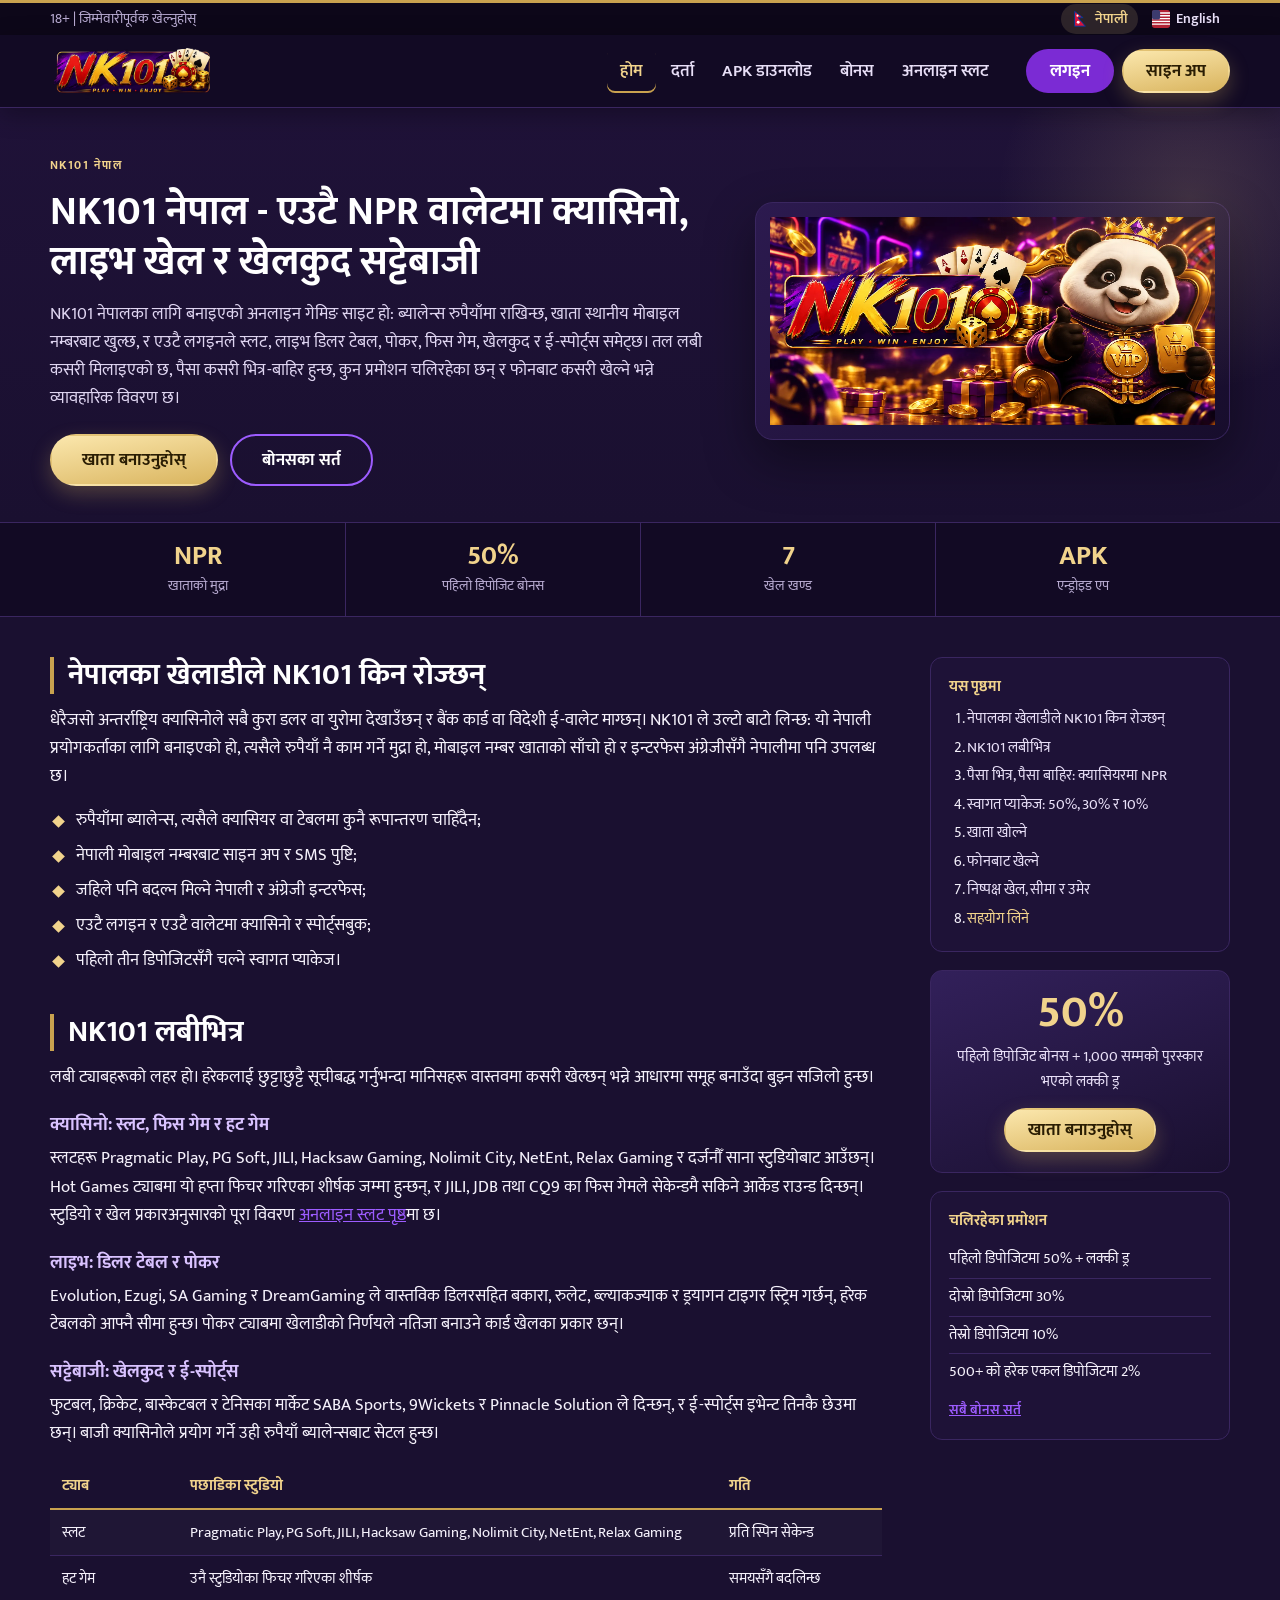
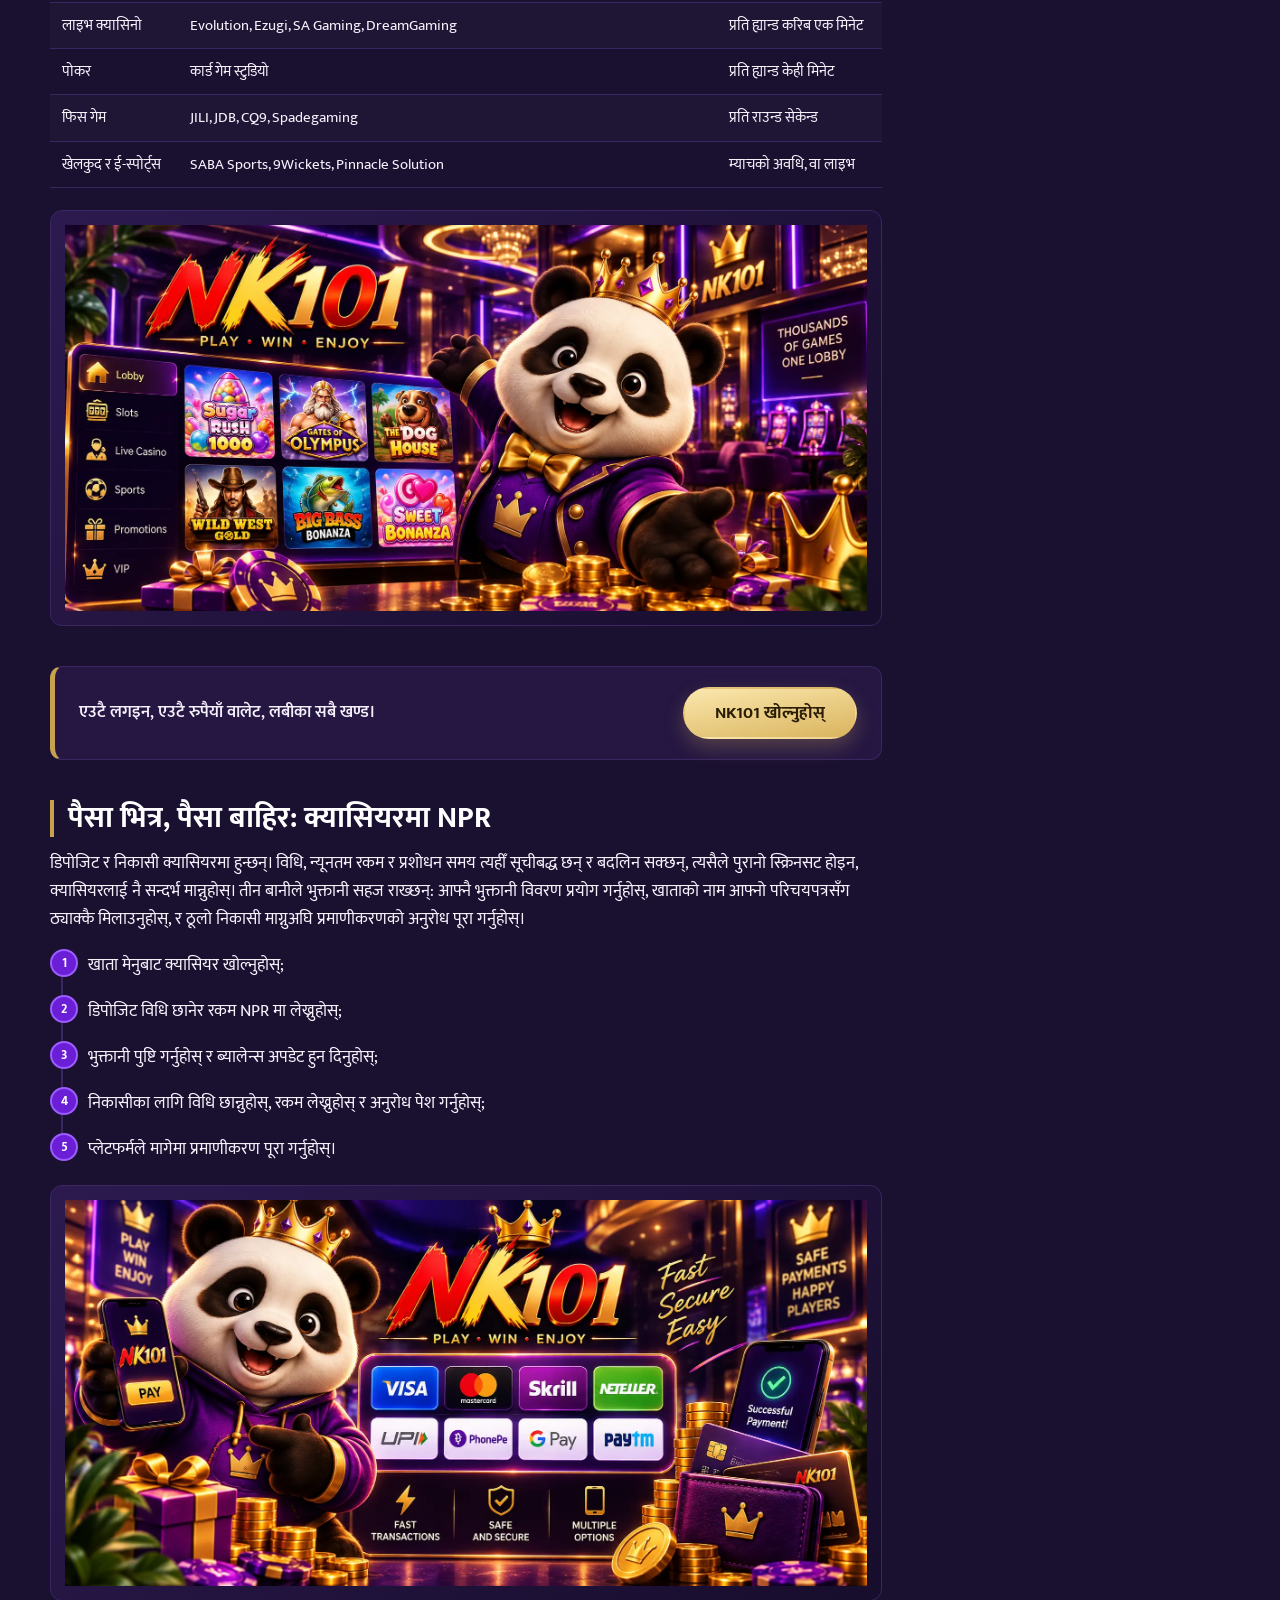
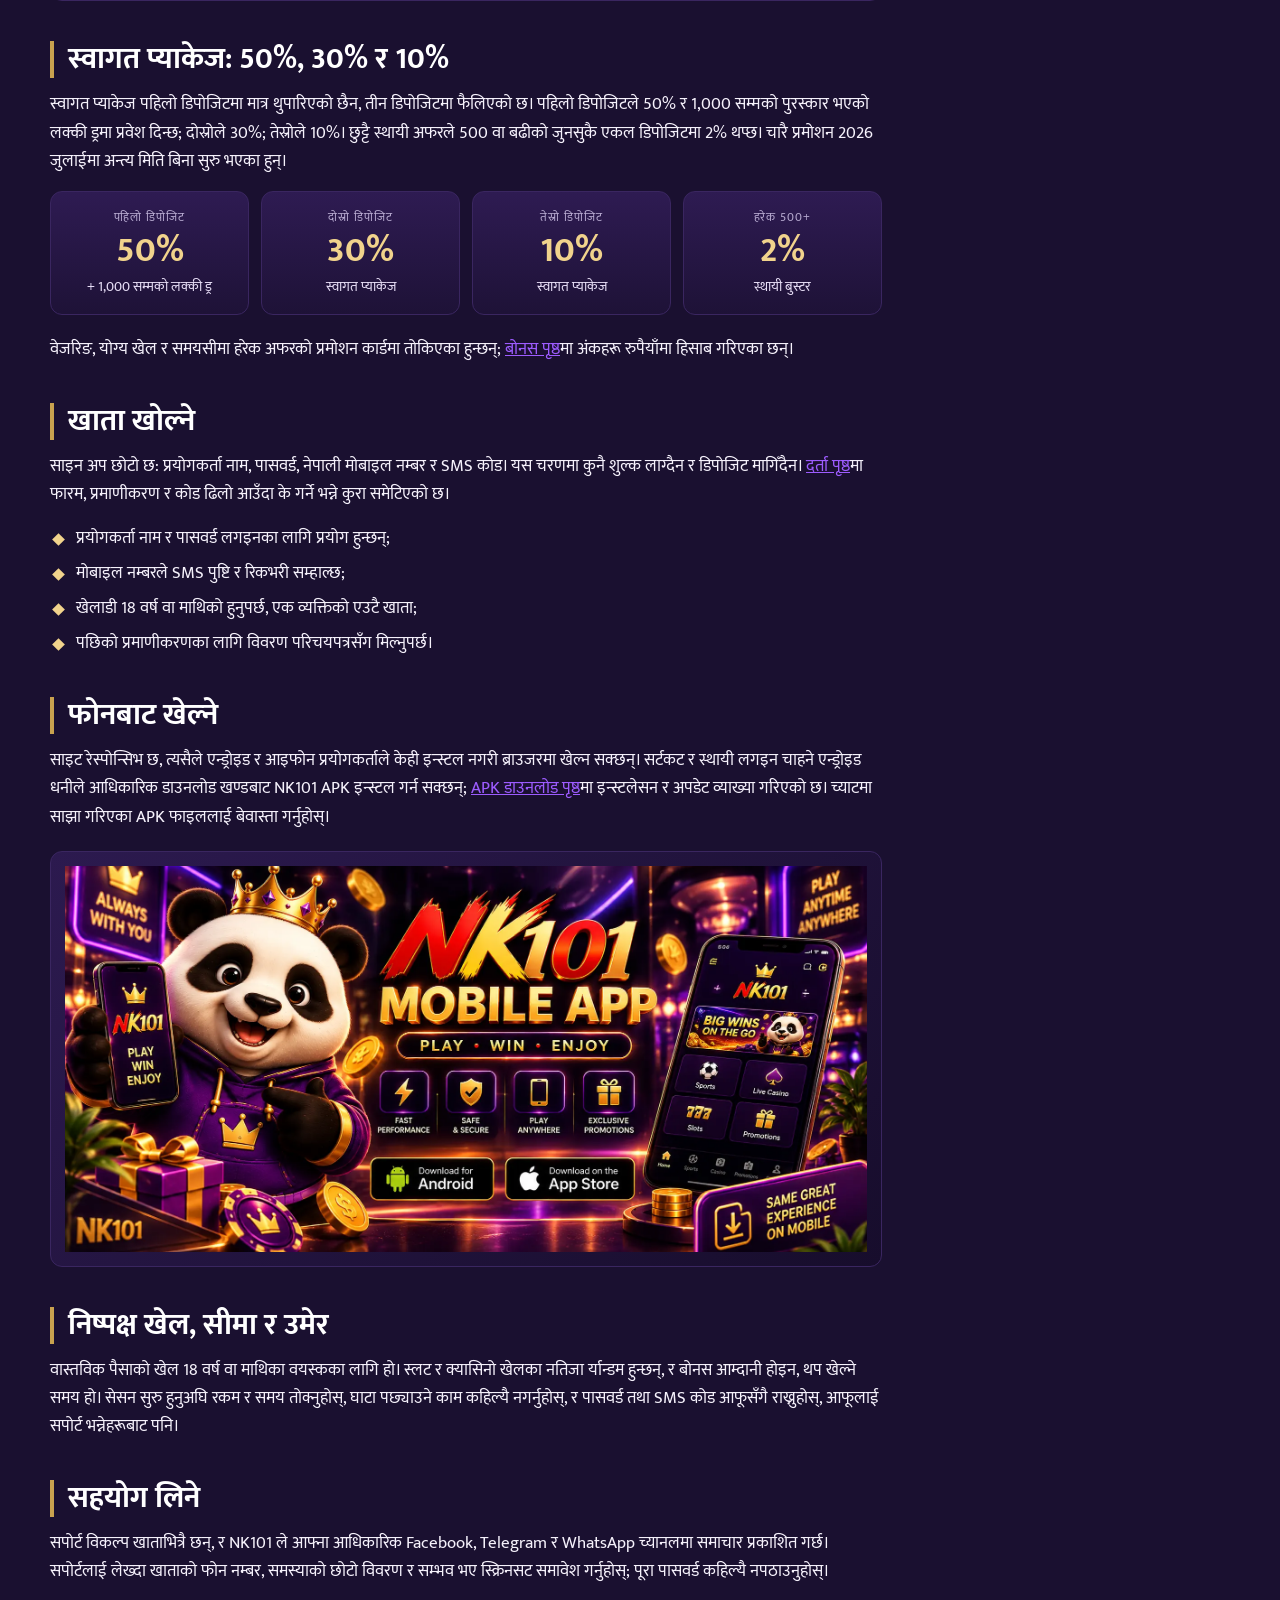
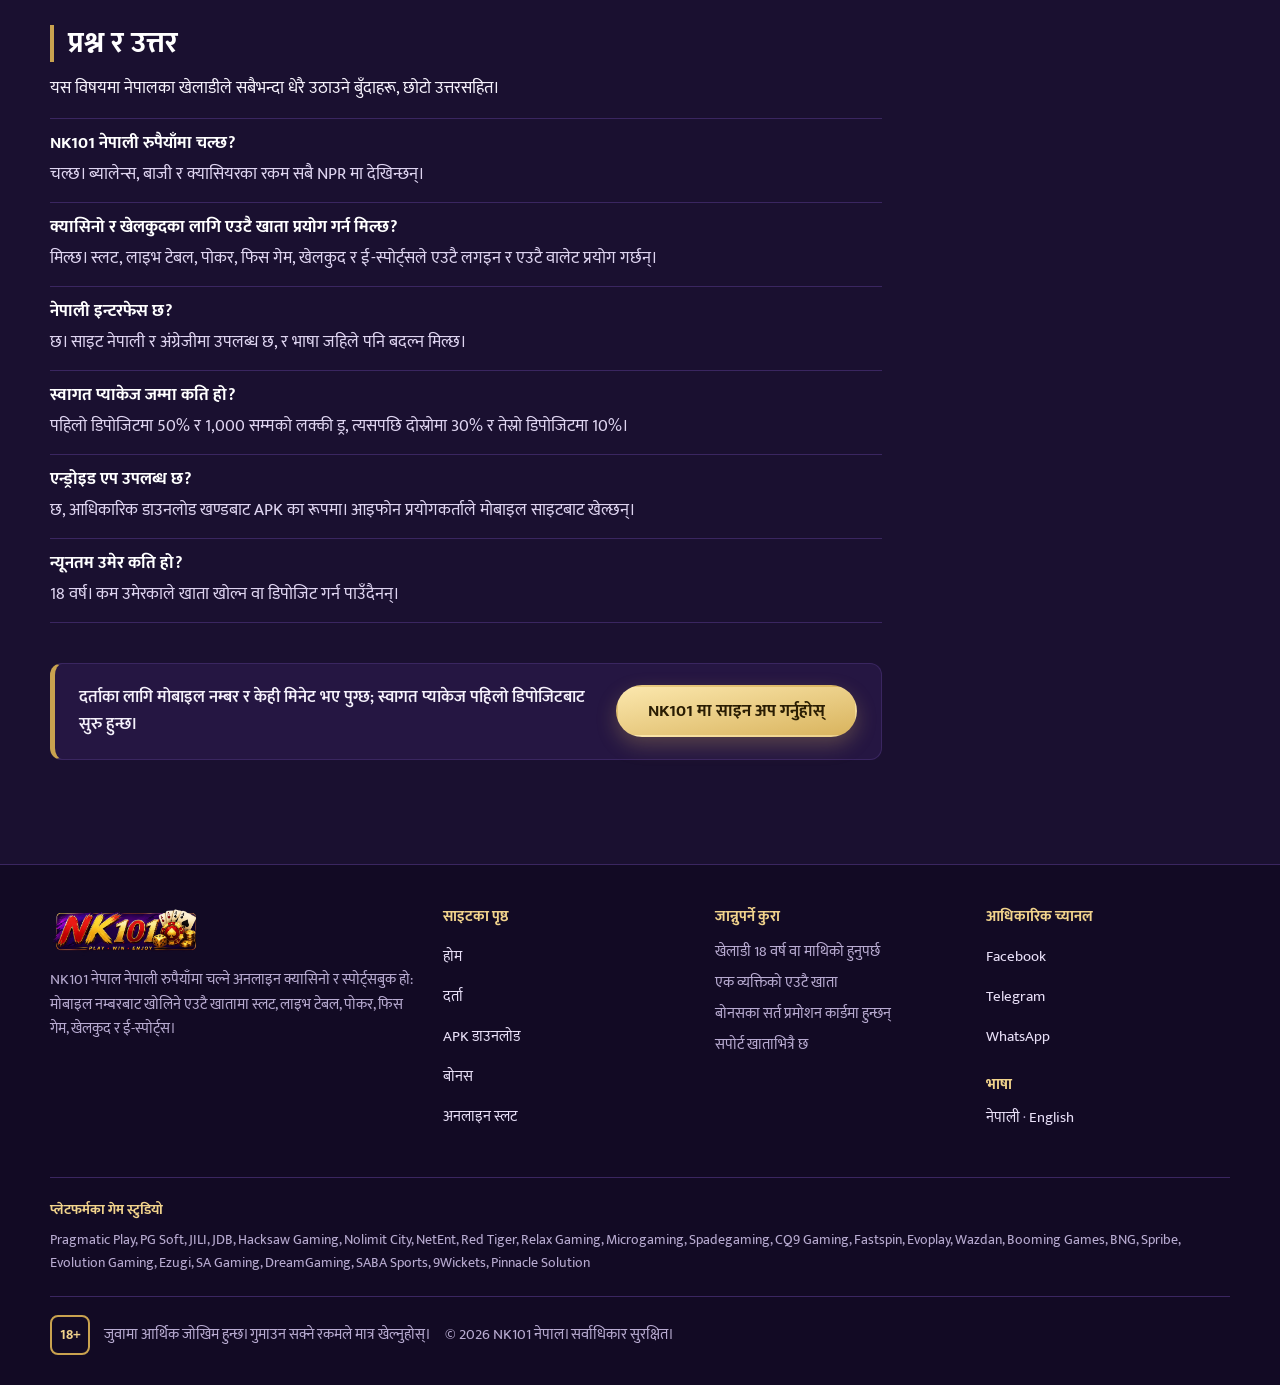
<file: index.html>
<!DOCTYPE html>
<html lang="ne" data-site="nk101">
<head>
<meta charset="utf-8">
 
<meta name="viewport" content="width=device-width, initial-scale=1, viewport-fit=cover">
<title>NK101 नेपाल - क्यासिनो खेल, लाइभ टेबल र सट्टेबाजी NPR मा</title>
<meta name="description" content="NK101 ले नेपालका खेलाडीलाई स्लट, लाइभ क्यासिनो, फिस गेम र खेलकुद सट्टेबाजीका लागि एउटै रुपैयाँ वालेट, नेपाली मोबाइल नम्बरबाट साइन अप, एन्ड्रोइड APK र पहिलो तीन डिपोजिटमा 50%, 30% र 10% को स्वागत प्याकेज दिन्छ।">
<link rel="canonical" href="https://nk101.vercel.app/">
<link rel="alternate" hreflang="ne" href="https://nk101.vercel.app/">
<link rel="alternate" hreflang="en" href="https://nk101.vercel.app/en/">
<link rel="alternate" hreflang="x-default" href="https://nk101.vercel.app/">
<meta name="robots" content="index, follow, max-image-preview:large">
<meta name="theme-color" content="#120a24">
<meta property="og:type" content="article">
<meta property="og:site_name" content="NK101 नेपाल">
<meta property="og:locale" content="ne_NP">
<meta property="og:locale:alternate" content="en_US">
<meta property="og:title" content="NK101 नेपाल - क्यासिनो खेल, लाइभ टेबल र सट्टेबाजी NPR मा">
<meta property="og:description" content="NK101 ले नेपालका खेलाडीलाई स्लट, लाइभ क्यासिनो, फिस गेम र खेलकुद सट्टेबाजीका लागि एउटै रुपैयाँ वालेट, नेपाली मोबाइल नम्बरबाट साइन अप, एन्ड्रोइड APK र पहिलो तीन डिपोजिटमा 50%, 30% र 10% को स्वागत प्याकेज दिन्छ।">
<meta property="og:url" content="https://nk101.vercel.app/">
<meta property="og:image" content="https://nk101.vercel.app/images/nk101-home-hero.webp">
<meta property="og:image:width" content="1280">
<meta property="og:image:height" content="640">
<meta name="twitter:card" content="summary_large_image">
<link rel="icon" type="image/png" sizes="32x32" href="/images/favicon.png">
<link rel="apple-touch-icon" href="/images/icon-180.png">
<link rel="preconnect" href="https://fonts.googleapis.com">
<link rel="preconnect" href="https://fonts.gstatic.com" crossorigin>
<link rel="stylesheet" href="https://fonts.googleapis.com/css2?family=Mukta:wght@400;600;700&display=swap">
<link rel="stylesheet" href="/assets/site.css">
<script type="application/ld+json">{"@context": "https://schema.org", "@type": "WebSite", "@id": "https://nk101.vercel.app/#site", "url": "https://nk101.vercel.app/", "name": "NK101 Nepal", "inLanguage": ["ne", "en"], "publisher": {"@type": "Organization", "@id": "https://nk101.vercel.app/#org", "name": "NK101", "url": "https://nk101.vercel.app/", "logo": "https://nk101.vercel.app/images/logo-nk101.webp", "sameAs": ["https://www.facebook.com/profile.php?id=61592459762964", "https://t.me/nk101channel", "https://www.whatsapp.com/channel/0029VbD0jE790x2sHs5jem3N"]}}</script>
<script type="application/ld+json">{"@context": "https://schema.org", "@type": "WebPage", "@id": "https://nk101.vercel.app/", "url": "https://nk101.vercel.app/", "name": "NK101 नेपाल - क्यासिनो खेल, लाइभ टेबल र सट्टेबाजी NPR मा", "description": "NK101 ले नेपालका खेलाडीलाई स्लट, लाइभ क्यासिनो, फिस गेम र खेलकुद सट्टेबाजीका लागि एउटै रुपैयाँ वालेट, नेपाली मोबाइल नम्बरबाट साइन अप, एन्ड्रोइड APK र पहिलो तीन डिपोजिटमा 50%, 30% र 10% को स्वागत प्याकेज दिन्छ।", "inLanguage": "ne", "isPartOf": {"@id": "https://nk101.vercel.app/#site"}, "image": "https://nk101.vercel.app/images/nk101-home-hero.webp", "dateModified": "2026-09-21"}</script>
<script type="application/ld+json">{"@context": "https://schema.org", "@type": "FAQPage", "mainEntity": [{"@type": "Question", "name": "NK101 नेपाली रुपैयाँमा चल्छ?", "acceptedAnswer": {"@type": "Answer", "text": "चल्छ। ब्यालेन्स, बाजी र क्यासियरका रकम सबै NPR मा देखिन्छन्।"}}, {"@type": "Question", "name": "क्यासिनो र खेलकुदका लागि एउटै खाता प्रयोग गर्न मिल्छ?", "acceptedAnswer": {"@type": "Answer", "text": "मिल्छ। स्लट, लाइभ टेबल, पोकर, फिस गेम, खेलकुद र ई-स्पोर्ट्सले एउटै लगइन र एउटै वालेट प्रयोग गर्छन्।"}}, {"@type": "Question", "name": "नेपाली इन्टरफेस छ?", "acceptedAnswer": {"@type": "Answer", "text": "छ। साइट नेपाली र अंग्रेजीमा उपलब्ध छ, र भाषा जहिले पनि बदल्न मिल्छ।"}}, {"@type": "Question", "name": "स्वागत प्याकेज जम्मा कति हो?", "acceptedAnswer": {"@type": "Answer", "text": "पहिलो डिपोजिटमा 50% र 1,000 सम्मको लक्की ड्र, त्यसपछि दोस्रोमा 30% र तेस्रो डिपोजिटमा 10%।"}}, {"@type": "Question", "name": "एन्ड्रोइड एप उपलब्ध छ?", "acceptedAnswer": {"@type": "Answer", "text": "छ, आधिकारिक डाउनलोड खण्डबाट APK का रूपमा। आइफोन प्रयोगकर्ताले मोबाइल साइटबाट खेल्छन्।"}}, {"@type": "Question", "name": "न्यूनतम उमेर कति हो?", "acceptedAnswer": {"@type": "Answer", "text": "18 वर्ष। कम उमेरकाले खाता खोल्न वा डिपोजिट गर्न पाउँदैनन्।"}}]}</script>
</head>
<body>
<a class="nk-skip" href="#content">मुख्य सामग्रीमा जानुहोस्</a>

<header class="nk-header">
  <div class="nk-topbar">
    <div class="nk-wrap nk-topbar__in">
      <span class="nk-topbar__note">18+ | जिम्मेवारीपूर्वक खेल्नुहोस्</span>
      <div class="nk-langs" aria-label="भाषा">
          <a href="/" hreflang="ne" lang="ne" class="is-current"><svg viewBox="0 0 20 20" width="18" height="18" aria-hidden="true"><path d="M4 1.5 13.5 8.6H8L16 18H4z" fill="#dc143c" stroke="#003893" stroke-width="1.1" stroke-linejoin="round"/><circle cx="7.2" cy="6.3" r="1.2" fill="#fff"/><circle cx="8" cy="13.6" r="1.6" fill="#fff"/></svg><span>नेपाली</span></a>
          <a href="/en/" hreflang="en" lang="en"><svg viewBox="0 0 20 20" width="18" height="18" aria-hidden="true"><rect width="20" height="20" rx="3" fill="#b22234"/><path d="M0 3.3h20M0 6.4h20M0 9.5h20M0 12.6h20M0 15.7h20" stroke="#fff" stroke-width="1.5"/><rect width="9" height="10.5" rx="2" fill="#3c3b6e"/></svg><span>English</span></a>
      </div>
    </div>
  </div>
  <div class="nk-bar">
    <div class="nk-wrap nk-bar__in">
      <a class="nk-logo" href="/"><img src="/images/logo-nk101.webp" width="200" height="62" alt="NK101" onerror="this.outerHTML='<b class=nk-logo__text>NK101</b>'"></a>
      <nav class="nk-nav" id="nk-nav" aria-label="साइट नेभिगेसन">
        <a href="/" aria-current="page">होम</a>
        <a href="/registration/">दर्ता</a>
        <a href="/apk-download/">APK डाउनलोड</a>
        <a href="/bonus/">बोनस</a>
        <a href="/online-slots/">अनलाइन स्लट</a>
        <div class="nk-nav__auth">
          <a class="nk-btn nk-btn--ghost" href="/go/" rel="nofollow">लगइन</a>
          <a class="nk-btn nk-btn--gold" href="/go/" rel="nofollow">साइन अप</a>
        </div>
      </nav>
      <div class="nk-auth">
        <a class="nk-btn nk-btn--ghost" href="/go/" rel="nofollow">लगइन</a>
        <a class="nk-btn nk-btn--gold" href="/go/" rel="nofollow">साइन अप</a>
      </div>
      <button class="nk-menu-btn" type="button" data-nav-toggle aria-controls="nk-nav" aria-expanded="false"><span class="nk-menu-btn__bars" aria-hidden="true"></span><span>मेनु</span></button>
    </div>
  </div>
</header>

<main id="content">
  <section class="nk-hero">
    <div class="nk-wrap nk-hero__grid">
      <div class="nk-hero__copy">
        <p class="nk-eyebrow">NK101 नेपाल</p>
        
        <h1>NK101 नेपाल - एउटै NPR वालेटमा क्यासिनो, लाइभ खेल र खेलकुद सट्टेबाजी</h1>
        <p class="nk-lead">NK101 नेपालका लागि बनाइएको अनलाइन गेमिङ साइट हो: ब्यालेन्स रुपैयाँमा राखिन्छ, खाता स्थानीय मोबाइल नम्बरबाट खुल्छ, र एउटै लगइनले स्लट, लाइभ डिलर टेबल, पोकर, फिस गेम, खेलकुद र ई-स्पोर्ट्स समेट्छ। तल लबी कसरी मिलाइएको छ, पैसा कसरी भित्र-बाहिर हुन्छ, कुन प्रमोशन चलिरहेका छन् र फोनबाट कसरी खेल्ने भन्ने व्यावहारिक विवरण छ।</p>
        <div class="nk-hero__cta">
          <a class="nk-btn nk-btn--gold nk-btn--big" href="/go/" rel="nofollow">खाता बनाउनुहोस्</a>
          <a class="nk-btn nk-btn--line nk-btn--big" href="/bonus/">बोनसका सर्त</a>
        </div>
      </div>
      <figure class="nk-hero__media"><img src="/images/nk101-home-hero.webp" width="1280" height="640" alt="क्यासिनो, लाइभ र खेलकुद खण्ड भएको NK101 नेपालको होम स्क्रिन" fetchpriority="high"></figure>
    </div>
  </section>

  <section class="nk-facts" aria-label="मुख्य तथ्य">
    <div class="nk-wrap nk-facts__grid">
      <div class="nk-tile"><span class="nk-tile__v">NPR</span><span class="nk-tile__l">खाताको मुद्रा</span></div>
      <div class="nk-tile"><span class="nk-tile__v">50%</span><span class="nk-tile__l">पहिलो डिपोजिट बोनस</span></div>
      <div class="nk-tile"><span class="nk-tile__v">7</span><span class="nk-tile__l">खेल खण्ड</span></div>
      <div class="nk-tile"><span class="nk-tile__v">APK</span><span class="nk-tile__l">एन्ड्रोइड एप</span></div>
    </div>
  </section>

  <div class="nk-wrap nk-layout">
    <article class="nk-article">

<section id="why">
<h2>नेपालका खेलाडीले NK101 किन रोज्छन्</h2>
<p>धेरैजसो अन्तर्राष्ट्रिय क्यासिनोले सबै कुरा डलर वा युरोमा देखाउँछन् र बैंक कार्ड वा विदेशी ई-वालेट माग्छन्। NK101 ले उल्टो बाटो लिन्छ: यो नेपाली प्रयोगकर्ताका लागि बनाइएको हो, त्यसैले रुपैयाँ नै काम गर्ने मुद्रा हो, मोबाइल नम्बर खाताको साँचो हो र इन्टरफेस अंग्रेजीसँगै नेपालीमा पनि उपलब्ध छ।</p>
<ul class="nk-list">
    <li>रुपैयाँमा ब्यालेन्स, त्यसैले क्यासियर वा टेबलमा कुनै रूपान्तरण चाहिँदैन;</li>
    <li>नेपाली मोबाइल नम्बरबाट साइन अप र SMS पुष्टि;</li>
    <li>जहिले पनि बदल्न मिल्ने नेपाली र अंग्रेजी इन्टरफेस;</li>
    <li>एउटै लगइन र एउटै वालेटमा क्यासिनो र स्पोर्ट्सबुक;</li>
    <li>पहिलो तीन डिपोजिटसँगै चल्ने स्वागत प्याकेज।</li>
</ul>
</section>

<section id="lobby">
<h2>NK101 लबीभित्र</h2>
<p>लबी ट्याबहरूको लहर हो। हरेकलाई छुट्टाछुट्टै सूचीबद्ध गर्नुभन्दा मानिसहरू वास्तवमा कसरी खेल्छन् भन्ने आधारमा समूह बनाउँदा बुझ्न सजिलो हुन्छ।</p>
<h3>क्यासिनो: स्लट, फिस गेम र हट गेम</h3>
<p>स्लटहरू Pragmatic Play, PG Soft, JILI, Hacksaw Gaming, Nolimit City, NetEnt, Relax Gaming र दर्जनौँ साना स्टुडियोबाट आउँछन्। Hot Games ट्याबमा यो हप्ता फिचर गरिएका शीर्षक जम्मा हुन्छन्, र JILI, JDB तथा CQ9 का फिस गेमले सेकेन्डमै सकिने आर्केड राउन्ड दिन्छन्। स्टुडियो र खेल प्रकारअनुसारको पूरा विवरण <a href="/online-slots/">अनलाइन स्लट पृष्ठ</a>मा छ।</p>
<h3>लाइभ: डिलर टेबल र पोकर</h3>
<p>Evolution, Ezugi, SA Gaming र DreamGaming ले वास्तविक डिलरसहित बकारा, रुलेट, ब्ल्याकज्याक र ड्रयागन टाइगर स्ट्रिम गर्छन्, हरेक टेबलको आफ्नै सीमा हुन्छ। पोकर ट्याबमा खेलाडीको निर्णयले नतिजा बनाउने कार्ड खेलका प्रकार छन्।</p>
<h3>सट्टेबाजी: खेलकुद र ई-स्पोर्ट्स</h3>
<p>फुटबल, क्रिकेट, बास्केटबल र टेनिसका मार्केट SABA Sports, 9Wickets र Pinnacle Solution ले दिन्छन्, र ई-स्पोर्ट्स इभेन्ट तिनकै छेउमा छन्। बाजी क्यासिनोले प्रयोग गर्ने उही रुपैयाँ ब्यालेन्सबाट सेटल हुन्छ।</p>
<div class="nk-scroll"><table class="nk-table">
  <thead><tr><th scope="col">ट्याब</th><th scope="col">पछाडिका स्टुडियो</th><th scope="col">गति</th></tr></thead>
  <tbody>
    <tr><td>स्लट</td><td>Pragmatic Play, PG Soft, JILI, Hacksaw Gaming, Nolimit City, NetEnt, Relax Gaming</td><td>प्रति स्पिन सेकेन्ड</td></tr>
    <tr><td>हट गेम</td><td>उनै स्टुडियोका फिचर गरिएका शीर्षक</td><td>समयसँगै बदलिन्छ</td></tr>
    <tr><td>लाइभ क्यासिनो</td><td>Evolution, Ezugi, SA Gaming, DreamGaming</td><td>प्रति ह्यान्ड करिब एक मिनेट</td></tr>
    <tr><td>पोकर</td><td>कार्ड गेम स्टुडियो</td><td>प्रति ह्यान्ड केही मिनेट</td></tr>
    <tr><td>फिस गेम</td><td>JILI, JDB, CQ9, Spadegaming</td><td>प्रति राउन्ड सेकेन्ड</td></tr>
    <tr><td>खेलकुद र ई-स्पोर्ट्स</td><td>SABA Sports, 9Wickets, Pinnacle Solution</td><td>म्याचको अवधि, वा लाइभ</td></tr>
  </tbody>
</table></div>
<figure class="nk-figure"><img src="/images/nk101-home-lobby.webp" width="960" height="480" alt="NK101 लबीका ट्याब: स्लट, हट गेम, लाइभ क्यासिनो, पोकर, फिस गेम, खेलकुद" loading="lazy" decoding="async"></figure>
</section>

<div class="nk-promo"><p class="nk-promo__text">एउटै लगइन, एउटै रुपैयाँ वालेट, लबीका सबै खण्ड।</p><a class="nk-btn nk-btn--gold nk-btn--big" href="/go/" rel="nofollow">NK101 खोल्नुहोस्</a></div>

<section id="money">
<h2>पैसा भित्र, पैसा बाहिर: क्यासियरमा NPR</h2>
<p>डिपोजिट र निकासी क्यासियरमा हुन्छन्। विधि, न्यूनतम रकम र प्रशोधन समय त्यहीँ सूचीबद्ध छन् र बदलिन सक्छन्, त्यसैले पुरानो स्क्रिनसट होइन, क्यासियरलाई नै सन्दर्भ मान्नुहोस्। तीन बानीले भुक्तानी सहज राख्छन्: आफ्नै भुक्तानी विवरण प्रयोग गर्नुहोस्, खाताको नाम आफ्नो परिचयपत्रसँग ठ्याक्कै मिलाउनुहोस्, र ठूलो निकासी माग्नुअघि प्रमाणीकरणको अनुरोध पूरा गर्नुहोस्।</p>
<ol class="nk-timeline">
    <li>खाता मेनुबाट क्यासियर खोल्नुहोस्;</li>
    <li>डिपोजिट विधि छानेर रकम NPR मा लेख्नुहोस्;</li>
    <li>भुक्तानी पुष्टि गर्नुहोस् र ब्यालेन्स अपडेट हुन दिनुहोस्;</li>
    <li>निकासीका लागि विधि छान्नुहोस्, रकम लेख्नुहोस् र अनुरोध पेश गर्नुहोस्;</li>
    <li>प्लेटफर्मले मागेमा प्रमाणीकरण पूरा गर्नुहोस्।</li>
</ol>
<figure class="nk-figure"><img src="/images/nk101-home-payments.webp" width="960" height="480" alt="नेपाली रुपैयाँमा डिपोजिट र निकासी भएको NK101 क्यासियर" loading="lazy" decoding="async"></figure>
</section>

<section id="welcome">
<h2>स्वागत प्याकेज: 50%, 30% र 10%</h2>
<p>स्वागत प्याकेज पहिलो डिपोजिटमा मात्र थुपारिएको छैन, तीन डिपोजिटमा फैलिएको छ। पहिलो डिपोजिटले 50% र 1,000 सम्मको पुरस्कार भएको लक्की ड्रमा प्रवेश दिन्छ; दोस्रोले 30%; तेस्रोले 10%। छुट्टै स्थायी अफरले 500 वा बढीको जुनसुकै एकल डिपोजिटमा 2% थप्छ। चारै प्रमोशन 2026 जुलाईमा अन्त्य मिति बिना सुरु भएका हुन्।</p>
<div class="nk-ladder">
  <div class="nk-rung"><span class="nk-rung__step">पहिलो डिपोजिट</span><span class="nk-rung__pct">50%</span><span class="nk-rung__cap">+ 1,000 सम्मको लक्की ड्र</span></div>
  <div class="nk-rung"><span class="nk-rung__step">दोस्रो डिपोजिट</span><span class="nk-rung__pct">30%</span><span class="nk-rung__cap">स्वागत प्याकेज</span></div>
  <div class="nk-rung"><span class="nk-rung__step">तेस्रो डिपोजिट</span><span class="nk-rung__pct">10%</span><span class="nk-rung__cap">स्वागत प्याकेज</span></div>
  <div class="nk-rung"><span class="nk-rung__step">हरेक 500+</span><span class="nk-rung__pct">2%</span><span class="nk-rung__cap">स्थायी बुस्टर</span></div>
</div>
<p>वेजरिङ, योग्य खेल र समयसीमा हरेक अफरको प्रमोशन कार्डमा तोकिएका हुन्छन्; <a href="/bonus/">बोनस पृष्ठ</a>मा अंकहरू रुपैयाँमा हिसाब गरिएका छन्।</p>
</section>

<section id="account">
<h2>खाता खोल्ने</h2>
<p>साइन अप छोटो छ: प्रयोगकर्ता नाम, पासवर्ड, नेपाली मोबाइल नम्बर र SMS कोड। यस चरणमा कुनै शुल्क लाग्दैन र डिपोजिट मागिँदैन। <a href="/registration/">दर्ता पृष्ठ</a>मा फारम, प्रमाणीकरण र कोड ढिलो आउँदा के गर्ने भन्ने कुरा समेटिएको छ।</p>
<ul class="nk-list">
    <li>प्रयोगकर्ता नाम र पासवर्ड लगइनका लागि प्रयोग हुन्छन्;</li>
    <li>मोबाइल नम्बरले SMS पुष्टि र रिकभरी सम्हाल्छ;</li>
    <li>खेलाडी 18 वर्ष वा माथिको हुनुपर्छ, एक व्यक्तिको एउटै खाता;</li>
    <li>पछिको प्रमाणीकरणका लागि विवरण परिचयपत्रसँग मिल्नुपर्छ।</li>
</ul>
</section>

<section id="phone">
<h2>फोनबाट खेल्ने</h2>
<p>साइट रेस्पोन्सिभ छ, त्यसैले एन्ड्रोइड र आइफोन प्रयोगकर्ताले केही इन्स्टल नगरी ब्राउजरमा खेल्न सक्छन्। सर्टकट र स्थायी लगइन चाहने एन्ड्रोइड धनीले आधिकारिक डाउनलोड खण्डबाट NK101 APK इन्स्टल गर्न सक्छन्; <a href="/apk-download/">APK डाउनलोड पृष्ठ</a>मा इन्स्टलेसन र अपडेट व्याख्या गरिएको छ। च्याटमा साझा गरिएका APK फाइललाई बेवास्ता गर्नुहोस्।</p>
<figure class="nk-figure"><img src="/images/nk101-home-app.webp" width="960" height="480" alt="स्मार्टफोनमा NK101: मोबाइल साइट र एन्ड्रोइड एप" loading="lazy" decoding="async"></figure>
</section>

<section id="fair">
<h2>निष्पक्ष खेल, सीमा र उमेर</h2>
<p>वास्तविक पैसाको खेल 18 वर्ष वा माथिका वयस्कका लागि हो। स्लट र क्यासिनो खेलका नतिजा र्यान्डम हुन्छन्, र बोनस आम्दानी होइन, थप खेल्ने समय हो। सेसन सुरु हुनुअघि रकम र समय तोक्नुहोस्, घाटा पछ्याउने काम कहिल्यै नगर्नुहोस्, र पासवर्ड तथा SMS कोड आफूसँगै राख्नुहोस्, आफूलाई सपोर्ट भन्नेहरूबाट पनि।</p>
</section>

<section id="help">
<h2>सहयोग लिने</h2>
<p>सपोर्ट विकल्प खाताभित्रै छन्, र NK101 ले आफ्ना आधिकारिक Facebook, Telegram र WhatsApp च्यानलमा समाचार प्रकाशित गर्छ। सपोर्टलाई लेख्दा खाताको फोन नम्बर, समस्याको छोटो विवरण र सम्भव भए स्क्रिनसट समावेश गर्नुहोस्; पूरा पासवर्ड कहिल्यै नपठाउनुहोस्।</p>
</section>

      <section id="faq" class="nk-faq">
        <h2>प्रश्न र उत्तर</h2>
        <p>यस विषयमा नेपालका खेलाडीले सबैभन्दा धेरै उठाउने बुँदाहरू, छोटो उत्तरसहित।</p>
      <div class="nk-qa"><h3>NK101 नेपाली रुपैयाँमा चल्छ?</h3><p>चल्छ। ब्यालेन्स, बाजी र क्यासियरका रकम सबै NPR मा देखिन्छन्।</p></div>
      <div class="nk-qa"><h3>क्यासिनो र खेलकुदका लागि एउटै खाता प्रयोग गर्न मिल्छ?</h3><p>मिल्छ। स्लट, लाइभ टेबल, पोकर, फिस गेम, खेलकुद र ई-स्पोर्ट्सले एउटै लगइन र एउटै वालेट प्रयोग गर्छन्।</p></div>
      <div class="nk-qa"><h3>नेपाली इन्टरफेस छ?</h3><p>छ। साइट नेपाली र अंग्रेजीमा उपलब्ध छ, र भाषा जहिले पनि बदल्न मिल्छ।</p></div>
      <div class="nk-qa"><h3>स्वागत प्याकेज जम्मा कति हो?</h3><p>पहिलो डिपोजिटमा 50% र 1,000 सम्मको लक्की ड्र, त्यसपछि दोस्रोमा 30% र तेस्रो डिपोजिटमा 10%।</p></div>
      <div class="nk-qa"><h3>एन्ड्रोइड एप उपलब्ध छ?</h3><p>छ, आधिकारिक डाउनलोड खण्डबाट APK का रूपमा। आइफोन प्रयोगकर्ताले मोबाइल साइटबाट खेल्छन्।</p></div>
      <div class="nk-qa"><h3>न्यूनतम उमेर कति हो?</h3><p>18 वर्ष। कम उमेरकाले खाता खोल्न वा डिपोजिट गर्न पाउँदैनन्।</p></div>
      </section>
      <div class="nk-promo nk-promo--end"><p class="nk-promo__text">दर्ताका लागि मोबाइल नम्बर र केही मिनेट भए पुग्छ; स्वागत प्याकेज पहिलो डिपोजिटबाट सुरु हुन्छ।</p><a class="nk-btn nk-btn--gold nk-btn--big" href="/go/" rel="nofollow">NK101 मा साइन अप गर्नुहोस्</a></div>
    </article>

    <aside class="nk-side">
      <div class="nk-side__box nk-side__toc">
        <p class="nk-side__title">यस पृष्ठमा</p>
        <ol data-toc>
          <li><a href="#why">नेपालका खेलाडीले NK101 किन रोज्छन्</a></li>
          <li><a href="#lobby">NK101 लबीभित्र</a></li>
          <li><a href="#money">पैसा भित्र, पैसा बाहिर: क्यासियरमा NPR</a></li>
          <li><a href="#welcome">स्वागत प्याकेज: 50%, 30% र 10%</a></li>
          <li><a href="#account">खाता खोल्ने</a></li>
          <li><a href="#phone">फोनबाट खेल्ने</a></li>
          <li><a href="#fair">निष्पक्ष खेल, सीमा र उमेर</a></li>
          <li><a href="#help">सहयोग लिने</a></li>
        </ol>
      </div>
      <div class="nk-side__cta">
        <span class="nk-side__big">50%</span>
        <p>पहिलो डिपोजिट बोनस + 1,000 सम्मको पुरस्कार भएको लक्की ड्र</p>
        <a class="nk-btn nk-btn--gold" href="/go/" rel="nofollow">खाता बनाउनुहोस्</a>
      </div>
      <div class="nk-side__box">
        <p class="nk-side__title">चलिरहेका प्रमोशन</p>
        <ul class="nk-side__list">
          <li>पहिलो डिपोजिटमा 50% + लक्की ड्र</li>
          <li>दोस्रो डिपोजिटमा 30%</li>
          <li>तेस्रो डिपोजिटमा 10%</li>
          <li>500+ को हरेक एकल डिपोजिटमा 2%</li>
        </ul>
        <a class="nk-side__more" href="/bonus/">सबै बोनस सर्त</a>
      </div>
    </aside>
  </div>
</main>

<footer class="nk-footer">
  <div class="nk-wrap nk-footer__grid">
    <div class="nk-footer__col nk-footer__brand">
      <img src="/images/logo-nk101.webp" width="160" height="50" alt="NK101" loading="lazy" onerror="this.outerHTML='<b class=nk-logo__text>NK101</b>'">
      <p>NK101 नेपाल नेपाली रुपैयाँमा चल्ने अनलाइन क्यासिनो र स्पोर्ट्सबुक हो: मोबाइल नम्बरबाट खोलिने एउटै खातामा स्लट, लाइभ टेबल, पोकर, फिस गेम, खेलकुद र ई-स्पोर्ट्स।</p>
    </div>
    <div class="nk-footer__col">
      <p class="nk-footer__h">साइटका पृष्ठ</p>
      <ul>
          <li><a href="/">होम</a></li>
          <li><a href="/registration/">दर्ता</a></li>
          <li><a href="/apk-download/">APK डाउनलोड</a></li>
          <li><a href="/bonus/">बोनस</a></li>
          <li><a href="/online-slots/">अनलाइन स्लट</a></li>
      </ul>
    </div>
    <div class="nk-footer__col">
      <p class="nk-footer__h">जान्नुपर्ने कुरा</p>
      <ul class="nk-footer__plain">
          <li>खेलाडी 18 वर्ष वा माथिको हुनुपर्छ</li>
          <li>एक व्यक्तिको एउटै खाता</li>
          <li>बोनसका सर्त प्रमोशन कार्डमा हुन्छन्</li>
          <li>सपोर्ट खाताभित्रै छ</li>
      </ul>
    </div>
    <div class="nk-footer__col">
      <p class="nk-footer__h">आधिकारिक च्यानल</p>
      <ul>
          <li><a href="https://www.facebook.com/profile.php?id=61592459762964" rel="nofollow noopener" target="_blank">Facebook</a></li>
          <li><a href="https://t.me/nk101channel" rel="nofollow noopener" target="_blank">Telegram</a></li>
          <li><a href="https://www.whatsapp.com/channel/0029VbD0jE790x2sHs5jem3N" rel="nofollow noopener" target="_blank">WhatsApp</a></li>
      </ul>
      <p class="nk-footer__h">भाषा</p>
      <p class="nk-footer__langs"><a href="/" hreflang="ne" lang="ne">नेपाली</a> · <a href="/en/" hreflang="en" lang="en">English</a></p>
    </div>
  </div>
  <div class="nk-wrap nk-footer__studios">
    <p class="nk-footer__h">प्लेटफर्मका गेम स्टुडियो</p>
    <p>Pragmatic Play, PG Soft, JILI, JDB, Hacksaw Gaming, Nolimit City, NetEnt, Red Tiger, Relax Gaming, Microgaming, Spadegaming, CQ9 Gaming, Fastspin, Evoplay, Wazdan, Booming Games, BNG, Spribe, Evolution Gaming, Ezugi, SA Gaming, DreamGaming, SABA Sports, 9Wickets, Pinnacle Solution</p>
  </div>
  <div class="nk-wrap nk-footer__bottom">
    <span class="nk-age">18+</span>
    <p>जुवामा आर्थिक जोखिम हुन्छ। गुमाउन सक्ने रकमले मात्र खेल्नुहोस्।</p>
    <p>© 2026 NK101 नेपाल। सर्वाधिकार सुरक्षित।</p>
  </div>
</footer>

<div class="nk-dock">
  <a class="nk-dock__login" href="/go/" rel="nofollow">लगइन</a>
  <a class="nk-btn nk-btn--gold" href="/go/" rel="nofollow">साइन अप</a>
</div>
<button class="nk-top" type="button" data-top aria-label="माथि जानुहोस्" hidden>↑</button>
<script src="/assets/site.js" defer></script>
</body>
</html>
</file>
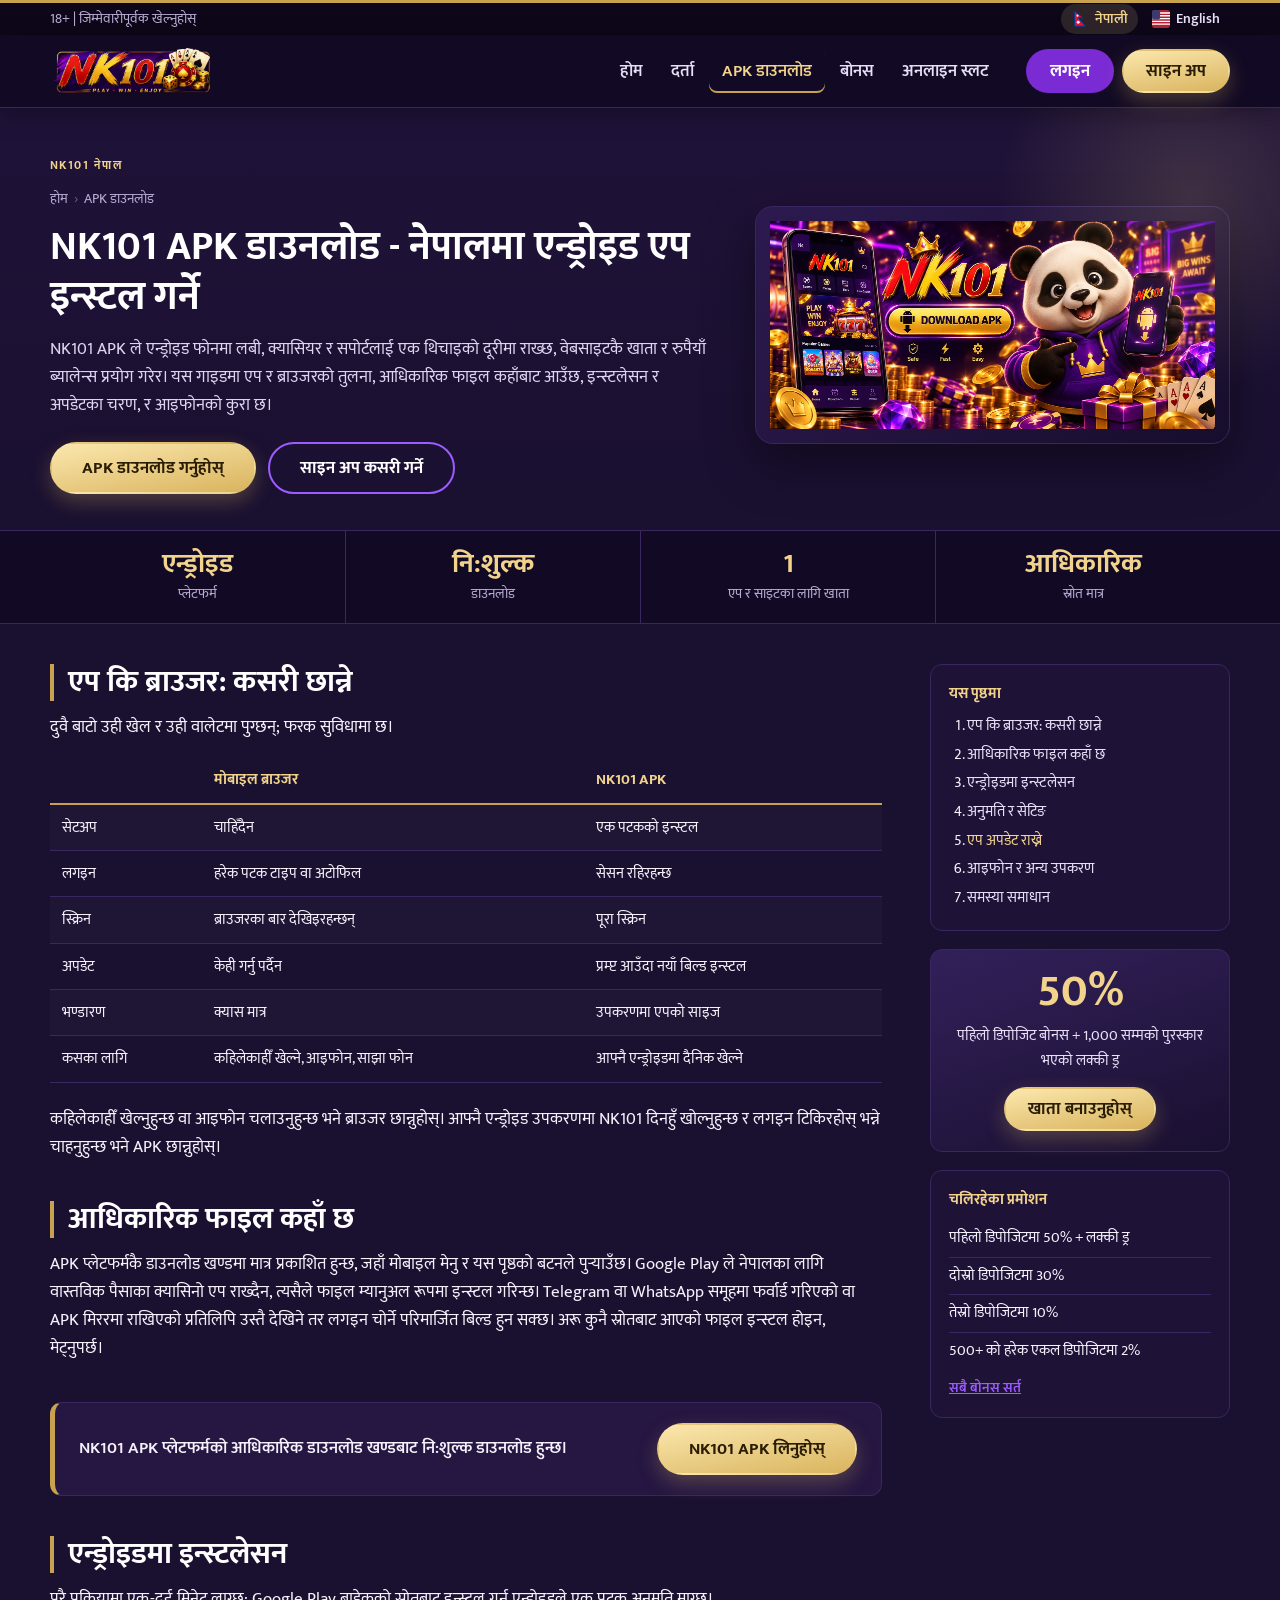
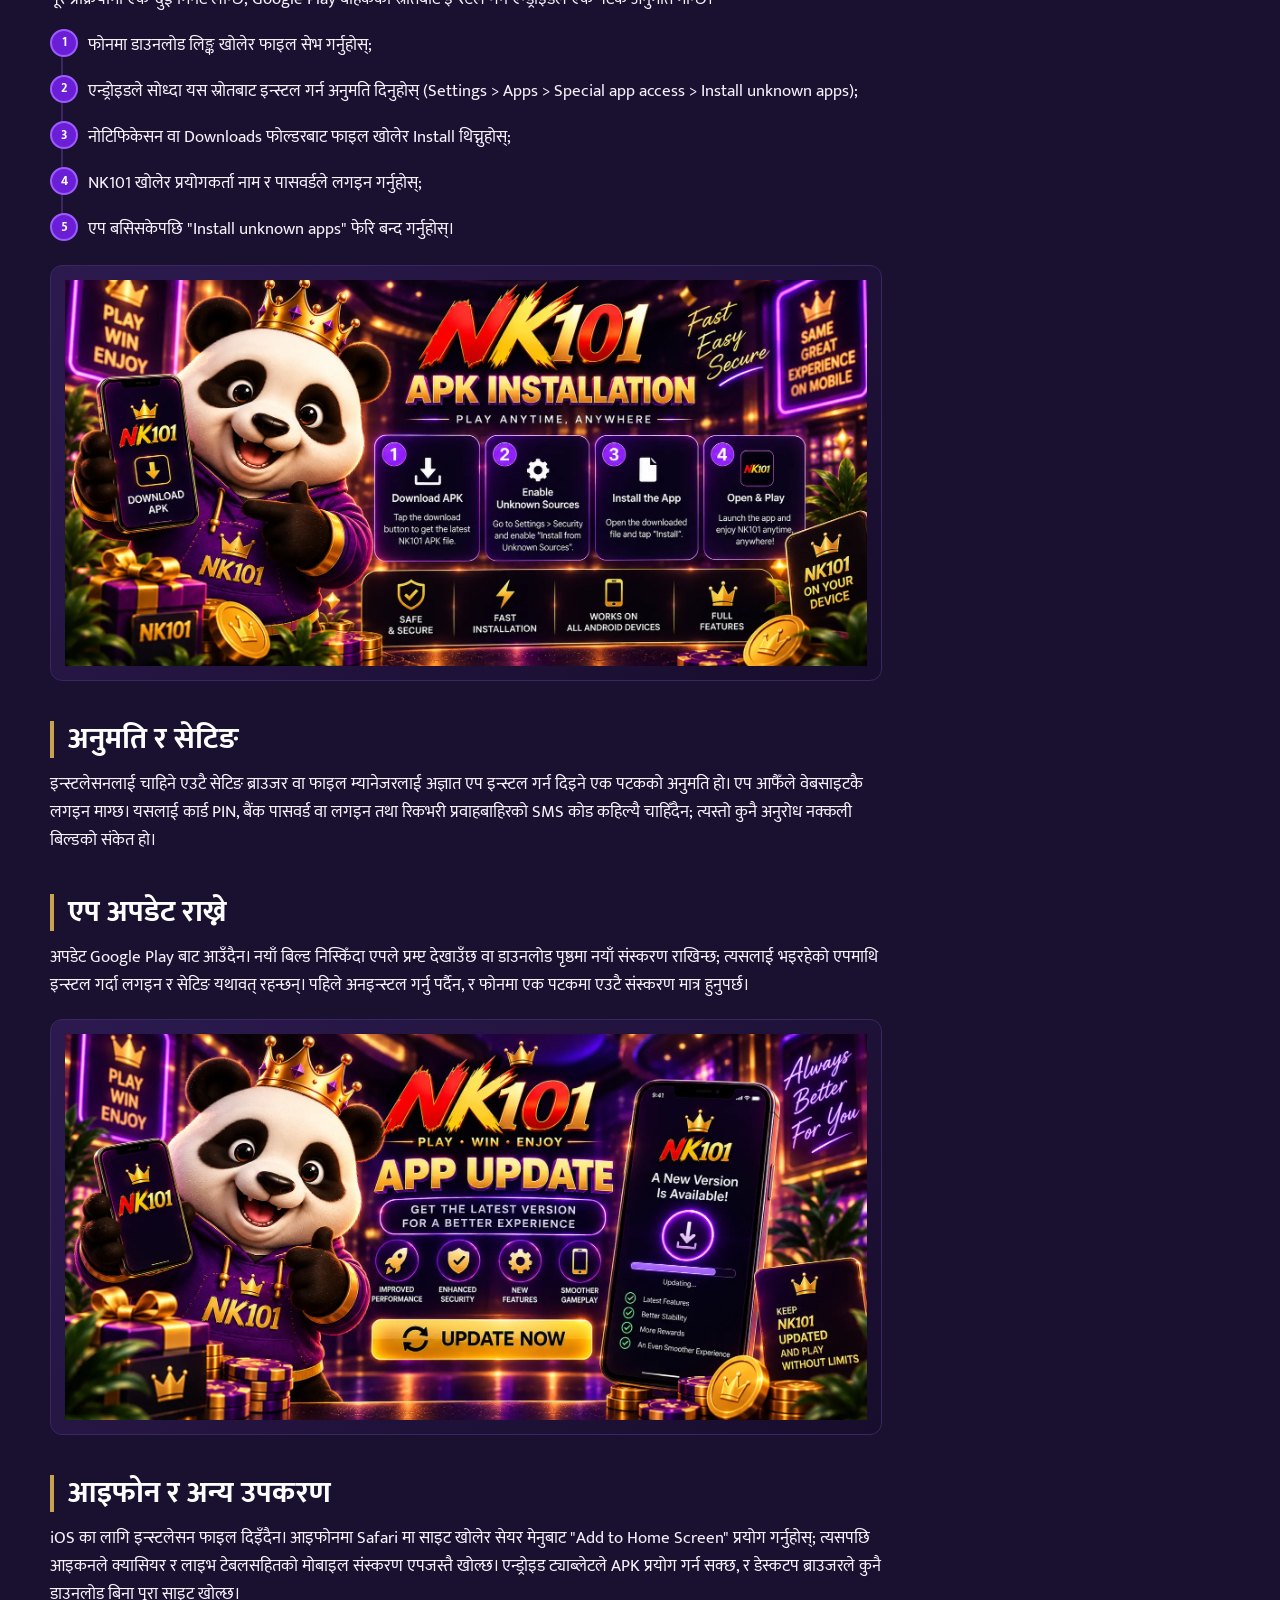
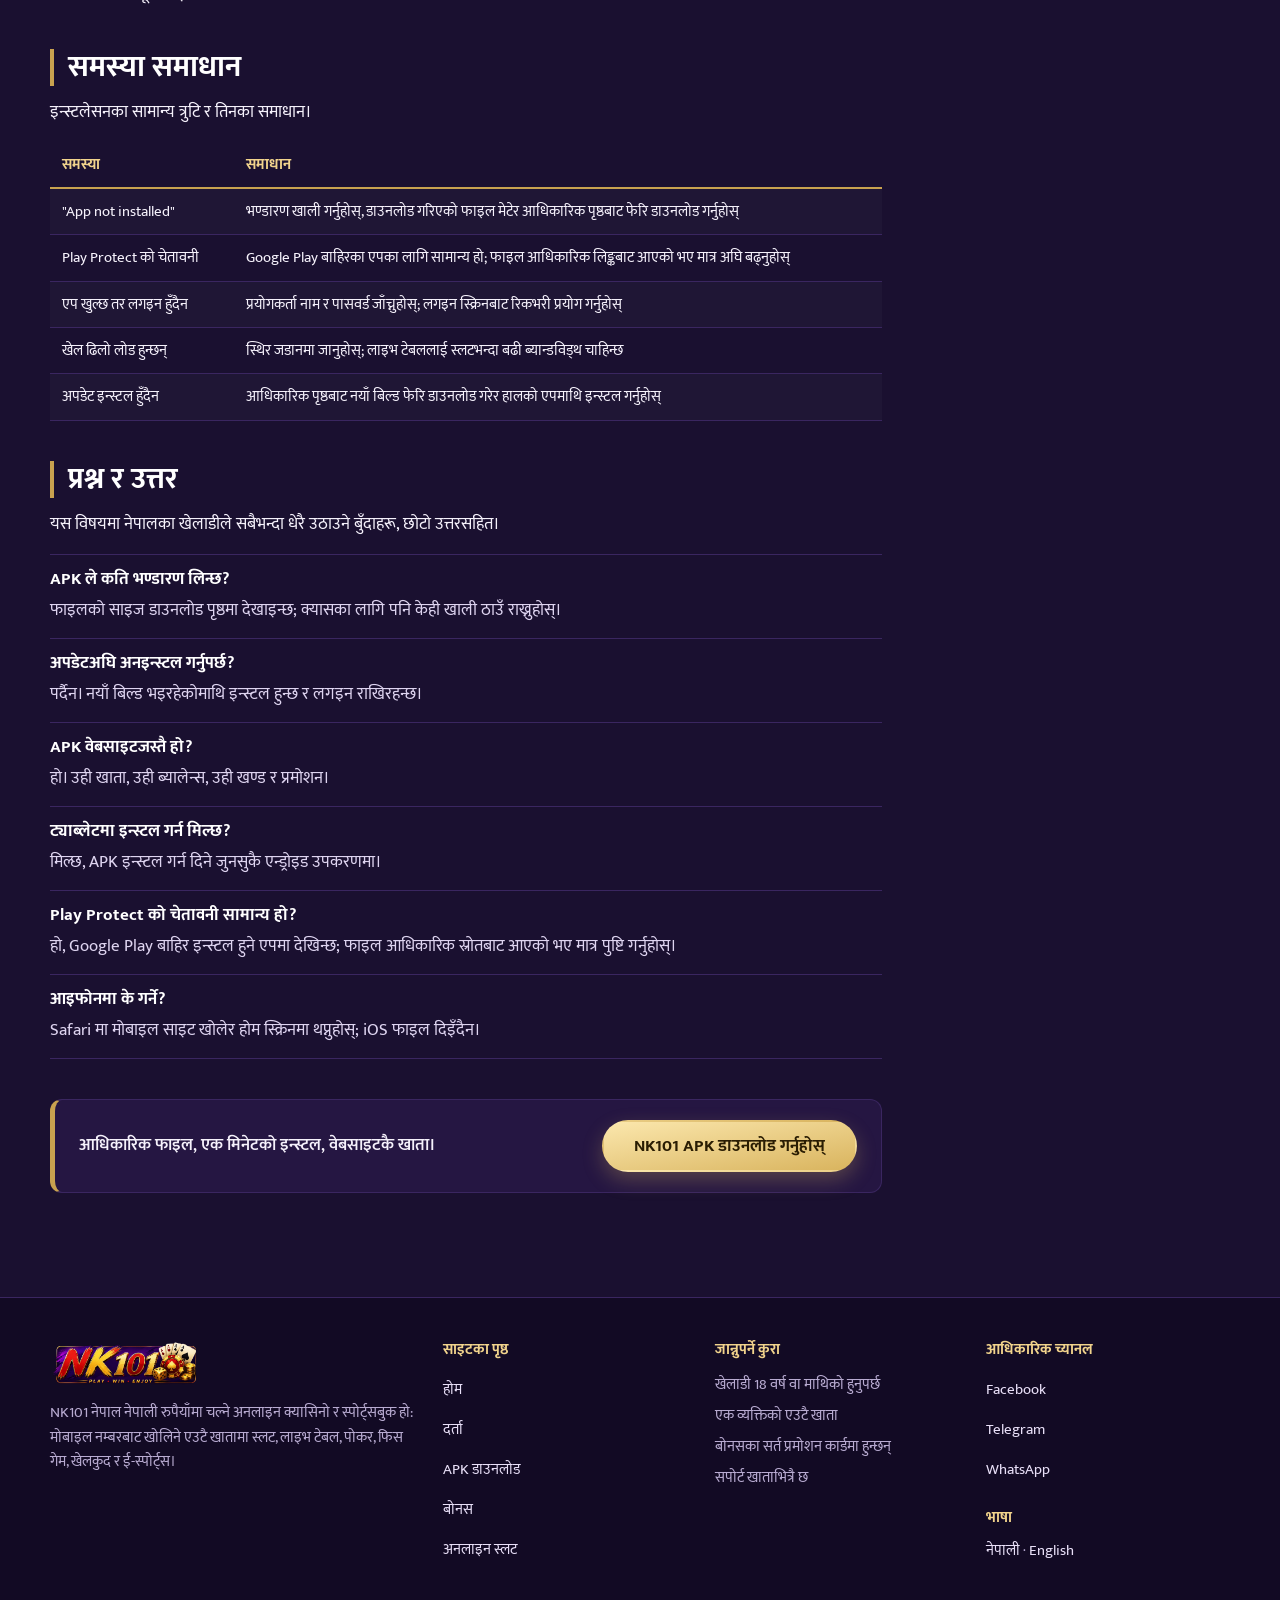
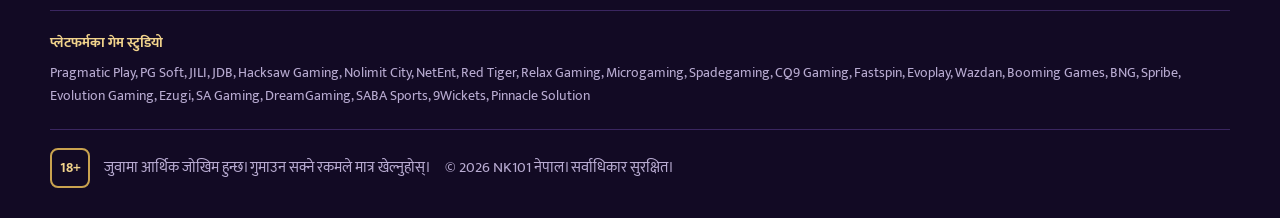
<file: apk-download/index.html>
<!DOCTYPE html>
<html lang="ne" data-site="nk101">
<head>
<meta charset="utf-8">
<meta name="viewport" content="width=device-width, initial-scale=1, viewport-fit=cover">
<title>NK101 APK डाउनलोड - नेपालका लागि एन्ड्रोइड एप</title>
<meta name="description" content="नेपालमा एन्ड्रोइडका लागि NK101 APK: एप र मोबाइल साइटको तुलना, आधिकारिक फाइल कहाँ छ, चरणबद्ध इन्स्टलेसन, अनुमति, अपडेट र आइफोन प्रयोगकर्ताले के गर्ने।">
<link rel="canonical" href="https://nk101.vercel.app/apk-download/">
<link rel="alternate" hreflang="ne" href="https://nk101.vercel.app/apk-download/">
<link rel="alternate" hreflang="en" href="https://nk101.vercel.app/en/apk-download/">
<link rel="alternate" hreflang="x-default" href="https://nk101.vercel.app/apk-download/">
<meta name="robots" content="index, follow, max-image-preview:large">
<meta name="theme-color" content="#120a24">
<meta property="og:type" content="article">
<meta property="og:site_name" content="NK101 नेपाल">
<meta property="og:locale" content="ne_NP">
<meta property="og:locale:alternate" content="en_US">
<meta property="og:title" content="NK101 APK डाउनलोड - नेपालका लागि एन्ड्रोइड एप">
<meta property="og:description" content="नेपालमा एन्ड्रोइडका लागि NK101 APK: एप र मोबाइल साइटको तुलना, आधिकारिक फाइल कहाँ छ, चरणबद्ध इन्स्टलेसन, अनुमति, अपडेट र आइफोन प्रयोगकर्ताले के गर्ने।">
<meta property="og:url" content="https://nk101.vercel.app/apk-download/">
<meta property="og:image" content="https://nk101.vercel.app/images/nk101-apk-hero.webp">
<meta property="og:image:width" content="1280">
<meta property="og:image:height" content="640">
<meta name="twitter:card" content="summary_large_image">
<link rel="icon" type="image/png" sizes="32x32" href="/images/favicon.png">
<link rel="apple-touch-icon" href="/images/icon-180.png">
<link rel="preconnect" href="https://fonts.googleapis.com">
<link rel="preconnect" href="https://fonts.gstatic.com" crossorigin>
<link rel="stylesheet" href="https://fonts.googleapis.com/css2?family=Mukta:wght@400;600;700&display=swap">
<link rel="stylesheet" href="/assets/site.css">
<script type="application/ld+json">{"@context": "https://schema.org", "@type": "WebSite", "@id": "https://nk101.vercel.app/#site", "url": "https://nk101.vercel.app/", "name": "NK101 Nepal", "inLanguage": ["ne", "en"], "publisher": {"@type": "Organization", "@id": "https://nk101.vercel.app/#org", "name": "NK101", "url": "https://nk101.vercel.app/", "logo": "https://nk101.vercel.app/images/logo-nk101.webp", "sameAs": ["https://www.facebook.com/profile.php?id=61592459762964", "https://t.me/nk101channel", "https://www.whatsapp.com/channel/0029VbD0jE790x2sHs5jem3N"]}}</script>
<script type="application/ld+json">{"@context": "https://schema.org", "@type": "WebPage", "@id": "https://nk101.vercel.app/apk-download/", "url": "https://nk101.vercel.app/apk-download/", "name": "NK101 APK डाउनलोड - नेपालका लागि एन्ड्रोइड एप", "description": "नेपालमा एन्ड्रोइडका लागि NK101 APK: एप र मोबाइल साइटको तुलना, आधिकारिक फाइल कहाँ छ, चरणबद्ध इन्स्टलेसन, अनुमति, अपडेट र आइफोन प्रयोगकर्ताले के गर्ने।", "inLanguage": "ne", "isPartOf": {"@id": "https://nk101.vercel.app/#site"}, "image": "https://nk101.vercel.app/images/nk101-apk-hero.webp", "dateModified": "2026-09-21", "breadcrumb": {"@type": "BreadcrumbList", "itemListElement": [{"@type": "ListItem", "position": 1, "name": "होम", "item": "https://nk101.vercel.app/"}, {"@type": "ListItem", "position": 2, "name": "APK डाउनलोड", "item": "https://nk101.vercel.app/apk-download/"}]}}</script>
<script type="application/ld+json">{"@context": "https://schema.org", "@type": "FAQPage", "mainEntity": [{"@type": "Question", "name": "APK ले कति भण्डारण लिन्छ?", "acceptedAnswer": {"@type": "Answer", "text": "फाइलको साइज डाउनलोड पृष्ठमा देखाइन्छ; क्यासका लागि पनि केही खाली ठाउँ राख्नुहोस्।"}}, {"@type": "Question", "name": "अपडेटअघि अनइन्स्टल गर्नुपर्छ?", "acceptedAnswer": {"@type": "Answer", "text": "पर्दैन। नयाँ बिल्ड भइरहेकोमाथि इन्स्टल हुन्छ र लगइन राखिरहन्छ।"}}, {"@type": "Question", "name": "APK वेबसाइटजस्तै हो?", "acceptedAnswer": {"@type": "Answer", "text": "हो। उही खाता, उही ब्यालेन्स, उही खण्ड र प्रमोशन।"}}, {"@type": "Question", "name": "ट्याब्लेटमा इन्स्टल गर्न मिल्छ?", "acceptedAnswer": {"@type": "Answer", "text": "मिल्छ, APK इन्स्टल गर्न दिने जुनसुकै एन्ड्रोइड उपकरणमा।"}}, {"@type": "Question", "name": "Play Protect को चेतावनी सामान्य हो?", "acceptedAnswer": {"@type": "Answer", "text": "हो, Google Play बाहिर इन्स्टल हुने एपमा देखिन्छ; फाइल आधिकारिक स्रोतबाट आएको भए मात्र पुष्टि गर्नुहोस्।"}}, {"@type": "Question", "name": "आइफोनमा के गर्ने?", "acceptedAnswer": {"@type": "Answer", "text": "Safari मा मोबाइल साइट खोलेर होम स्क्रिनमा थप्नुहोस्; iOS फाइल दिइँदैन।"}}]}</script>
</head>
<body>
<a class="nk-skip" href="#content">मुख्य सामग्रीमा जानुहोस्</a>

<header class="nk-header">
  <div class="nk-topbar">
    <div class="nk-wrap nk-topbar__in">
      <span class="nk-topbar__note">18+ | जिम्मेवारीपूर्वक खेल्नुहोस्</span>
      <div class="nk-langs" aria-label="भाषा">
          <a href="/apk-download/" hreflang="ne" lang="ne" class="is-current"><svg viewBox="0 0 20 20" width="18" height="18" aria-hidden="true"><path d="M4 1.5 13.5 8.6H8L16 18H4z" fill="#dc143c" stroke="#003893" stroke-width="1.1" stroke-linejoin="round"/><circle cx="7.2" cy="6.3" r="1.2" fill="#fff"/><circle cx="8" cy="13.6" r="1.6" fill="#fff"/></svg><span>नेपाली</span></a>
          <a href="/en/apk-download/" hreflang="en" lang="en"><svg viewBox="0 0 20 20" width="18" height="18" aria-hidden="true"><rect width="20" height="20" rx="3" fill="#b22234"/><path d="M0 3.3h20M0 6.4h20M0 9.5h20M0 12.6h20M0 15.7h20" stroke="#fff" stroke-width="1.5"/><rect width="9" height="10.5" rx="2" fill="#3c3b6e"/></svg><span>English</span></a>
      </div>
    </div>
  </div>
  <div class="nk-bar">
    <div class="nk-wrap nk-bar__in">
      <a class="nk-logo" href="/"><img src="/images/logo-nk101.webp" width="200" height="62" alt="NK101" onerror="this.outerHTML='<b class=nk-logo__text>NK101</b>'"></a>
      <nav class="nk-nav" id="nk-nav" aria-label="साइट नेभिगेसन">
        <a href="/">होम</a>
        <a href="/registration/">दर्ता</a>
        <a href="/apk-download/" aria-current="page">APK डाउनलोड</a>
        <a href="/bonus/">बोनस</a>
        <a href="/online-slots/">अनलाइन स्लट</a>
        <div class="nk-nav__auth">
          <a class="nk-btn nk-btn--ghost" href="/go/" rel="nofollow">लगइन</a>
          <a class="nk-btn nk-btn--gold" href="/go/" rel="nofollow">साइन अप</a>
        </div>
      </nav>
      <div class="nk-auth">
        <a class="nk-btn nk-btn--ghost" href="/go/" rel="nofollow">लगइन</a>
        <a class="nk-btn nk-btn--gold" href="/go/" rel="nofollow">साइन अप</a>
      </div>
      <button class="nk-menu-btn" type="button" data-nav-toggle aria-controls="nk-nav" aria-expanded="false"><span class="nk-menu-btn__bars" aria-hidden="true"></span><span>मेनु</span></button>
    </div>
  </div>
</header>

<main id="content">
  <section class="nk-hero">
    <div class="nk-wrap nk-hero__grid">
      <div class="nk-hero__copy">
        <p class="nk-eyebrow">NK101 नेपाल</p>
        <div class="nk-crumbs"><a href="/">होम</a><span class="nk-crumbs__sep">›</span><span>APK डाउनलोड</span></div>
        <h1>NK101 APK डाउनलोड - नेपालमा एन्ड्रोइड एप इन्स्टल गर्ने</h1>
        <p class="nk-lead">NK101 APK ले एन्ड्रोइड फोनमा लबी, क्यासियर र सपोर्टलाई एक थिचाइको दूरीमा राख्छ, वेबसाइटकै खाता र रुपैयाँ ब्यालेन्स प्रयोग गरेर। यस गाइडमा एप र ब्राउजरको तुलना, आधिकारिक फाइल कहाँबाट आउँछ, इन्स्टलेसन र अपडेटका चरण, र आइफोनको कुरा छ।</p>
        <div class="nk-hero__cta">
          <a class="nk-btn nk-btn--gold nk-btn--big" href="/go/" rel="nofollow">APK डाउनलोड गर्नुहोस्</a>
          <a class="nk-btn nk-btn--line nk-btn--big" href="/registration/">साइन अप कसरी गर्ने</a>
        </div>
      </div>
      <figure class="nk-hero__media"><img src="/images/nk101-apk-hero.webp" width="1280" height="640" alt="फोनमा इन्स्टल गरिएको NK101 एन्ड्रोइड एप" fetchpriority="high"></figure>
    </div>
  </section>

  <section class="nk-facts" aria-label="मुख्य तथ्य">
    <div class="nk-wrap nk-facts__grid">
      <div class="nk-tile"><span class="nk-tile__v">एन्ड्रोइड</span><span class="nk-tile__l">प्लेटफर्म</span></div>
      <div class="nk-tile"><span class="nk-tile__v">नि:शुल्क</span><span class="nk-tile__l">डाउनलोड</span></div>
      <div class="nk-tile"><span class="nk-tile__v">1</span><span class="nk-tile__l">एप र साइटका लागि खाता</span></div>
      <div class="nk-tile"><span class="nk-tile__v">आधिकारिक</span><span class="nk-tile__l">स्रोत मात्र</span></div>
    </div>
  </section>

  <div class="nk-wrap nk-layout">
    <article class="nk-article">

<section id="app-vs-browser">
<h2>एप कि ब्राउजर: कसरी छान्ने</h2>
<p>दुवै बाटो उही खेल र उही वालेटमा पुग्छन्; फरक सुविधामा छ।</p>
<div class="nk-scroll"><table class="nk-table">
  <thead><tr><th scope="col"></th><th scope="col">मोबाइल ब्राउजर</th><th scope="col">NK101 APK</th></tr></thead>
  <tbody>
    <tr><td>सेटअप</td><td>चाहिँदैन</td><td>एक पटकको इन्स्टल</td></tr>
    <tr><td>लगइन</td><td>हरेक पटक टाइप वा अटोफिल</td><td>सेसन रहिरहन्छ</td></tr>
    <tr><td>स्क्रिन</td><td>ब्राउजरका बार देखिइरहन्छन्</td><td>पूरा स्क्रिन</td></tr>
    <tr><td>अपडेट</td><td>केही गर्नु पर्दैन</td><td>प्रम्प्ट आउँदा नयाँ बिल्ड इन्स्टल</td></tr>
    <tr><td>भण्डारण</td><td>क्यास मात्र</td><td>उपकरणमा एपको साइज</td></tr>
    <tr><td>कसका लागि</td><td>कहिलेकाहीँ खेल्ने, आइफोन, साझा फोन</td><td>आफ्नै एन्ड्रोइडमा दैनिक खेल्ने</td></tr>
  </tbody>
</table></div>
<p>कहिलेकाहीँ खेल्नुहुन्छ वा आइफोन चलाउनुहुन्छ भने ब्राउजर छान्नुहोस्। आफ्नै एन्ड्रोइड उपकरणमा NK101 दिनहुँ खोल्नुहुन्छ र लगइन टिकिरहोस् भन्ने चाहनुहुन्छ भने APK छान्नुहोस्।</p>
</section>

<section id="source">
<h2>आधिकारिक फाइल कहाँ छ</h2>
<p>APK प्लेटफर्मकै डाउनलोड खण्डमा मात्र प्रकाशित हुन्छ, जहाँ मोबाइल मेनु र यस पृष्ठको बटनले पुर्‍याउँछ। Google Play ले नेपालका लागि वास्तविक पैसाका क्यासिनो एप राख्दैन, त्यसैले फाइल म्यानुअल रूपमा इन्स्टल गरिन्छ। Telegram वा WhatsApp समूहमा फर्वार्ड गरिएको वा APK मिररमा राखिएको प्रतिलिपि उस्तै देखिने तर लगइन चोर्ने परिमार्जित बिल्ड हुन सक्छ। अरू कुनै स्रोतबाट आएको फाइल इन्स्टल होइन, मेट्नुपर्छ।</p>
</section>

<div class="nk-promo"><p class="nk-promo__text">NK101 APK प्लेटफर्मको आधिकारिक डाउनलोड खण्डबाट नि:शुल्क डाउनलोड हुन्छ।</p><a class="nk-btn nk-btn--gold nk-btn--big" href="/go/" rel="nofollow">NK101 APK लिनुहोस्</a></div>

<section id="install">
<h2>एन्ड्रोइडमा इन्स्टलेसन</h2>
<p>पूरै प्रक्रियामा एक-दुई मिनेट लाग्छ; Google Play बाहेकको स्रोतबाट इन्स्टल गर्न एन्ड्रोइडले एक पटक अनुमति माग्छ।</p>
<ol class="nk-timeline">
    <li>फोनमा डाउनलोड लिङ्क खोलेर फाइल सेभ गर्नुहोस्;</li>
    <li>एन्ड्रोइडले सोध्दा यस स्रोतबाट इन्स्टल गर्न अनुमति दिनुहोस् (Settings > Apps > Special app access > Install unknown apps);</li>
    <li>नोटिफिकेसन वा Downloads फोल्डरबाट फाइल खोलेर Install थिच्नुहोस्;</li>
    <li>NK101 खोलेर प्रयोगकर्ता नाम र पासवर्डले लगइन गर्नुहोस्;</li>
    <li>एप बसिसकेपछि &quot;Install unknown apps&quot; फेरि बन्द गर्नुहोस्।</li>
</ol>
<figure class="nk-figure"><img src="/images/nk101-apk-install.webp" width="960" height="480" alt="एन्ड्रोइडमा NK101 APK इन्स्टलेसनका चरण" loading="lazy" decoding="async"></figure>
</section>

<section id="permissions">
<h2>अनुमति र सेटिङ</h2>
<p>इन्स्टलेसनलाई चाहिने एउटै सेटिङ ब्राउजर वा फाइल म्यानेजरलाई अज्ञात एप इन्स्टल गर्न दिइने एक पटकको अनुमति हो। एप आफैँले वेबसाइटकै लगइन माग्छ। यसलाई कार्ड PIN, बैंक पासवर्ड वा लगइन तथा रिकभरी प्रवाहबाहिरको SMS कोड कहिल्यै चाहिँदैन; त्यस्तो कुनै अनुरोध नक्कली बिल्डको संकेत हो।</p>
</section>

<section id="update">
<h2>एप अपडेट राख्ने</h2>
<p>अपडेट Google Play बाट आउँदैन। नयाँ बिल्ड निस्किँदा एपले प्रम्प्ट देखाउँछ वा डाउनलोड पृष्ठमा नयाँ संस्करण राखिन्छ; त्यसलाई भइरहेको एपमाथि इन्स्टल गर्दा लगइन र सेटिङ यथावत् रहन्छन्। पहिले अनइन्स्टल गर्नु पर्दैन, र फोनमा एक पटकमा एउटै संस्करण मात्र हुनुपर्छ।</p>
<figure class="nk-figure"><img src="/images/nk101-apk-update.webp" width="960" height="480" alt="NK101 एपलाई नयाँ संस्करणमा अपडेट गर्दै" loading="lazy" decoding="async"></figure>
</section>

<section id="iphone">
<h2>आइफोन र अन्य उपकरण</h2>
<p>iOS का लागि इन्स्टलेसन फाइल दिइँदैन। आइफोनमा Safari मा साइट खोलेर सेयर मेनुबाट &quot;Add to Home Screen&quot; प्रयोग गर्नुहोस्; त्यसपछि आइकनले क्यासियर र लाइभ टेबलसहितको मोबाइल संस्करण एपजस्तै खोल्छ। एन्ड्रोइड ट्याब्लेटले APK प्रयोग गर्न सक्छ, र डेस्कटप ब्राउजरले कुनै डाउनलोड बिना पूरा साइट खोल्छ।</p>
</section>

<section id="troubleshooting">
<h2>समस्या समाधान</h2>
<p>इन्स्टलेसनका सामान्य त्रुटि र तिनका समाधान।</p>
<div class="nk-scroll"><table class="nk-table">
  <thead><tr><th scope="col">समस्या</th><th scope="col">समाधान</th></tr></thead>
  <tbody>
    <tr><td>&quot;App not installed&quot;</td><td>भण्डारण खाली गर्नुहोस्, डाउनलोड गरिएको फाइल मेटेर आधिकारिक पृष्ठबाट फेरि डाउनलोड गर्नुहोस्</td></tr>
    <tr><td>Play Protect को चेतावनी</td><td>Google Play बाहिरका एपका लागि सामान्य हो; फाइल आधिकारिक लिङ्कबाट आएको भए मात्र अघि बढ्नुहोस्</td></tr>
    <tr><td>एप खुल्छ तर लगइन हुँदैन</td><td>प्रयोगकर्ता नाम र पासवर्ड जाँच्नुहोस्; लगइन स्क्रिनबाट रिकभरी प्रयोग गर्नुहोस्</td></tr>
    <tr><td>खेल ढिलो लोड हुन्छन्</td><td>स्थिर जडानमा जानुहोस्; लाइभ टेबललाई स्लटभन्दा बढी ब्यान्डविड्थ चाहिन्छ</td></tr>
    <tr><td>अपडेट इन्स्टल हुँदैन</td><td>आधिकारिक पृष्ठबाट नयाँ बिल्ड फेरि डाउनलोड गरेर हालको एपमाथि इन्स्टल गर्नुहोस्</td></tr>
  </tbody>
</table></div>
</section>

      <section id="faq" class="nk-faq">
        <h2>प्रश्न र उत्तर</h2>
        <p>यस विषयमा नेपालका खेलाडीले सबैभन्दा धेरै उठाउने बुँदाहरू, छोटो उत्तरसहित।</p>
      <div class="nk-qa"><h3>APK ले कति भण्डारण लिन्छ?</h3><p>फाइलको साइज डाउनलोड पृष्ठमा देखाइन्छ; क्यासका लागि पनि केही खाली ठाउँ राख्नुहोस्।</p></div>
      <div class="nk-qa"><h3>अपडेटअघि अनइन्स्टल गर्नुपर्छ?</h3><p>पर्दैन। नयाँ बिल्ड भइरहेकोमाथि इन्स्टल हुन्छ र लगइन राखिरहन्छ।</p></div>
      <div class="nk-qa"><h3>APK वेबसाइटजस्तै हो?</h3><p>हो। उही खाता, उही ब्यालेन्स, उही खण्ड र प्रमोशन।</p></div>
      <div class="nk-qa"><h3>ट्याब्लेटमा इन्स्टल गर्न मिल्छ?</h3><p>मिल्छ, APK इन्स्टल गर्न दिने जुनसुकै एन्ड्रोइड उपकरणमा।</p></div>
      <div class="nk-qa"><h3>Play Protect को चेतावनी सामान्य हो?</h3><p>हो, Google Play बाहिर इन्स्टल हुने एपमा देखिन्छ; फाइल आधिकारिक स्रोतबाट आएको भए मात्र पुष्टि गर्नुहोस्।</p></div>
      <div class="nk-qa"><h3>आइफोनमा के गर्ने?</h3><p>Safari मा मोबाइल साइट खोलेर होम स्क्रिनमा थप्नुहोस्; iOS फाइल दिइँदैन।</p></div>
      </section>
      <div class="nk-promo nk-promo--end"><p class="nk-promo__text">आधिकारिक फाइल, एक मिनेटको इन्स्टल, वेबसाइटकै खाता।</p><a class="nk-btn nk-btn--gold nk-btn--big" href="/go/" rel="nofollow">NK101 APK डाउनलोड गर्नुहोस्</a></div>
    </article>

    <aside class="nk-side">
      <div class="nk-side__box nk-side__toc">
        <p class="nk-side__title">यस पृष्ठमा</p>
        <ol data-toc>
          <li><a href="#app-vs-browser">एप कि ब्राउजर: कसरी छान्ने</a></li>
          <li><a href="#source">आधिकारिक फाइल कहाँ छ</a></li>
          <li><a href="#install">एन्ड्रोइडमा इन्स्टलेसन</a></li>
          <li><a href="#permissions">अनुमति र सेटिङ</a></li>
          <li><a href="#update">एप अपडेट राख्ने</a></li>
          <li><a href="#iphone">आइफोन र अन्य उपकरण</a></li>
          <li><a href="#troubleshooting">समस्या समाधान</a></li>
        </ol>
      </div>
      <div class="nk-side__cta">
        <span class="nk-side__big">50%</span>
        <p>पहिलो डिपोजिट बोनस + 1,000 सम्मको पुरस्कार भएको लक्की ड्र</p>
        <a class="nk-btn nk-btn--gold" href="/go/" rel="nofollow">खाता बनाउनुहोस्</a>
      </div>
      <div class="nk-side__box">
        <p class="nk-side__title">चलिरहेका प्रमोशन</p>
        <ul class="nk-side__list">
          <li>पहिलो डिपोजिटमा 50% + लक्की ड्र</li>
          <li>दोस्रो डिपोजिटमा 30%</li>
          <li>तेस्रो डिपोजिटमा 10%</li>
          <li>500+ को हरेक एकल डिपोजिटमा 2%</li>
        </ul>
        <a class="nk-side__more" href="/bonus/">सबै बोनस सर्त</a>
      </div>
    </aside>
  </div>
</main>

<footer class="nk-footer">
  <div class="nk-wrap nk-footer__grid">
    <div class="nk-footer__col nk-footer__brand">
      <img src="/images/logo-nk101.webp" width="160" height="50" alt="NK101" loading="lazy" onerror="this.outerHTML='<b class=nk-logo__text>NK101</b>'">
      <p>NK101 नेपाल नेपाली रुपैयाँमा चल्ने अनलाइन क्यासिनो र स्पोर्ट्सबुक हो: मोबाइल नम्बरबाट खोलिने एउटै खातामा स्लट, लाइभ टेबल, पोकर, फिस गेम, खेलकुद र ई-स्पोर्ट्स।</p>
    </div>
    <div class="nk-footer__col">
      <p class="nk-footer__h">साइटका पृष्ठ</p>
      <ul>
          <li><a href="/">होम</a></li>
          <li><a href="/registration/">दर्ता</a></li>
          <li><a href="/apk-download/">APK डाउनलोड</a></li>
          <li><a href="/bonus/">बोनस</a></li>
          <li><a href="/online-slots/">अनलाइन स्लट</a></li>
      </ul>
    </div>
    <div class="nk-footer__col">
      <p class="nk-footer__h">जान्नुपर्ने कुरा</p>
      <ul class="nk-footer__plain">
          <li>खेलाडी 18 वर्ष वा माथिको हुनुपर्छ</li>
          <li>एक व्यक्तिको एउटै खाता</li>
          <li>बोनसका सर्त प्रमोशन कार्डमा हुन्छन्</li>
          <li>सपोर्ट खाताभित्रै छ</li>
      </ul>
    </div>
    <div class="nk-footer__col">
      <p class="nk-footer__h">आधिकारिक च्यानल</p>
      <ul>
          <li><a href="https://www.facebook.com/profile.php?id=61592459762964" rel="nofollow noopener" target="_blank">Facebook</a></li>
          <li><a href="https://t.me/nk101channel" rel="nofollow noopener" target="_blank">Telegram</a></li>
          <li><a href="https://www.whatsapp.com/channel/0029VbD0jE790x2sHs5jem3N" rel="nofollow noopener" target="_blank">WhatsApp</a></li>
      </ul>
      <p class="nk-footer__h">भाषा</p>
      <p class="nk-footer__langs"><a href="/apk-download/" hreflang="ne" lang="ne">नेपाली</a> · <a href="/en/apk-download/" hreflang="en" lang="en">English</a></p>
    </div>
  </div>
  <div class="nk-wrap nk-footer__studios">
    <p class="nk-footer__h">प्लेटफर्मका गेम स्टुडियो</p>
    <p>Pragmatic Play, PG Soft, JILI, JDB, Hacksaw Gaming, Nolimit City, NetEnt, Red Tiger, Relax Gaming, Microgaming, Spadegaming, CQ9 Gaming, Fastspin, Evoplay, Wazdan, Booming Games, BNG, Spribe, Evolution Gaming, Ezugi, SA Gaming, DreamGaming, SABA Sports, 9Wickets, Pinnacle Solution</p>
  </div>
  <div class="nk-wrap nk-footer__bottom">
    <span class="nk-age">18+</span>
    <p>जुवामा आर्थिक जोखिम हुन्छ। गुमाउन सक्ने रकमले मात्र खेल्नुहोस्।</p>
    <p>© 2026 NK101 नेपाल। सर्वाधिकार सुरक्षित।</p>
  </div>
</footer>

<div class="nk-dock">
  <a class="nk-dock__login" href="/go/" rel="nofollow">लगइन</a>
  <a class="nk-btn nk-btn--gold" href="/go/" rel="nofollow">साइन अप</a>
</div>
<button class="nk-top" type="button" data-top aria-label="माथि जानुहोस्" hidden>↑</button>
<script src="/assets/site.js" defer></script>
</body>
</html>
</file>
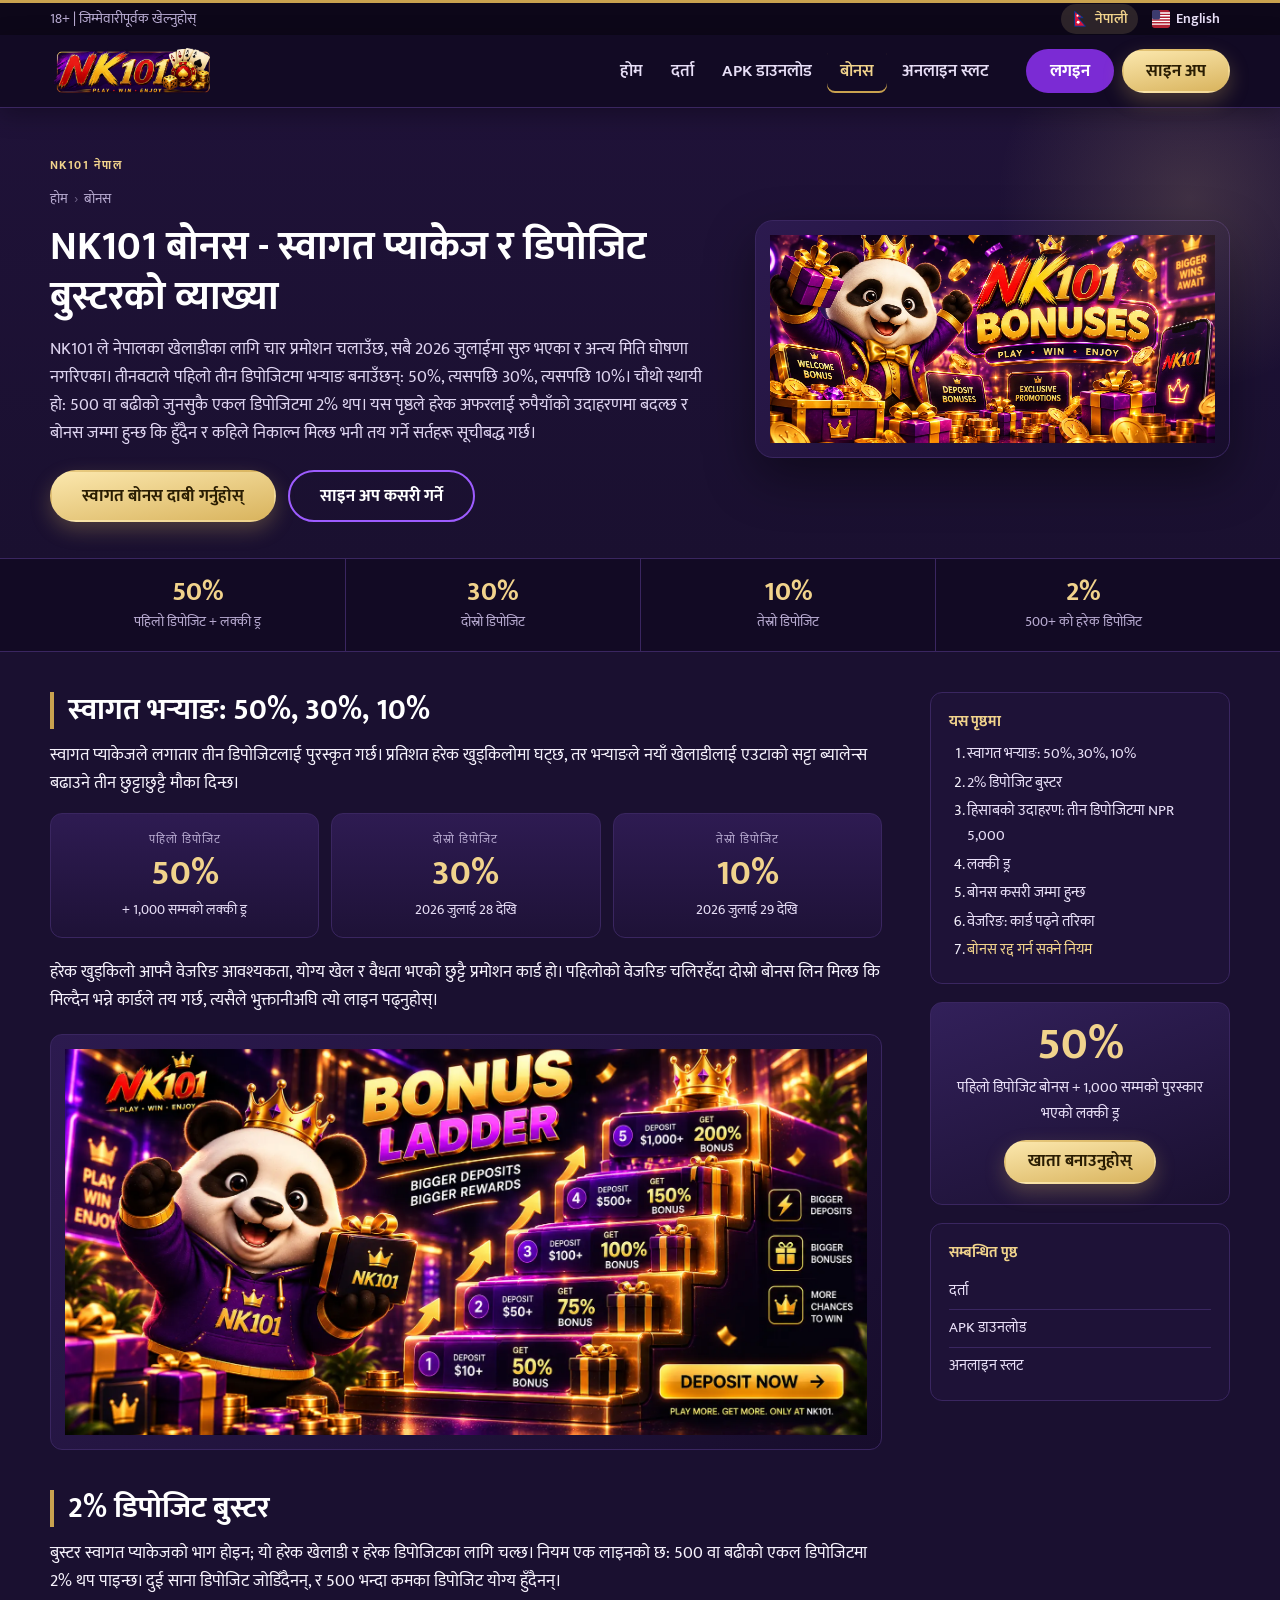
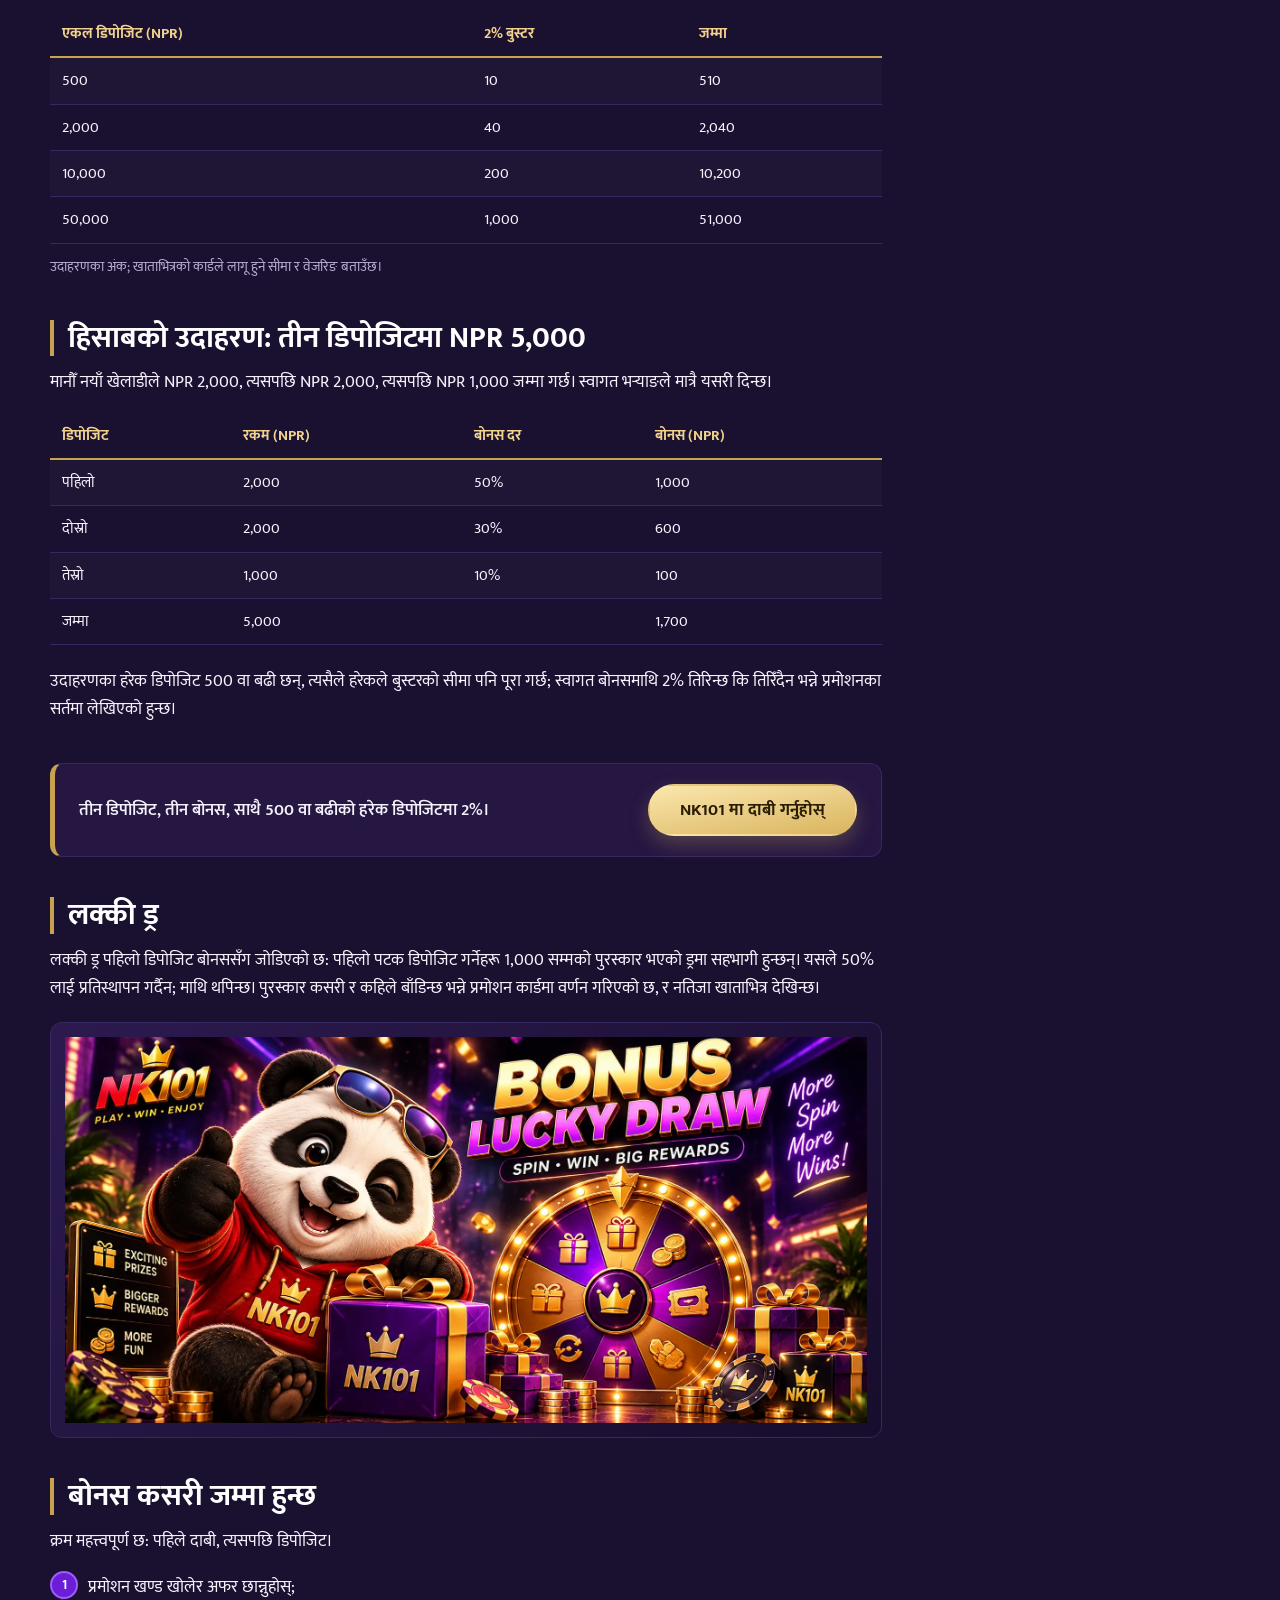
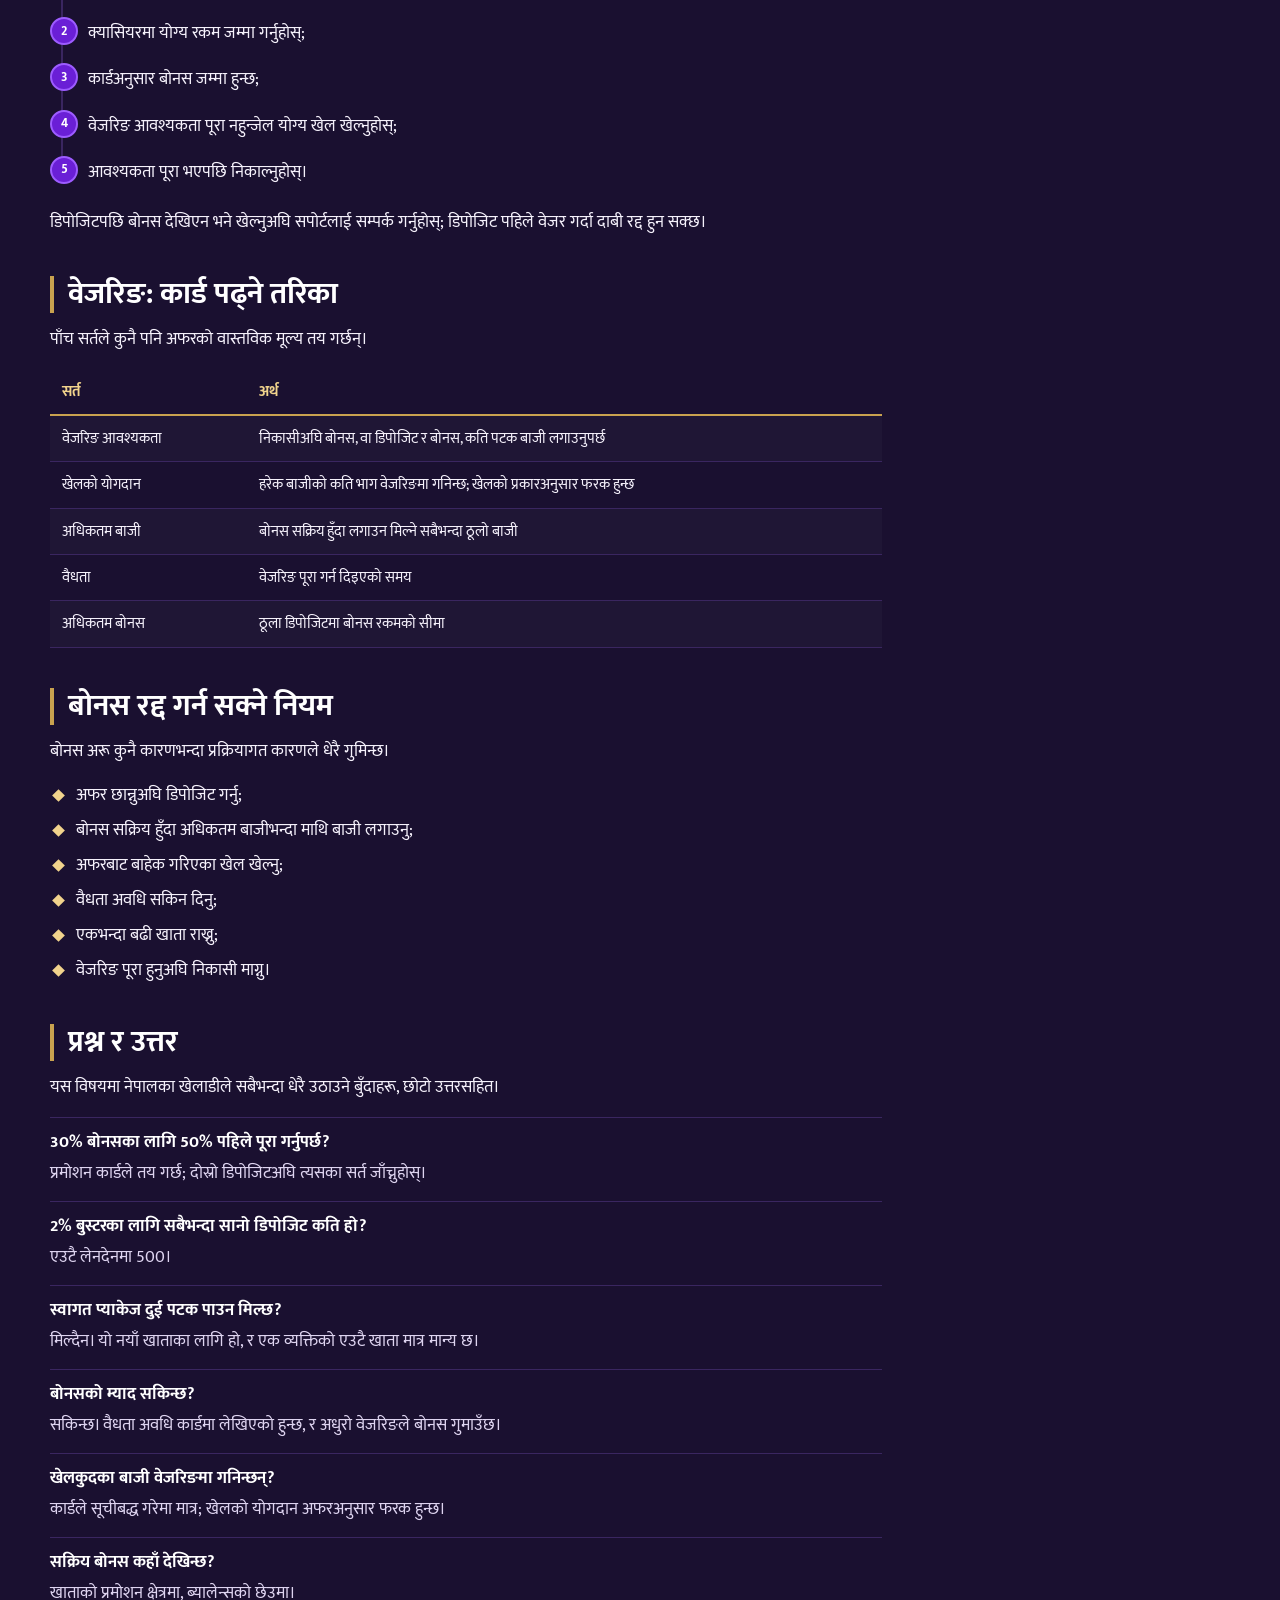
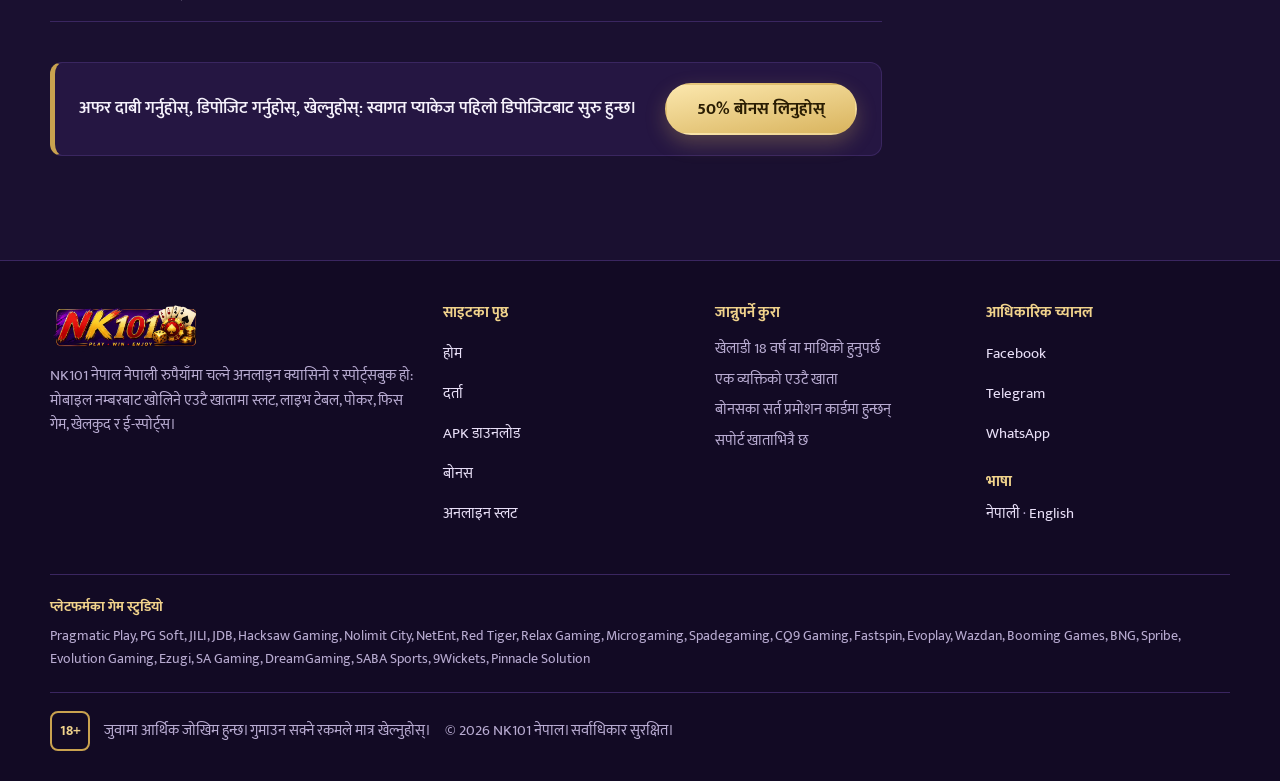
<file: bonus/index.html>
<!DOCTYPE html>
<html lang="ne" data-site="nk101">
<head>
<meta charset="utf-8">
<meta name="viewport" content="width=device-width, initial-scale=1, viewport-fit=cover">
<title>NK101 बोनस - नेपालमा स्वागत प्याकेज र 2% डिपोजिट बुस्टर</title>
<meta name="description" content="नेपालका लागि चलिरहेका NK101 का सबै प्रमोशन NPR उदाहरणसहित: लक्की ड्रसहितको 50% पहिलो डिपोजिट बोनस, अर्का दुई डिपोजिटमा 30% र 10%, 500 वा बढीको एकल डिपोजिटमा 2% बुस्टर, र बोनस कहिले तिरिन्छ भनी तय गर्ने नियमहरू।">
<link rel="canonical" href="https://nk101.vercel.app/bonus/">
<link rel="alternate" hreflang="ne" href="https://nk101.vercel.app/bonus/">
<link rel="alternate" hreflang="en" href="https://nk101.vercel.app/en/bonus/">
<link rel="alternate" hreflang="x-default" href="https://nk101.vercel.app/bonus/">
<meta name="robots" content="index, follow, max-image-preview:large">
<meta name="theme-color" content="#120a24">
<meta property="og:type" content="article">
<meta property="og:site_name" content="NK101 नेपाल">
<meta property="og:locale" content="ne_NP">
<meta property="og:locale:alternate" content="en_US">
<meta property="og:title" content="NK101 बोनस - नेपालमा स्वागत प्याकेज र 2% डिपोजिट बुस्टर">
<meta property="og:description" content="नेपालका लागि चलिरहेका NK101 का सबै प्रमोशन NPR उदाहरणसहित: लक्की ड्रसहितको 50% पहिलो डिपोजिट बोनस, अर्का दुई डिपोजिटमा 30% र 10%, 500 वा बढीको एकल डिपोजिटमा 2% बुस्टर, र बोनस कहिले तिरिन्छ भनी तय गर्ने नियमहरू।">
<meta property="og:url" content="https://nk101.vercel.app/bonus/">
<meta property="og:image" content="https://nk101.vercel.app/images/nk101-bonus-hero.webp">
<meta property="og:image:width" content="1280">
<meta property="og:image:height" content="640">
<meta name="twitter:card" content="summary_large_image">
<link rel="icon" type="image/png" sizes="32x32" href="/images/favicon.png">
<link rel="apple-touch-icon" href="/images/icon-180.png">
<link rel="preconnect" href="https://fonts.googleapis.com">
<link rel="preconnect" href="https://fonts.gstatic.com" crossorigin>
<link rel="stylesheet" href="https://fonts.googleapis.com/css2?family=Mukta:wght@400;600;700&display=swap">
<link rel="stylesheet" href="/assets/site.css">
<script type="application/ld+json">{"@context": "https://schema.org", "@type": "WebSite", "@id": "https://nk101.vercel.app/#site", "url": "https://nk101.vercel.app/", "name": "NK101 Nepal", "inLanguage": ["ne", "en"], "publisher": {"@type": "Organization", "@id": "https://nk101.vercel.app/#org", "name": "NK101", "url": "https://nk101.vercel.app/", "logo": "https://nk101.vercel.app/images/logo-nk101.webp", "sameAs": ["https://www.facebook.com/profile.php?id=61592459762964", "https://t.me/nk101channel", "https://www.whatsapp.com/channel/0029VbD0jE790x2sHs5jem3N"]}}</script>
<script type="application/ld+json">{"@context": "https://schema.org", "@type": "WebPage", "@id": "https://nk101.vercel.app/bonus/", "url": "https://nk101.vercel.app/bonus/", "name": "NK101 बोनस - नेपालमा स्वागत प्याकेज र 2% डिपोजिट बुस्टर", "description": "नेपालका लागि चलिरहेका NK101 का सबै प्रमोशन NPR उदाहरणसहित: लक्की ड्रसहितको 50% पहिलो डिपोजिट बोनस, अर्का दुई डिपोजिटमा 30% र 10%, 500 वा बढीको एकल डिपोजिटमा 2% बुस्टर, र बोनस कहिले तिरिन्छ भनी तय गर्ने नियमहरू।", "inLanguage": "ne", "isPartOf": {"@id": "https://nk101.vercel.app/#site"}, "image": "https://nk101.vercel.app/images/nk101-bonus-hero.webp", "dateModified": "2026-09-21", "breadcrumb": {"@type": "BreadcrumbList", "itemListElement": [{"@type": "ListItem", "position": 1, "name": "होम", "item": "https://nk101.vercel.app/"}, {"@type": "ListItem", "position": 2, "name": "बोनस", "item": "https://nk101.vercel.app/bonus/"}]}}</script>
<script type="application/ld+json">{"@context": "https://schema.org", "@type": "FAQPage", "mainEntity": [{"@type": "Question", "name": "30% बोनसका लागि 50% पहिले पूरा गर्नुपर्छ?", "acceptedAnswer": {"@type": "Answer", "text": "प्रमोशन कार्डले तय गर्छ; दोस्रो डिपोजिटअघि त्यसका सर्त जाँच्नुहोस्।"}}, {"@type": "Question", "name": "2% बुस्टरका लागि सबैभन्दा सानो डिपोजिट कति हो?", "acceptedAnswer": {"@type": "Answer", "text": "एउटै लेनदेनमा 500।"}}, {"@type": "Question", "name": "स्वागत प्याकेज दुई पटक पाउन मिल्छ?", "acceptedAnswer": {"@type": "Answer", "text": "मिल्दैन। यो नयाँ खाताका लागि हो, र एक व्यक्तिको एउटै खाता मात्र मान्य छ।"}}, {"@type": "Question", "name": "बोनसको म्याद सकिन्छ?", "acceptedAnswer": {"@type": "Answer", "text": "सकिन्छ। वैधता अवधि कार्डमा लेखिएको हुन्छ, र अधुरो वेजरिङले बोनस गुमाउँछ।"}}, {"@type": "Question", "name": "खेलकुदका बाजी वेजरिङमा गनिन्छन्?", "acceptedAnswer": {"@type": "Answer", "text": "कार्डले सूचीबद्ध गरेमा मात्र; खेलको योगदान अफरअनुसार फरक हुन्छ।"}}, {"@type": "Question", "name": "सक्रिय बोनस कहाँ देखिन्छ?", "acceptedAnswer": {"@type": "Answer", "text": "खाताको प्रमोशन क्षेत्रमा, ब्यालेन्सको छेउमा।"}}]}</script>
</head>
<body>
<a class="nk-skip" href="#content">मुख्य सामग्रीमा जानुहोस्</a>

<header class="nk-header">
  <div class="nk-topbar">
    <div class="nk-wrap nk-topbar__in">
      <span class="nk-topbar__note">18+ | जिम्मेवारीपूर्वक खेल्नुहोस्</span>
      <div class="nk-langs" aria-label="भाषा">
          <a href="/bonus/" hreflang="ne" lang="ne" class="is-current"><svg viewBox="0 0 20 20" width="18" height="18" aria-hidden="true"><path d="M4 1.5 13.5 8.6H8L16 18H4z" fill="#dc143c" stroke="#003893" stroke-width="1.1" stroke-linejoin="round"/><circle cx="7.2" cy="6.3" r="1.2" fill="#fff"/><circle cx="8" cy="13.6" r="1.6" fill="#fff"/></svg><span>नेपाली</span></a>
          <a href="/en/bonus/" hreflang="en" lang="en"><svg viewBox="0 0 20 20" width="18" height="18" aria-hidden="true"><rect width="20" height="20" rx="3" fill="#b22234"/><path d="M0 3.3h20M0 6.4h20M0 9.5h20M0 12.6h20M0 15.7h20" stroke="#fff" stroke-width="1.5"/><rect width="9" height="10.5" rx="2" fill="#3c3b6e"/></svg><span>English</span></a>
      </div>
    </div>
  </div>
  <div class="nk-bar">
    <div class="nk-wrap nk-bar__in">
      <a class="nk-logo" href="/"><img src="/images/logo-nk101.webp" width="200" height="62" alt="NK101" onerror="this.outerHTML='<b class=nk-logo__text>NK101</b>'"></a>
      <nav class="nk-nav" id="nk-nav" aria-label="साइट नेभिगेसन">
        <a href="/">होम</a>
        <a href="/registration/">दर्ता</a>
        <a href="/apk-download/">APK डाउनलोड</a>
        <a href="/bonus/" aria-current="page">बोनस</a>
        <a href="/online-slots/">अनलाइन स्लट</a>
        <div class="nk-nav__auth">
          <a class="nk-btn nk-btn--ghost" href="/go/" rel="nofollow">लगइन</a>
          <a class="nk-btn nk-btn--gold" href="/go/" rel="nofollow">साइन अप</a>
        </div>
      </nav>
      <div class="nk-auth">
        <a class="nk-btn nk-btn--ghost" href="/go/" rel="nofollow">लगइन</a>
        <a class="nk-btn nk-btn--gold" href="/go/" rel="nofollow">साइन अप</a>
      </div>
      <button class="nk-menu-btn" type="button" data-nav-toggle aria-controls="nk-nav" aria-expanded="false"><span class="nk-menu-btn__bars" aria-hidden="true"></span><span>मेनु</span></button>
    </div>
  </div>
</header>

<main id="content">
  <section class="nk-hero">
    <div class="nk-wrap nk-hero__grid">
      <div class="nk-hero__copy">
        <p class="nk-eyebrow">NK101 नेपाल</p>
        <div class="nk-crumbs"><a href="/">होम</a><span class="nk-crumbs__sep">›</span><span>बोनस</span></div>
        <h1>NK101 बोनस - स्वागत प्याकेज र डिपोजिट बुस्टरको व्याख्या</h1>
        <p class="nk-lead">NK101 ले नेपालका खेलाडीका लागि चार प्रमोशन चलाउँछ, सबै 2026 जुलाईमा सुरु भएका र अन्त्य मिति घोषणा नगरिएका। तीनवटाले पहिलो तीन डिपोजिटमा भर्‍याङ बनाउँछन्: 50%, त्यसपछि 30%, त्यसपछि 10%। चौथो स्थायी हो: 500 वा बढीको जुनसुकै एकल डिपोजिटमा 2% थप। यस पृष्ठले हरेक अफरलाई रुपैयाँको उदाहरणमा बदल्छ र बोनस जम्मा हुन्छ कि हुँदैन र कहिले निकाल्न मिल्छ भनी तय गर्ने सर्तहरू सूचीबद्ध गर्छ।</p>
        <div class="nk-hero__cta">
          <a class="nk-btn nk-btn--gold nk-btn--big" href="/go/" rel="nofollow">स्वागत बोनस दाबी गर्नुहोस्</a>
          <a class="nk-btn nk-btn--line nk-btn--big" href="/registration/">साइन अप कसरी गर्ने</a>
        </div>
      </div>
      <figure class="nk-hero__media"><img src="/images/nk101-bonus-hero.webp" width="1280" height="640" alt="NK101 प्रमोशन: पहिलो डिपोजिटमा 50%, दोस्रोमा 30%, तेस्रोमा 10%, 2% बुस्टर" fetchpriority="high"></figure>
    </div>
  </section>

  <section class="nk-facts" aria-label="मुख्य तथ्य">
    <div class="nk-wrap nk-facts__grid">
      <div class="nk-tile"><span class="nk-tile__v">50%</span><span class="nk-tile__l">पहिलो डिपोजिट + लक्की ड्र</span></div>
      <div class="nk-tile"><span class="nk-tile__v">30%</span><span class="nk-tile__l">दोस्रो डिपोजिट</span></div>
      <div class="nk-tile"><span class="nk-tile__v">10%</span><span class="nk-tile__l">तेस्रो डिपोजिट</span></div>
      <div class="nk-tile"><span class="nk-tile__v">2%</span><span class="nk-tile__l">500+ को हरेक डिपोजिट</span></div>
    </div>
  </section>

  <div class="nk-wrap nk-layout">
    <article class="nk-article">

<section id="ladder">
<h2>स्वागत भर्‍याङ: 50%, 30%, 10%</h2>
<p>स्वागत प्याकेजले लगातार तीन डिपोजिटलाई पुरस्कृत गर्छ। प्रतिशत हरेक खुड्किलोमा घट्छ, तर भर्‍याङले नयाँ खेलाडीलाई एउटाको सट्टा ब्यालेन्स बढाउने तीन छुट्टाछुट्टै मौका दिन्छ।</p>
<div class="nk-ladder">
  <div class="nk-rung"><span class="nk-rung__step">पहिलो डिपोजिट</span><span class="nk-rung__pct">50%</span><span class="nk-rung__cap">+ 1,000 सम्मको लक्की ड्र</span></div>
  <div class="nk-rung"><span class="nk-rung__step">दोस्रो डिपोजिट</span><span class="nk-rung__pct">30%</span><span class="nk-rung__cap">2026 जुलाई 28 देखि</span></div>
  <div class="nk-rung"><span class="nk-rung__step">तेस्रो डिपोजिट</span><span class="nk-rung__pct">10%</span><span class="nk-rung__cap">2026 जुलाई 29 देखि</span></div>
</div>
<p>हरेक खुड्किलो आफ्नै वेजरिङ आवश्यकता, योग्य खेल र वैधता भएको छुट्टै प्रमोशन कार्ड हो। पहिलोको वेजरिङ चलिरहँदा दोस्रो बोनस लिन मिल्छ कि मिल्दैन भन्ने कार्डले तय गर्छ, त्यसैले भुक्तानीअघि त्यो लाइन पढ्नुहोस्।</p>
<figure class="nk-figure"><img src="/images/nk101-bonus-ladder.webp" width="960" height="480" alt="NK101 स्वागत प्याकेजको भर्‍याङ: 50%, 30%, 10%" loading="lazy" decoding="async"></figure>
</section>

<section id="booster">
<h2>2% डिपोजिट बुस्टर</h2>
<p>बुस्टर स्वागत प्याकेजको भाग होइन; यो हरेक खेलाडी र हरेक डिपोजिटका लागि चल्छ। नियम एक लाइनको छ: 500 वा बढीको एकल डिपोजिटमा 2% थप पाइन्छ। दुई साना डिपोजिट जोडिँदैनन्, र 500 भन्दा कमका डिपोजिट योग्य हुँदैनन्।</p>
<div class="nk-scroll"><table class="nk-table">
  <thead><tr><th scope="col">एकल डिपोजिट (NPR)</th><th scope="col">2% बुस्टर</th><th scope="col">जम्मा</th></tr></thead>
  <tbody>
    <tr><td>500</td><td>10</td><td>510</td></tr>
    <tr><td>2,000</td><td>40</td><td>2,040</td></tr>
    <tr><td>10,000</td><td>200</td><td>10,200</td></tr>
    <tr><td>50,000</td><td>1,000</td><td>51,000</td></tr>
  </tbody>
</table></div>
<p class="nk-note">उदाहरणका अंक; खाताभित्रको कार्डले लागू हुने सीमा र वेजरिङ बताउँछ।</p>
</section>

<section id="example">
<h2>हिसाबको उदाहरण: तीन डिपोजिटमा NPR 5,000</h2>
<p>मानौँ नयाँ खेलाडीले NPR 2,000, त्यसपछि NPR 2,000, त्यसपछि NPR 1,000 जम्मा गर्छ। स्वागत भर्‍याङले मात्रै यसरी दिन्छ।</p>
<div class="nk-scroll"><table class="nk-table">
  <thead><tr><th scope="col">डिपोजिट</th><th scope="col">रकम (NPR)</th><th scope="col">बोनस दर</th><th scope="col">बोनस (NPR)</th></tr></thead>
  <tbody>
    <tr><td>पहिलो</td><td>2,000</td><td>50%</td><td>1,000</td></tr>
    <tr><td>दोस्रो</td><td>2,000</td><td>30%</td><td>600</td></tr>
    <tr><td>तेस्रो</td><td>1,000</td><td>10%</td><td>100</td></tr>
    <tr><td>जम्मा</td><td>5,000</td><td></td><td>1,700</td></tr>
  </tbody>
</table></div>
<p>उदाहरणका हरेक डिपोजिट 500 वा बढी छन्, त्यसैले हरेकले बुस्टरको सीमा पनि पूरा गर्छ; स्वागत बोनसमाथि 2% तिरिन्छ कि तिरिँदैन भन्ने प्रमोशनका सर्तमा लेखिएको हुन्छ।</p>
</section>

<div class="nk-promo"><p class="nk-promo__text">तीन डिपोजिट, तीन बोनस, साथै 500 वा बढीको हरेक डिपोजिटमा 2%।</p><a class="nk-btn nk-btn--gold nk-btn--big" href="/go/" rel="nofollow">NK101 मा दाबी गर्नुहोस्</a></div>

<section id="lucky-draw">
<h2>लक्की ड्र</h2>
<p>लक्की ड्र पहिलो डिपोजिट बोनससँग जोडिएको छ: पहिलो पटक डिपोजिट गर्नेहरू 1,000 सम्मको पुरस्कार भएको ड्रमा सहभागी हुन्छन्। यसले 50% लाई प्रतिस्थापन गर्दैन; माथि थपिन्छ। पुरस्कार कसरी र कहिले बाँडिन्छ भन्ने प्रमोशन कार्डमा वर्णन गरिएको छ, र नतिजा खाताभित्र देखिन्छ।</p>
<figure class="nk-figure"><img src="/images/nk101-bonus-lucky-draw.webp" width="960" height="480" alt="पहिलो पटक डिपोजिट गर्नेका लागि NK101 लक्की ड्र, 1,000 सम्मको पुरस्कार" loading="lazy" decoding="async"></figure>
</section>

<section id="crediting">
<h2>बोनस कसरी जम्मा हुन्छ</h2>
<p>क्रम महत्त्वपूर्ण छ: पहिले दाबी, त्यसपछि डिपोजिट।</p>
<ol class="nk-timeline">
    <li>प्रमोशन खण्ड खोलेर अफर छान्नुहोस्;</li>
    <li>क्यासियरमा योग्य रकम जम्मा गर्नुहोस्;</li>
    <li>कार्डअनुसार बोनस जम्मा हुन्छ;</li>
    <li>वेजरिङ आवश्यकता पूरा नहुन्जेल योग्य खेल खेल्नुहोस्;</li>
    <li>आवश्यकता पूरा भएपछि निकाल्नुहोस्।</li>
</ol>
<p>डिपोजिटपछि बोनस देखिएन भने खेल्नुअघि सपोर्टलाई सम्पर्क गर्नुहोस्; डिपोजिट पहिले वेजर गर्दा दाबी रद्द हुन सक्छ।</p>
</section>

<section id="wagering">
<h2>वेजरिङ: कार्ड पढ्ने तरिका</h2>
<p>पाँच सर्तले कुनै पनि अफरको वास्तविक मूल्य तय गर्छन्।</p>
<div class="nk-scroll"><table class="nk-table">
  <thead><tr><th scope="col">सर्त</th><th scope="col">अर्थ</th></tr></thead>
  <tbody>
    <tr><td>वेजरिङ आवश्यकता</td><td>निकासीअघि बोनस, वा डिपोजिट र बोनस, कति पटक बाजी लगाउनुपर्छ</td></tr>
    <tr><td>खेलको योगदान</td><td>हरेक बाजीको कति भाग वेजरिङमा गनिन्छ; खेलको प्रकारअनुसार फरक हुन्छ</td></tr>
    <tr><td>अधिकतम बाजी</td><td>बोनस सक्रिय हुँदा लगाउन मिल्ने सबैभन्दा ठूलो बाजी</td></tr>
    <tr><td>वैधता</td><td>वेजरिङ पूरा गर्न दिइएको समय</td></tr>
    <tr><td>अधिकतम बोनस</td><td>ठूला डिपोजिटमा बोनस रकमको सीमा</td></tr>
  </tbody>
</table></div>
</section>

<section id="void">
<h2>बोनस रद्द गर्न सक्ने नियम</h2>
<p>बोनस अरू कुनै कारणभन्दा प्रक्रियागत कारणले धेरै गुमिन्छ।</p>
<ul class="nk-list">
    <li>अफर छान्नुअघि डिपोजिट गर्नु;</li>
    <li>बोनस सक्रिय हुँदा अधिकतम बाजीभन्दा माथि बाजी लगाउनु;</li>
    <li>अफरबाट बाहेक गरिएका खेल खेल्नु;</li>
    <li>वैधता अवधि सकिन दिनु;</li>
    <li>एकभन्दा बढी खाता राख्नु;</li>
    <li>वेजरिङ पूरा हुनुअघि निकासी माग्नु।</li>
</ul>
</section>

      <section id="faq" class="nk-faq">
        <h2>प्रश्न र उत्तर</h2>
        <p>यस विषयमा नेपालका खेलाडीले सबैभन्दा धेरै उठाउने बुँदाहरू, छोटो उत्तरसहित।</p>
      <div class="nk-qa"><h3>30% बोनसका लागि 50% पहिले पूरा गर्नुपर्छ?</h3><p>प्रमोशन कार्डले तय गर्छ; दोस्रो डिपोजिटअघि त्यसका सर्त जाँच्नुहोस्।</p></div>
      <div class="nk-qa"><h3>2% बुस्टरका लागि सबैभन्दा सानो डिपोजिट कति हो?</h3><p>एउटै लेनदेनमा 500।</p></div>
      <div class="nk-qa"><h3>स्वागत प्याकेज दुई पटक पाउन मिल्छ?</h3><p>मिल्दैन। यो नयाँ खाताका लागि हो, र एक व्यक्तिको एउटै खाता मात्र मान्य छ।</p></div>
      <div class="nk-qa"><h3>बोनसको म्याद सकिन्छ?</h3><p>सकिन्छ। वैधता अवधि कार्डमा लेखिएको हुन्छ, र अधुरो वेजरिङले बोनस गुमाउँछ।</p></div>
      <div class="nk-qa"><h3>खेलकुदका बाजी वेजरिङमा गनिन्छन्?</h3><p>कार्डले सूचीबद्ध गरेमा मात्र; खेलको योगदान अफरअनुसार फरक हुन्छ।</p></div>
      <div class="nk-qa"><h3>सक्रिय बोनस कहाँ देखिन्छ?</h3><p>खाताको प्रमोशन क्षेत्रमा, ब्यालेन्सको छेउमा।</p></div>
      </section>
      <div class="nk-promo nk-promo--end"><p class="nk-promo__text">अफर दाबी गर्नुहोस्, डिपोजिट गर्नुहोस्, खेल्नुहोस्: स्वागत प्याकेज पहिलो डिपोजिटबाट सुरु हुन्छ।</p><a class="nk-btn nk-btn--gold nk-btn--big" href="/go/" rel="nofollow">50% बोनस लिनुहोस्</a></div>
    </article>

    <aside class="nk-side">
      <div class="nk-side__box nk-side__toc">
        <p class="nk-side__title">यस पृष्ठमा</p>
        <ol data-toc>
          <li><a href="#ladder">स्वागत भर्‍याङ: 50%, 30%, 10%</a></li>
          <li><a href="#booster">2% डिपोजिट बुस्टर</a></li>
          <li><a href="#example">हिसाबको उदाहरण: तीन डिपोजिटमा NPR 5,000</a></li>
          <li><a href="#lucky-draw">लक्की ड्र</a></li>
          <li><a href="#crediting">बोनस कसरी जम्मा हुन्छ</a></li>
          <li><a href="#wagering">वेजरिङ: कार्ड पढ्ने तरिका</a></li>
          <li><a href="#void">बोनस रद्द गर्न सक्ने नियम</a></li>
        </ol>
      </div>
      <div class="nk-side__cta">
        <span class="nk-side__big">50%</span>
        <p>पहिलो डिपोजिट बोनस + 1,000 सम्मको पुरस्कार भएको लक्की ड्र</p>
        <a class="nk-btn nk-btn--gold" href="/go/" rel="nofollow">खाता बनाउनुहोस्</a>
      </div>
      <div class="nk-side__box">
        <p class="nk-side__title">सम्बन्धित पृष्ठ</p>
        <ul class="nk-side__list">
          <li><a href="/registration/">दर्ता</a></li>
          <li><a href="/apk-download/">APK डाउनलोड</a></li>
          <li><a href="/online-slots/">अनलाइन स्लट</a></li>
        </ul>
        
      </div>
    </aside>
  </div>
</main>

<footer class="nk-footer">
  <div class="nk-wrap nk-footer__grid">
    <div class="nk-footer__col nk-footer__brand">
      <img src="/images/logo-nk101.webp" width="160" height="50" alt="NK101" loading="lazy" onerror="this.outerHTML='<b class=nk-logo__text>NK101</b>'">
      <p>NK101 नेपाल नेपाली रुपैयाँमा चल्ने अनलाइन क्यासिनो र स्पोर्ट्सबुक हो: मोबाइल नम्बरबाट खोलिने एउटै खातामा स्लट, लाइभ टेबल, पोकर, फिस गेम, खेलकुद र ई-स्पोर्ट्स।</p>
    </div>
    <div class="nk-footer__col">
      <p class="nk-footer__h">साइटका पृष्ठ</p>
      <ul>
          <li><a href="/">होम</a></li>
          <li><a href="/registration/">दर्ता</a></li>
          <li><a href="/apk-download/">APK डाउनलोड</a></li>
          <li><a href="/bonus/">बोनस</a></li>
          <li><a href="/online-slots/">अनलाइन स्लट</a></li>
      </ul>
    </div>
    <div class="nk-footer__col">
      <p class="nk-footer__h">जान्नुपर्ने कुरा</p>
      <ul class="nk-footer__plain">
          <li>खेलाडी 18 वर्ष वा माथिको हुनुपर्छ</li>
          <li>एक व्यक्तिको एउटै खाता</li>
          <li>बोनसका सर्त प्रमोशन कार्डमा हुन्छन्</li>
          <li>सपोर्ट खाताभित्रै छ</li>
      </ul>
    </div>
    <div class="nk-footer__col">
      <p class="nk-footer__h">आधिकारिक च्यानल</p>
      <ul>
          <li><a href="https://www.facebook.com/profile.php?id=61592459762964" rel="nofollow noopener" target="_blank">Facebook</a></li>
          <li><a href="https://t.me/nk101channel" rel="nofollow noopener" target="_blank">Telegram</a></li>
          <li><a href="https://www.whatsapp.com/channel/0029VbD0jE790x2sHs5jem3N" rel="nofollow noopener" target="_blank">WhatsApp</a></li>
      </ul>
      <p class="nk-footer__h">भाषा</p>
      <p class="nk-footer__langs"><a href="/bonus/" hreflang="ne" lang="ne">नेपाली</a> · <a href="/en/bonus/" hreflang="en" lang="en">English</a></p>
    </div>
  </div>
  <div class="nk-wrap nk-footer__studios">
    <p class="nk-footer__h">प्लेटफर्मका गेम स्टुडियो</p>
    <p>Pragmatic Play, PG Soft, JILI, JDB, Hacksaw Gaming, Nolimit City, NetEnt, Red Tiger, Relax Gaming, Microgaming, Spadegaming, CQ9 Gaming, Fastspin, Evoplay, Wazdan, Booming Games, BNG, Spribe, Evolution Gaming, Ezugi, SA Gaming, DreamGaming, SABA Sports, 9Wickets, Pinnacle Solution</p>
  </div>
  <div class="nk-wrap nk-footer__bottom">
    <span class="nk-age">18+</span>
    <p>जुवामा आर्थिक जोखिम हुन्छ। गुमाउन सक्ने रकमले मात्र खेल्नुहोस्।</p>
    <p>© 2026 NK101 नेपाल। सर्वाधिकार सुरक्षित।</p>
  </div>
</footer>

<div class="nk-dock">
  <a class="nk-dock__login" href="/go/" rel="nofollow">लगइन</a>
  <a class="nk-btn nk-btn--gold" href="/go/" rel="nofollow">साइन अप</a>
</div>
<button class="nk-top" type="button" data-top aria-label="माथि जानुहोस्" hidden>↑</button>
<script src="/assets/site.js" defer></script>
</body>
</html>
</file>
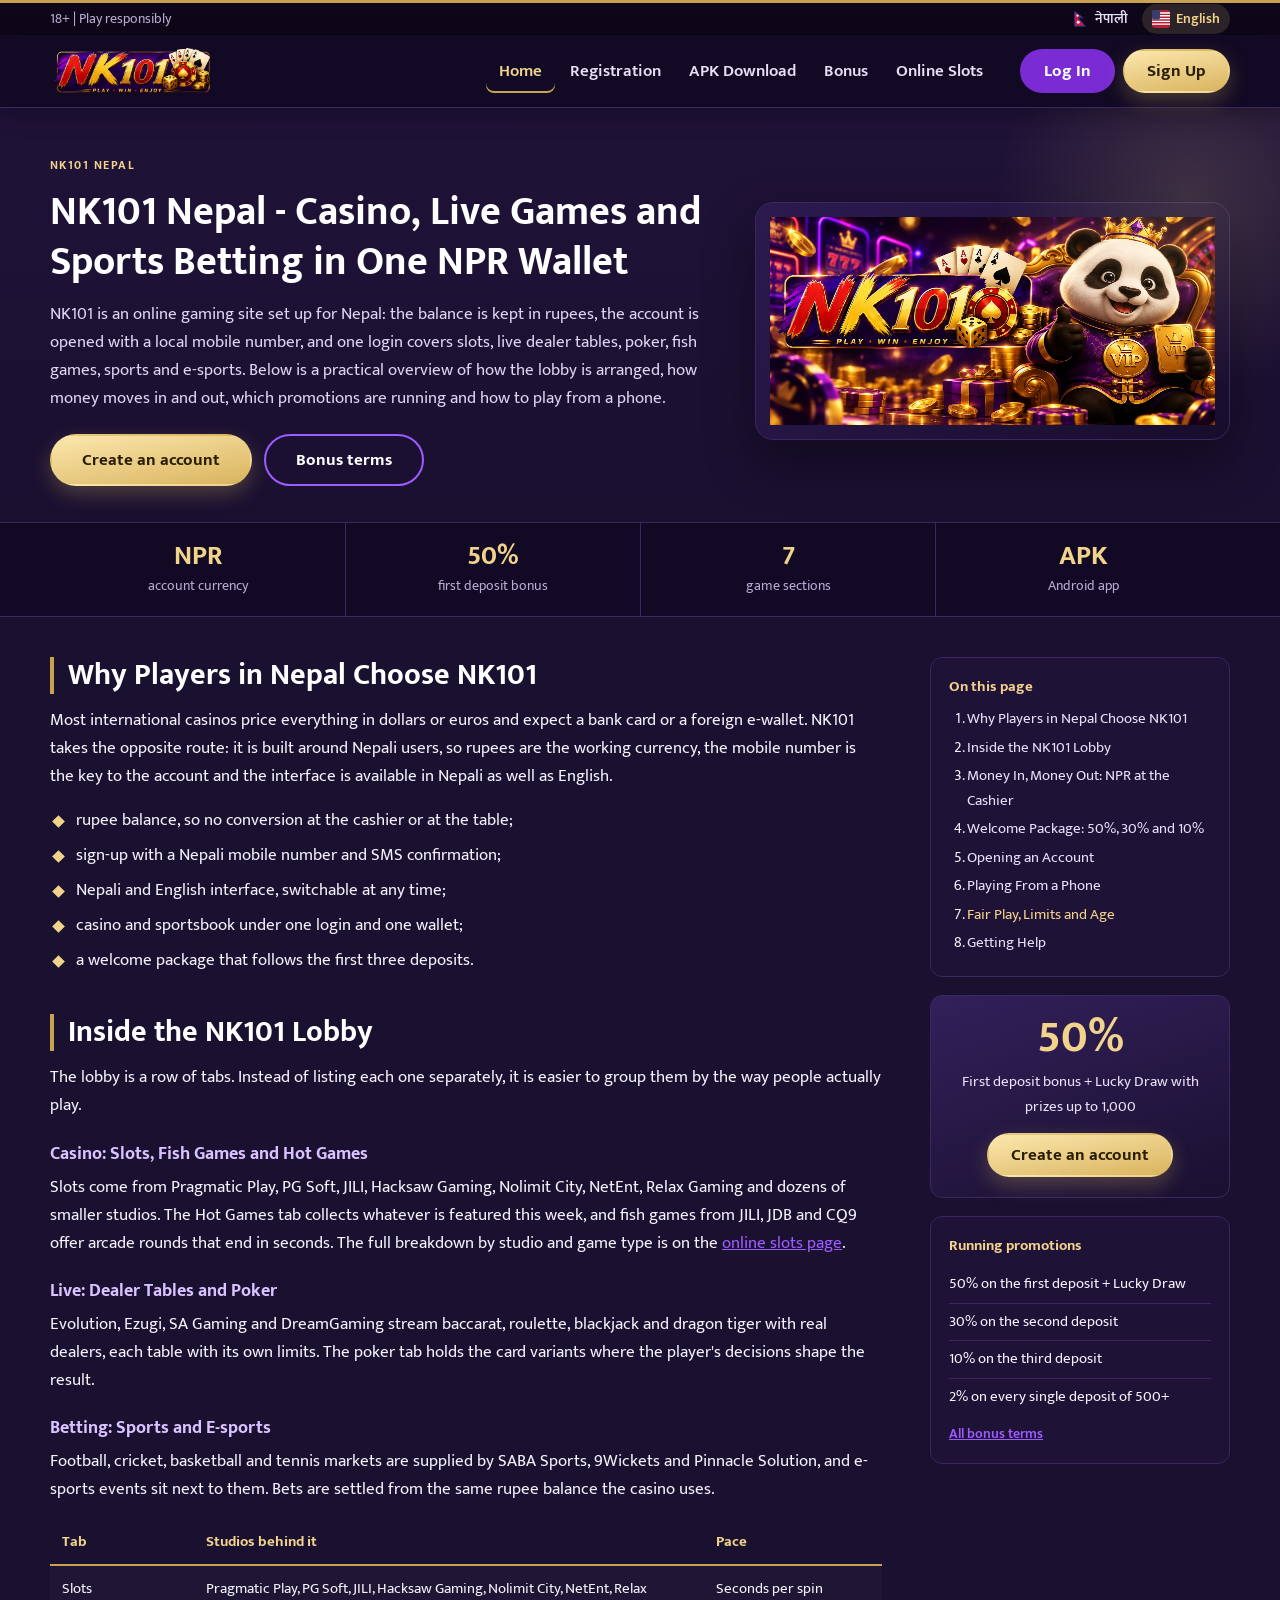
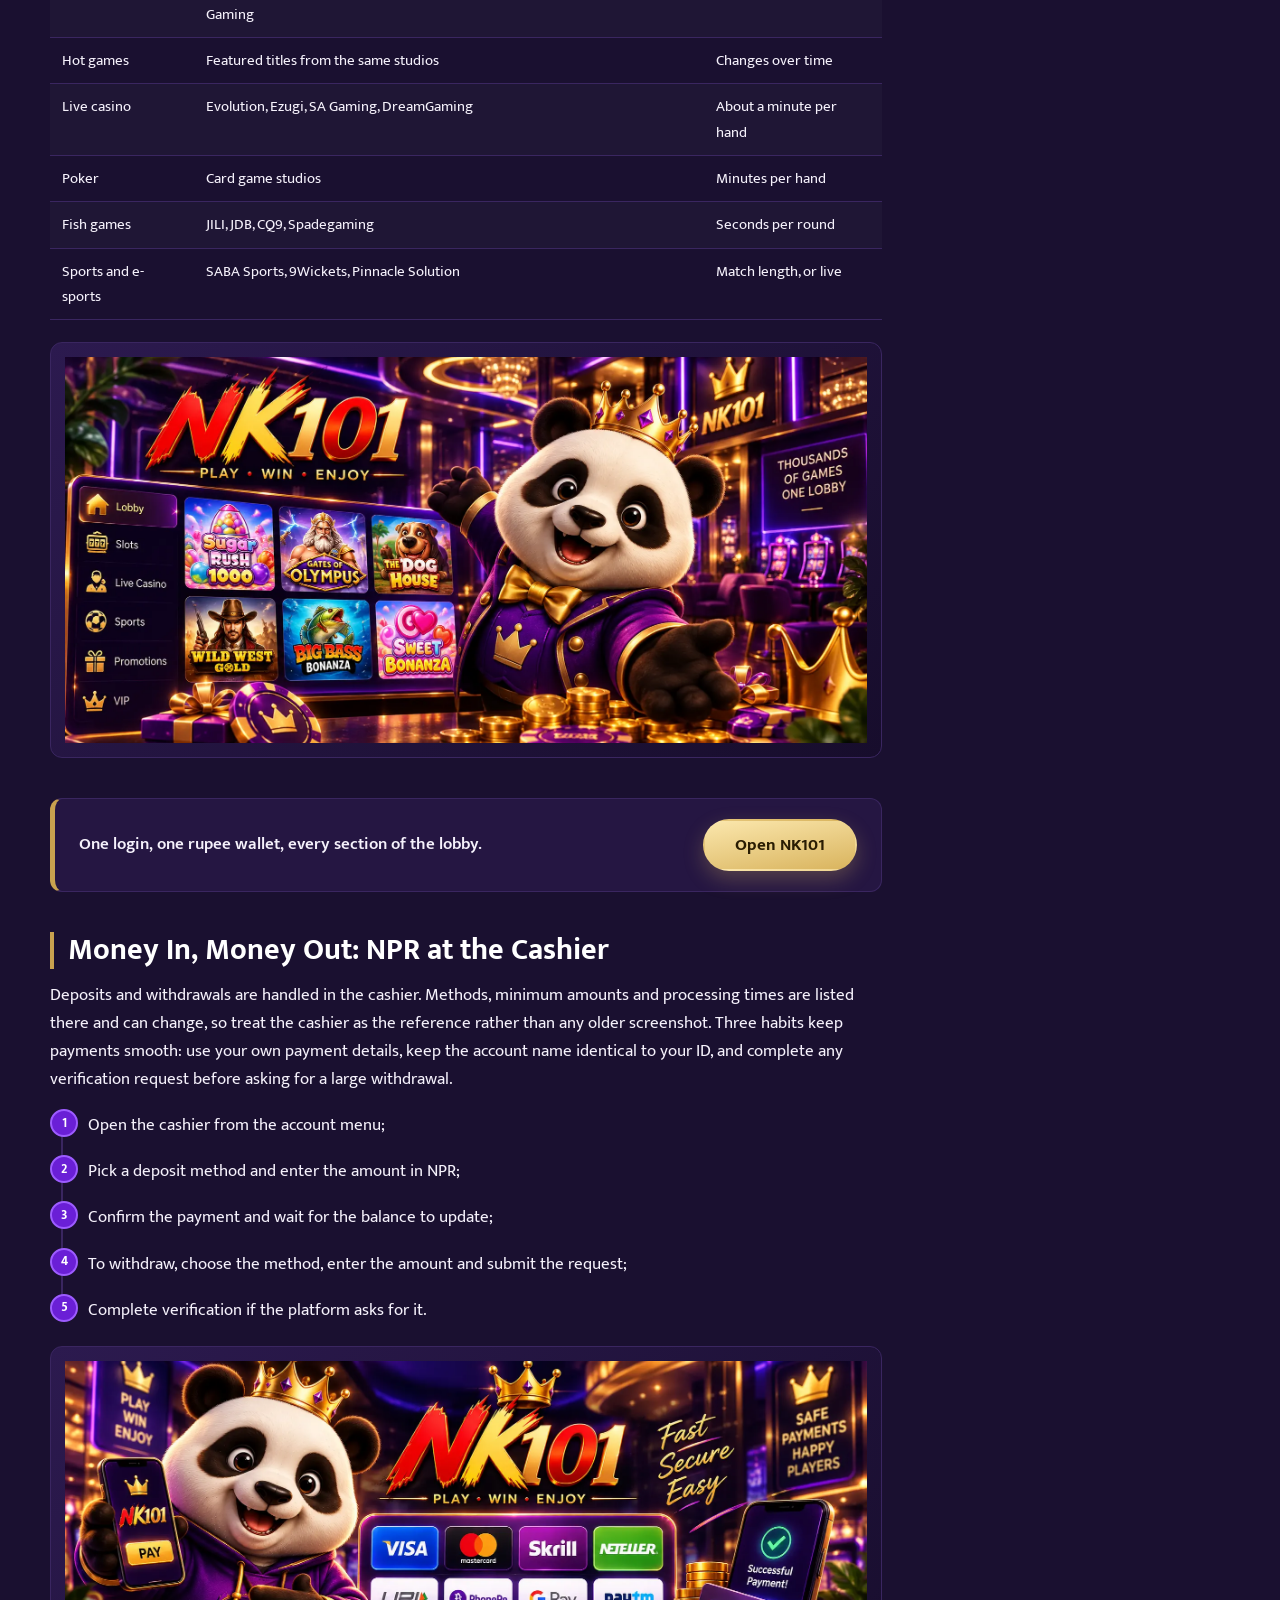
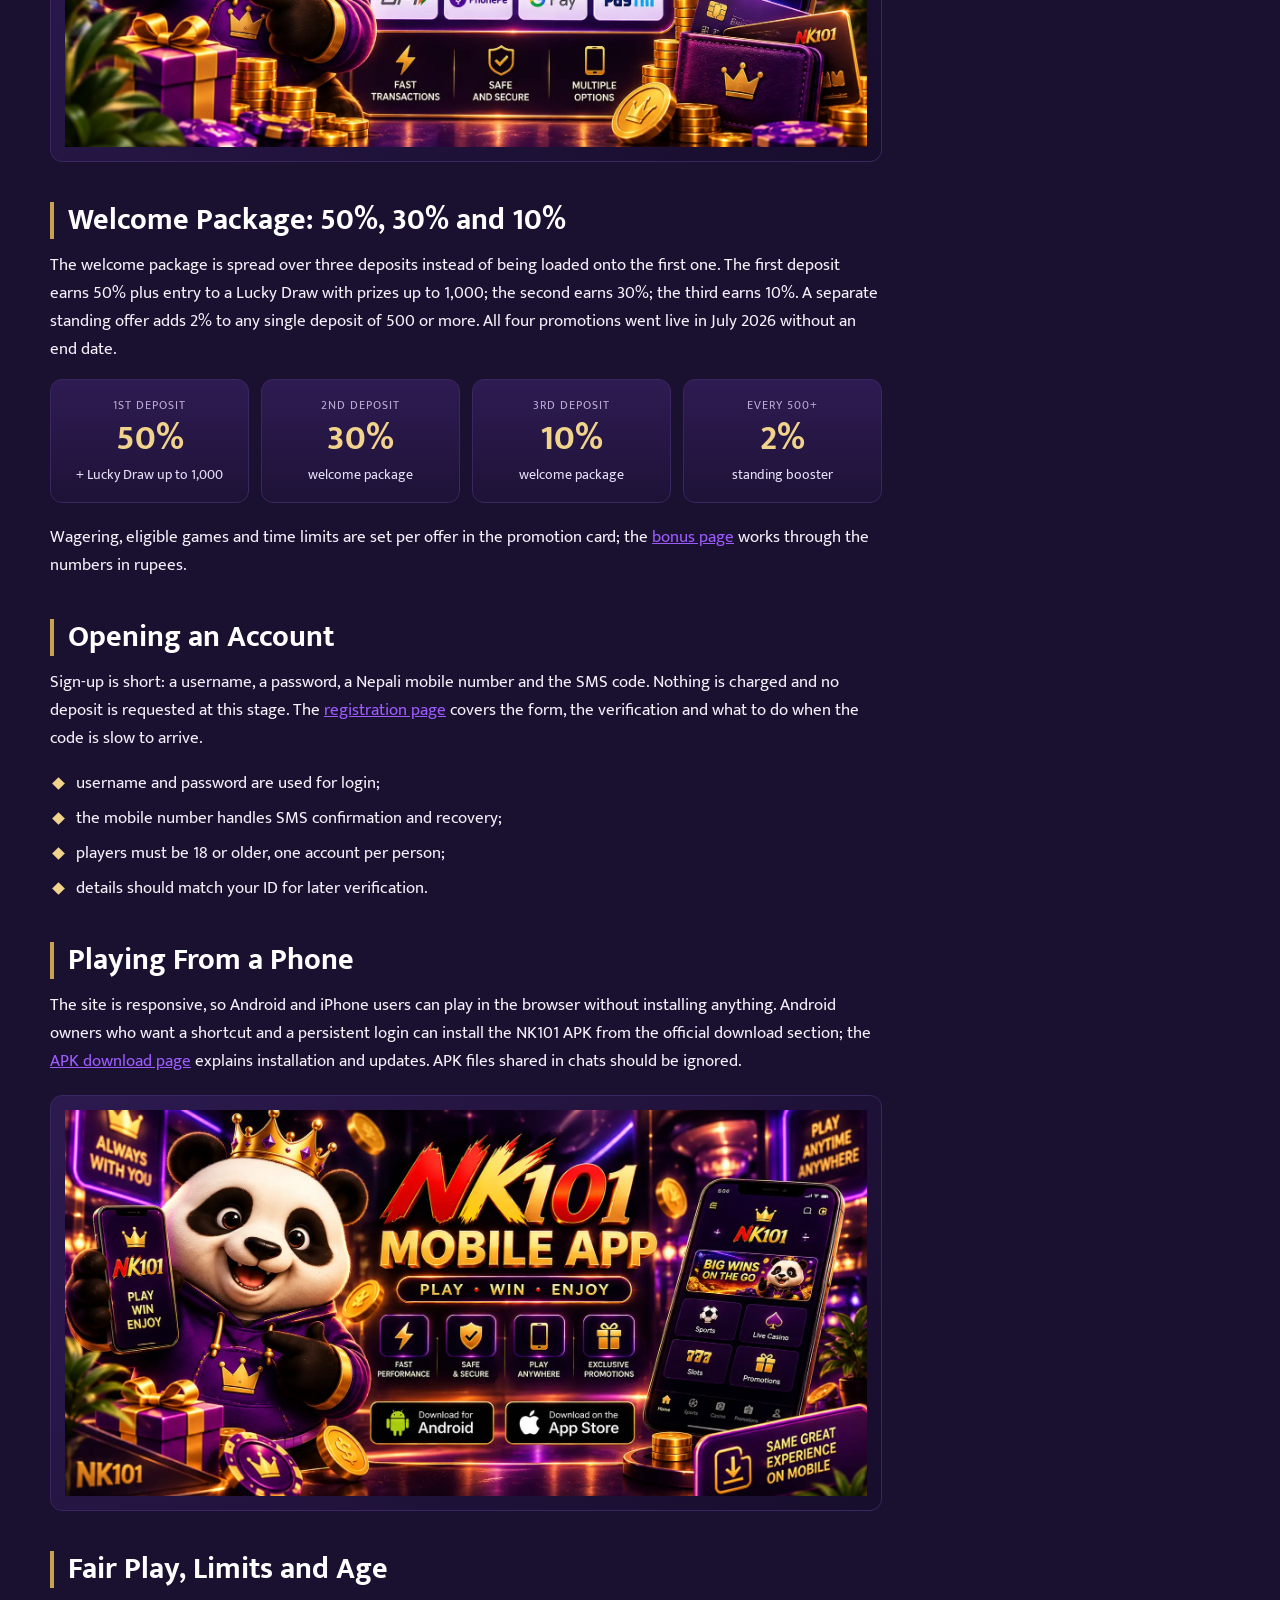
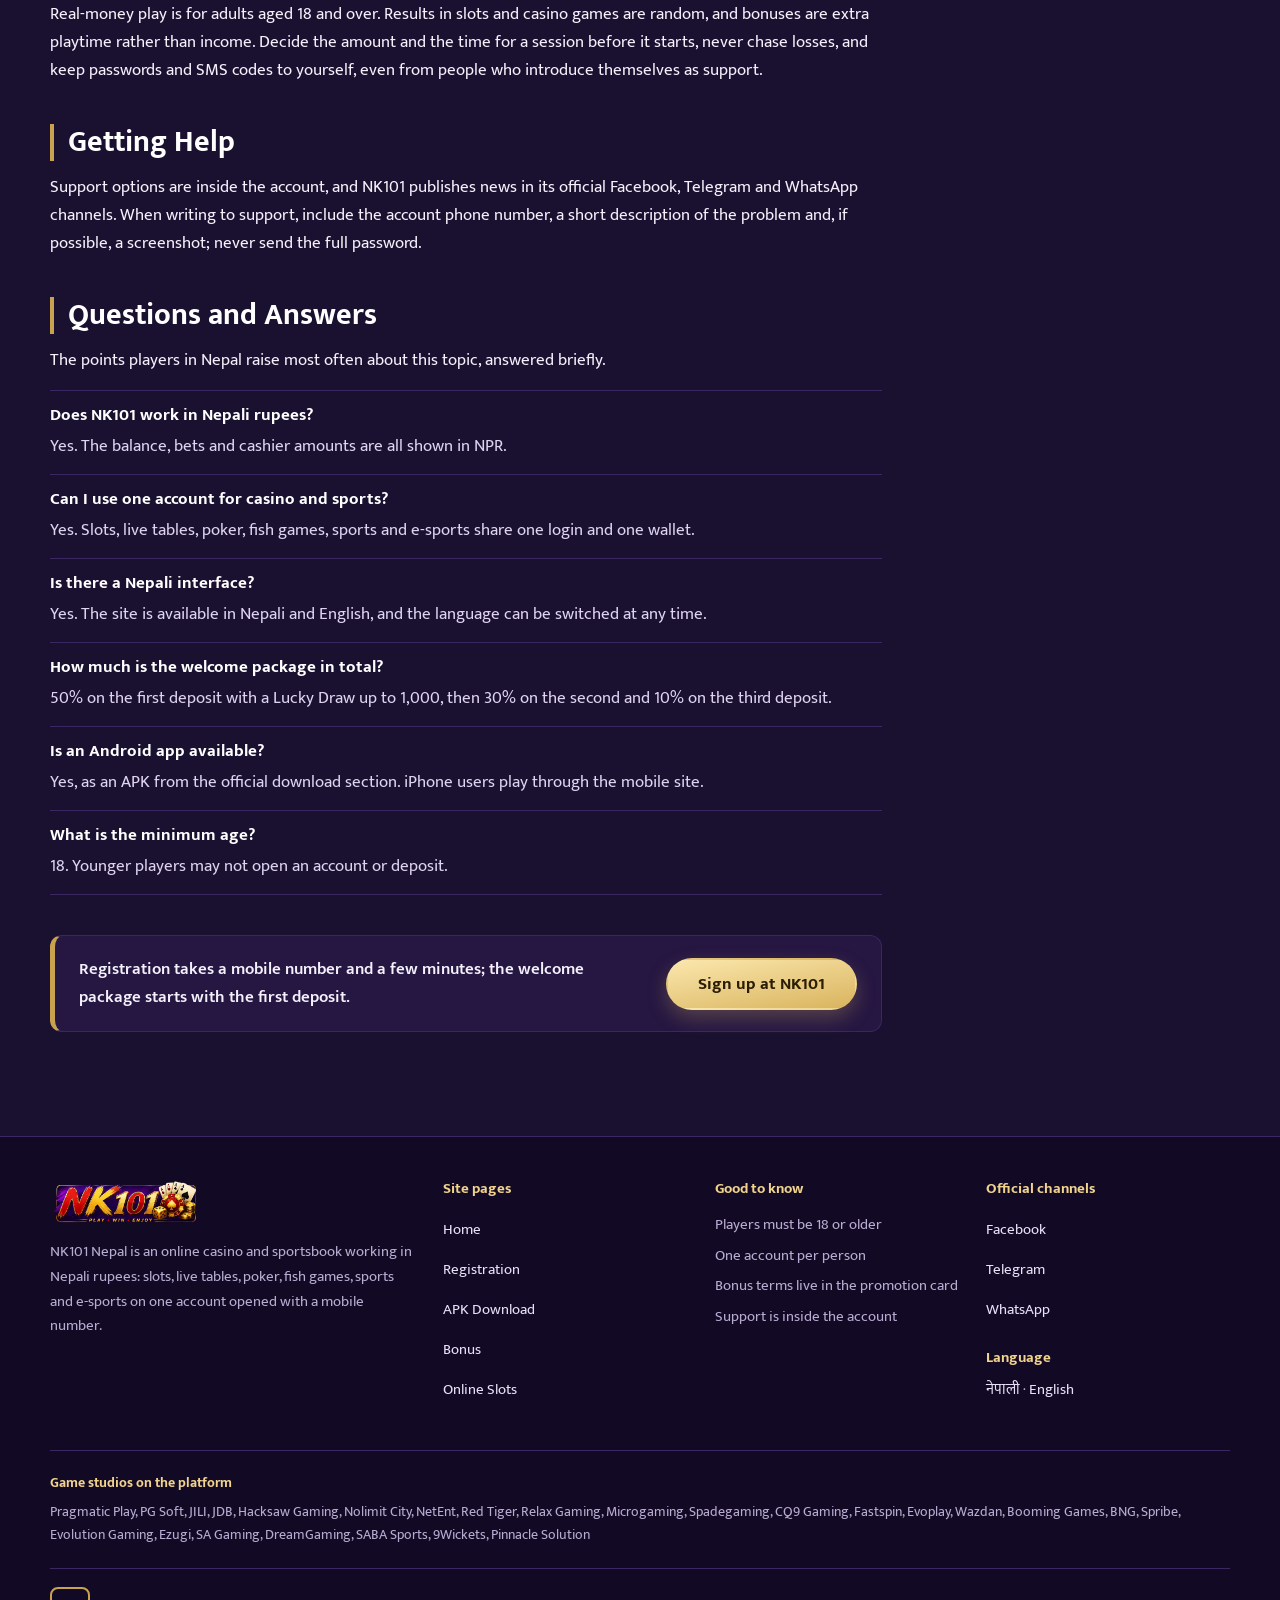
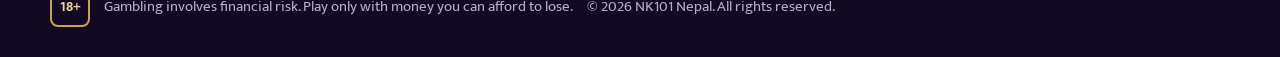
<file: en/index.html>
<!DOCTYPE html>
<html lang="en" data-site="nk101">
<head>
<meta charset="utf-8">
<meta name="viewport" content="width=device-width, initial-scale=1, viewport-fit=cover">
<title>NK101 Nepal - Casino Games, Live Tables and Betting in NPR</title>
<meta name="description" content="NK101 gives players in Nepal one rupee wallet for slots, live casino, fish games and sports betting, sign-up with a Nepali mobile number, an Android APK and a welcome package of 50%, 30% and 10% on the first three deposits.">
<link rel="canonical" href="https://nk101.vercel.app/en/">
<link rel="alternate" hreflang="ne" href="https://nk101.vercel.app/">
<link rel="alternate" hreflang="en" href="https://nk101.vercel.app/en/">
<link rel="alternate" hreflang="x-default" href="https://nk101.vercel.app/">
<meta name="robots" content="index, follow, max-image-preview:large">
<meta name="theme-color" content="#120a24">
<meta property="og:type" content="article">
<meta property="og:site_name" content="NK101 Nepal">
<meta property="og:locale" content="en_US">
<meta property="og:locale:alternate" content="ne_NP">
<meta property="og:title" content="NK101 Nepal - Casino Games, Live Tables and Betting in NPR">
<meta property="og:description" content="NK101 gives players in Nepal one rupee wallet for slots, live casino, fish games and sports betting, sign-up with a Nepali mobile number, an Android APK and a welcome package of 50%, 30% and 10% on the first three deposits.">
<meta property="og:url" content="https://nk101.vercel.app/en/">
<meta property="og:image" content="https://nk101.vercel.app/images/nk101-home-hero.webp">
<meta property="og:image:width" content="1280">
<meta property="og:image:height" content="640">
<meta name="twitter:card" content="summary_large_image">
<link rel="icon" type="image/png" sizes="32x32" href="/images/favicon.png">
<link rel="apple-touch-icon" href="/images/icon-180.png">
<link rel="preconnect" href="https://fonts.googleapis.com">
<link rel="preconnect" href="https://fonts.gstatic.com" crossorigin>
<link rel="stylesheet" href="https://fonts.googleapis.com/css2?family=Mukta:wght@400;600;700&display=swap">
<link rel="stylesheet" href="/assets/site.css">
<script type="application/ld+json">{"@context": "https://schema.org", "@type": "WebSite", "@id": "https://nk101.vercel.app/#site", "url": "https://nk101.vercel.app/", "name": "NK101 Nepal", "inLanguage": ["ne", "en"], "publisher": {"@type": "Organization", "@id": "https://nk101.vercel.app/#org", "name": "NK101", "url": "https://nk101.vercel.app/", "logo": "https://nk101.vercel.app/images/logo-nk101.webp", "sameAs": ["https://www.facebook.com/profile.php?id=61592459762964", "https://t.me/nk101channel", "https://www.whatsapp.com/channel/0029VbD0jE790x2sHs5jem3N"]}}</script>
<script type="application/ld+json">{"@context": "https://schema.org", "@type": "WebPage", "@id": "https://nk101.vercel.app/en/", "url": "https://nk101.vercel.app/en/", "name": "NK101 Nepal - Casino Games, Live Tables and Betting in NPR", "description": "NK101 gives players in Nepal one rupee wallet for slots, live casino, fish games and sports betting, sign-up with a Nepali mobile number, an Android APK and a welcome package of 50%, 30% and 10% on the first three deposits.", "inLanguage": "en", "isPartOf": {"@id": "https://nk101.vercel.app/#site"}, "image": "https://nk101.vercel.app/images/nk101-home-hero.webp", "dateModified": "2026-09-21"}</script>
<script type="application/ld+json">{"@context": "https://schema.org", "@type": "FAQPage", "mainEntity": [{"@type": "Question", "name": "Does NK101 work in Nepali rupees?", "acceptedAnswer": {"@type": "Answer", "text": "Yes. The balance, bets and cashier amounts are all shown in NPR."}}, {"@type": "Question", "name": "Can I use one account for casino and sports?", "acceptedAnswer": {"@type": "Answer", "text": "Yes. Slots, live tables, poker, fish games, sports and e-sports share one login and one wallet."}}, {"@type": "Question", "name": "Is there a Nepali interface?", "acceptedAnswer": {"@type": "Answer", "text": "Yes. The site is available in Nepali and English, and the language can be switched at any time."}}, {"@type": "Question", "name": "How much is the welcome package in total?", "acceptedAnswer": {"@type": "Answer", "text": "50% on the first deposit with a Lucky Draw up to 1,000, then 30% on the second and 10% on the third deposit."}}, {"@type": "Question", "name": "Is an Android app available?", "acceptedAnswer": {"@type": "Answer", "text": "Yes, as an APK from the official download section. iPhone users play through the mobile site."}}, {"@type": "Question", "name": "What is the minimum age?", "acceptedAnswer": {"@type": "Answer", "text": "18. Younger players may not open an account or deposit."}}]}</script>
</head>
<body>
<a class="nk-skip" href="#content">Skip to main content</a>

<header class="nk-header">
  <div class="nk-topbar">
    <div class="nk-wrap nk-topbar__in">
      <span class="nk-topbar__note">18+ | Play responsibly</span>
      <div class="nk-langs" aria-label="Language">
          <a href="/" hreflang="ne" lang="ne"><svg viewBox="0 0 20 20" width="18" height="18" aria-hidden="true"><path d="M4 1.5 13.5 8.6H8L16 18H4z" fill="#dc143c" stroke="#003893" stroke-width="1.1" stroke-linejoin="round"/><circle cx="7.2" cy="6.3" r="1.2" fill="#fff"/><circle cx="8" cy="13.6" r="1.6" fill="#fff"/></svg><span>नेपाली</span></a>
          <a href="/en/" hreflang="en" lang="en" class="is-current"><svg viewBox="0 0 20 20" width="18" height="18" aria-hidden="true"><rect width="20" height="20" rx="3" fill="#b22234"/><path d="M0 3.3h20M0 6.4h20M0 9.5h20M0 12.6h20M0 15.7h20" stroke="#fff" stroke-width="1.5"/><rect width="9" height="10.5" rx="2" fill="#3c3b6e"/></svg><span>English</span></a>
      </div>
    </div>
  </div>
  <div class="nk-bar">
    <div class="nk-wrap nk-bar__in">
      <a class="nk-logo" href="/en/"><img src="/images/logo-nk101.webp" width="200" height="62" alt="NK101" onerror="this.outerHTML='<b class=nk-logo__text>NK101</b>'"></a>
      <nav class="nk-nav" id="nk-nav" aria-label="Site navigation">
        <a href="/en/" aria-current="page">Home</a>
        <a href="/en/registration/">Registration</a>
        <a href="/en/apk-download/">APK Download</a>
        <a href="/en/bonus/">Bonus</a>
        <a href="/en/online-slots/">Online Slots</a>
        <div class="nk-nav__auth">
          <a class="nk-btn nk-btn--ghost" href="/go/" rel="nofollow">Log In</a>
          <a class="nk-btn nk-btn--gold" href="/go/" rel="nofollow">Sign Up</a>
        </div>
      </nav>
      <div class="nk-auth">
        <a class="nk-btn nk-btn--ghost" href="/go/" rel="nofollow">Log In</a>
        <a class="nk-btn nk-btn--gold" href="/go/" rel="nofollow">Sign Up</a>
      </div>
      <button class="nk-menu-btn" type="button" data-nav-toggle aria-controls="nk-nav" aria-expanded="false"><span class="nk-menu-btn__bars" aria-hidden="true"></span><span>Menu</span></button>
    </div>
  </div>
</header>

<main id="content">
  <section class="nk-hero">
    <div class="nk-wrap nk-hero__grid">
      <div class="nk-hero__copy">
        <p class="nk-eyebrow">NK101 Nepal</p>
        
        <h1>NK101 Nepal - Casino, Live Games and Sports Betting in One NPR Wallet</h1>
        <p class="nk-lead">NK101 is an online gaming site set up for Nepal: the balance is kept in rupees, the account is opened with a local mobile number, and one login covers slots, live dealer tables, poker, fish games, sports and e-sports. Below is a practical overview of how the lobby is arranged, how money moves in and out, which promotions are running and how to play from a phone.</p>
        <div class="nk-hero__cta">
          <a class="nk-btn nk-btn--gold nk-btn--big" href="/go/" rel="nofollow">Create an account</a>
          <a class="nk-btn nk-btn--line nk-btn--big" href="/en/bonus/">Bonus terms</a>
        </div>
      </div>
      <figure class="nk-hero__media"><img src="/images/nk101-home-hero.webp" width="1280" height="640" alt="NK101 Nepal home screen with casino, live and sports sections" fetchpriority="high"></figure>
    </div>
  </section>

  <section class="nk-facts" aria-label="Key facts">
    <div class="nk-wrap nk-facts__grid">
      <div class="nk-tile"><span class="nk-tile__v">NPR</span><span class="nk-tile__l">account currency</span></div>
      <div class="nk-tile"><span class="nk-tile__v">50%</span><span class="nk-tile__l">first deposit bonus</span></div>
      <div class="nk-tile"><span class="nk-tile__v">7</span><span class="nk-tile__l">game sections</span></div>
      <div class="nk-tile"><span class="nk-tile__v">APK</span><span class="nk-tile__l">Android app</span></div>
    </div>
  </section>

  <div class="nk-wrap nk-layout">
    <article class="nk-article">

<section id="why">
<h2>Why Players in Nepal Choose NK101</h2>
<p>Most international casinos price everything in dollars or euros and expect a bank card or a foreign e-wallet. NK101 takes the opposite route: it is built around Nepali users, so rupees are the working currency, the mobile number is the key to the account and the interface is available in Nepali as well as English.</p>
<ul class="nk-list">
    <li>rupee balance, so no conversion at the cashier or at the table;</li>
    <li>sign-up with a Nepali mobile number and SMS confirmation;</li>
    <li>Nepali and English interface, switchable at any time;</li>
    <li>casino and sportsbook under one login and one wallet;</li>
    <li>a welcome package that follows the first three deposits.</li>
</ul>
</section>

<section id="lobby">
<h2>Inside the NK101 Lobby</h2>
<p>The lobby is a row of tabs. Instead of listing each one separately, it is easier to group them by the way people actually play.</p>
<h3>Casino: Slots, Fish Games and Hot Games</h3>
<p>Slots come from Pragmatic Play, PG Soft, JILI, Hacksaw Gaming, Nolimit City, NetEnt, Relax Gaming and dozens of smaller studios. The Hot Games tab collects whatever is featured this week, and fish games from JILI, JDB and CQ9 offer arcade rounds that end in seconds. The full breakdown by studio and game type is on the <a href="/en/online-slots/">online slots page</a>.</p>
<h3>Live: Dealer Tables and Poker</h3>
<p>Evolution, Ezugi, SA Gaming and DreamGaming stream baccarat, roulette, blackjack and dragon tiger with real dealers, each table with its own limits. The poker tab holds the card variants where the player's decisions shape the result.</p>
<h3>Betting: Sports and E-sports</h3>
<p>Football, cricket, basketball and tennis markets are supplied by SABA Sports, 9Wickets and Pinnacle Solution, and e-sports events sit next to them. Bets are settled from the same rupee balance the casino uses.</p>
<div class="nk-scroll"><table class="nk-table">
  <thead><tr><th scope="col">Tab</th><th scope="col">Studios behind it</th><th scope="col">Pace</th></tr></thead>
  <tbody>
    <tr><td>Slots</td><td>Pragmatic Play, PG Soft, JILI, Hacksaw Gaming, Nolimit City, NetEnt, Relax Gaming</td><td>Seconds per spin</td></tr>
    <tr><td>Hot games</td><td>Featured titles from the same studios</td><td>Changes over time</td></tr>
    <tr><td>Live casino</td><td>Evolution, Ezugi, SA Gaming, DreamGaming</td><td>About a minute per hand</td></tr>
    <tr><td>Poker</td><td>Card game studios</td><td>Minutes per hand</td></tr>
    <tr><td>Fish games</td><td>JILI, JDB, CQ9, Spadegaming</td><td>Seconds per round</td></tr>
    <tr><td>Sports and e-sports</td><td>SABA Sports, 9Wickets, Pinnacle Solution</td><td>Match length, or live</td></tr>
  </tbody>
</table></div>
<figure class="nk-figure"><img src="/images/nk101-home-lobby.webp" width="960" height="480" alt="NK101 lobby tabs: slots, hot games, live casino, poker, fish games, sports" loading="lazy" decoding="async"></figure>
</section>

<div class="nk-promo"><p class="nk-promo__text">One login, one rupee wallet, every section of the lobby.</p><a class="nk-btn nk-btn--gold nk-btn--big" href="/go/" rel="nofollow">Open NK101</a></div>

<section id="money">
<h2>Money In, Money Out: NPR at the Cashier</h2>
<p>Deposits and withdrawals are handled in the cashier. Methods, minimum amounts and processing times are listed there and can change, so treat the cashier as the reference rather than any older screenshot. Three habits keep payments smooth: use your own payment details, keep the account name identical to your ID, and complete any verification request before asking for a large withdrawal.</p>
<ol class="nk-timeline">
    <li>Open the cashier from the account menu;</li>
    <li>Pick a deposit method and enter the amount in NPR;</li>
    <li>Confirm the payment and wait for the balance to update;</li>
    <li>To withdraw, choose the method, enter the amount and submit the request;</li>
    <li>Complete verification if the platform asks for it.</li>
</ol>
<figure class="nk-figure"><img src="/images/nk101-home-payments.webp" width="960" height="480" alt="NK101 cashier with deposit and withdrawal in Nepali rupees" loading="lazy" decoding="async"></figure>
</section>

<section id="welcome">
<h2>Welcome Package: 50%, 30% and 10%</h2>
<p>The welcome package is spread over three deposits instead of being loaded onto the first one. The first deposit earns 50% plus entry to a Lucky Draw with prizes up to 1,000; the second earns 30%; the third earns 10%. A separate standing offer adds 2% to any single deposit of 500 or more. All four promotions went live in July 2026 without an end date.</p>
<div class="nk-ladder">
  <div class="nk-rung"><span class="nk-rung__step">1st deposit</span><span class="nk-rung__pct">50%</span><span class="nk-rung__cap">+ Lucky Draw up to 1,000</span></div>
  <div class="nk-rung"><span class="nk-rung__step">2nd deposit</span><span class="nk-rung__pct">30%</span><span class="nk-rung__cap">welcome package</span></div>
  <div class="nk-rung"><span class="nk-rung__step">3rd deposit</span><span class="nk-rung__pct">10%</span><span class="nk-rung__cap">welcome package</span></div>
  <div class="nk-rung"><span class="nk-rung__step">Every 500+</span><span class="nk-rung__pct">2%</span><span class="nk-rung__cap">standing booster</span></div>
</div>
<p>Wagering, eligible games and time limits are set per offer in the promotion card; the <a href="/en/bonus/">bonus page</a> works through the numbers in rupees.</p>
</section>

<section id="account">
<h2>Opening an Account</h2>
<p>Sign-up is short: a username, a password, a Nepali mobile number and the SMS code. Nothing is charged and no deposit is requested at this stage. The <a href="/en/registration/">registration page</a> covers the form, the verification and what to do when the code is slow to arrive.</p>
<ul class="nk-list">
    <li>username and password are used for login;</li>
    <li>the mobile number handles SMS confirmation and recovery;</li>
    <li>players must be 18 or older, one account per person;</li>
    <li>details should match your ID for later verification.</li>
</ul>
</section>

<section id="phone">
<h2>Playing From a Phone</h2>
<p>The site is responsive, so Android and iPhone users can play in the browser without installing anything. Android owners who want a shortcut and a persistent login can install the NK101 APK from the official download section; the <a href="/en/apk-download/">APK download page</a> explains installation and updates. APK files shared in chats should be ignored.</p>
<figure class="nk-figure"><img src="/images/nk101-home-app.webp" width="960" height="480" alt="NK101 on a smartphone: mobile site and Android app" loading="lazy" decoding="async"></figure>
</section>

<section id="fair">
<h2>Fair Play, Limits and Age</h2>
<p>Real-money play is for adults aged 18 and over. Results in slots and casino games are random, and bonuses are extra playtime rather than income. Decide the amount and the time for a session before it starts, never chase losses, and keep passwords and SMS codes to yourself, even from people who introduce themselves as support.</p>
</section>

<section id="help">
<h2>Getting Help</h2>
<p>Support options are inside the account, and NK101 publishes news in its official Facebook, Telegram and WhatsApp channels. When writing to support, include the account phone number, a short description of the problem and, if possible, a screenshot; never send the full password.</p>
</section>

      <section id="faq" class="nk-faq">
        <h2>Questions and Answers</h2>
        <p>The points players in Nepal raise most often about this topic, answered briefly.</p>
      <div class="nk-qa"><h3>Does NK101 work in Nepali rupees?</h3><p>Yes. The balance, bets and cashier amounts are all shown in NPR.</p></div>
      <div class="nk-qa"><h3>Can I use one account for casino and sports?</h3><p>Yes. Slots, live tables, poker, fish games, sports and e-sports share one login and one wallet.</p></div>
      <div class="nk-qa"><h3>Is there a Nepali interface?</h3><p>Yes. The site is available in Nepali and English, and the language can be switched at any time.</p></div>
      <div class="nk-qa"><h3>How much is the welcome package in total?</h3><p>50% on the first deposit with a Lucky Draw up to 1,000, then 30% on the second and 10% on the third deposit.</p></div>
      <div class="nk-qa"><h3>Is an Android app available?</h3><p>Yes, as an APK from the official download section. iPhone users play through the mobile site.</p></div>
      <div class="nk-qa"><h3>What is the minimum age?</h3><p>18. Younger players may not open an account or deposit.</p></div>
      </section>
      <div class="nk-promo nk-promo--end"><p class="nk-promo__text">Registration takes a mobile number and a few minutes; the welcome package starts with the first deposit.</p><a class="nk-btn nk-btn--gold nk-btn--big" href="/go/" rel="nofollow">Sign up at NK101</a></div>
    </article>

    <aside class="nk-side">
      <div class="nk-side__box nk-side__toc">
        <p class="nk-side__title">On this page</p>
        <ol data-toc>
          <li><a href="#why">Why Players in Nepal Choose NK101</a></li>
          <li><a href="#lobby">Inside the NK101 Lobby</a></li>
          <li><a href="#money">Money In, Money Out: NPR at the Cashier</a></li>
          <li><a href="#welcome">Welcome Package: 50%, 30% and 10%</a></li>
          <li><a href="#account">Opening an Account</a></li>
          <li><a href="#phone">Playing From a Phone</a></li>
          <li><a href="#fair">Fair Play, Limits and Age</a></li>
          <li><a href="#help">Getting Help</a></li>
        </ol>
      </div>
      <div class="nk-side__cta">
        <span class="nk-side__big">50%</span>
        <p>First deposit bonus + Lucky Draw with prizes up to 1,000</p>
        <a class="nk-btn nk-btn--gold" href="/go/" rel="nofollow">Create an account</a>
      </div>
      <div class="nk-side__box">
        <p class="nk-side__title">Running promotions</p>
        <ul class="nk-side__list">
          <li>50% on the first deposit + Lucky Draw</li>
          <li>30% on the second deposit</li>
          <li>10% on the third deposit</li>
          <li>2% on every single deposit of 500+</li>
        </ul>
        <a class="nk-side__more" href="/en/bonus/">All bonus terms</a>
      </div>
    </aside>
  </div>
</main>

<footer class="nk-footer">
  <div class="nk-wrap nk-footer__grid">
    <div class="nk-footer__col nk-footer__brand">
      <img src="/images/logo-nk101.webp" width="160" height="50" alt="NK101" loading="lazy" onerror="this.outerHTML='<b class=nk-logo__text>NK101</b>'">
      <p>NK101 Nepal is an online casino and sportsbook working in Nepali rupees: slots, live tables, poker, fish games, sports and e-sports on one account opened with a mobile number.</p>
    </div>
    <div class="nk-footer__col">
      <p class="nk-footer__h">Site pages</p>
      <ul>
          <li><a href="/en/">Home</a></li>
          <li><a href="/en/registration/">Registration</a></li>
          <li><a href="/en/apk-download/">APK Download</a></li>
          <li><a href="/en/bonus/">Bonus</a></li>
          <li><a href="/en/online-slots/">Online Slots</a></li>
      </ul>
    </div>
    <div class="nk-footer__col">
      <p class="nk-footer__h">Good to know</p>
      <ul class="nk-footer__plain">
          <li>Players must be 18 or older</li>
          <li>One account per person</li>
          <li>Bonus terms live in the promotion card</li>
          <li>Support is inside the account</li>
      </ul>
    </div>
    <div class="nk-footer__col">
      <p class="nk-footer__h">Official channels</p>
      <ul>
          <li><a href="https://www.facebook.com/profile.php?id=61592459762964" rel="nofollow noopener" target="_blank">Facebook</a></li>
          <li><a href="https://t.me/nk101channel" rel="nofollow noopener" target="_blank">Telegram</a></li>
          <li><a href="https://www.whatsapp.com/channel/0029VbD0jE790x2sHs5jem3N" rel="nofollow noopener" target="_blank">WhatsApp</a></li>
      </ul>
      <p class="nk-footer__h">Language</p>
      <p class="nk-footer__langs"><a href="/" hreflang="ne" lang="ne">नेपाली</a> · <a href="/en/" hreflang="en" lang="en">English</a></p>
    </div>
  </div>
  <div class="nk-wrap nk-footer__studios">
    <p class="nk-footer__h">Game studios on the platform</p>
    <p>Pragmatic Play, PG Soft, JILI, JDB, Hacksaw Gaming, Nolimit City, NetEnt, Red Tiger, Relax Gaming, Microgaming, Spadegaming, CQ9 Gaming, Fastspin, Evoplay, Wazdan, Booming Games, BNG, Spribe, Evolution Gaming, Ezugi, SA Gaming, DreamGaming, SABA Sports, 9Wickets, Pinnacle Solution</p>
  </div>
  <div class="nk-wrap nk-footer__bottom">
    <span class="nk-age">18+</span>
    <p>Gambling involves financial risk. Play only with money you can afford to lose.</p>
    <p>© 2026 NK101 Nepal. All rights reserved.</p>
  </div>
</footer>

<div class="nk-dock">
  <a class="nk-dock__login" href="/go/" rel="nofollow">Log In</a>
  <a class="nk-btn nk-btn--gold" href="/go/" rel="nofollow">Sign Up</a>
</div>
<button class="nk-top" type="button" data-top aria-label="Back to top" hidden>↑</button>
<script src="/assets/site.js" defer></script>
</body>
</html>
</file>
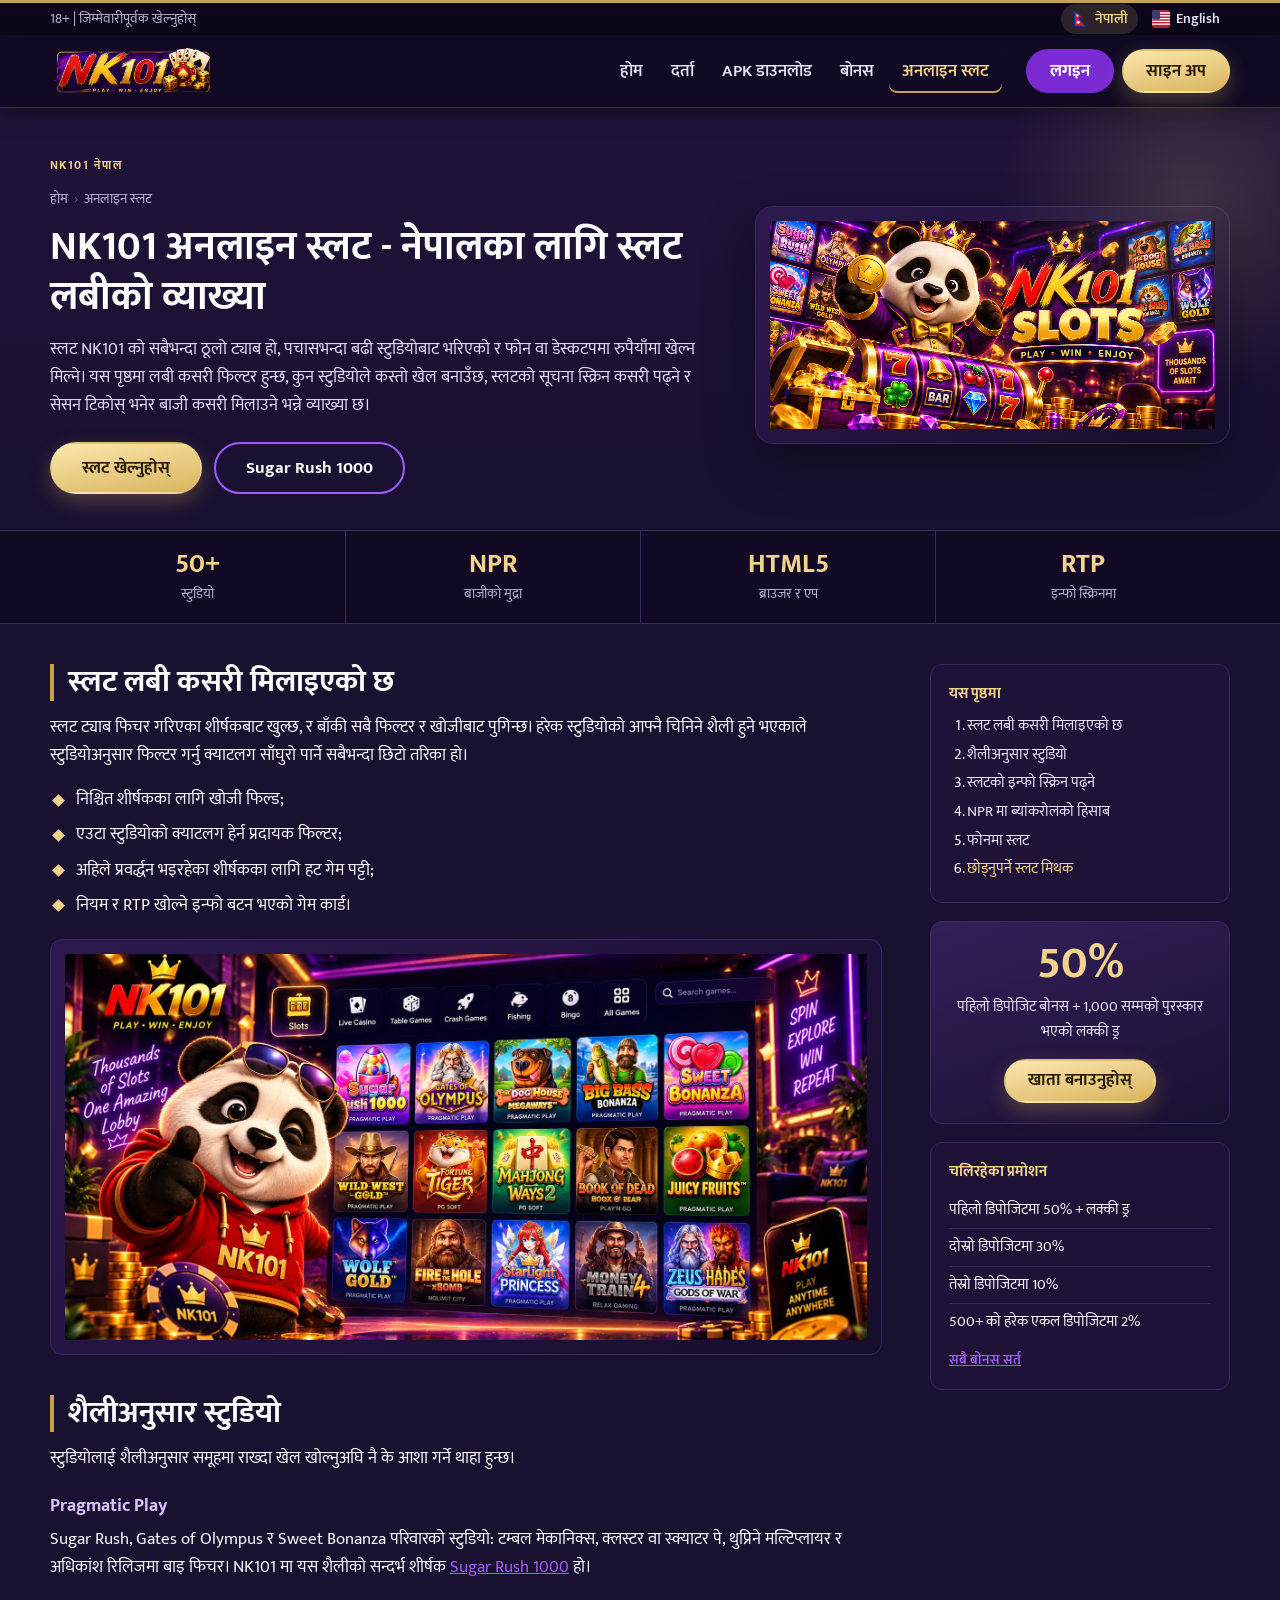
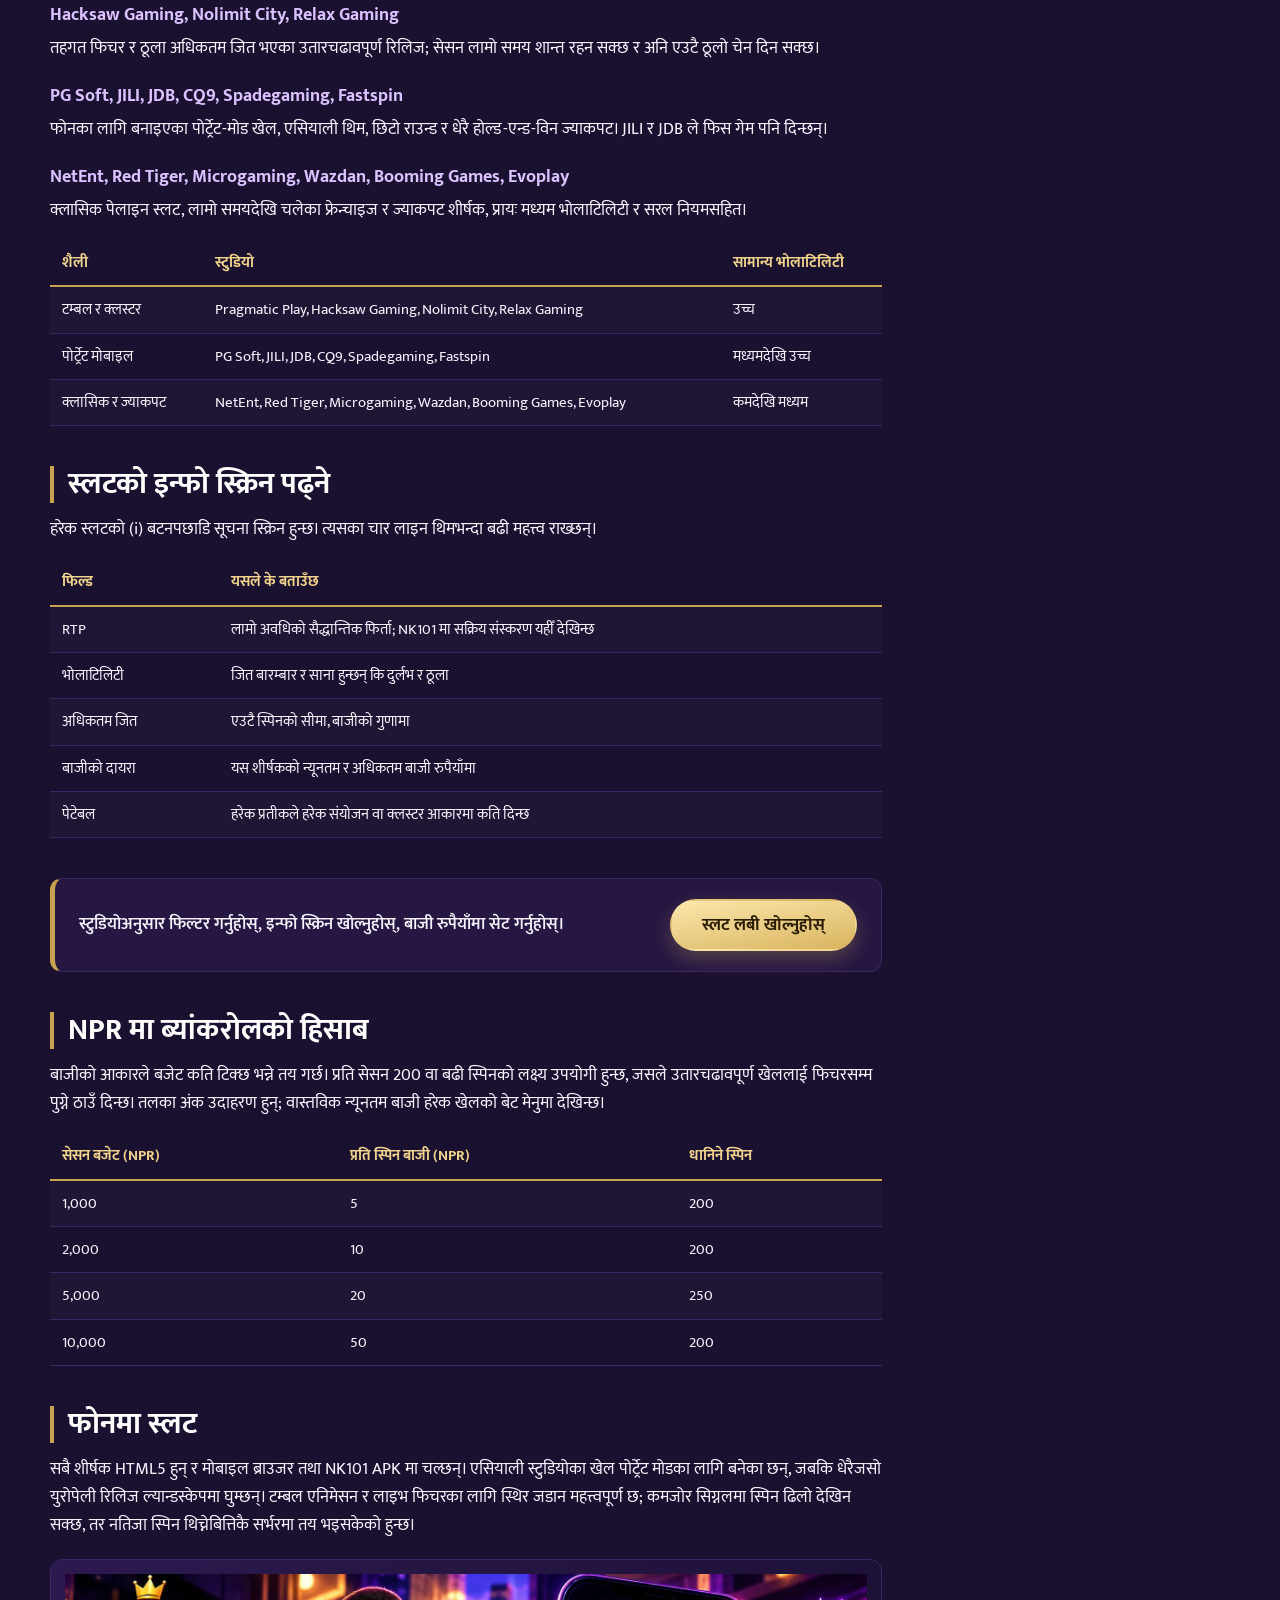
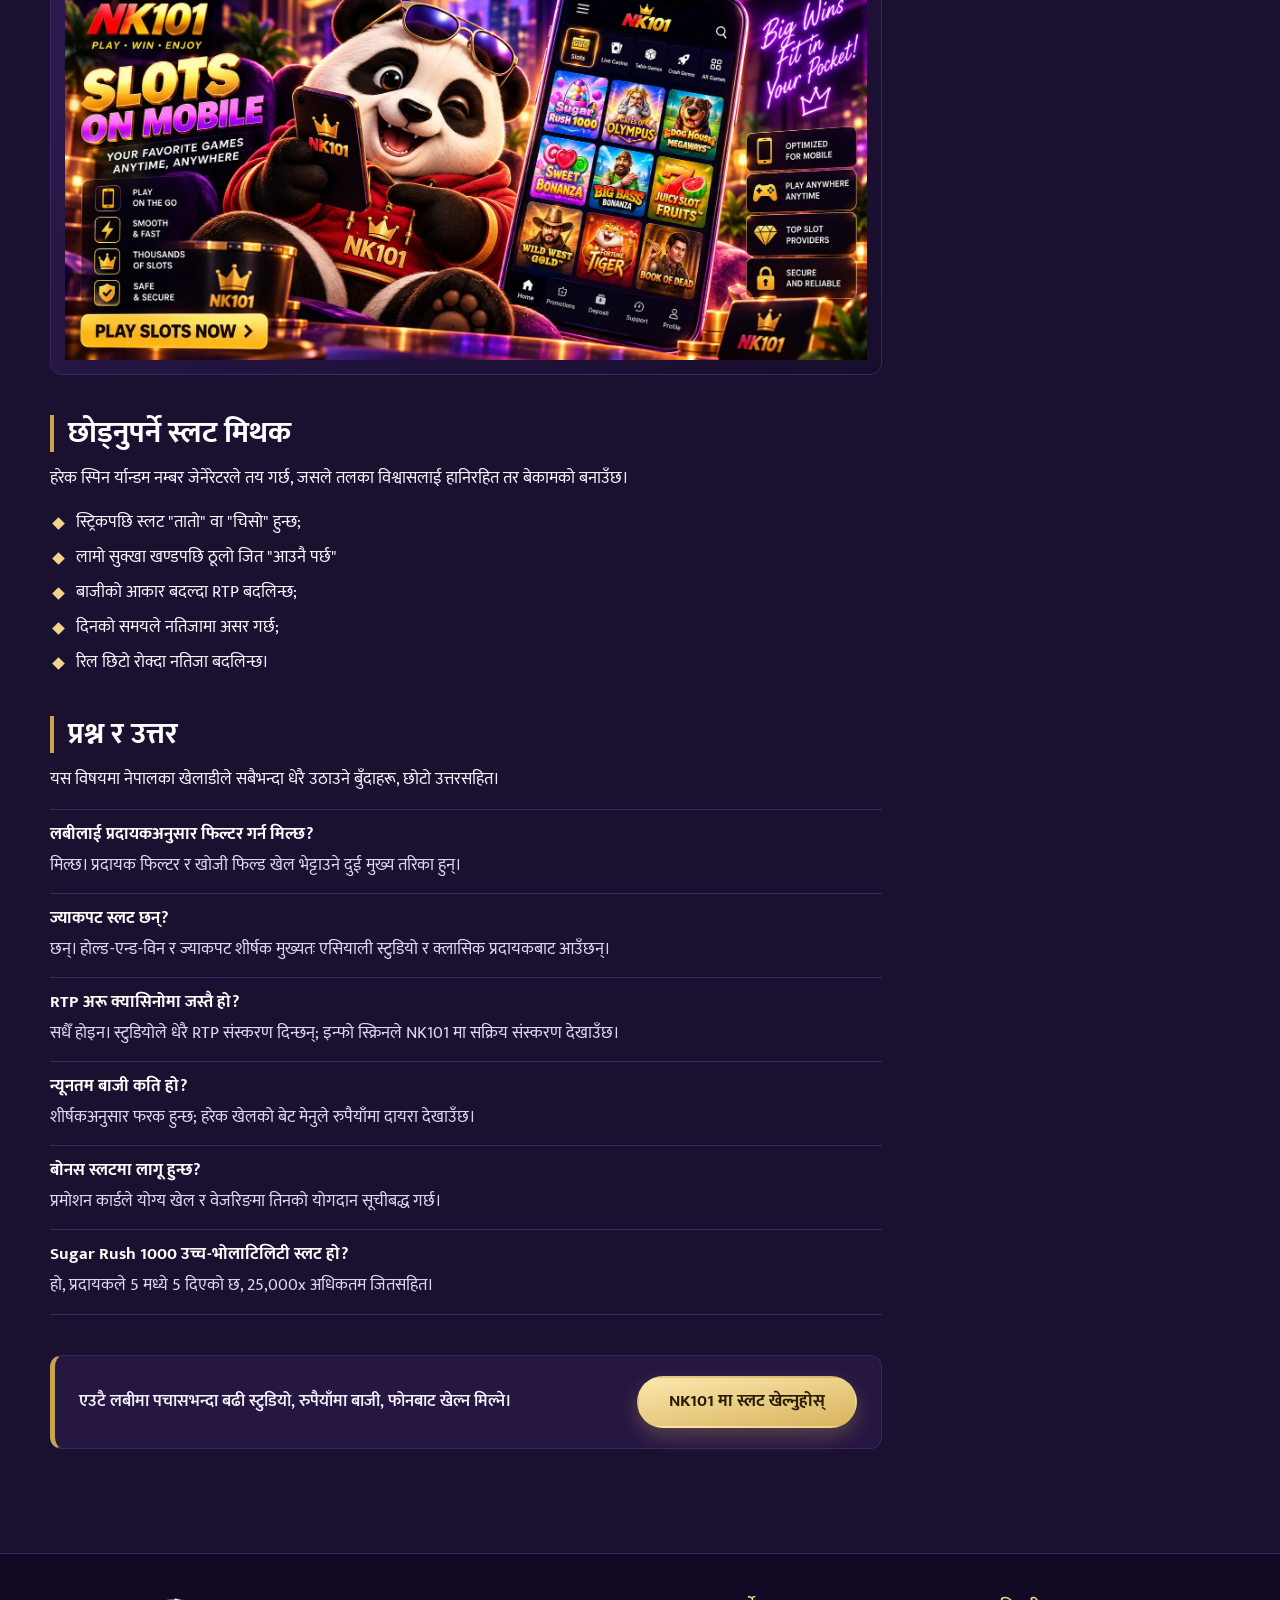
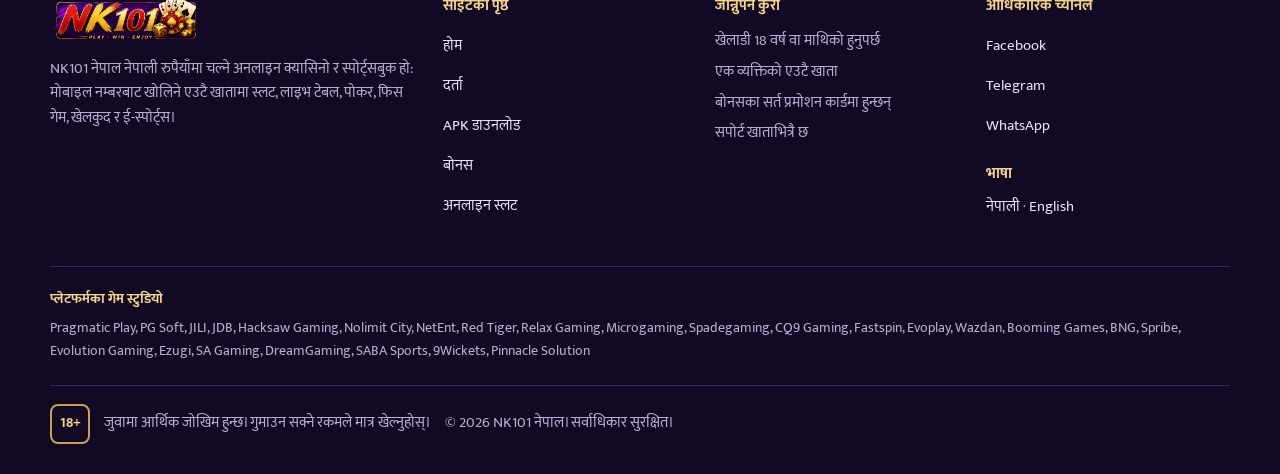
<file: online-slots/index.html>
<!DOCTYPE html>
<html lang="ne" data-site="nk101">
<head>
<meta charset="utf-8">
<meta name="viewport" content="width=device-width, initial-scale=1, viewport-fit=cover">
<title>NK101 अनलाइन स्लट - नेपालका लागि प्रदायक, खेल प्रकार र RTP</title>
<meta name="description" content="नेपालका लागि NK101 अनलाइन स्लट खण्डको गाइड: लबी कसरी फिल्टर हुन्छ, कुन स्टुडियोले कस्तो खेल दिन्छ, स्लटको इन्फो स्क्रिन कसरी पढ्ने, रुपैयाँमा ब्यांकरोलको हिसाब र क्याटलगमा Sugar Rush 1000 कहाँ छ।">
<link rel="canonical" href="https://nk101.vercel.app/online-slots/">
<link rel="alternate" hreflang="ne" href="https://nk101.vercel.app/online-slots/">
<link rel="alternate" hreflang="en" href="https://nk101.vercel.app/en/online-slots/">
<link rel="alternate" hreflang="x-default" href="https://nk101.vercel.app/online-slots/">
<meta name="robots" content="index, follow, max-image-preview:large">
<meta name="theme-color" content="#120a24">
<meta property="og:type" content="article">
<meta property="og:site_name" content="NK101 नेपाल">
<meta property="og:locale" content="ne_NP">
<meta property="og:locale:alternate" content="en_US">
<meta property="og:title" content="NK101 अनलाइन स्लट - नेपालका लागि प्रदायक, खेल प्रकार र RTP">
<meta property="og:description" content="नेपालका लागि NK101 अनलाइन स्लट खण्डको गाइड: लबी कसरी फिल्टर हुन्छ, कुन स्टुडियोले कस्तो खेल दिन्छ, स्लटको इन्फो स्क्रिन कसरी पढ्ने, रुपैयाँमा ब्यांकरोलको हिसाब र क्याटलगमा Sugar Rush 1000 कहाँ छ।">
<meta property="og:url" content="https://nk101.vercel.app/online-slots/">
<meta property="og:image" content="https://nk101.vercel.app/images/nk101-slots-hero.webp">
<meta property="og:image:width" content="1280">
<meta property="og:image:height" content="640">
<meta name="twitter:card" content="summary_large_image">
<link rel="icon" type="image/png" sizes="32x32" href="/images/favicon.png">
<link rel="apple-touch-icon" href="/images/icon-180.png">
<link rel="preconnect" href="https://fonts.googleapis.com">
<link rel="preconnect" href="https://fonts.gstatic.com" crossorigin>
<link rel="stylesheet" href="https://fonts.googleapis.com/css2?family=Mukta:wght@400;600;700&display=swap">
<link rel="stylesheet" href="/assets/site.css">
<script type="application/ld+json">{"@context": "https://schema.org", "@type": "WebSite", "@id": "https://nk101.vercel.app/#site", "url": "https://nk101.vercel.app/", "name": "NK101 Nepal", "inLanguage": ["ne", "en"], "publisher": {"@type": "Organization", "@id": "https://nk101.vercel.app/#org", "name": "NK101", "url": "https://nk101.vercel.app/", "logo": "https://nk101.vercel.app/images/logo-nk101.webp", "sameAs": ["https://www.facebook.com/profile.php?id=61592459762964", "https://t.me/nk101channel", "https://www.whatsapp.com/channel/0029VbD0jE790x2sHs5jem3N"]}}</script>
<script type="application/ld+json">{"@context": "https://schema.org", "@type": "WebPage", "@id": "https://nk101.vercel.app/online-slots/", "url": "https://nk101.vercel.app/online-slots/", "name": "NK101 अनलाइन स्लट - नेपालका लागि प्रदायक, खेल प्रकार र RTP", "description": "नेपालका लागि NK101 अनलाइन स्लट खण्डको गाइड: लबी कसरी फिल्टर हुन्छ, कुन स्टुडियोले कस्तो खेल दिन्छ, स्लटको इन्फो स्क्रिन कसरी पढ्ने, रुपैयाँमा ब्यांकरोलको हिसाब र क्याटलगमा Sugar Rush 1000 कहाँ छ।", "inLanguage": "ne", "isPartOf": {"@id": "https://nk101.vercel.app/#site"}, "image": "https://nk101.vercel.app/images/nk101-slots-hero.webp", "dateModified": "2026-09-21", "breadcrumb": {"@type": "BreadcrumbList", "itemListElement": [{"@type": "ListItem", "position": 1, "name": "होम", "item": "https://nk101.vercel.app/"}, {"@type": "ListItem", "position": 2, "name": "अनलाइन स्लट", "item": "https://nk101.vercel.app/online-slots/"}]}}</script>
<script type="application/ld+json">{"@context": "https://schema.org", "@type": "FAQPage", "mainEntity": [{"@type": "Question", "name": "लबीलाई प्रदायकअनुसार फिल्टर गर्न मिल्छ?", "acceptedAnswer": {"@type": "Answer", "text": "मिल्छ। प्रदायक फिल्टर र खोजी फिल्ड खेल भेट्टाउने दुई मुख्य तरिका हुन्।"}}, {"@type": "Question", "name": "ज्याकपट स्लट छन्?", "acceptedAnswer": {"@type": "Answer", "text": "छन्। होल्ड-एन्ड-विन र ज्याकपट शीर्षक मुख्यतः एसियाली स्टुडियो र क्लासिक प्रदायकबाट आउँछन्।"}}, {"@type": "Question", "name": "RTP अरू क्यासिनोमा जस्तै हो?", "acceptedAnswer": {"@type": "Answer", "text": "सधैँ होइन। स्टुडियोले धेरै RTP संस्करण दिन्छन्; इन्फो स्क्रिनले NK101 मा सक्रिय संस्करण देखाउँछ।"}}, {"@type": "Question", "name": "न्यूनतम बाजी कति हो?", "acceptedAnswer": {"@type": "Answer", "text": "शीर्षकअनुसार फरक हुन्छ; हरेक खेलको बेट मेनुले रुपैयाँमा दायरा देखाउँछ।"}}, {"@type": "Question", "name": "बोनस स्लटमा लागू हुन्छ?", "acceptedAnswer": {"@type": "Answer", "text": "प्रमोशन कार्डले योग्य खेल र वेजरिङमा तिनको योगदान सूचीबद्ध गर्छ।"}}, {"@type": "Question", "name": "Sugar Rush 1000 उच्च-भोलाटिलिटी स्लट हो?", "acceptedAnswer": {"@type": "Answer", "text": "हो, प्रदायकले 5 मध्ये 5 दिएको छ, 25,000x अधिकतम जितसहित।"}}]}</script>
</head>
<body>
<a class="nk-skip" href="#content">मुख्य सामग्रीमा जानुहोस्</a>

<header class="nk-header">
  <div class="nk-topbar">
    <div class="nk-wrap nk-topbar__in">
      <span class="nk-topbar__note">18+ | जिम्मेवारीपूर्वक खेल्नुहोस्</span>
      <div class="nk-langs" aria-label="भाषा">
          <a href="/online-slots/" hreflang="ne" lang="ne" class="is-current"><svg viewBox="0 0 20 20" width="18" height="18" aria-hidden="true"><path d="M4 1.5 13.5 8.6H8L16 18H4z" fill="#dc143c" stroke="#003893" stroke-width="1.1" stroke-linejoin="round"/><circle cx="7.2" cy="6.3" r="1.2" fill="#fff"/><circle cx="8" cy="13.6" r="1.6" fill="#fff"/></svg><span>नेपाली</span></a>
          <a href="/en/online-slots/" hreflang="en" lang="en"><svg viewBox="0 0 20 20" width="18" height="18" aria-hidden="true"><rect width="20" height="20" rx="3" fill="#b22234"/><path d="M0 3.3h20M0 6.4h20M0 9.5h20M0 12.6h20M0 15.7h20" stroke="#fff" stroke-width="1.5"/><rect width="9" height="10.5" rx="2" fill="#3c3b6e"/></svg><span>English</span></a>
      </div>
    </div>
  </div>
  <div class="nk-bar">
    <div class="nk-wrap nk-bar__in">
      <a class="nk-logo" href="/"><img src="/images/logo-nk101.webp" width="200" height="62" alt="NK101" onerror="this.outerHTML='<b class=nk-logo__text>NK101</b>'"></a>
      <nav class="nk-nav" id="nk-nav" aria-label="साइट नेभिगेसन">
        <a href="/">होम</a>
        <a href="/registration/">दर्ता</a>
        <a href="/apk-download/">APK डाउनलोड</a>
        <a href="/bonus/">बोनस</a>
        <a href="/online-slots/" aria-current="page">अनलाइन स्लट</a>
        <div class="nk-nav__auth">
          <a class="nk-btn nk-btn--ghost" href="/go/" rel="nofollow">लगइन</a>
          <a class="nk-btn nk-btn--gold" href="/go/" rel="nofollow">साइन अप</a>
        </div>
      </nav>
      <div class="nk-auth">
        <a class="nk-btn nk-btn--ghost" href="/go/" rel="nofollow">लगइन</a>
        <a class="nk-btn nk-btn--gold" href="/go/" rel="nofollow">साइन अप</a>
      </div>
      <button class="nk-menu-btn" type="button" data-nav-toggle aria-controls="nk-nav" aria-expanded="false"><span class="nk-menu-btn__bars" aria-hidden="true"></span><span>मेनु</span></button>
    </div>
  </div>
</header>

<main id="content">
  <section class="nk-hero">
    <div class="nk-wrap nk-hero__grid">
      <div class="nk-hero__copy">
        <p class="nk-eyebrow">NK101 नेपाल</p>
        <div class="nk-crumbs"><a href="/">होम</a><span class="nk-crumbs__sep">›</span><span>अनलाइन स्लट</span></div>
        <h1>NK101 अनलाइन स्लट - नेपालका लागि स्लट लबीको व्याख्या</h1>
        <p class="nk-lead">स्लट NK101 को सबैभन्दा ठूलो ट्याब हो, पचासभन्दा बढी स्टुडियोबाट भरिएको र फोन वा डेस्कटपमा रुपैयाँमा खेल्न मिल्ने। यस पृष्ठमा लबी कसरी फिल्टर हुन्छ, कुन स्टुडियोले कस्तो खेल बनाउँछ, स्लटको सूचना स्क्रिन कसरी पढ्ने र सेसन टिकोस् भनेर बाजी कसरी मिलाउने भन्ने व्याख्या छ।</p>
        <div class="nk-hero__cta">
          <a class="nk-btn nk-btn--gold nk-btn--big" href="/go/" rel="nofollow">स्लट खेल्नुहोस्</a>
          <a class="nk-btn nk-btn--line nk-btn--big" href="/online-slots/sugar-rush-1000/">Sugar Rush 1000</a>
        </div>
      </div>
      <figure class="nk-hero__media"><img src="/images/nk101-slots-hero.webp" width="1280" height="640" alt="प्रदायक फिल्टर भएको NK101 अनलाइन स्लट लबी" fetchpriority="high"></figure>
    </div>
  </section>

  <section class="nk-facts" aria-label="मुख्य तथ्य">
    <div class="nk-wrap nk-facts__grid">
      <div class="nk-tile"><span class="nk-tile__v">50+</span><span class="nk-tile__l">स्टुडियो</span></div>
      <div class="nk-tile"><span class="nk-tile__v">NPR</span><span class="nk-tile__l">बाजीको मुद्रा</span></div>
      <div class="nk-tile"><span class="nk-tile__v">HTML5</span><span class="nk-tile__l">ब्राउजर र एप</span></div>
      <div class="nk-tile"><span class="nk-tile__v">RTP</span><span class="nk-tile__l">इन्फो स्क्रिनमा</span></div>
    </div>
  </section>

  <div class="nk-wrap nk-layout">
    <article class="nk-article">

<section id="lobby">
<h2>स्लट लबी कसरी मिलाइएको छ</h2>
<p>स्लट ट्याब फिचर गरिएका शीर्षकबाट खुल्छ, र बाँकी सबै फिल्टर र खोजीबाट पुगिन्छ। हरेक स्टुडियोको आफ्नै चिनिने शैली हुने भएकाले स्टुडियोअनुसार फिल्टर गर्नु क्याटलग साँघुरो पार्ने सबैभन्दा छिटो तरिका हो।</p>
<ul class="nk-list">
    <li>निश्चित शीर्षकका लागि खोजी फिल्ड;</li>
    <li>एउटा स्टुडियोको क्याटलग हेर्न प्रदायक फिल्टर;</li>
    <li>अहिले प्रवर्द्धन भइरहेका शीर्षकका लागि हट गेम पट्टी;</li>
    <li>नियम र RTP खोल्ने इन्फो बटन भएको गेम कार्ड।</li>
</ul>
<figure class="nk-figure"><img src="/images/nk101-slots-lobby.webp" width="960" height="480" alt="NK101 स्लट लबी: खोजी, प्रदायक फिल्टर र गेम कार्ड" loading="lazy" decoding="async"></figure>
</section>

<section id="studios">
<h2>शैलीअनुसार स्टुडियो</h2>
<p>स्टुडियोलाई शैलीअनुसार समूहमा राख्दा खेल खोल्नुअघि नै के आशा गर्ने थाहा हुन्छ।</p>
<h3>Pragmatic Play</h3>
<p>Sugar Rush, Gates of Olympus र Sweet Bonanza परिवारको स्टुडियो: टम्बल मेकानिक्स, क्लस्टर वा स्क्याटर पे, थुप्रिने मल्टिप्लायर र अधिकांश रिलिजमा बाइ फिचर। NK101 मा यस शैलीको सन्दर्भ शीर्षक <a href="/online-slots/sugar-rush-1000/">Sugar Rush 1000</a> हो।</p>
<h3>Hacksaw Gaming, Nolimit City, Relax Gaming</h3>
<p>तहगत फिचर र ठूला अधिकतम जित भएका उतारचढावपूर्ण रिलिज; सेसन लामो समय शान्त रहन सक्छ र अनि एउटै ठूलो चेन दिन सक्छ।</p>
<h3>PG Soft, JILI, JDB, CQ9, Spadegaming, Fastspin</h3>
<p>फोनका लागि बनाइएका पोर्ट्रेट-मोड खेल, एसियाली थिम, छिटो राउन्ड र धेरै होल्ड-एन्ड-विन ज्याकपट। JILI र JDB ले फिस गेम पनि दिन्छन्।</p>
<h3>NetEnt, Red Tiger, Microgaming, Wazdan, Booming Games, Evoplay</h3>
<p>क्लासिक पेलाइन स्लट, लामो समयदेखि चलेका फ्रेन्चाइज र ज्याकपट शीर्षक, प्रायः मध्यम भोलाटिलिटी र सरल नियमसहित।</p>
<div class="nk-scroll"><table class="nk-table">
  <thead><tr><th scope="col">शैली</th><th scope="col">स्टुडियो</th><th scope="col">सामान्य भोलाटिलिटी</th></tr></thead>
  <tbody>
    <tr><td>टम्बल र क्लस्टर</td><td>Pragmatic Play, Hacksaw Gaming, Nolimit City, Relax Gaming</td><td>उच्च</td></tr>
    <tr><td>पोर्ट्रेट मोबाइल</td><td>PG Soft, JILI, JDB, CQ9, Spadegaming, Fastspin</td><td>मध्यमदेखि उच्च</td></tr>
    <tr><td>क्लासिक र ज्याकपट</td><td>NetEnt, Red Tiger, Microgaming, Wazdan, Booming Games, Evoplay</td><td>कमदेखि मध्यम</td></tr>
  </tbody>
</table></div>
</section>

<section id="info-screen">
<h2>स्लटको इन्फो स्क्रिन पढ्ने</h2>
<p>हरेक स्लटको (i) बटनपछाडि सूचना स्क्रिन हुन्छ। त्यसका चार लाइन थिमभन्दा बढी महत्त्व राख्छन्।</p>
<div class="nk-scroll"><table class="nk-table">
  <thead><tr><th scope="col">फिल्ड</th><th scope="col">यसले के बताउँछ</th></tr></thead>
  <tbody>
    <tr><td>RTP</td><td>लामो अवधिको सैद्धान्तिक फिर्ता; NK101 मा सक्रिय संस्करण यहीँ देखिन्छ</td></tr>
    <tr><td>भोलाटिलिटी</td><td>जित बारम्बार र साना हुन्छन् कि दुर्लभ र ठूला</td></tr>
    <tr><td>अधिकतम जित</td><td>एउटै स्पिनको सीमा, बाजीको गुणामा</td></tr>
    <tr><td>बाजीको दायरा</td><td>यस शीर्षकको न्यूनतम र अधिकतम बाजी रुपैयाँमा</td></tr>
    <tr><td>पेटेबल</td><td>हरेक प्रतीकले हरेक संयोजन वा क्लस्टर आकारमा कति दिन्छ</td></tr>
  </tbody>
</table></div>
</section>

<div class="nk-promo"><p class="nk-promo__text">स्टुडियोअनुसार फिल्टर गर्नुहोस्, इन्फो स्क्रिन खोल्नुहोस्, बाजी रुपैयाँमा सेट गर्नुहोस्।</p><a class="nk-btn nk-btn--gold nk-btn--big" href="/go/" rel="nofollow">स्लट लबी खोल्नुहोस्</a></div>

<section id="bankroll">
<h2>NPR मा ब्यांकरोलको हिसाब</h2>
<p>बाजीको आकारले बजेट कति टिक्छ भन्ने तय गर्छ। प्रति सेसन 200 वा बढी स्पिनको लक्ष्य उपयोगी हुन्छ, जसले उतारचढावपूर्ण खेललाई फिचरसम्म पुग्ने ठाउँ दिन्छ। तलका अंक उदाहरण हुन्; वास्तविक न्यूनतम बाजी हरेक खेलको बेट मेनुमा देखिन्छ।</p>
<div class="nk-scroll"><table class="nk-table">
  <thead><tr><th scope="col">सेसन बजेट (NPR)</th><th scope="col">प्रति स्पिन बाजी (NPR)</th><th scope="col">धानिने स्पिन</th></tr></thead>
  <tbody>
    <tr><td>1,000</td><td>5</td><td>200</td></tr>
    <tr><td>2,000</td><td>10</td><td>200</td></tr>
    <tr><td>5,000</td><td>20</td><td>250</td></tr>
    <tr><td>10,000</td><td>50</td><td>200</td></tr>
  </tbody>
</table></div>
</section>

<section id="mobile">
<h2>फोनमा स्लट</h2>
<p>सबै शीर्षक HTML5 हुन् र मोबाइल ब्राउजर तथा NK101 APK मा चल्छन्। एसियाली स्टुडियोका खेल पोर्ट्रेट मोडका लागि बनेका छन्, जबकि धेरैजसो युरोपेली रिलिज ल्यान्डस्केपमा घुम्छन्। टम्बल एनिमेसन र लाइभ फिचरका लागि स्थिर जडान महत्त्वपूर्ण छ; कमजोर सिग्नलमा स्पिन ढिलो देखिन सक्छ, तर नतिजा स्पिन थिच्नेबित्तिकै सर्भरमा तय भइसकेको हुन्छ।</p>
<figure class="nk-figure"><img src="/images/nk101-slots-mobile.webp" width="960" height="480" alt="स्मार्टफोनमा NK101 स्लट खेल्दै" loading="lazy" decoding="async"></figure>
</section>

<section id="myths">
<h2>छोड्नुपर्ने स्लट मिथक</h2>
<p>हरेक स्पिन र्यान्डम नम्बर जेनेरेटरले तय गर्छ, जसले तलका विश्वासलाई हानिरहित तर बेकामको बनाउँछ।</p>
<ul class="nk-list">
    <li>स्ट्रिकपछि स्लट &quot;तातो&quot; वा &quot;चिसो&quot; हुन्छ;</li>
    <li>लामो सुक्खा खण्डपछि ठूलो जित &quot;आउनै पर्छ&quot;</li>
    <li>बाजीको आकार बदल्दा RTP बदलिन्छ;</li>
    <li>दिनको समयले नतिजामा असर गर्छ;</li>
    <li>रिल छिटो रोक्दा नतिजा बदलिन्छ।</li>
</ul>
</section>

      <section id="faq" class="nk-faq">
        <h2>प्रश्न र उत्तर</h2>
        <p>यस विषयमा नेपालका खेलाडीले सबैभन्दा धेरै उठाउने बुँदाहरू, छोटो उत्तरसहित।</p>
      <div class="nk-qa"><h3>लबीलाई प्रदायकअनुसार फिल्टर गर्न मिल्छ?</h3><p>मिल्छ। प्रदायक फिल्टर र खोजी फिल्ड खेल भेट्टाउने दुई मुख्य तरिका हुन्।</p></div>
      <div class="nk-qa"><h3>ज्याकपट स्लट छन्?</h3><p>छन्। होल्ड-एन्ड-विन र ज्याकपट शीर्षक मुख्यतः एसियाली स्टुडियो र क्लासिक प्रदायकबाट आउँछन्।</p></div>
      <div class="nk-qa"><h3>RTP अरू क्यासिनोमा जस्तै हो?</h3><p>सधैँ होइन। स्टुडियोले धेरै RTP संस्करण दिन्छन्; इन्फो स्क्रिनले NK101 मा सक्रिय संस्करण देखाउँछ।</p></div>
      <div class="nk-qa"><h3>न्यूनतम बाजी कति हो?</h3><p>शीर्षकअनुसार फरक हुन्छ; हरेक खेलको बेट मेनुले रुपैयाँमा दायरा देखाउँछ।</p></div>
      <div class="nk-qa"><h3>बोनस स्लटमा लागू हुन्छ?</h3><p>प्रमोशन कार्डले योग्य खेल र वेजरिङमा तिनको योगदान सूचीबद्ध गर्छ।</p></div>
      <div class="nk-qa"><h3>Sugar Rush 1000 उच्च-भोलाटिलिटी स्लट हो?</h3><p>हो, प्रदायकले 5 मध्ये 5 दिएको छ, 25,000x अधिकतम जितसहित।</p></div>
      </section>
      <div class="nk-promo nk-promo--end"><p class="nk-promo__text">एउटै लबीमा पचासभन्दा बढी स्टुडियो, रुपैयाँमा बाजी, फोनबाट खेल्न मिल्ने।</p><a class="nk-btn nk-btn--gold nk-btn--big" href="/go/" rel="nofollow">NK101 मा स्लट खेल्नुहोस्</a></div>
    </article>

    <aside class="nk-side">
      <div class="nk-side__box nk-side__toc">
        <p class="nk-side__title">यस पृष्ठमा</p>
        <ol data-toc>
          <li><a href="#lobby">स्लट लबी कसरी मिलाइएको छ</a></li>
          <li><a href="#studios">शैलीअनुसार स्टुडियो</a></li>
          <li><a href="#info-screen">स्लटको इन्फो स्क्रिन पढ्ने</a></li>
          <li><a href="#bankroll">NPR मा ब्यांकरोलको हिसाब</a></li>
          <li><a href="#mobile">फोनमा स्लट</a></li>
          <li><a href="#myths">छोड्नुपर्ने स्लट मिथक</a></li>
        </ol>
      </div>
      <div class="nk-side__cta">
        <span class="nk-side__big">50%</span>
        <p>पहिलो डिपोजिट बोनस + 1,000 सम्मको पुरस्कार भएको लक्की ड्र</p>
        <a class="nk-btn nk-btn--gold" href="/go/" rel="nofollow">खाता बनाउनुहोस्</a>
      </div>
      <div class="nk-side__box">
        <p class="nk-side__title">चलिरहेका प्रमोशन</p>
        <ul class="nk-side__list">
          <li>पहिलो डिपोजिटमा 50% + लक्की ड्र</li>
          <li>दोस्रो डिपोजिटमा 30%</li>
          <li>तेस्रो डिपोजिटमा 10%</li>
          <li>500+ को हरेक एकल डिपोजिटमा 2%</li>
        </ul>
        <a class="nk-side__more" href="/bonus/">सबै बोनस सर्त</a>
      </div>
    </aside>
  </div>
</main>

<footer class="nk-footer">
  <div class="nk-wrap nk-footer__grid">
    <div class="nk-footer__col nk-footer__brand">
      <img src="/images/logo-nk101.webp" width="160" height="50" alt="NK101" loading="lazy" onerror="this.outerHTML='<b class=nk-logo__text>NK101</b>'">
      <p>NK101 नेपाल नेपाली रुपैयाँमा चल्ने अनलाइन क्यासिनो र स्पोर्ट्सबुक हो: मोबाइल नम्बरबाट खोलिने एउटै खातामा स्लट, लाइभ टेबल, पोकर, फिस गेम, खेलकुद र ई-स्पोर्ट्स।</p>
    </div>
    <div class="nk-footer__col">
      <p class="nk-footer__h">साइटका पृष्ठ</p>
      <ul>
          <li><a href="/">होम</a></li>
          <li><a href="/registration/">दर्ता</a></li>
          <li><a href="/apk-download/">APK डाउनलोड</a></li>
          <li><a href="/bonus/">बोनस</a></li>
          <li><a href="/online-slots/">अनलाइन स्लट</a></li>
      </ul>
    </div>
    <div class="nk-footer__col">
      <p class="nk-footer__h">जान्नुपर्ने कुरा</p>
      <ul class="nk-footer__plain">
          <li>खेलाडी 18 वर्ष वा माथिको हुनुपर्छ</li>
          <li>एक व्यक्तिको एउटै खाता</li>
          <li>बोनसका सर्त प्रमोशन कार्डमा हुन्छन्</li>
          <li>सपोर्ट खाताभित्रै छ</li>
      </ul>
    </div>
    <div class="nk-footer__col">
      <p class="nk-footer__h">आधिकारिक च्यानल</p>
      <ul>
          <li><a href="https://www.facebook.com/profile.php?id=61592459762964" rel="nofollow noopener" target="_blank">Facebook</a></li>
          <li><a href="https://t.me/nk101channel" rel="nofollow noopener" target="_blank">Telegram</a></li>
          <li><a href="https://www.whatsapp.com/channel/0029VbD0jE790x2sHs5jem3N" rel="nofollow noopener" target="_blank">WhatsApp</a></li>
      </ul>
      <p class="nk-footer__h">भाषा</p>
      <p class="nk-footer__langs"><a href="/online-slots/" hreflang="ne" lang="ne">नेपाली</a> · <a href="/en/online-slots/" hreflang="en" lang="en">English</a></p>
    </div>
  </div>
  <div class="nk-wrap nk-footer__studios">
    <p class="nk-footer__h">प्लेटफर्मका गेम स्टुडियो</p>
    <p>Pragmatic Play, PG Soft, JILI, JDB, Hacksaw Gaming, Nolimit City, NetEnt, Red Tiger, Relax Gaming, Microgaming, Spadegaming, CQ9 Gaming, Fastspin, Evoplay, Wazdan, Booming Games, BNG, Spribe, Evolution Gaming, Ezugi, SA Gaming, DreamGaming, SABA Sports, 9Wickets, Pinnacle Solution</p>
  </div>
  <div class="nk-wrap nk-footer__bottom">
    <span class="nk-age">18+</span>
    <p>जुवामा आर्थिक जोखिम हुन्छ। गुमाउन सक्ने रकमले मात्र खेल्नुहोस्।</p>
    <p>© 2026 NK101 नेपाल। सर्वाधिकार सुरक्षित।</p>
  </div>
</footer>

<div class="nk-dock">
  <a class="nk-dock__login" href="/go/" rel="nofollow">लगइन</a>
  <a class="nk-btn nk-btn--gold" href="/go/" rel="nofollow">साइन अप</a>
</div>
<button class="nk-top" type="button" data-top aria-label="माथि जानुहोस्" hidden>↑</button>
<script src="/assets/site.js" defer></script>
</body>
</html>
</file>
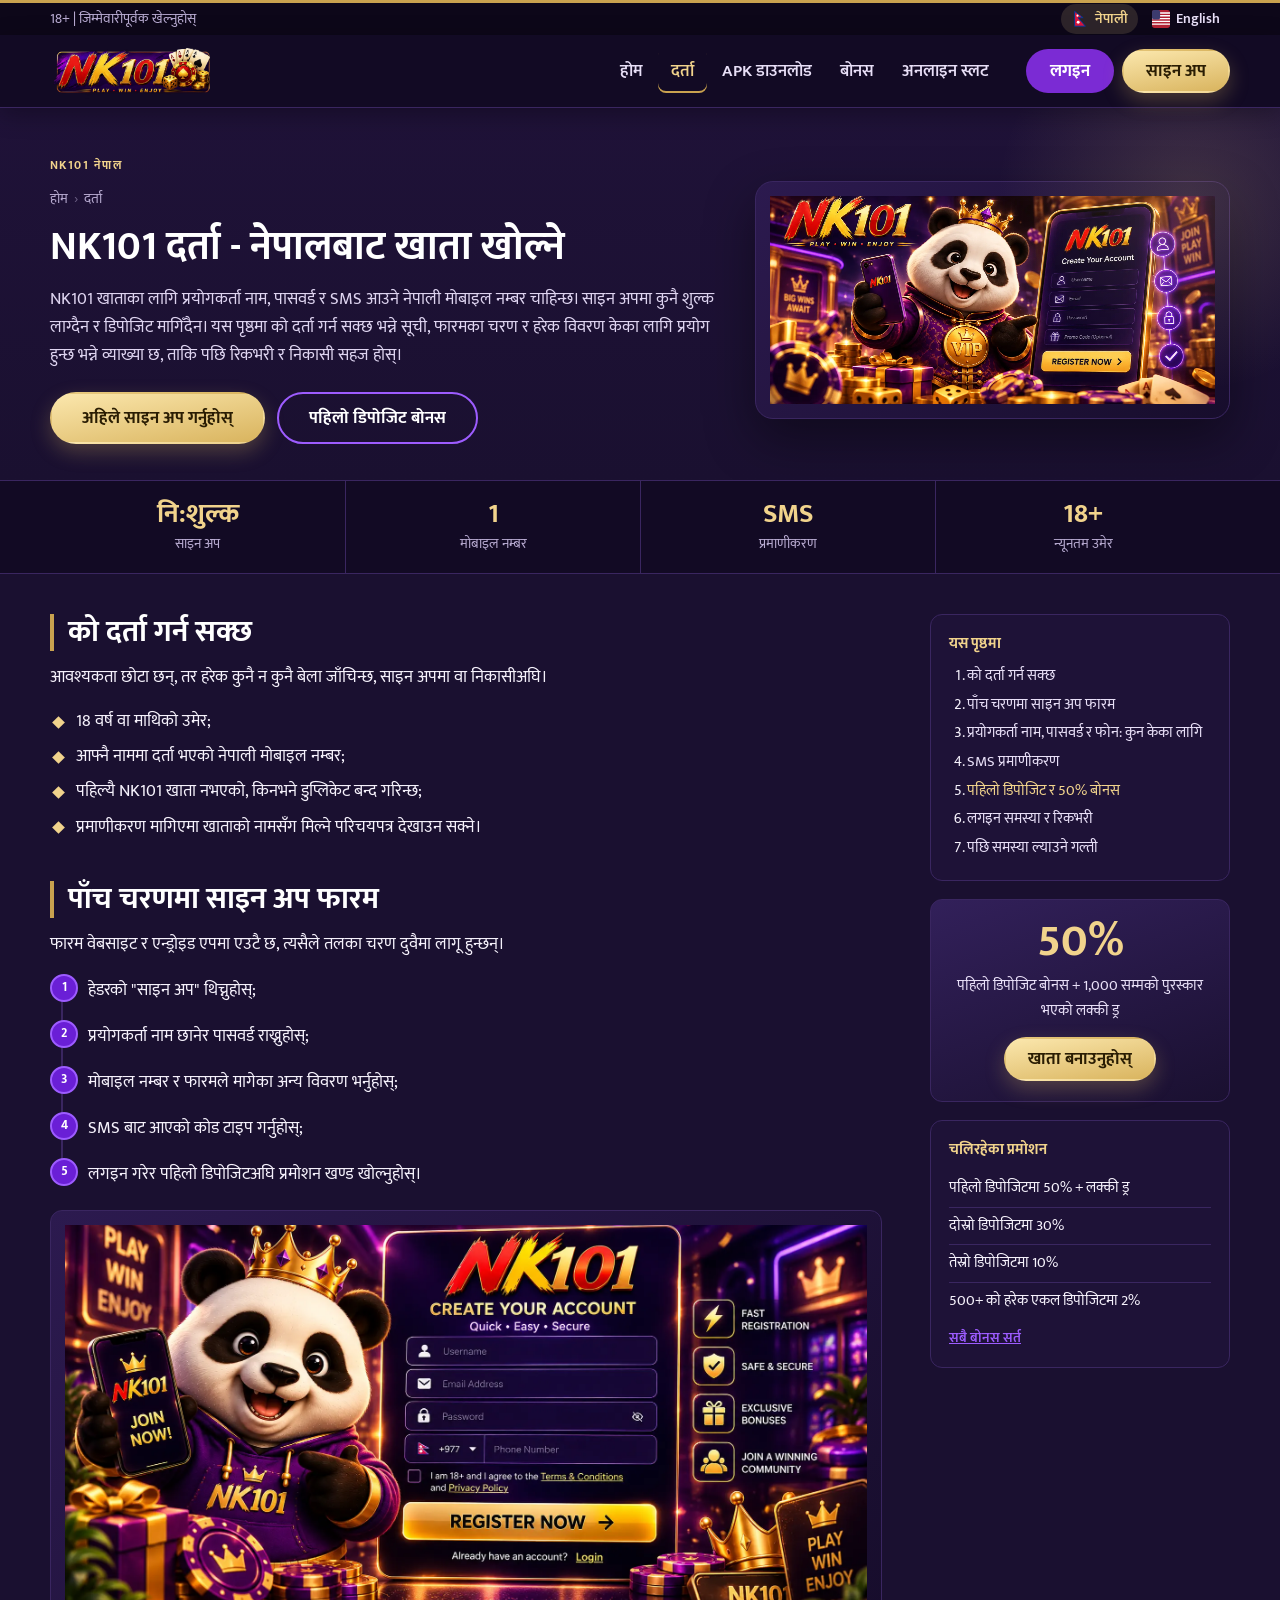
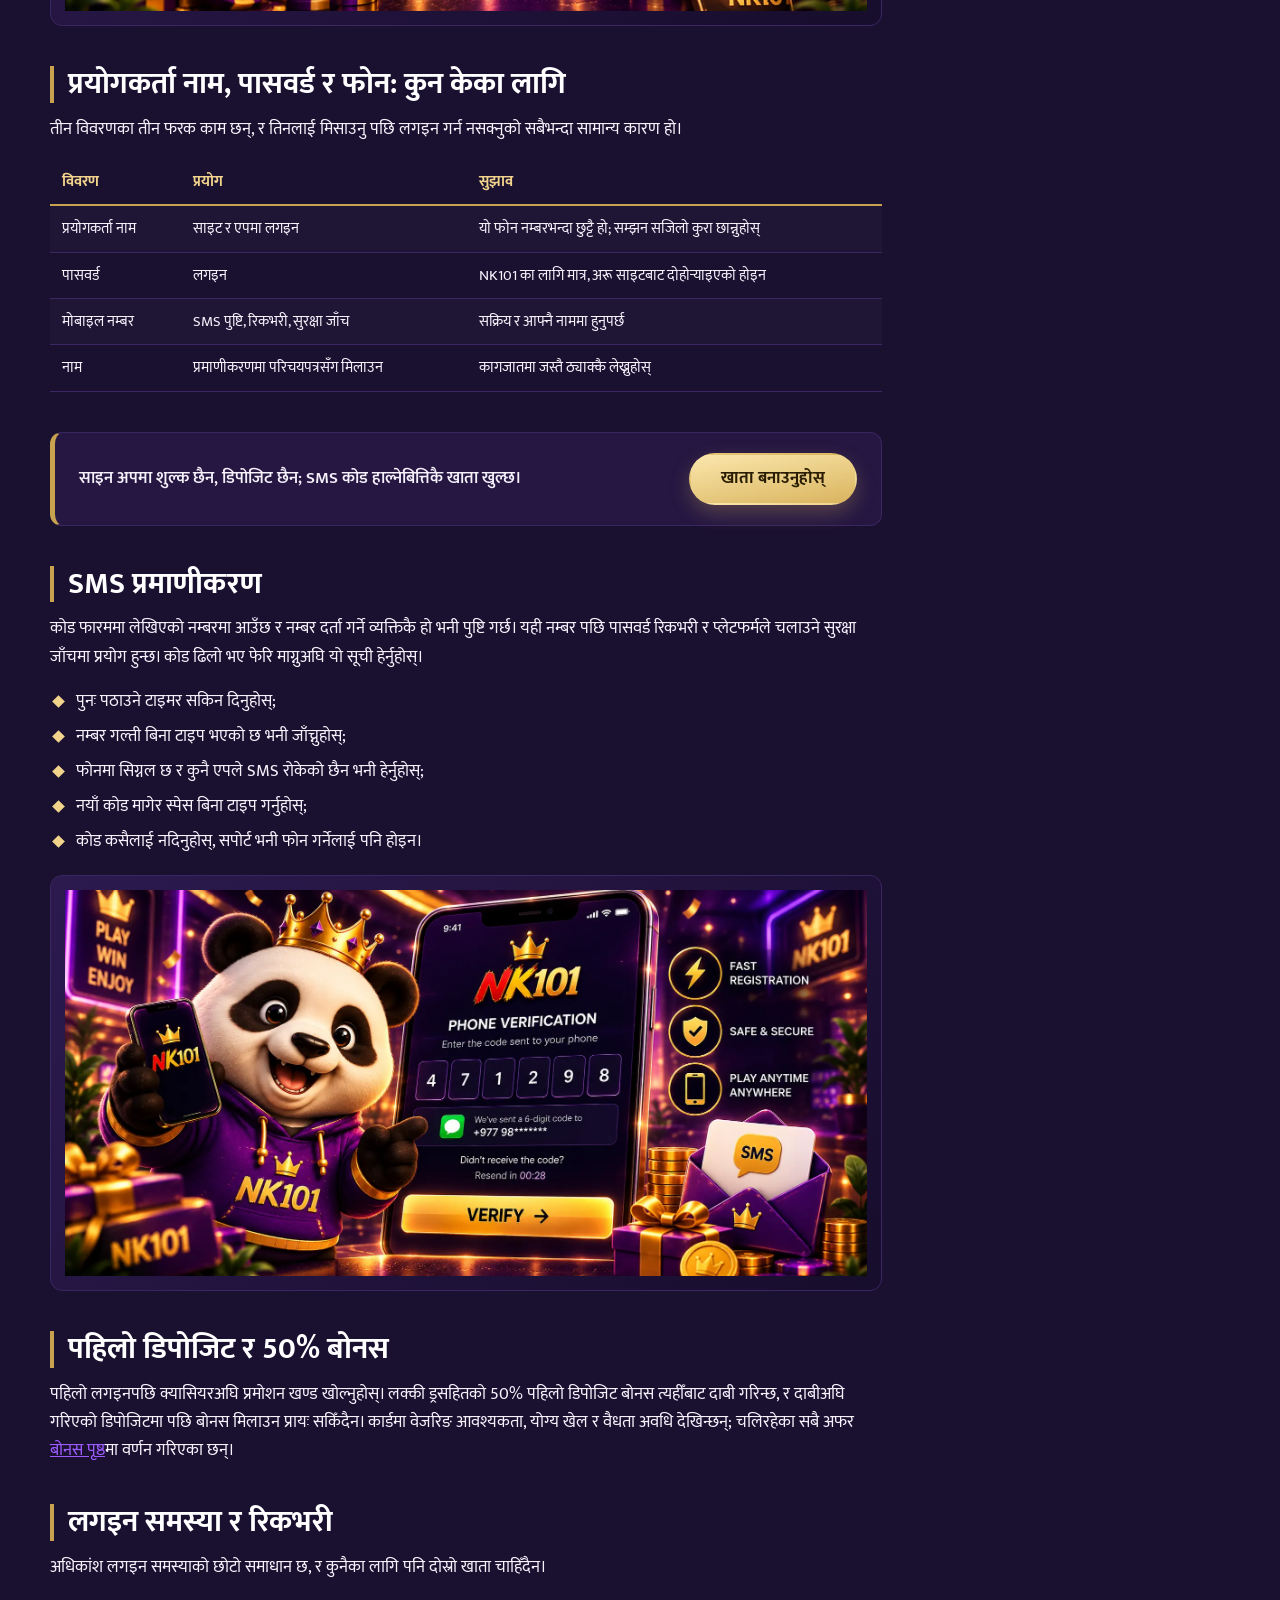
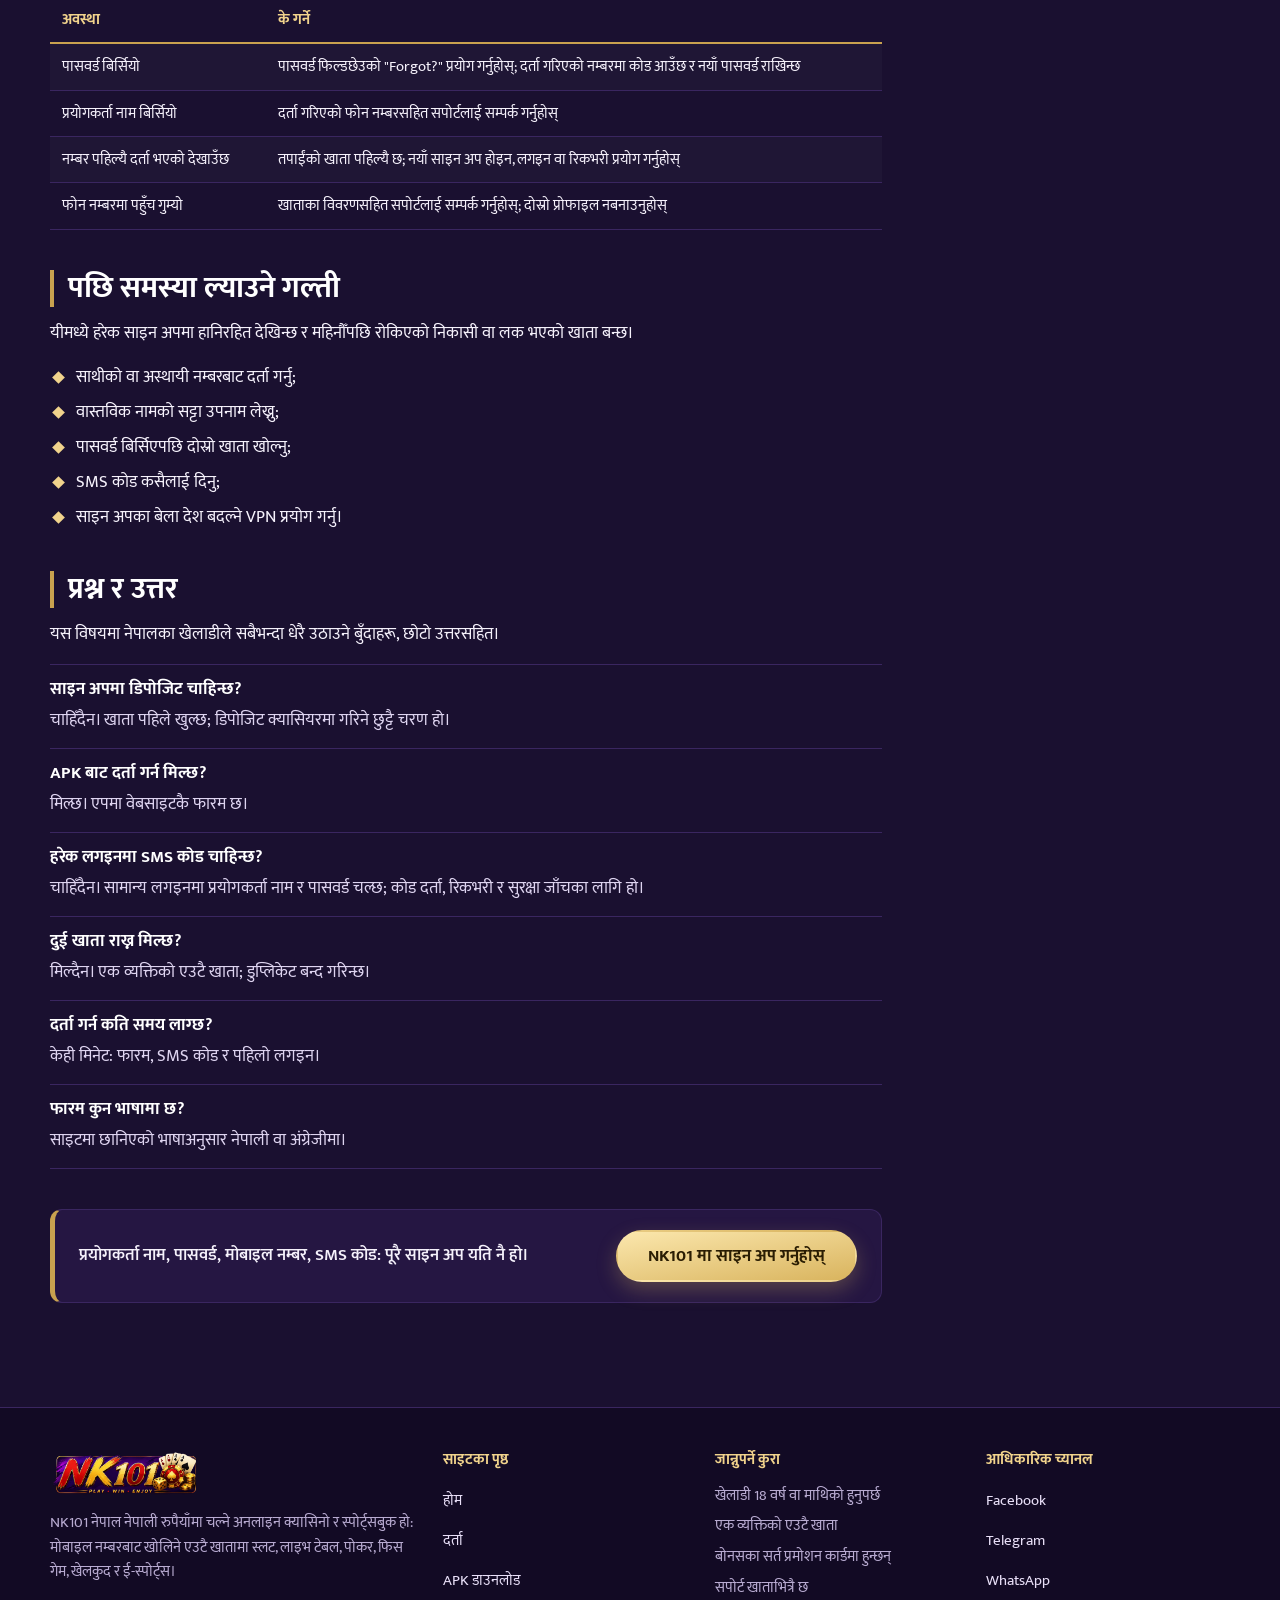
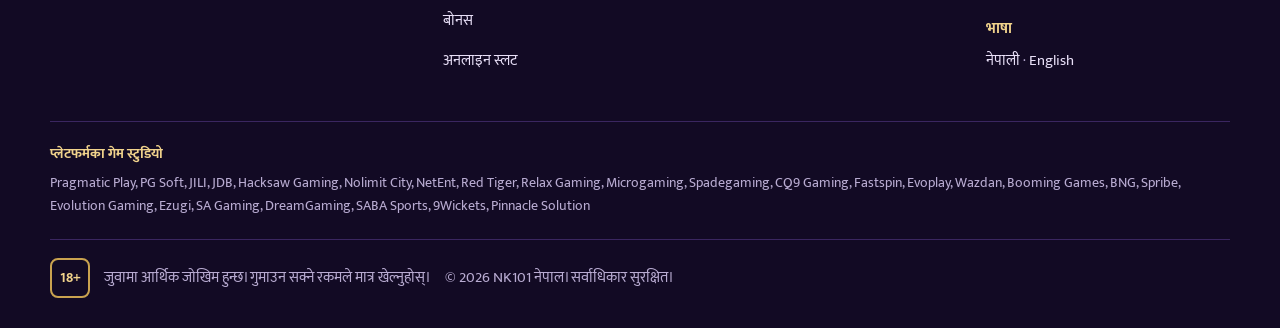
<file: registration/index.html>
<!DOCTYPE html>
<html lang="ne" data-site="nk101">
<head>
<meta charset="utf-8">
<meta name="viewport" content="width=device-width, initial-scale=1, viewport-fit=cover">
<title>NK101 दर्ता - नेपाली मोबाइल नम्बरबाट साइन अप</title>
<meta name="description" content="नेपालका लागि NK101 साइन अपको व्याख्या: को-कसले खाता खोल्न सक्छ, पाँच चरणको फारम, प्रयोगकर्ता नाम, पासवर्ड र फोन नम्बर के-केका लागि प्रयोग हुन्छन्, SMS प्रमाणीकरण र पहुँच कसरी फिर्ता ल्याउने।">
<link rel="canonical" href="https://nk101.vercel.app/registration/">
<link rel="alternate" hreflang="ne" href="https://nk101.vercel.app/registration/">
<link rel="alternate" hreflang="en" href="https://nk101.vercel.app/en/registration/">
<link rel="alternate" hreflang="x-default" href="https://nk101.vercel.app/registration/">
<meta name="robots" content="index, follow, max-image-preview:large">
<meta name="theme-color" content="#120a24">
<meta property="og:type" content="article">
<meta property="og:site_name" content="NK101 नेपाल">
<meta property="og:locale" content="ne_NP">
<meta property="og:locale:alternate" content="en_US">
<meta property="og:title" content="NK101 दर्ता - नेपाली मोबाइल नम्बरबाट साइन अप">
<meta property="og:description" content="नेपालका लागि NK101 साइन अपको व्याख्या: को-कसले खाता खोल्न सक्छ, पाँच चरणको फारम, प्रयोगकर्ता नाम, पासवर्ड र फोन नम्बर के-केका लागि प्रयोग हुन्छन्, SMS प्रमाणीकरण र पहुँच कसरी फिर्ता ल्याउने।">
<meta property="og:url" content="https://nk101.vercel.app/registration/">
<meta property="og:image" content="https://nk101.vercel.app/images/nk101-registration-hero.webp">
<meta property="og:image:width" content="1280">
<meta property="og:image:height" content="640">
<meta name="twitter:card" content="summary_large_image">
<link rel="icon" type="image/png" sizes="32x32" href="/images/favicon.png">
<link rel="apple-touch-icon" href="/images/icon-180.png">
<link rel="preconnect" href="https://fonts.googleapis.com">
<link rel="preconnect" href="https://fonts.gstatic.com" crossorigin>
<link rel="stylesheet" href="https://fonts.googleapis.com/css2?family=Mukta:wght@400;600;700&display=swap">
<link rel="stylesheet" href="/assets/site.css">
<script type="application/ld+json">{"@context": "https://schema.org", "@type": "WebSite", "@id": "https://nk101.vercel.app/#site", "url": "https://nk101.vercel.app/", "name": "NK101 Nepal", "inLanguage": ["ne", "en"], "publisher": {"@type": "Organization", "@id": "https://nk101.vercel.app/#org", "name": "NK101", "url": "https://nk101.vercel.app/", "logo": "https://nk101.vercel.app/images/logo-nk101.webp", "sameAs": ["https://www.facebook.com/profile.php?id=61592459762964", "https://t.me/nk101channel", "https://www.whatsapp.com/channel/0029VbD0jE790x2sHs5jem3N"]}}</script>
<script type="application/ld+json">{"@context": "https://schema.org", "@type": "WebPage", "@id": "https://nk101.vercel.app/registration/", "url": "https://nk101.vercel.app/registration/", "name": "NK101 दर्ता - नेपाली मोबाइल नम्बरबाट साइन अप", "description": "नेपालका लागि NK101 साइन अपको व्याख्या: को-कसले खाता खोल्न सक्छ, पाँच चरणको फारम, प्रयोगकर्ता नाम, पासवर्ड र फोन नम्बर के-केका लागि प्रयोग हुन्छन्, SMS प्रमाणीकरण र पहुँच कसरी फिर्ता ल्याउने।", "inLanguage": "ne", "isPartOf": {"@id": "https://nk101.vercel.app/#site"}, "image": "https://nk101.vercel.app/images/nk101-registration-hero.webp", "dateModified": "2026-09-21", "breadcrumb": {"@type": "BreadcrumbList", "itemListElement": [{"@type": "ListItem", "position": 1, "name": "होम", "item": "https://nk101.vercel.app/"}, {"@type": "ListItem", "position": 2, "name": "दर्ता", "item": "https://nk101.vercel.app/registration/"}]}}</script>
<script type="application/ld+json">{"@context": "https://schema.org", "@type": "FAQPage", "mainEntity": [{"@type": "Question", "name": "साइन अपमा डिपोजिट चाहिन्छ?", "acceptedAnswer": {"@type": "Answer", "text": "चाहिँदैन। खाता पहिले खुल्छ; डिपोजिट क्यासियरमा गरिने छुट्टै चरण हो।"}}, {"@type": "Question", "name": "APK बाट दर्ता गर्न मिल्छ?", "acceptedAnswer": {"@type": "Answer", "text": "मिल्छ। एपमा वेबसाइटकै फारम छ।"}}, {"@type": "Question", "name": "हरेक लगइनमा SMS कोड चाहिन्छ?", "acceptedAnswer": {"@type": "Answer", "text": "चाहिँदैन। सामान्य लगइनमा प्रयोगकर्ता नाम र पासवर्ड चल्छ; कोड दर्ता, रिकभरी र सुरक्षा जाँचका लागि हो।"}}, {"@type": "Question", "name": "दुई खाता राख्न मिल्छ?", "acceptedAnswer": {"@type": "Answer", "text": "मिल्दैन। एक व्यक्तिको एउटै खाता; डुप्लिकेट बन्द गरिन्छ।"}}, {"@type": "Question", "name": "दर्ता गर्न कति समय लाग्छ?", "acceptedAnswer": {"@type": "Answer", "text": "केही मिनेट: फारम, SMS कोड र पहिलो लगइन।"}}, {"@type": "Question", "name": "फारम कुन भाषामा छ?", "acceptedAnswer": {"@type": "Answer", "text": "साइटमा छानिएको भाषाअनुसार नेपाली वा अंग्रेजीमा।"}}]}</script>
</head>
<body>
<a class="nk-skip" href="#content">मुख्य सामग्रीमा जानुहोस्</a>

<header class="nk-header">
  <div class="nk-topbar">
    <div class="nk-wrap nk-topbar__in">
      <span class="nk-topbar__note">18+ | जिम्मेवारीपूर्वक खेल्नुहोस्</span>
      <div class="nk-langs" aria-label="भाषा">
          <a href="/registration/" hreflang="ne" lang="ne" class="is-current"><svg viewBox="0 0 20 20" width="18" height="18" aria-hidden="true"><path d="M4 1.5 13.5 8.6H8L16 18H4z" fill="#dc143c" stroke="#003893" stroke-width="1.1" stroke-linejoin="round"/><circle cx="7.2" cy="6.3" r="1.2" fill="#fff"/><circle cx="8" cy="13.6" r="1.6" fill="#fff"/></svg><span>नेपाली</span></a>
          <a href="/en/registration/" hreflang="en" lang="en"><svg viewBox="0 0 20 20" width="18" height="18" aria-hidden="true"><rect width="20" height="20" rx="3" fill="#b22234"/><path d="M0 3.3h20M0 6.4h20M0 9.5h20M0 12.6h20M0 15.7h20" stroke="#fff" stroke-width="1.5"/><rect width="9" height="10.5" rx="2" fill="#3c3b6e"/></svg><span>English</span></a>
      </div>
    </div>
  </div>
  <div class="nk-bar">
    <div class="nk-wrap nk-bar__in">
      <a class="nk-logo" href="/"><img src="/images/logo-nk101.webp" width="200" height="62" alt="NK101" onerror="this.outerHTML='<b class=nk-logo__text>NK101</b>'"></a>
      <nav class="nk-nav" id="nk-nav" aria-label="साइट नेभिगेसन">
        <a href="/">होम</a>
        <a href="/registration/" aria-current="page">दर्ता</a>
        <a href="/apk-download/">APK डाउनलोड</a>
        <a href="/bonus/">बोनस</a>
        <a href="/online-slots/">अनलाइन स्लट</a>
        <div class="nk-nav__auth">
          <a class="nk-btn nk-btn--ghost" href="/go/" rel="nofollow">लगइन</a>
          <a class="nk-btn nk-btn--gold" href="/go/" rel="nofollow">साइन अप</a>
        </div>
      </nav>
      <div class="nk-auth">
        <a class="nk-btn nk-btn--ghost" href="/go/" rel="nofollow">लगइन</a>
        <a class="nk-btn nk-btn--gold" href="/go/" rel="nofollow">साइन अप</a>
      </div>
      <button class="nk-menu-btn" type="button" data-nav-toggle aria-controls="nk-nav" aria-expanded="false"><span class="nk-menu-btn__bars" aria-hidden="true"></span><span>मेनु</span></button>
    </div>
  </div>
</header>

<main id="content">
  <section class="nk-hero">
    <div class="nk-wrap nk-hero__grid">
      <div class="nk-hero__copy">
        <p class="nk-eyebrow">NK101 नेपाल</p>
        <div class="nk-crumbs"><a href="/">होम</a><span class="nk-crumbs__sep">›</span><span>दर्ता</span></div>
        <h1>NK101 दर्ता - नेपालबाट खाता खोल्ने</h1>
        <p class="nk-lead">NK101 खाताका लागि प्रयोगकर्ता नाम, पासवर्ड र SMS आउने नेपाली मोबाइल नम्बर चाहिन्छ। साइन अपमा कुनै शुल्क लाग्दैन र डिपोजिट मागिँदैन। यस पृष्ठमा को दर्ता गर्न सक्छ भन्ने सूची, फारमका चरण र हरेक विवरण केका लागि प्रयोग हुन्छ भन्ने व्याख्या छ, ताकि पछि रिकभरी र निकासी सहज होस्।</p>
        <div class="nk-hero__cta">
          <a class="nk-btn nk-btn--gold nk-btn--big" href="/go/" rel="nofollow">अहिले साइन अप गर्नुहोस्</a>
          <a class="nk-btn nk-btn--line nk-btn--big" href="/bonus/">पहिलो डिपोजिट बोनस</a>
        </div>
      </div>
      <figure class="nk-hero__media"><img src="/images/nk101-registration-hero.webp" width="1280" height="640" alt="फोनमा NK101 साइन अप फारम" fetchpriority="high"></figure>
    </div>
  </section>

  <section class="nk-facts" aria-label="मुख्य तथ्य">
    <div class="nk-wrap nk-facts__grid">
      <div class="nk-tile"><span class="nk-tile__v">नि:शुल्क</span><span class="nk-tile__l">साइन अप</span></div>
      <div class="nk-tile"><span class="nk-tile__v">1</span><span class="nk-tile__l">मोबाइल नम्बर</span></div>
      <div class="nk-tile"><span class="nk-tile__v">SMS</span><span class="nk-tile__l">प्रमाणीकरण</span></div>
      <div class="nk-tile"><span class="nk-tile__v">18+</span><span class="nk-tile__l">न्यूनतम उमेर</span></div>
    </div>
  </section>

  <div class="nk-wrap nk-layout">
    <article class="nk-article">

<section id="eligibility">
<h2>को दर्ता गर्न सक्छ</h2>
<p>आवश्यकता छोटा छन्, तर हरेक कुनै न कुनै बेला जाँचिन्छ, साइन अपमा वा निकासीअघि।</p>
<ul class="nk-list">
    <li>18 वर्ष वा माथिको उमेर;</li>
    <li>आफ्नै नाममा दर्ता भएको नेपाली मोबाइल नम्बर;</li>
    <li>पहिल्यै NK101 खाता नभएको, किनभने डुप्लिकेट बन्द गरिन्छ;</li>
    <li>प्रमाणीकरण मागिएमा खाताको नामसँग मिल्ने परिचयपत्र देखाउन सक्ने।</li>
</ul>
</section>

<section id="form">
<h2>पाँच चरणमा साइन अप फारम</h2>
<p>फारम वेबसाइट र एन्ड्रोइड एपमा एउटै छ, त्यसैले तलका चरण दुवैमा लागू हुन्छन्।</p>
<ol class="nk-timeline">
    <li>हेडरको &quot;साइन अप&quot; थिच्नुहोस्;</li>
    <li>प्रयोगकर्ता नाम छानेर पासवर्ड राख्नुहोस्;</li>
    <li>मोबाइल नम्बर र फारमले मागेका अन्य विवरण भर्नुहोस्;</li>
    <li>SMS बाट आएको कोड टाइप गर्नुहोस्;</li>
    <li>लगइन गरेर पहिलो डिपोजिटअघि प्रमोशन खण्ड खोल्नुहोस्।</li>
</ol>
<figure class="nk-figure"><img src="/images/nk101-registration-form.webp" width="960" height="480" alt="NK101 दर्ता फारम: प्रयोगकर्ता नाम, पासवर्ड, मोबाइल नम्बर" loading="lazy" decoding="async"></figure>
</section>

<section id="details">
<h2>प्रयोगकर्ता नाम, पासवर्ड र फोन: कुन केका लागि</h2>
<p>तीन विवरणका तीन फरक काम छन्, र तिनलाई मिसाउनु पछि लगइन गर्न नसक्नुको सबैभन्दा सामान्य कारण हो।</p>
<div class="nk-scroll"><table class="nk-table">
  <thead><tr><th scope="col">विवरण</th><th scope="col">प्रयोग</th><th scope="col">सुझाव</th></tr></thead>
  <tbody>
    <tr><td>प्रयोगकर्ता नाम</td><td>साइट र एपमा लगइन</td><td>यो फोन नम्बरभन्दा छुट्टै हो; सम्झन सजिलो कुरा छान्नुहोस्</td></tr>
    <tr><td>पासवर्ड</td><td>लगइन</td><td>NK101 का लागि मात्र, अरू साइटबाट दोहोर्‍याइएको होइन</td></tr>
    <tr><td>मोबाइल नम्बर</td><td>SMS पुष्टि, रिकभरी, सुरक्षा जाँच</td><td>सक्रिय र आफ्नै नाममा हुनुपर्छ</td></tr>
    <tr><td>नाम</td><td>प्रमाणीकरणमा परिचयपत्रसँग मिलाउन</td><td>कागजातमा जस्तै ठ्याक्कै लेख्नुहोस्</td></tr>
  </tbody>
</table></div>
</section>

<div class="nk-promo"><p class="nk-promo__text">साइन अपमा शुल्क छैन, डिपोजिट छैन; SMS कोड हाल्नेबित्तिकै खाता खुल्छ।</p><a class="nk-btn nk-btn--gold nk-btn--big" href="/go/" rel="nofollow">खाता बनाउनुहोस्</a></div>

<section id="sms">
<h2>SMS प्रमाणीकरण</h2>
<p>कोड फारममा लेखिएको नम्बरमा आउँछ र नम्बर दर्ता गर्ने व्यक्तिकै हो भनी पुष्टि गर्छ। यही नम्बर पछि पासवर्ड रिकभरी र प्लेटफर्मले चलाउने सुरक्षा जाँचमा प्रयोग हुन्छ। कोड ढिलो भए फेरि माग्नुअघि यो सूची हेर्नुहोस्।</p>
<ul class="nk-list">
    <li>पुनः पठाउने टाइमर सकिन दिनुहोस्;</li>
    <li>नम्बर गल्ती बिना टाइप भएको छ भनी जाँच्नुहोस्;</li>
    <li>फोनमा सिग्नल छ र कुनै एपले SMS रोकेको छैन भनी हेर्नुहोस्;</li>
    <li>नयाँ कोड मागेर स्पेस बिना टाइप गर्नुहोस्;</li>
    <li>कोड कसैलाई नदिनुहोस्, सपोर्ट भनी फोन गर्नेलाई पनि होइन।</li>
</ul>
<figure class="nk-figure"><img src="/images/nk101-registration-sms.webp" width="960" height="480" alt="NK101 दर्ताको SMS प्रमाणीकरण चरण" loading="lazy" decoding="async"></figure>
</section>

<section id="first-deposit">
<h2>पहिलो डिपोजिट र 50% बोनस</h2>
<p>पहिलो लगइनपछि क्यासियरअघि प्रमोशन खण्ड खोल्नुहोस्। लक्की ड्रसहितको 50% पहिलो डिपोजिट बोनस त्यहीँबाट दाबी गरिन्छ, र दाबीअघि गरिएको डिपोजिटमा पछि बोनस मिलाउन प्रायः सकिँदैन। कार्डमा वेजरिङ आवश्यकता, योग्य खेल र वैधता अवधि देखिन्छन्; चलिरहेका सबै अफर <a href="/bonus/">बोनस पृष्ठ</a>मा वर्णन गरिएका छन्।</p>
</section>

<section id="recovery">
<h2>लगइन समस्या र रिकभरी</h2>
<p>अधिकांश लगइन समस्याको छोटो समाधान छ, र कुनैका लागि पनि दोस्रो खाता चाहिँदैन।</p>
<div class="nk-scroll"><table class="nk-table">
  <thead><tr><th scope="col">अवस्था</th><th scope="col">के गर्ने</th></tr></thead>
  <tbody>
    <tr><td>पासवर्ड बिर्सियो</td><td>पासवर्ड फिल्डछेउको &quot;Forgot?&quot; प्रयोग गर्नुहोस्; दर्ता गरिएको नम्बरमा कोड आउँछ र नयाँ पासवर्ड राखिन्छ</td></tr>
    <tr><td>प्रयोगकर्ता नाम बिर्सियो</td><td>दर्ता गरिएको फोन नम्बरसहित सपोर्टलाई सम्पर्क गर्नुहोस्</td></tr>
    <tr><td>नम्बर पहिल्यै दर्ता भएको देखाउँछ</td><td>तपाईंको खाता पहिल्यै छ; नयाँ साइन अप होइन, लगइन वा रिकभरी प्रयोग गर्नुहोस्</td></tr>
    <tr><td>फोन नम्बरमा पहुँच गुम्यो</td><td>खाताका विवरणसहित सपोर्टलाई सम्पर्क गर्नुहोस्; दोस्रो प्रोफाइल नबनाउनुहोस्</td></tr>
  </tbody>
</table></div>
</section>

<section id="mistakes">
<h2>पछि समस्या ल्याउने गल्ती</h2>
<p>यीमध्ये हरेक साइन अपमा हानिरहित देखिन्छ र महिनौँपछि रोकिएको निकासी वा लक भएको खाता बन्छ।</p>
<ul class="nk-list">
    <li>साथीको वा अस्थायी नम्बरबाट दर्ता गर्नु;</li>
    <li>वास्तविक नामको सट्टा उपनाम लेख्नु;</li>
    <li>पासवर्ड बिर्सिएपछि दोस्रो खाता खोल्नु;</li>
    <li>SMS कोड कसैलाई दिनु;</li>
    <li>साइन अपका बेला देश बदल्ने VPN प्रयोग गर्नु।</li>
</ul>
</section>

      <section id="faq" class="nk-faq">
        <h2>प्रश्न र उत्तर</h2>
        <p>यस विषयमा नेपालका खेलाडीले सबैभन्दा धेरै उठाउने बुँदाहरू, छोटो उत्तरसहित।</p>
      <div class="nk-qa"><h3>साइन अपमा डिपोजिट चाहिन्छ?</h3><p>चाहिँदैन। खाता पहिले खुल्छ; डिपोजिट क्यासियरमा गरिने छुट्टै चरण हो।</p></div>
      <div class="nk-qa"><h3>APK बाट दर्ता गर्न मिल्छ?</h3><p>मिल्छ। एपमा वेबसाइटकै फारम छ।</p></div>
      <div class="nk-qa"><h3>हरेक लगइनमा SMS कोड चाहिन्छ?</h3><p>चाहिँदैन। सामान्य लगइनमा प्रयोगकर्ता नाम र पासवर्ड चल्छ; कोड दर्ता, रिकभरी र सुरक्षा जाँचका लागि हो।</p></div>
      <div class="nk-qa"><h3>दुई खाता राख्न मिल्छ?</h3><p>मिल्दैन। एक व्यक्तिको एउटै खाता; डुप्लिकेट बन्द गरिन्छ।</p></div>
      <div class="nk-qa"><h3>दर्ता गर्न कति समय लाग्छ?</h3><p>केही मिनेट: फारम, SMS कोड र पहिलो लगइन।</p></div>
      <div class="nk-qa"><h3>फारम कुन भाषामा छ?</h3><p>साइटमा छानिएको भाषाअनुसार नेपाली वा अंग्रेजीमा।</p></div>
      </section>
      <div class="nk-promo nk-promo--end"><p class="nk-promo__text">प्रयोगकर्ता नाम, पासवर्ड, मोबाइल नम्बर, SMS कोड: पूरै साइन अप यति नै हो।</p><a class="nk-btn nk-btn--gold nk-btn--big" href="/go/" rel="nofollow">NK101 मा साइन अप गर्नुहोस्</a></div>
    </article>

    <aside class="nk-side">
      <div class="nk-side__box nk-side__toc">
        <p class="nk-side__title">यस पृष्ठमा</p>
        <ol data-toc>
          <li><a href="#eligibility">को दर्ता गर्न सक्छ</a></li>
          <li><a href="#form">पाँच चरणमा साइन अप फारम</a></li>
          <li><a href="#details">प्रयोगकर्ता नाम, पासवर्ड र फोन: कुन केका लागि</a></li>
          <li><a href="#sms">SMS प्रमाणीकरण</a></li>
          <li><a href="#first-deposit">पहिलो डिपोजिट र 50% बोनस</a></li>
          <li><a href="#recovery">लगइन समस्या र रिकभरी</a></li>
          <li><a href="#mistakes">पछि समस्या ल्याउने गल्ती</a></li>
        </ol>
      </div>
      <div class="nk-side__cta">
        <span class="nk-side__big">50%</span>
        <p>पहिलो डिपोजिट बोनस + 1,000 सम्मको पुरस्कार भएको लक्की ड्र</p>
        <a class="nk-btn nk-btn--gold" href="/go/" rel="nofollow">खाता बनाउनुहोस्</a>
      </div>
      <div class="nk-side__box">
        <p class="nk-side__title">चलिरहेका प्रमोशन</p>
        <ul class="nk-side__list">
          <li>पहिलो डिपोजिटमा 50% + लक्की ड्र</li>
          <li>दोस्रो डिपोजिटमा 30%</li>
          <li>तेस्रो डिपोजिटमा 10%</li>
          <li>500+ को हरेक एकल डिपोजिटमा 2%</li>
        </ul>
        <a class="nk-side__more" href="/bonus/">सबै बोनस सर्त</a>
      </div>
    </aside>
  </div>
</main>

<footer class="nk-footer">
  <div class="nk-wrap nk-footer__grid">
    <div class="nk-footer__col nk-footer__brand">
      <img src="/images/logo-nk101.webp" width="160" height="50" alt="NK101" loading="lazy" onerror="this.outerHTML='<b class=nk-logo__text>NK101</b>'">
      <p>NK101 नेपाल नेपाली रुपैयाँमा चल्ने अनलाइन क्यासिनो र स्पोर्ट्सबुक हो: मोबाइल नम्बरबाट खोलिने एउटै खातामा स्लट, लाइभ टेबल, पोकर, फिस गेम, खेलकुद र ई-स्पोर्ट्स।</p>
    </div>
    <div class="nk-footer__col">
      <p class="nk-footer__h">साइटका पृष्ठ</p>
      <ul>
          <li><a href="/">होम</a></li>
          <li><a href="/registration/">दर्ता</a></li>
          <li><a href="/apk-download/">APK डाउनलोड</a></li>
          <li><a href="/bonus/">बोनस</a></li>
          <li><a href="/online-slots/">अनलाइन स्लट</a></li>
      </ul>
    </div>
    <div class="nk-footer__col">
      <p class="nk-footer__h">जान्नुपर्ने कुरा</p>
      <ul class="nk-footer__plain">
          <li>खेलाडी 18 वर्ष वा माथिको हुनुपर्छ</li>
          <li>एक व्यक्तिको एउटै खाता</li>
          <li>बोनसका सर्त प्रमोशन कार्डमा हुन्छन्</li>
          <li>सपोर्ट खाताभित्रै छ</li>
      </ul>
    </div>
    <div class="nk-footer__col">
      <p class="nk-footer__h">आधिकारिक च्यानल</p>
      <ul>
          <li><a href="https://www.facebook.com/profile.php?id=61592459762964" rel="nofollow noopener" target="_blank">Facebook</a></li>
          <li><a href="https://t.me/nk101channel" rel="nofollow noopener" target="_blank">Telegram</a></li>
          <li><a href="https://www.whatsapp.com/channel/0029VbD0jE790x2sHs5jem3N" rel="nofollow noopener" target="_blank">WhatsApp</a></li>
      </ul>
      <p class="nk-footer__h">भाषा</p>
      <p class="nk-footer__langs"><a href="/registration/" hreflang="ne" lang="ne">नेपाली</a> · <a href="/en/registration/" hreflang="en" lang="en">English</a></p>
    </div>
  </div>
  <div class="nk-wrap nk-footer__studios">
    <p class="nk-footer__h">प्लेटफर्मका गेम स्टुडियो</p>
    <p>Pragmatic Play, PG Soft, JILI, JDB, Hacksaw Gaming, Nolimit City, NetEnt, Red Tiger, Relax Gaming, Microgaming, Spadegaming, CQ9 Gaming, Fastspin, Evoplay, Wazdan, Booming Games, BNG, Spribe, Evolution Gaming, Ezugi, SA Gaming, DreamGaming, SABA Sports, 9Wickets, Pinnacle Solution</p>
  </div>
  <div class="nk-wrap nk-footer__bottom">
    <span class="nk-age">18+</span>
    <p>जुवामा आर्थिक जोखिम हुन्छ। गुमाउन सक्ने रकमले मात्र खेल्नुहोस्।</p>
    <p>© 2026 NK101 नेपाल। सर्वाधिकार सुरक्षित।</p>
  </div>
</footer>

<div class="nk-dock">
  <a class="nk-dock__login" href="/go/" rel="nofollow">लगइन</a>
  <a class="nk-btn nk-btn--gold" href="/go/" rel="nofollow">साइन अप</a>
</div>
<button class="nk-top" type="button" data-top aria-label="माथि जानुहोस्" hidden>↑</button>
<script src="/assets/site.js" defer></script>
</body>
</html>
</file>
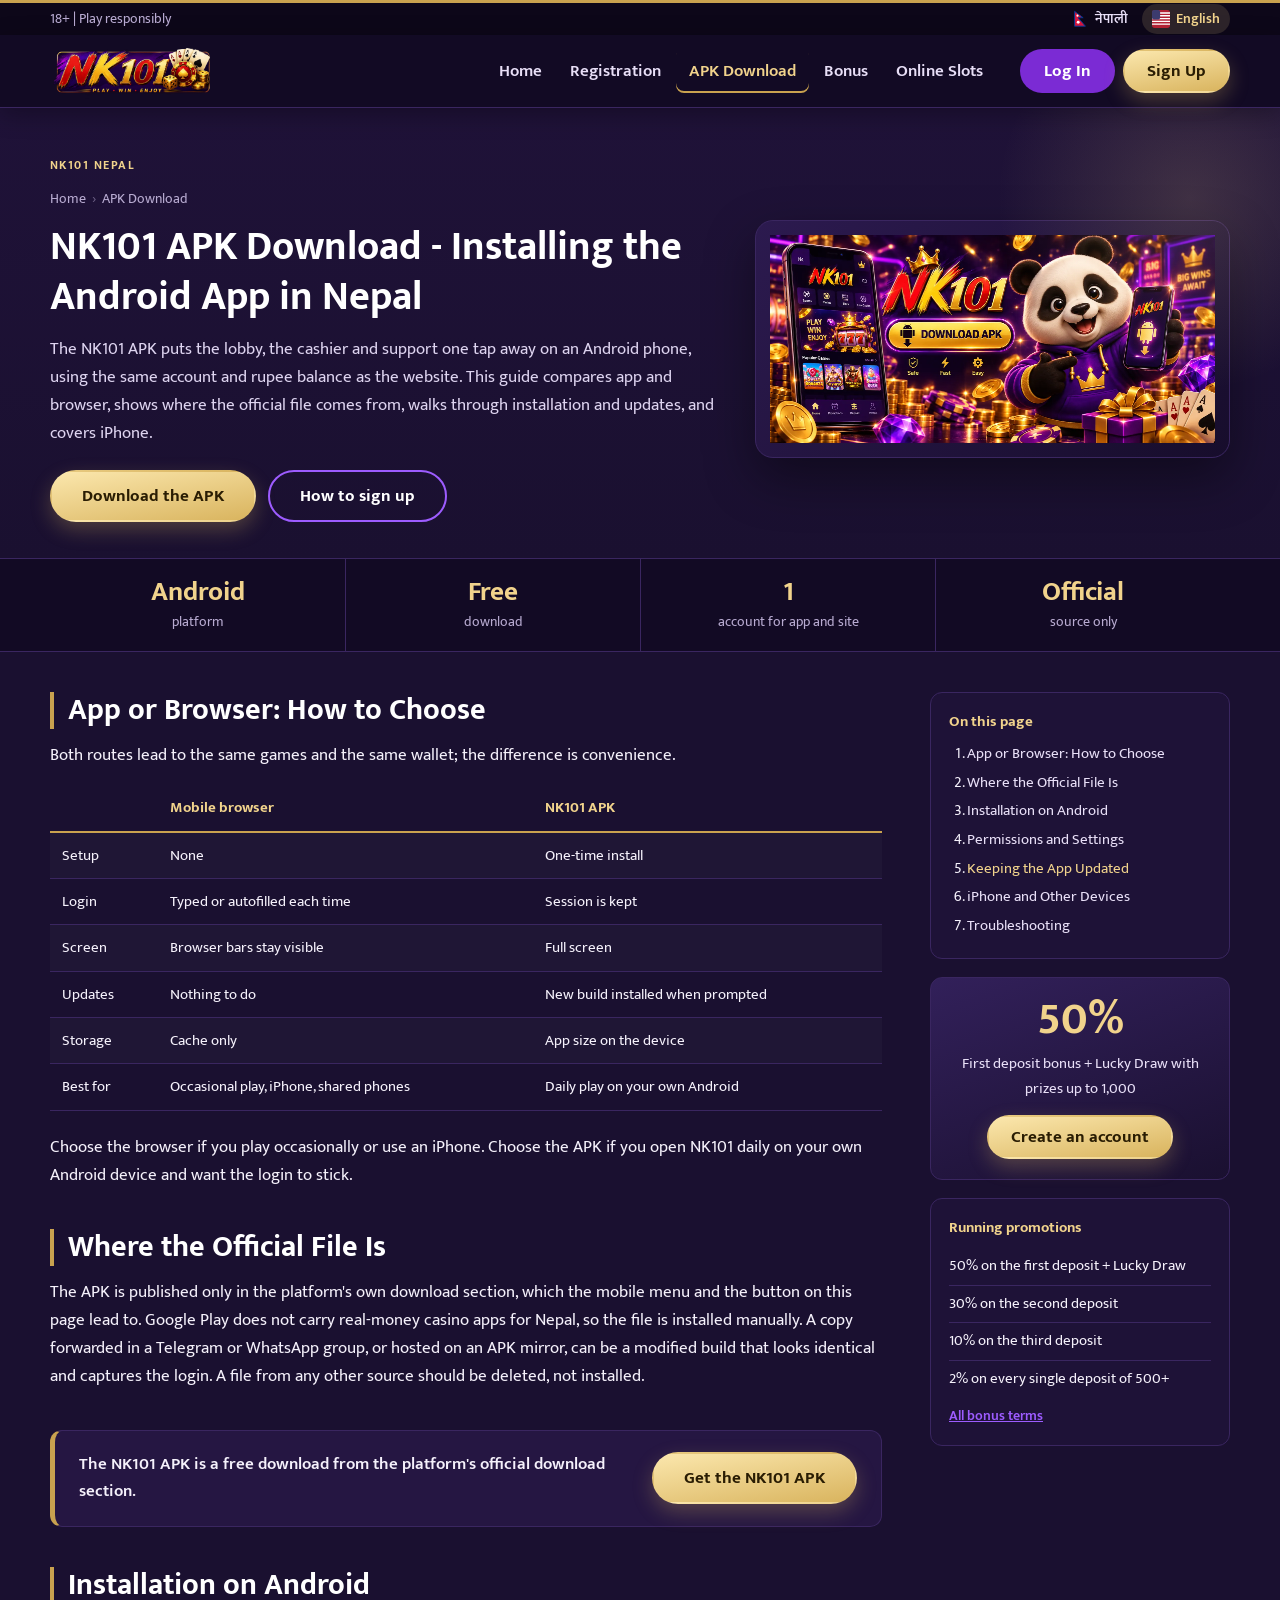
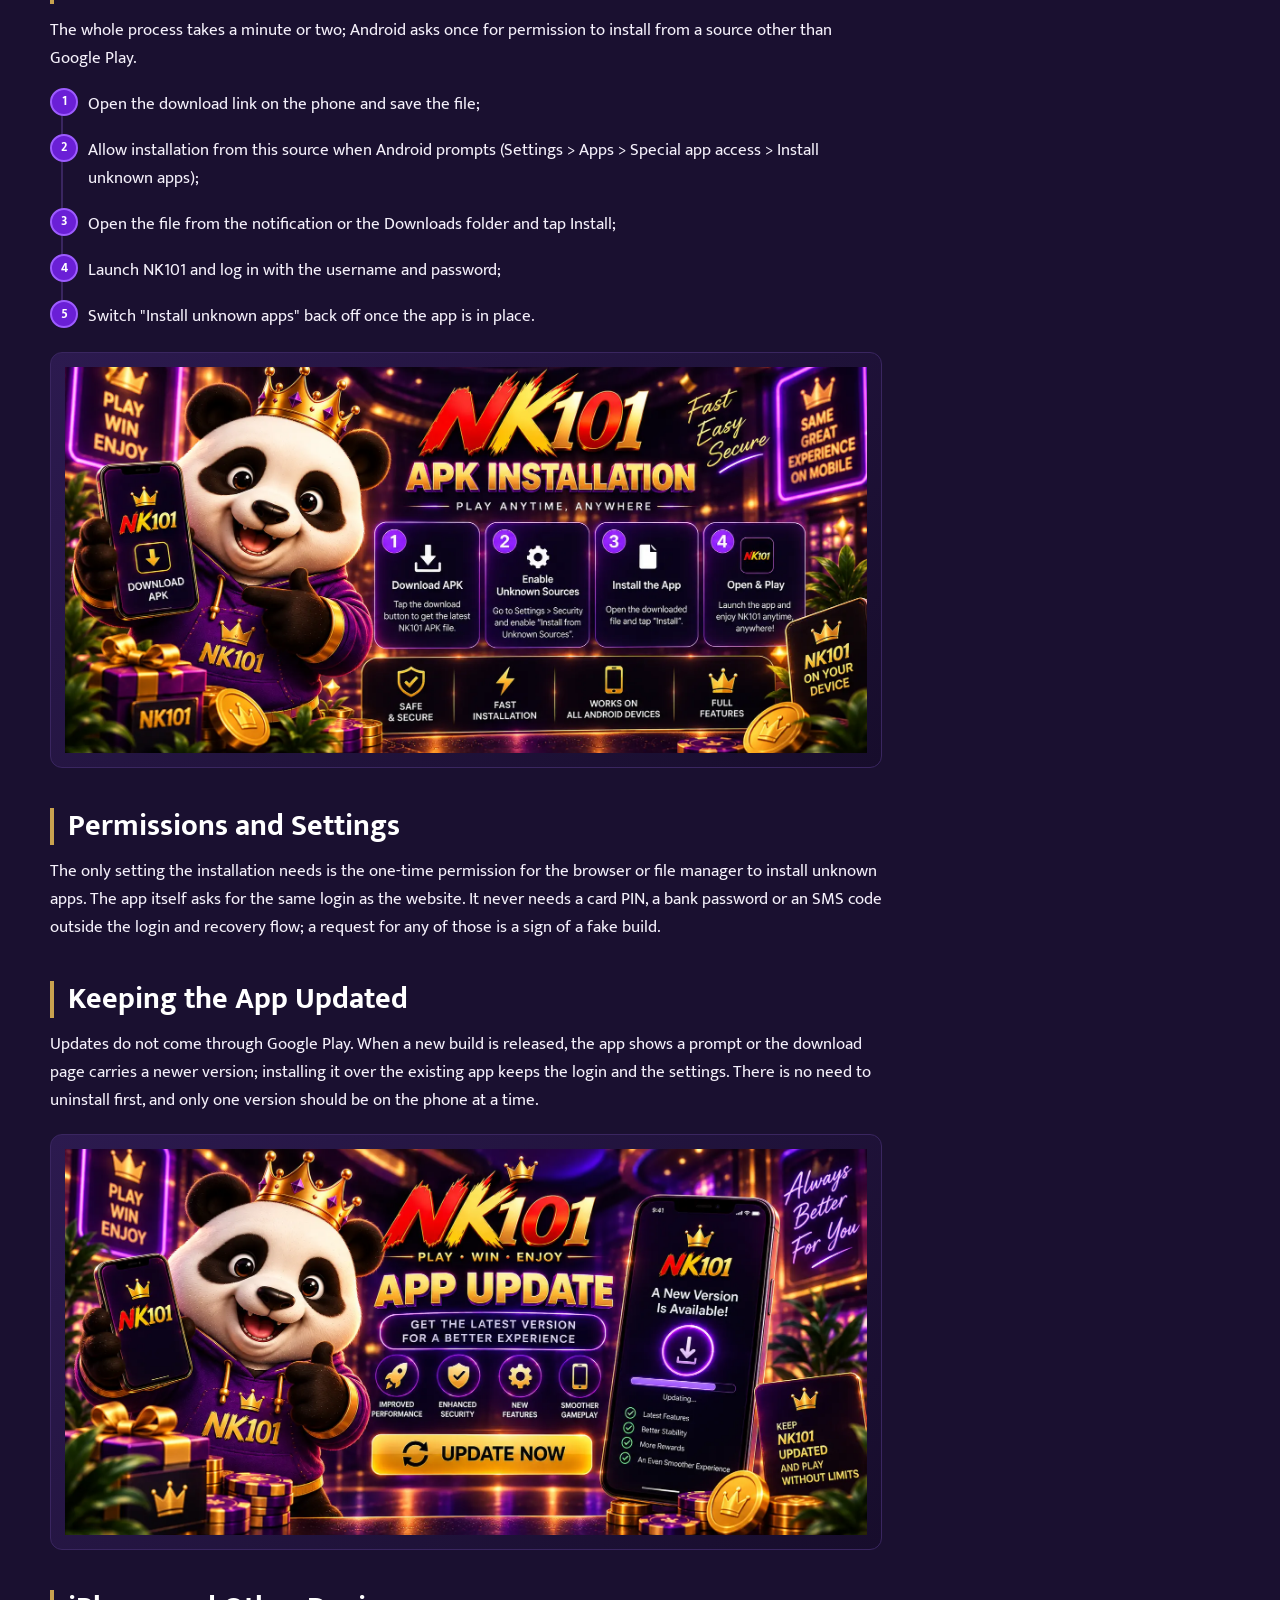
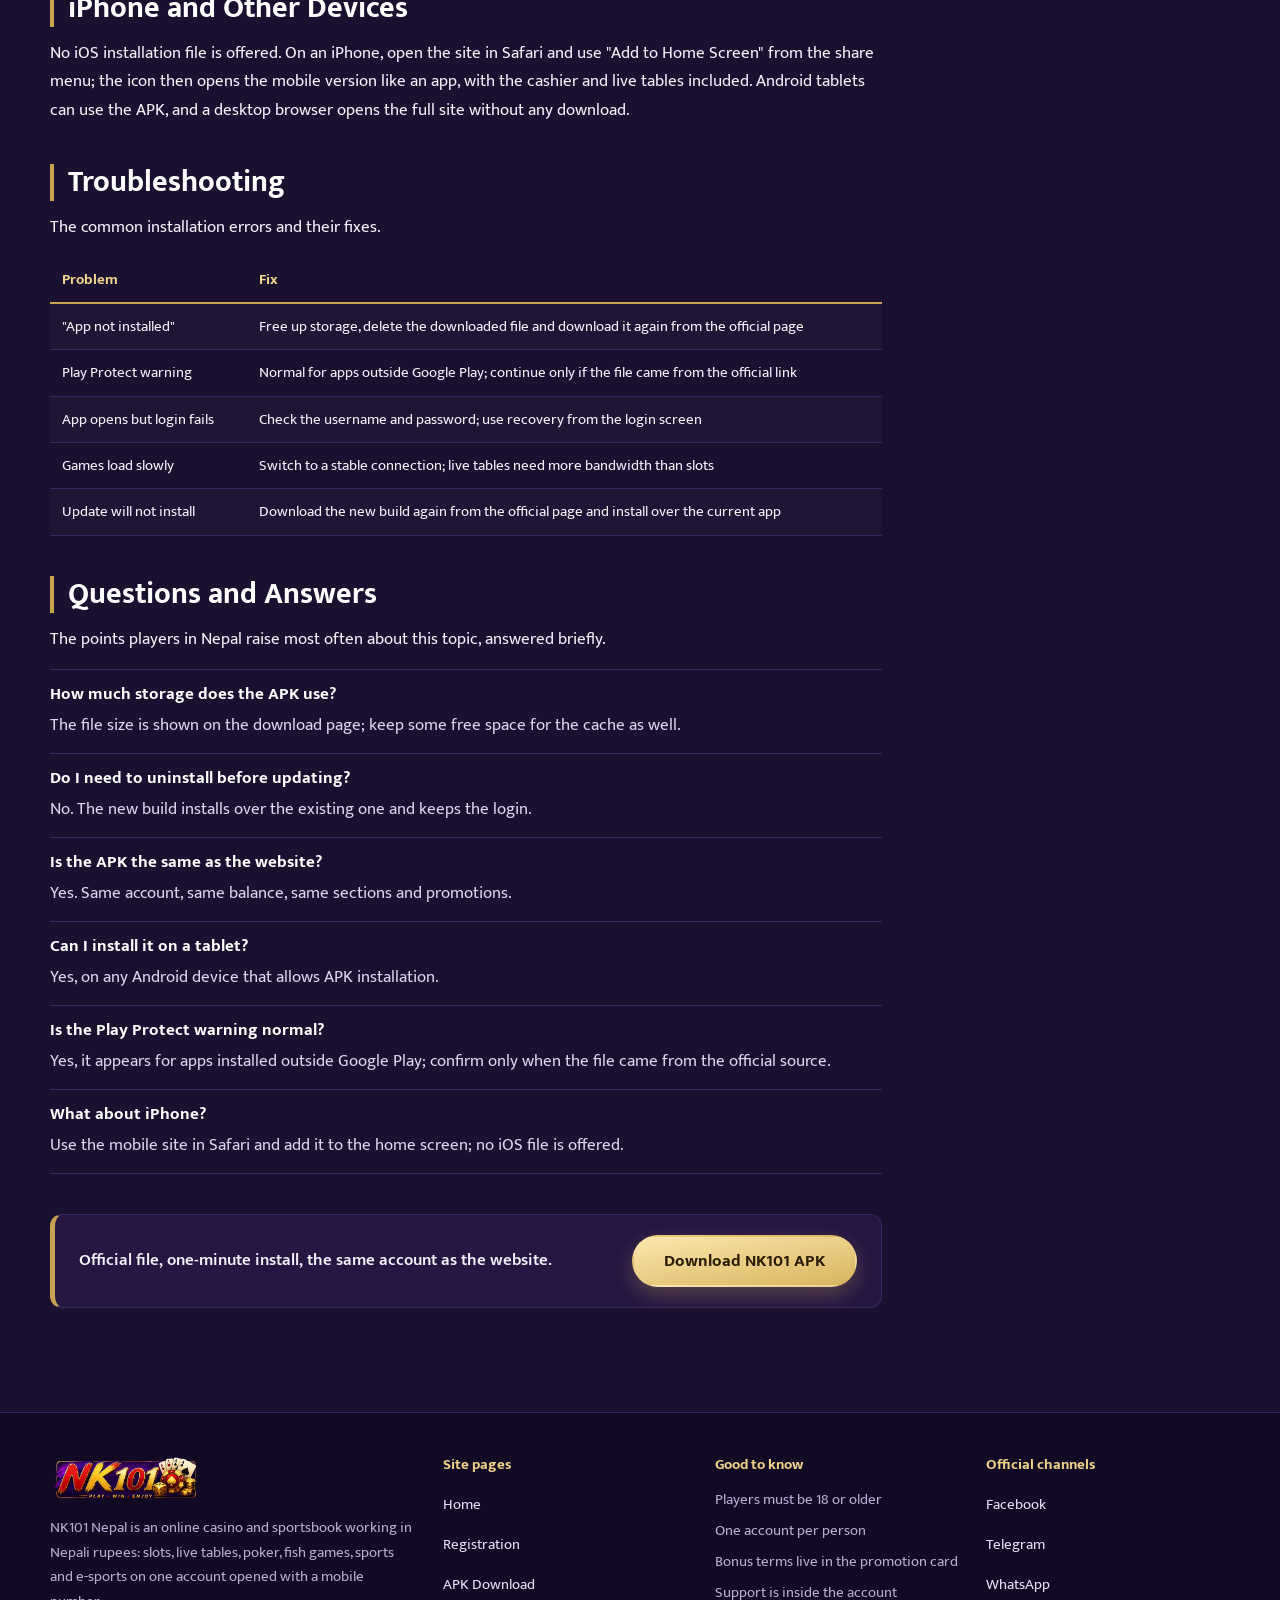
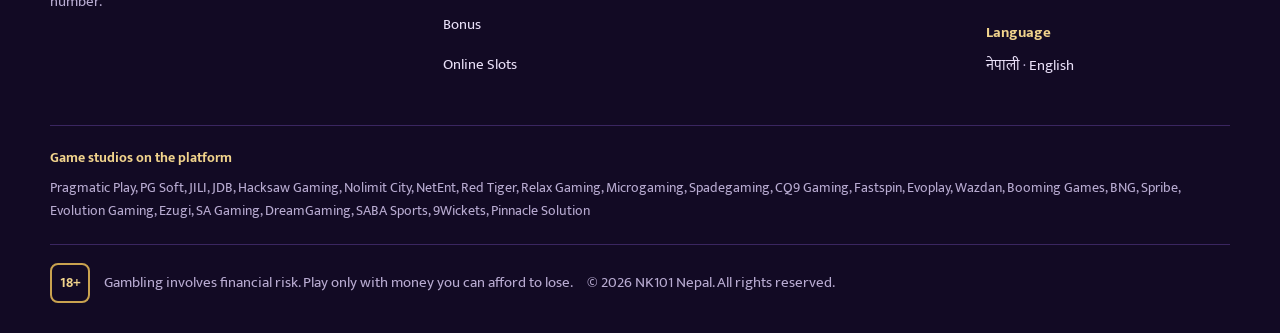
<file: en/apk-download/index.html>
<!DOCTYPE html>
<html lang="en" data-site="nk101">
<head>
<meta charset="utf-8">
<meta name="viewport" content="width=device-width, initial-scale=1, viewport-fit=cover">
<title>NK101 APK Download - Android App for Nepal</title>
<meta name="description" content="NK101 APK for Android in Nepal: how the app compares with the mobile site, where the official file is, step-by-step installation, permissions, updates and what iPhone users do instead.">
<link rel="canonical" href="https://nk101.vercel.app/en/apk-download/">
<link rel="alternate" hreflang="ne" href="https://nk101.vercel.app/apk-download/">
<link rel="alternate" hreflang="en" href="https://nk101.vercel.app/en/apk-download/">
<link rel="alternate" hreflang="x-default" href="https://nk101.vercel.app/apk-download/">
<meta name="robots" content="index, follow, max-image-preview:large">
<meta name="theme-color" content="#120a24">
<meta property="og:type" content="article">
<meta property="og:site_name" content="NK101 Nepal">
<meta property="og:locale" content="en_US">
<meta property="og:locale:alternate" content="ne_NP">
<meta property="og:title" content="NK101 APK Download - Android App for Nepal">
<meta property="og:description" content="NK101 APK for Android in Nepal: how the app compares with the mobile site, where the official file is, step-by-step installation, permissions, updates and what iPhone users do instead.">
<meta property="og:url" content="https://nk101.vercel.app/en/apk-download/">
<meta property="og:image" content="https://nk101.vercel.app/images/nk101-apk-hero.webp">
<meta property="og:image:width" content="1280">
<meta property="og:image:height" content="640">
<meta name="twitter:card" content="summary_large_image">
<link rel="icon" type="image/png" sizes="32x32" href="/images/favicon.png">
<link rel="apple-touch-icon" href="/images/icon-180.png">
<link rel="preconnect" href="https://fonts.googleapis.com">
<link rel="preconnect" href="https://fonts.gstatic.com" crossorigin>
<link rel="stylesheet" href="https://fonts.googleapis.com/css2?family=Mukta:wght@400;600;700&display=swap">
<link rel="stylesheet" href="/assets/site.css">
<script type="application/ld+json">{"@context": "https://schema.org", "@type": "WebSite", "@id": "https://nk101.vercel.app/#site", "url": "https://nk101.vercel.app/", "name": "NK101 Nepal", "inLanguage": ["ne", "en"], "publisher": {"@type": "Organization", "@id": "https://nk101.vercel.app/#org", "name": "NK101", "url": "https://nk101.vercel.app/", "logo": "https://nk101.vercel.app/images/logo-nk101.webp", "sameAs": ["https://www.facebook.com/profile.php?id=61592459762964", "https://t.me/nk101channel", "https://www.whatsapp.com/channel/0029VbD0jE790x2sHs5jem3N"]}}</script>
<script type="application/ld+json">{"@context": "https://schema.org", "@type": "WebPage", "@id": "https://nk101.vercel.app/en/apk-download/", "url": "https://nk101.vercel.app/en/apk-download/", "name": "NK101 APK Download - Android App for Nepal", "description": "NK101 APK for Android in Nepal: how the app compares with the mobile site, where the official file is, step-by-step installation, permissions, updates and what iPhone users do instead.", "inLanguage": "en", "isPartOf": {"@id": "https://nk101.vercel.app/#site"}, "image": "https://nk101.vercel.app/images/nk101-apk-hero.webp", "dateModified": "2026-09-21", "breadcrumb": {"@type": "BreadcrumbList", "itemListElement": [{"@type": "ListItem", "position": 1, "name": "Home", "item": "https://nk101.vercel.app/en/"}, {"@type": "ListItem", "position": 2, "name": "APK Download", "item": "https://nk101.vercel.app/en/apk-download/"}]}}</script>
<script type="application/ld+json">{"@context": "https://schema.org", "@type": "FAQPage", "mainEntity": [{"@type": "Question", "name": "How much storage does the APK use?", "acceptedAnswer": {"@type": "Answer", "text": "The file size is shown on the download page; keep some free space for the cache as well."}}, {"@type": "Question", "name": "Do I need to uninstall before updating?", "acceptedAnswer": {"@type": "Answer", "text": "No. The new build installs over the existing one and keeps the login."}}, {"@type": "Question", "name": "Is the APK the same as the website?", "acceptedAnswer": {"@type": "Answer", "text": "Yes. Same account, same balance, same sections and promotions."}}, {"@type": "Question", "name": "Can I install it on a tablet?", "acceptedAnswer": {"@type": "Answer", "text": "Yes, on any Android device that allows APK installation."}}, {"@type": "Question", "name": "Is the Play Protect warning normal?", "acceptedAnswer": {"@type": "Answer", "text": "Yes, it appears for apps installed outside Google Play; confirm only when the file came from the official source."}}, {"@type": "Question", "name": "What about iPhone?", "acceptedAnswer": {"@type": "Answer", "text": "Use the mobile site in Safari and add it to the home screen; no iOS file is offered."}}]}</script>
</head>
<body>
<a class="nk-skip" href="#content">Skip to main content</a>

<header class="nk-header">
  <div class="nk-topbar">
    <div class="nk-wrap nk-topbar__in">
      <span class="nk-topbar__note">18+ | Play responsibly</span>
      <div class="nk-langs" aria-label="Language">
          <a href="/apk-download/" hreflang="ne" lang="ne"><svg viewBox="0 0 20 20" width="18" height="18" aria-hidden="true"><path d="M4 1.5 13.5 8.6H8L16 18H4z" fill="#dc143c" stroke="#003893" stroke-width="1.1" stroke-linejoin="round"/><circle cx="7.2" cy="6.3" r="1.2" fill="#fff"/><circle cx="8" cy="13.6" r="1.6" fill="#fff"/></svg><span>नेपाली</span></a>
          <a href="/en/apk-download/" hreflang="en" lang="en" class="is-current"><svg viewBox="0 0 20 20" width="18" height="18" aria-hidden="true"><rect width="20" height="20" rx="3" fill="#b22234"/><path d="M0 3.3h20M0 6.4h20M0 9.5h20M0 12.6h20M0 15.7h20" stroke="#fff" stroke-width="1.5"/><rect width="9" height="10.5" rx="2" fill="#3c3b6e"/></svg><span>English</span></a>
      </div>
    </div>
  </div>
  <div class="nk-bar">
    <div class="nk-wrap nk-bar__in">
      <a class="nk-logo" href="/en/"><img src="/images/logo-nk101.webp" width="200" height="62" alt="NK101" onerror="this.outerHTML='<b class=nk-logo__text>NK101</b>'"></a>
      <nav class="nk-nav" id="nk-nav" aria-label="Site navigation">
        <a href="/en/">Home</a>
        <a href="/en/registration/">Registration</a>
        <a href="/en/apk-download/" aria-current="page">APK Download</a>
        <a href="/en/bonus/">Bonus</a>
        <a href="/en/online-slots/">Online Slots</a>
        <div class="nk-nav__auth">
          <a class="nk-btn nk-btn--ghost" href="/go/" rel="nofollow">Log In</a>
          <a class="nk-btn nk-btn--gold" href="/go/" rel="nofollow">Sign Up</a>
        </div>
      </nav>
      <div class="nk-auth">
        <a class="nk-btn nk-btn--ghost" href="/go/" rel="nofollow">Log In</a>
        <a class="nk-btn nk-btn--gold" href="/go/" rel="nofollow">Sign Up</a>
      </div>
      <button class="nk-menu-btn" type="button" data-nav-toggle aria-controls="nk-nav" aria-expanded="false"><span class="nk-menu-btn__bars" aria-hidden="true"></span><span>Menu</span></button>
    </div>
  </div>
</header>

<main id="content">
  <section class="nk-hero">
    <div class="nk-wrap nk-hero__grid">
      <div class="nk-hero__copy">
        <p class="nk-eyebrow">NK101 Nepal</p>
        <div class="nk-crumbs"><a href="/en/">Home</a><span class="nk-crumbs__sep">›</span><span>APK Download</span></div>
        <h1>NK101 APK Download - Installing the Android App in Nepal</h1>
        <p class="nk-lead">The NK101 APK puts the lobby, the cashier and support one tap away on an Android phone, using the same account and rupee balance as the website. This guide compares app and browser, shows where the official file comes from, walks through installation and updates, and covers iPhone.</p>
        <div class="nk-hero__cta">
          <a class="nk-btn nk-btn--gold nk-btn--big" href="/go/" rel="nofollow">Download the APK</a>
          <a class="nk-btn nk-btn--line nk-btn--big" href="/en/registration/">How to sign up</a>
        </div>
      </div>
      <figure class="nk-hero__media"><img src="/images/nk101-apk-hero.webp" width="1280" height="640" alt="NK101 Android app installed on a phone" fetchpriority="high"></figure>
    </div>
  </section>

  <section class="nk-facts" aria-label="Key facts">
    <div class="nk-wrap nk-facts__grid">
      <div class="nk-tile"><span class="nk-tile__v">Android</span><span class="nk-tile__l">platform</span></div>
      <div class="nk-tile"><span class="nk-tile__v">Free</span><span class="nk-tile__l">download</span></div>
      <div class="nk-tile"><span class="nk-tile__v">1</span><span class="nk-tile__l">account for app and site</span></div>
      <div class="nk-tile"><span class="nk-tile__v">Official</span><span class="nk-tile__l">source only</span></div>
    </div>
  </section>

  <div class="nk-wrap nk-layout">
    <article class="nk-article">

<section id="app-vs-browser">
<h2>App or Browser: How to Choose</h2>
<p>Both routes lead to the same games and the same wallet; the difference is convenience.</p>
<div class="nk-scroll"><table class="nk-table">
  <thead><tr><th scope="col"></th><th scope="col">Mobile browser</th><th scope="col">NK101 APK</th></tr></thead>
  <tbody>
    <tr><td>Setup</td><td>None</td><td>One-time install</td></tr>
    <tr><td>Login</td><td>Typed or autofilled each time</td><td>Session is kept</td></tr>
    <tr><td>Screen</td><td>Browser bars stay visible</td><td>Full screen</td></tr>
    <tr><td>Updates</td><td>Nothing to do</td><td>New build installed when prompted</td></tr>
    <tr><td>Storage</td><td>Cache only</td><td>App size on the device</td></tr>
    <tr><td>Best for</td><td>Occasional play, iPhone, shared phones</td><td>Daily play on your own Android</td></tr>
  </tbody>
</table></div>
<p>Choose the browser if you play occasionally or use an iPhone. Choose the APK if you open NK101 daily on your own Android device and want the login to stick.</p>
</section>

<section id="source">
<h2>Where the Official File Is</h2>
<p>The APK is published only in the platform's own download section, which the mobile menu and the button on this page lead to. Google Play does not carry real-money casino apps for Nepal, so the file is installed manually. A copy forwarded in a Telegram or WhatsApp group, or hosted on an APK mirror, can be a modified build that looks identical and captures the login. A file from any other source should be deleted, not installed.</p>
</section>

<div class="nk-promo"><p class="nk-promo__text">The NK101 APK is a free download from the platform's official download section.</p><a class="nk-btn nk-btn--gold nk-btn--big" href="/go/" rel="nofollow">Get the NK101 APK</a></div>

<section id="install">
<h2>Installation on Android</h2>
<p>The whole process takes a minute or two; Android asks once for permission to install from a source other than Google Play.</p>
<ol class="nk-timeline">
    <li>Open the download link on the phone and save the file;</li>
    <li>Allow installation from this source when Android prompts (Settings > Apps > Special app access > Install unknown apps);</li>
    <li>Open the file from the notification or the Downloads folder and tap Install;</li>
    <li>Launch NK101 and log in with the username and password;</li>
    <li>Switch &quot;Install unknown apps&quot; back off once the app is in place.</li>
</ol>
<figure class="nk-figure"><img src="/images/nk101-apk-install.webp" width="960" height="480" alt="NK101 APK installation steps on Android" loading="lazy" decoding="async"></figure>
</section>

<section id="permissions">
<h2>Permissions and Settings</h2>
<p>The only setting the installation needs is the one-time permission for the browser or file manager to install unknown apps. The app itself asks for the same login as the website. It never needs a card PIN, a bank password or an SMS code outside the login and recovery flow; a request for any of those is a sign of a fake build.</p>
</section>

<section id="update">
<h2>Keeping the App Updated</h2>
<p>Updates do not come through Google Play. When a new build is released, the app shows a prompt or the download page carries a newer version; installing it over the existing app keeps the login and the settings. There is no need to uninstall first, and only one version should be on the phone at a time.</p>
<figure class="nk-figure"><img src="/images/nk101-apk-update.webp" width="960" height="480" alt="Updating the NK101 app to a new version" loading="lazy" decoding="async"></figure>
</section>

<section id="iphone">
<h2>iPhone and Other Devices</h2>
<p>No iOS installation file is offered. On an iPhone, open the site in Safari and use &quot;Add to Home Screen&quot; from the share menu; the icon then opens the mobile version like an app, with the cashier and live tables included. Android tablets can use the APK, and a desktop browser opens the full site without any download.</p>
</section>

<section id="troubleshooting">
<h2>Troubleshooting</h2>
<p>The common installation errors and their fixes.</p>
<div class="nk-scroll"><table class="nk-table">
  <thead><tr><th scope="col">Problem</th><th scope="col">Fix</th></tr></thead>
  <tbody>
    <tr><td>&quot;App not installed&quot;</td><td>Free up storage, delete the downloaded file and download it again from the official page</td></tr>
    <tr><td>Play Protect warning</td><td>Normal for apps outside Google Play; continue only if the file came from the official link</td></tr>
    <tr><td>App opens but login fails</td><td>Check the username and password; use recovery from the login screen</td></tr>
    <tr><td>Games load slowly</td><td>Switch to a stable connection; live tables need more bandwidth than slots</td></tr>
    <tr><td>Update will not install</td><td>Download the new build again from the official page and install over the current app</td></tr>
  </tbody>
</table></div>
</section>

      <section id="faq" class="nk-faq">
        <h2>Questions and Answers</h2>
        <p>The points players in Nepal raise most often about this topic, answered briefly.</p>
      <div class="nk-qa"><h3>How much storage does the APK use?</h3><p>The file size is shown on the download page; keep some free space for the cache as well.</p></div>
      <div class="nk-qa"><h3>Do I need to uninstall before updating?</h3><p>No. The new build installs over the existing one and keeps the login.</p></div>
      <div class="nk-qa"><h3>Is the APK the same as the website?</h3><p>Yes. Same account, same balance, same sections and promotions.</p></div>
      <div class="nk-qa"><h3>Can I install it on a tablet?</h3><p>Yes, on any Android device that allows APK installation.</p></div>
      <div class="nk-qa"><h3>Is the Play Protect warning normal?</h3><p>Yes, it appears for apps installed outside Google Play; confirm only when the file came from the official source.</p></div>
      <div class="nk-qa"><h3>What about iPhone?</h3><p>Use the mobile site in Safari and add it to the home screen; no iOS file is offered.</p></div>
      </section>
      <div class="nk-promo nk-promo--end"><p class="nk-promo__text">Official file, one-minute install, the same account as the website.</p><a class="nk-btn nk-btn--gold nk-btn--big" href="/go/" rel="nofollow">Download NK101 APK</a></div>
    </article>

    <aside class="nk-side">
      <div class="nk-side__box nk-side__toc">
        <p class="nk-side__title">On this page</p>
        <ol data-toc>
          <li><a href="#app-vs-browser">App or Browser: How to Choose</a></li>
          <li><a href="#source">Where the Official File Is</a></li>
          <li><a href="#install">Installation on Android</a></li>
          <li><a href="#permissions">Permissions and Settings</a></li>
          <li><a href="#update">Keeping the App Updated</a></li>
          <li><a href="#iphone">iPhone and Other Devices</a></li>
          <li><a href="#troubleshooting">Troubleshooting</a></li>
        </ol>
      </div>
      <div class="nk-side__cta">
        <span class="nk-side__big">50%</span>
        <p>First deposit bonus + Lucky Draw with prizes up to 1,000</p>
        <a class="nk-btn nk-btn--gold" href="/go/" rel="nofollow">Create an account</a>
      </div>
      <div class="nk-side__box">
        <p class="nk-side__title">Running promotions</p>
        <ul class="nk-side__list">
          <li>50% on the first deposit + Lucky Draw</li>
          <li>30% on the second deposit</li>
          <li>10% on the third deposit</li>
          <li>2% on every single deposit of 500+</li>
        </ul>
        <a class="nk-side__more" href="/en/bonus/">All bonus terms</a>
      </div>
    </aside>
  </div>
</main>

<footer class="nk-footer">
  <div class="nk-wrap nk-footer__grid">
    <div class="nk-footer__col nk-footer__brand">
      <img src="/images/logo-nk101.webp" width="160" height="50" alt="NK101" loading="lazy" onerror="this.outerHTML='<b class=nk-logo__text>NK101</b>'">
      <p>NK101 Nepal is an online casino and sportsbook working in Nepali rupees: slots, live tables, poker, fish games, sports and e-sports on one account opened with a mobile number.</p>
    </div>
    <div class="nk-footer__col">
      <p class="nk-footer__h">Site pages</p>
      <ul>
          <li><a href="/en/">Home</a></li>
          <li><a href="/en/registration/">Registration</a></li>
          <li><a href="/en/apk-download/">APK Download</a></li>
          <li><a href="/en/bonus/">Bonus</a></li>
          <li><a href="/en/online-slots/">Online Slots</a></li>
      </ul>
    </div>
    <div class="nk-footer__col">
      <p class="nk-footer__h">Good to know</p>
      <ul class="nk-footer__plain">
          <li>Players must be 18 or older</li>
          <li>One account per person</li>
          <li>Bonus terms live in the promotion card</li>
          <li>Support is inside the account</li>
      </ul>
    </div>
    <div class="nk-footer__col">
      <p class="nk-footer__h">Official channels</p>
      <ul>
          <li><a href="https://www.facebook.com/profile.php?id=61592459762964" rel="nofollow noopener" target="_blank">Facebook</a></li>
          <li><a href="https://t.me/nk101channel" rel="nofollow noopener" target="_blank">Telegram</a></li>
          <li><a href="https://www.whatsapp.com/channel/0029VbD0jE790x2sHs5jem3N" rel="nofollow noopener" target="_blank">WhatsApp</a></li>
      </ul>
      <p class="nk-footer__h">Language</p>
      <p class="nk-footer__langs"><a href="/apk-download/" hreflang="ne" lang="ne">नेपाली</a> · <a href="/en/apk-download/" hreflang="en" lang="en">English</a></p>
    </div>
  </div>
  <div class="nk-wrap nk-footer__studios">
    <p class="nk-footer__h">Game studios on the platform</p>
    <p>Pragmatic Play, PG Soft, JILI, JDB, Hacksaw Gaming, Nolimit City, NetEnt, Red Tiger, Relax Gaming, Microgaming, Spadegaming, CQ9 Gaming, Fastspin, Evoplay, Wazdan, Booming Games, BNG, Spribe, Evolution Gaming, Ezugi, SA Gaming, DreamGaming, SABA Sports, 9Wickets, Pinnacle Solution</p>
  </div>
  <div class="nk-wrap nk-footer__bottom">
    <span class="nk-age">18+</span>
    <p>Gambling involves financial risk. Play only with money you can afford to lose.</p>
    <p>© 2026 NK101 Nepal. All rights reserved.</p>
  </div>
</footer>

<div class="nk-dock">
  <a class="nk-dock__login" href="/go/" rel="nofollow">Log In</a>
  <a class="nk-btn nk-btn--gold" href="/go/" rel="nofollow">Sign Up</a>
</div>
<button class="nk-top" type="button" data-top aria-label="Back to top" hidden>↑</button>
<script src="/assets/site.js" defer></script>
</body>
</html>
</file>
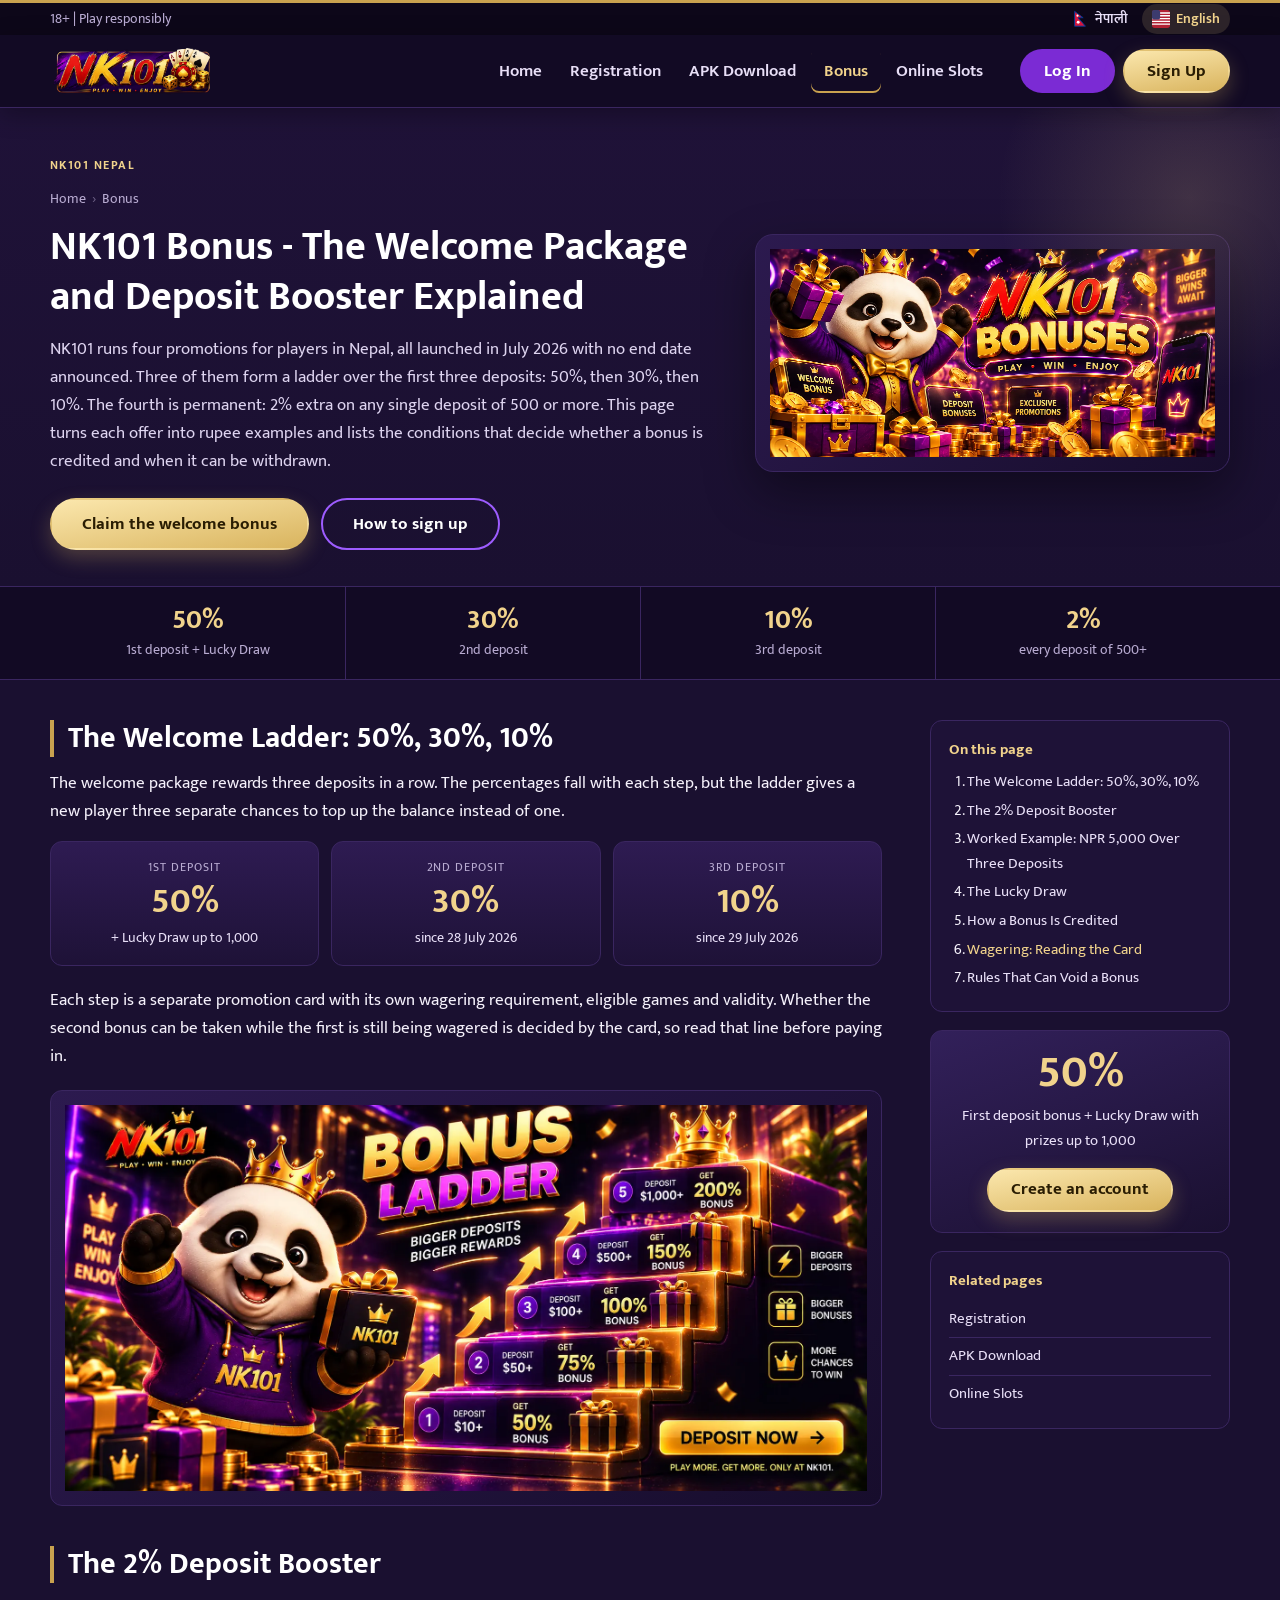
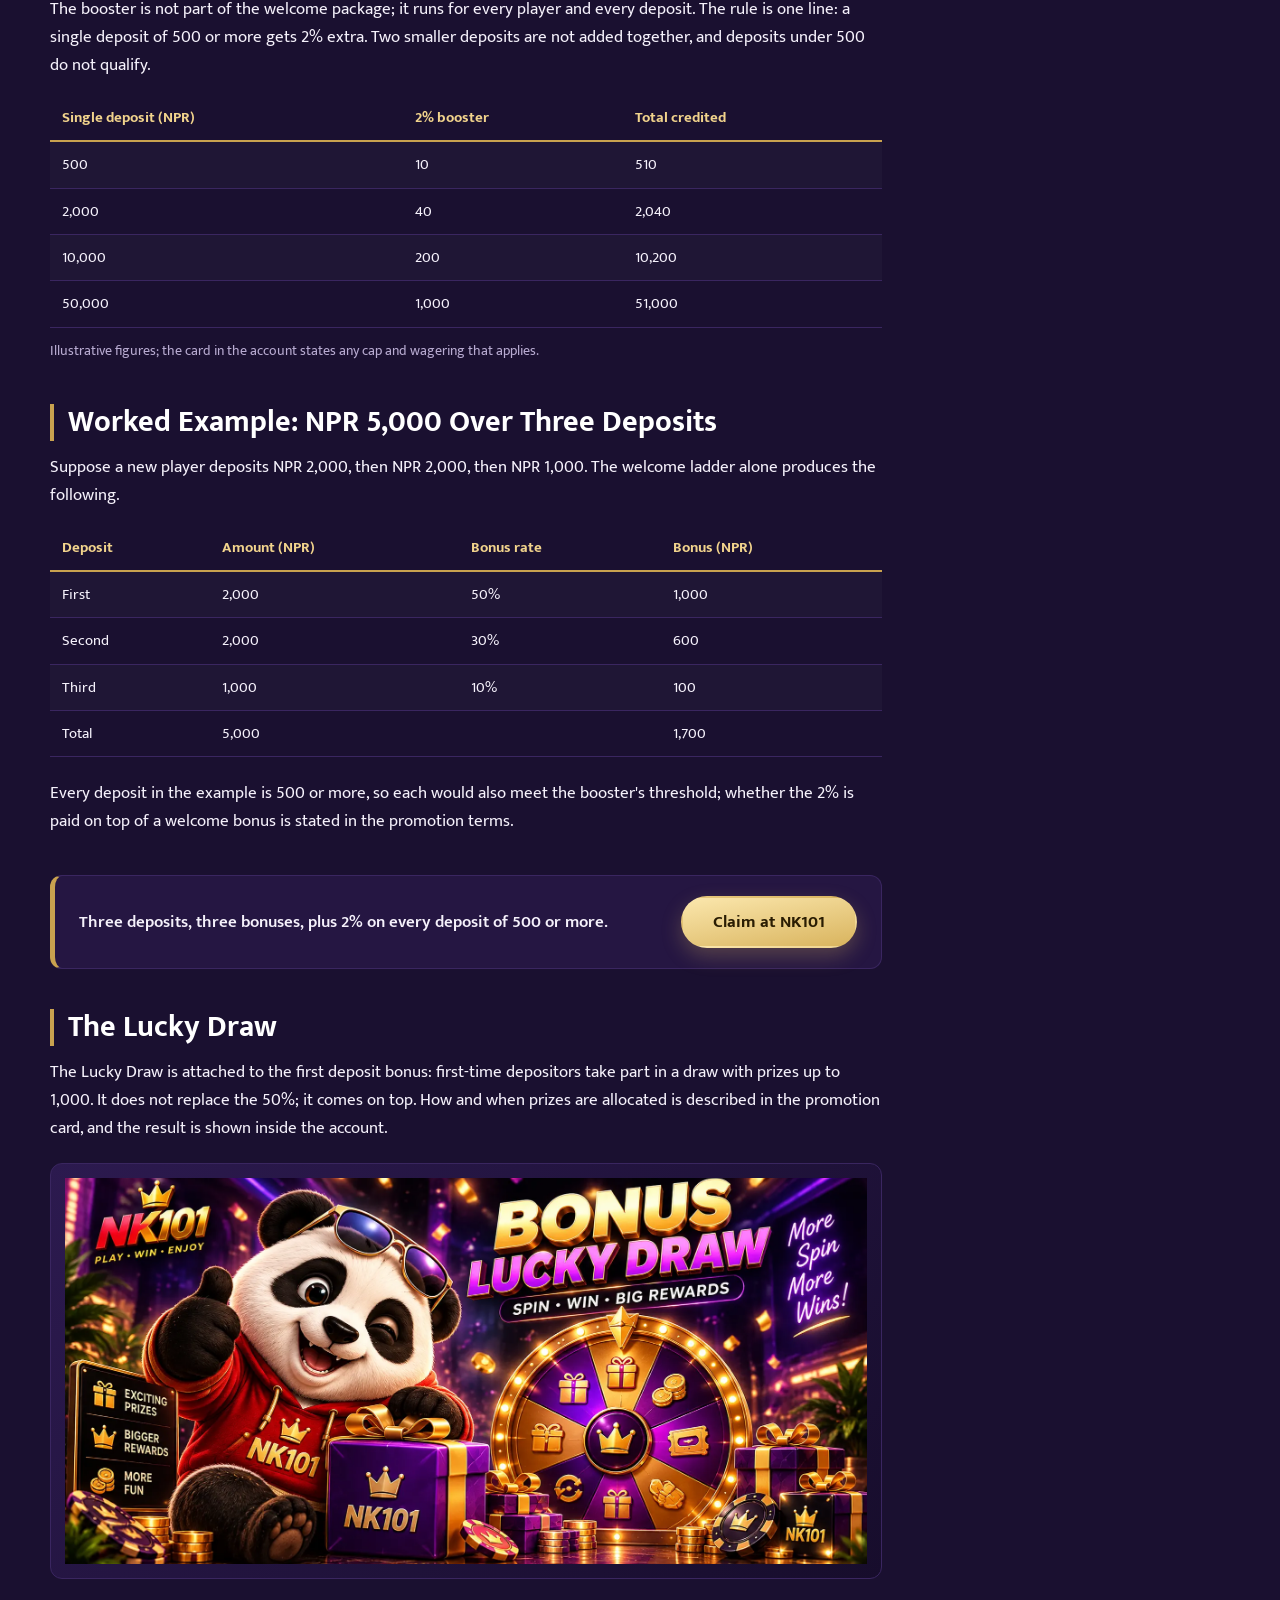
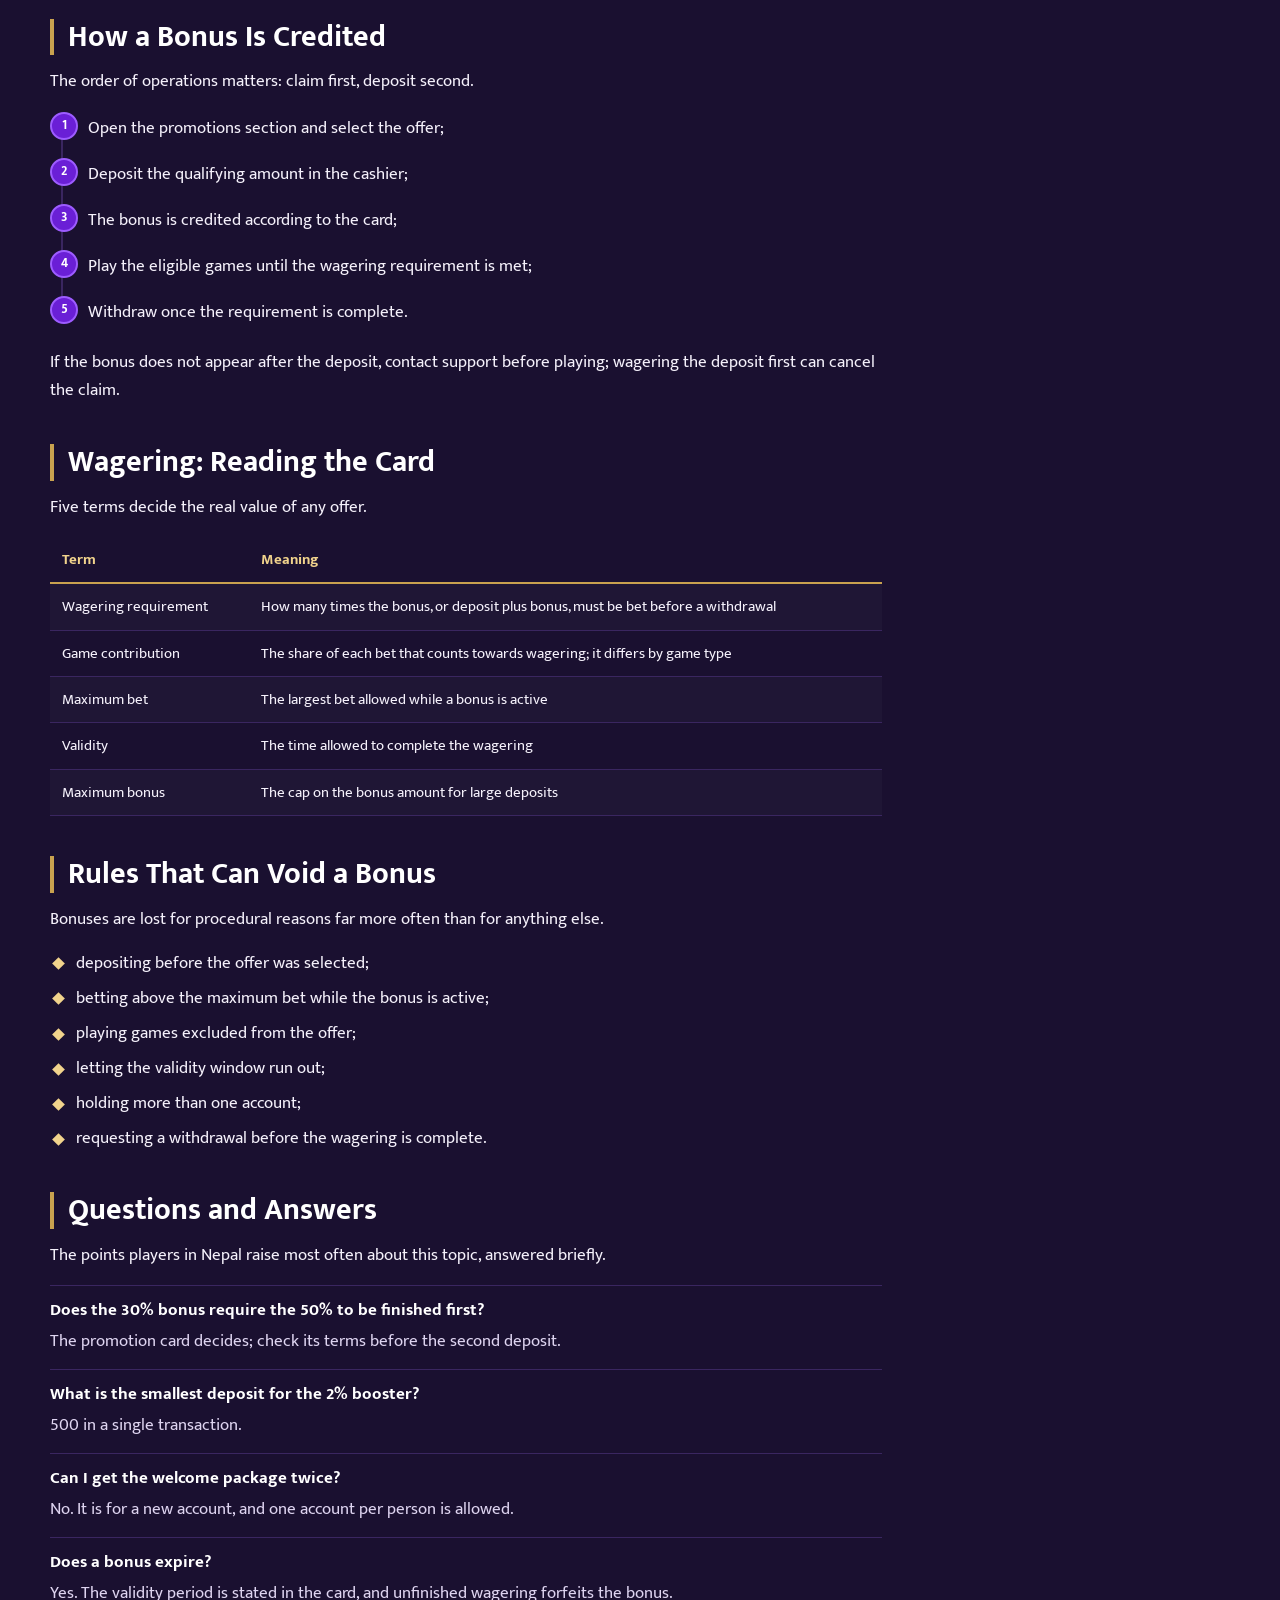
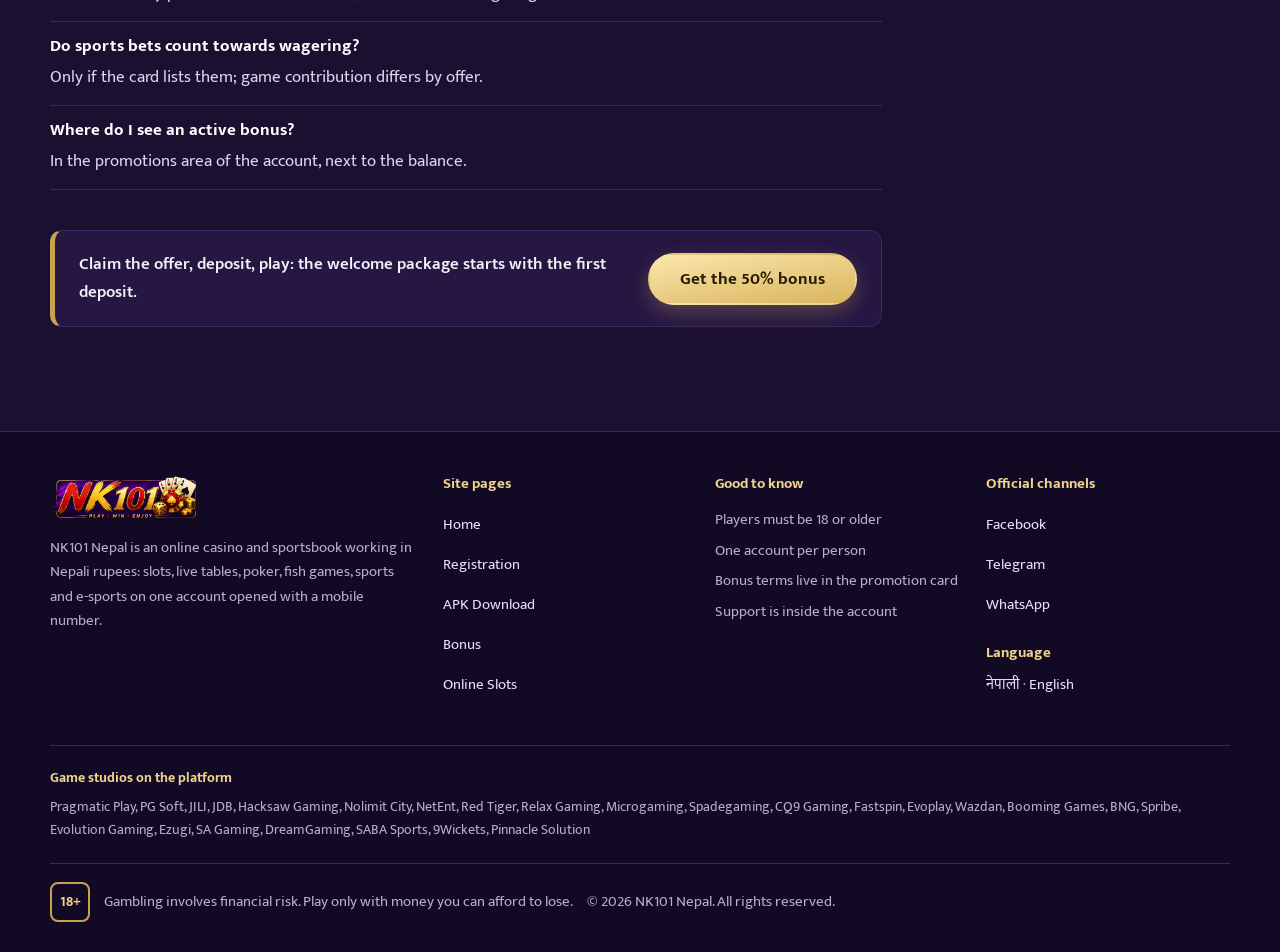
<file: en/bonus/index.html>
<!DOCTYPE html>
<html lang="en" data-site="nk101">
<head>
<meta charset="utf-8">
<meta name="viewport" content="width=device-width, initial-scale=1, viewport-fit=cover">
<title>NK101 Bonus - Welcome Package and 2% Deposit Booster in Nepal</title>
<meta name="description" content="Every NK101 promotion running for Nepal, explained with NPR examples: the 50% first deposit bonus with Lucky Draw, 30% and 10% on the next two deposits, the 2% booster on single deposits of 500 or more, and the rules that decide when a bonus is paid.">
<link rel="canonical" href="https://nk101.vercel.app/en/bonus/">
<link rel="alternate" hreflang="ne" href="https://nk101.vercel.app/bonus/">
<link rel="alternate" hreflang="en" href="https://nk101.vercel.app/en/bonus/">
<link rel="alternate" hreflang="x-default" href="https://nk101.vercel.app/bonus/">
<meta name="robots" content="index, follow, max-image-preview:large">
<meta name="theme-color" content="#120a24">
<meta property="og:type" content="article">
<meta property="og:site_name" content="NK101 Nepal">
<meta property="og:locale" content="en_US">
<meta property="og:locale:alternate" content="ne_NP">
<meta property="og:title" content="NK101 Bonus - Welcome Package and 2% Deposit Booster in Nepal">
<meta property="og:description" content="Every NK101 promotion running for Nepal, explained with NPR examples: the 50% first deposit bonus with Lucky Draw, 30% and 10% on the next two deposits, the 2% booster on single deposits of 500 or more, and the rules that decide when a bonus is paid.">
<meta property="og:url" content="https://nk101.vercel.app/en/bonus/">
<meta property="og:image" content="https://nk101.vercel.app/images/nk101-bonus-hero.webp">
<meta property="og:image:width" content="1280">
<meta property="og:image:height" content="640">
<meta name="twitter:card" content="summary_large_image">
<link rel="icon" type="image/png" sizes="32x32" href="/images/favicon.png">
<link rel="apple-touch-icon" href="/images/icon-180.png">
<link rel="preconnect" href="https://fonts.googleapis.com">
<link rel="preconnect" href="https://fonts.gstatic.com" crossorigin>
<link rel="stylesheet" href="https://fonts.googleapis.com/css2?family=Mukta:wght@400;600;700&display=swap">
<link rel="stylesheet" href="/assets/site.css">
<script type="application/ld+json">{"@context": "https://schema.org", "@type": "WebSite", "@id": "https://nk101.vercel.app/#site", "url": "https://nk101.vercel.app/", "name": "NK101 Nepal", "inLanguage": ["ne", "en"], "publisher": {"@type": "Organization", "@id": "https://nk101.vercel.app/#org", "name": "NK101", "url": "https://nk101.vercel.app/", "logo": "https://nk101.vercel.app/images/logo-nk101.webp", "sameAs": ["https://www.facebook.com/profile.php?id=61592459762964", "https://t.me/nk101channel", "https://www.whatsapp.com/channel/0029VbD0jE790x2sHs5jem3N"]}}</script>
<script type="application/ld+json">{"@context": "https://schema.org", "@type": "WebPage", "@id": "https://nk101.vercel.app/en/bonus/", "url": "https://nk101.vercel.app/en/bonus/", "name": "NK101 Bonus - Welcome Package and 2% Deposit Booster in Nepal", "description": "Every NK101 promotion running for Nepal, explained with NPR examples: the 50% first deposit bonus with Lucky Draw, 30% and 10% on the next two deposits, the 2% booster on single deposits of 500 or more, and the rules that decide when a bonus is paid.", "inLanguage": "en", "isPartOf": {"@id": "https://nk101.vercel.app/#site"}, "image": "https://nk101.vercel.app/images/nk101-bonus-hero.webp", "dateModified": "2026-09-21", "breadcrumb": {"@type": "BreadcrumbList", "itemListElement": [{"@type": "ListItem", "position": 1, "name": "Home", "item": "https://nk101.vercel.app/en/"}, {"@type": "ListItem", "position": 2, "name": "Bonus", "item": "https://nk101.vercel.app/en/bonus/"}]}}</script>
<script type="application/ld+json">{"@context": "https://schema.org", "@type": "FAQPage", "mainEntity": [{"@type": "Question", "name": "Does the 30% bonus require the 50% to be finished first?", "acceptedAnswer": {"@type": "Answer", "text": "The promotion card decides; check its terms before the second deposit."}}, {"@type": "Question", "name": "What is the smallest deposit for the 2% booster?", "acceptedAnswer": {"@type": "Answer", "text": "500 in a single transaction."}}, {"@type": "Question", "name": "Can I get the welcome package twice?", "acceptedAnswer": {"@type": "Answer", "text": "No. It is for a new account, and one account per person is allowed."}}, {"@type": "Question", "name": "Does a bonus expire?", "acceptedAnswer": {"@type": "Answer", "text": "Yes. The validity period is stated in the card, and unfinished wagering forfeits the bonus."}}, {"@type": "Question", "name": "Do sports bets count towards wagering?", "acceptedAnswer": {"@type": "Answer", "text": "Only if the card lists them; game contribution differs by offer."}}, {"@type": "Question", "name": "Where do I see an active bonus?", "acceptedAnswer": {"@type": "Answer", "text": "In the promotions area of the account, next to the balance."}}]}</script>
</head>
<body>
<a class="nk-skip" href="#content">Skip to main content</a>

<header class="nk-header">
  <div class="nk-topbar">
    <div class="nk-wrap nk-topbar__in">
      <span class="nk-topbar__note">18+ | Play responsibly</span>
      <div class="nk-langs" aria-label="Language">
          <a href="/bonus/" hreflang="ne" lang="ne"><svg viewBox="0 0 20 20" width="18" height="18" aria-hidden="true"><path d="M4 1.5 13.5 8.6H8L16 18H4z" fill="#dc143c" stroke="#003893" stroke-width="1.1" stroke-linejoin="round"/><circle cx="7.2" cy="6.3" r="1.2" fill="#fff"/><circle cx="8" cy="13.6" r="1.6" fill="#fff"/></svg><span>नेपाली</span></a>
          <a href="/en/bonus/" hreflang="en" lang="en" class="is-current"><svg viewBox="0 0 20 20" width="18" height="18" aria-hidden="true"><rect width="20" height="20" rx="3" fill="#b22234"/><path d="M0 3.3h20M0 6.4h20M0 9.5h20M0 12.6h20M0 15.7h20" stroke="#fff" stroke-width="1.5"/><rect width="9" height="10.5" rx="2" fill="#3c3b6e"/></svg><span>English</span></a>
      </div>
    </div>
  </div>
  <div class="nk-bar">
    <div class="nk-wrap nk-bar__in">
      <a class="nk-logo" href="/en/"><img src="/images/logo-nk101.webp" width="200" height="62" alt="NK101" onerror="this.outerHTML='<b class=nk-logo__text>NK101</b>'"></a>
      <nav class="nk-nav" id="nk-nav" aria-label="Site navigation">
        <a href="/en/">Home</a>
        <a href="/en/registration/">Registration</a>
        <a href="/en/apk-download/">APK Download</a>
        <a href="/en/bonus/" aria-current="page">Bonus</a>
        <a href="/en/online-slots/">Online Slots</a>
        <div class="nk-nav__auth">
          <a class="nk-btn nk-btn--ghost" href="/go/" rel="nofollow">Log In</a>
          <a class="nk-btn nk-btn--gold" href="/go/" rel="nofollow">Sign Up</a>
        </div>
      </nav>
      <div class="nk-auth">
        <a class="nk-btn nk-btn--ghost" href="/go/" rel="nofollow">Log In</a>
        <a class="nk-btn nk-btn--gold" href="/go/" rel="nofollow">Sign Up</a>
      </div>
      <button class="nk-menu-btn" type="button" data-nav-toggle aria-controls="nk-nav" aria-expanded="false"><span class="nk-menu-btn__bars" aria-hidden="true"></span><span>Menu</span></button>
    </div>
  </div>
</header>

<main id="content">
  <section class="nk-hero">
    <div class="nk-wrap nk-hero__grid">
      <div class="nk-hero__copy">
        <p class="nk-eyebrow">NK101 Nepal</p>
        <div class="nk-crumbs"><a href="/en/">Home</a><span class="nk-crumbs__sep">›</span><span>Bonus</span></div>
        <h1>NK101 Bonus - The Welcome Package and Deposit Booster Explained</h1>
        <p class="nk-lead">NK101 runs four promotions for players in Nepal, all launched in July 2026 with no end date announced. Three of them form a ladder over the first three deposits: 50%, then 30%, then 10%. The fourth is permanent: 2% extra on any single deposit of 500 or more. This page turns each offer into rupee examples and lists the conditions that decide whether a bonus is credited and when it can be withdrawn.</p>
        <div class="nk-hero__cta">
          <a class="nk-btn nk-btn--gold nk-btn--big" href="/go/" rel="nofollow">Claim the welcome bonus</a>
          <a class="nk-btn nk-btn--line nk-btn--big" href="/en/registration/">How to sign up</a>
        </div>
      </div>
      <figure class="nk-hero__media"><img src="/images/nk101-bonus-hero.webp" width="1280" height="640" alt="NK101 promotions: 50% first deposit, 30% second, 10% third, 2% booster" fetchpriority="high"></figure>
    </div>
  </section>

  <section class="nk-facts" aria-label="Key facts">
    <div class="nk-wrap nk-facts__grid">
      <div class="nk-tile"><span class="nk-tile__v">50%</span><span class="nk-tile__l">1st deposit + Lucky Draw</span></div>
      <div class="nk-tile"><span class="nk-tile__v">30%</span><span class="nk-tile__l">2nd deposit</span></div>
      <div class="nk-tile"><span class="nk-tile__v">10%</span><span class="nk-tile__l">3rd deposit</span></div>
      <div class="nk-tile"><span class="nk-tile__v">2%</span><span class="nk-tile__l">every deposit of 500+</span></div>
    </div>
  </section>

  <div class="nk-wrap nk-layout">
    <article class="nk-article">

<section id="ladder">
<h2>The Welcome Ladder: 50%, 30%, 10%</h2>
<p>The welcome package rewards three deposits in a row. The percentages fall with each step, but the ladder gives a new player three separate chances to top up the balance instead of one.</p>
<div class="nk-ladder">
  <div class="nk-rung"><span class="nk-rung__step">1st deposit</span><span class="nk-rung__pct">50%</span><span class="nk-rung__cap">+ Lucky Draw up to 1,000</span></div>
  <div class="nk-rung"><span class="nk-rung__step">2nd deposit</span><span class="nk-rung__pct">30%</span><span class="nk-rung__cap">since 28 July 2026</span></div>
  <div class="nk-rung"><span class="nk-rung__step">3rd deposit</span><span class="nk-rung__pct">10%</span><span class="nk-rung__cap">since 29 July 2026</span></div>
</div>
<p>Each step is a separate promotion card with its own wagering requirement, eligible games and validity. Whether the second bonus can be taken while the first is still being wagered is decided by the card, so read that line before paying in.</p>
<figure class="nk-figure"><img src="/images/nk101-bonus-ladder.webp" width="960" height="480" alt="NK101 welcome package ladder: 50%, 30%, 10%" loading="lazy" decoding="async"></figure>
</section>

<section id="booster">
<h2>The 2% Deposit Booster</h2>
<p>The booster is not part of the welcome package; it runs for every player and every deposit. The rule is one line: a single deposit of 500 or more gets 2% extra. Two smaller deposits are not added together, and deposits under 500 do not qualify.</p>
<div class="nk-scroll"><table class="nk-table">
  <thead><tr><th scope="col">Single deposit (NPR)</th><th scope="col">2% booster</th><th scope="col">Total credited</th></tr></thead>
  <tbody>
    <tr><td>500</td><td>10</td><td>510</td></tr>
    <tr><td>2,000</td><td>40</td><td>2,040</td></tr>
    <tr><td>10,000</td><td>200</td><td>10,200</td></tr>
    <tr><td>50,000</td><td>1,000</td><td>51,000</td></tr>
  </tbody>
</table></div>
<p class="nk-note">Illustrative figures; the card in the account states any cap and wagering that applies.</p>
</section>

<section id="example">
<h2>Worked Example: NPR 5,000 Over Three Deposits</h2>
<p>Suppose a new player deposits NPR 2,000, then NPR 2,000, then NPR 1,000. The welcome ladder alone produces the following.</p>
<div class="nk-scroll"><table class="nk-table">
  <thead><tr><th scope="col">Deposit</th><th scope="col">Amount (NPR)</th><th scope="col">Bonus rate</th><th scope="col">Bonus (NPR)</th></tr></thead>
  <tbody>
    <tr><td>First</td><td>2,000</td><td>50%</td><td>1,000</td></tr>
    <tr><td>Second</td><td>2,000</td><td>30%</td><td>600</td></tr>
    <tr><td>Third</td><td>1,000</td><td>10%</td><td>100</td></tr>
    <tr><td>Total</td><td>5,000</td><td></td><td>1,700</td></tr>
  </tbody>
</table></div>
<p>Every deposit in the example is 500 or more, so each would also meet the booster's threshold; whether the 2% is paid on top of a welcome bonus is stated in the promotion terms.</p>
</section>

<div class="nk-promo"><p class="nk-promo__text">Three deposits, three bonuses, plus 2% on every deposit of 500 or more.</p><a class="nk-btn nk-btn--gold nk-btn--big" href="/go/" rel="nofollow">Claim at NK101</a></div>

<section id="lucky-draw">
<h2>The Lucky Draw</h2>
<p>The Lucky Draw is attached to the first deposit bonus: first-time depositors take part in a draw with prizes up to 1,000. It does not replace the 50%; it comes on top. How and when prizes are allocated is described in the promotion card, and the result is shown inside the account.</p>
<figure class="nk-figure"><img src="/images/nk101-bonus-lucky-draw.webp" width="960" height="480" alt="NK101 Lucky Draw for first-time depositors, prizes up to 1,000" loading="lazy" decoding="async"></figure>
</section>

<section id="crediting">
<h2>How a Bonus Is Credited</h2>
<p>The order of operations matters: claim first, deposit second.</p>
<ol class="nk-timeline">
    <li>Open the promotions section and select the offer;</li>
    <li>Deposit the qualifying amount in the cashier;</li>
    <li>The bonus is credited according to the card;</li>
    <li>Play the eligible games until the wagering requirement is met;</li>
    <li>Withdraw once the requirement is complete.</li>
</ol>
<p>If the bonus does not appear after the deposit, contact support before playing; wagering the deposit first can cancel the claim.</p>
</section>

<section id="wagering">
<h2>Wagering: Reading the Card</h2>
<p>Five terms decide the real value of any offer.</p>
<div class="nk-scroll"><table class="nk-table">
  <thead><tr><th scope="col">Term</th><th scope="col">Meaning</th></tr></thead>
  <tbody>
    <tr><td>Wagering requirement</td><td>How many times the bonus, or deposit plus bonus, must be bet before a withdrawal</td></tr>
    <tr><td>Game contribution</td><td>The share of each bet that counts towards wagering; it differs by game type</td></tr>
    <tr><td>Maximum bet</td><td>The largest bet allowed while a bonus is active</td></tr>
    <tr><td>Validity</td><td>The time allowed to complete the wagering</td></tr>
    <tr><td>Maximum bonus</td><td>The cap on the bonus amount for large deposits</td></tr>
  </tbody>
</table></div>
</section>

<section id="void">
<h2>Rules That Can Void a Bonus</h2>
<p>Bonuses are lost for procedural reasons far more often than for anything else.</p>
<ul class="nk-list">
    <li>depositing before the offer was selected;</li>
    <li>betting above the maximum bet while the bonus is active;</li>
    <li>playing games excluded from the offer;</li>
    <li>letting the validity window run out;</li>
    <li>holding more than one account;</li>
    <li>requesting a withdrawal before the wagering is complete.</li>
</ul>
</section>

      <section id="faq" class="nk-faq">
        <h2>Questions and Answers</h2>
        <p>The points players in Nepal raise most often about this topic, answered briefly.</p>
      <div class="nk-qa"><h3>Does the 30% bonus require the 50% to be finished first?</h3><p>The promotion card decides; check its terms before the second deposit.</p></div>
      <div class="nk-qa"><h3>What is the smallest deposit for the 2% booster?</h3><p>500 in a single transaction.</p></div>
      <div class="nk-qa"><h3>Can I get the welcome package twice?</h3><p>No. It is for a new account, and one account per person is allowed.</p></div>
      <div class="nk-qa"><h3>Does a bonus expire?</h3><p>Yes. The validity period is stated in the card, and unfinished wagering forfeits the bonus.</p></div>
      <div class="nk-qa"><h3>Do sports bets count towards wagering?</h3><p>Only if the card lists them; game contribution differs by offer.</p></div>
      <div class="nk-qa"><h3>Where do I see an active bonus?</h3><p>In the promotions area of the account, next to the balance.</p></div>
      </section>
      <div class="nk-promo nk-promo--end"><p class="nk-promo__text">Claim the offer, deposit, play: the welcome package starts with the first deposit.</p><a class="nk-btn nk-btn--gold nk-btn--big" href="/go/" rel="nofollow">Get the 50% bonus</a></div>
    </article>

    <aside class="nk-side">
      <div class="nk-side__box nk-side__toc">
        <p class="nk-side__title">On this page</p>
        <ol data-toc>
          <li><a href="#ladder">The Welcome Ladder: 50%, 30%, 10%</a></li>
          <li><a href="#booster">The 2% Deposit Booster</a></li>
          <li><a href="#example">Worked Example: NPR 5,000 Over Three Deposits</a></li>
          <li><a href="#lucky-draw">The Lucky Draw</a></li>
          <li><a href="#crediting">How a Bonus Is Credited</a></li>
          <li><a href="#wagering">Wagering: Reading the Card</a></li>
          <li><a href="#void">Rules That Can Void a Bonus</a></li>
        </ol>
      </div>
      <div class="nk-side__cta">
        <span class="nk-side__big">50%</span>
        <p>First deposit bonus + Lucky Draw with prizes up to 1,000</p>
        <a class="nk-btn nk-btn--gold" href="/go/" rel="nofollow">Create an account</a>
      </div>
      <div class="nk-side__box">
        <p class="nk-side__title">Related pages</p>
        <ul class="nk-side__list">
          <li><a href="/en/registration/">Registration</a></li>
          <li><a href="/en/apk-download/">APK Download</a></li>
          <li><a href="/en/online-slots/">Online Slots</a></li>
        </ul>
        
      </div>
    </aside>
  </div>
</main>

<footer class="nk-footer">
  <div class="nk-wrap nk-footer__grid">
    <div class="nk-footer__col nk-footer__brand">
      <img src="/images/logo-nk101.webp" width="160" height="50" alt="NK101" loading="lazy" onerror="this.outerHTML='<b class=nk-logo__text>NK101</b>'">
      <p>NK101 Nepal is an online casino and sportsbook working in Nepali rupees: slots, live tables, poker, fish games, sports and e-sports on one account opened with a mobile number.</p>
    </div>
    <div class="nk-footer__col">
      <p class="nk-footer__h">Site pages</p>
      <ul>
          <li><a href="/en/">Home</a></li>
          <li><a href="/en/registration/">Registration</a></li>
          <li><a href="/en/apk-download/">APK Download</a></li>
          <li><a href="/en/bonus/">Bonus</a></li>
          <li><a href="/en/online-slots/">Online Slots</a></li>
      </ul>
    </div>
    <div class="nk-footer__col">
      <p class="nk-footer__h">Good to know</p>
      <ul class="nk-footer__plain">
          <li>Players must be 18 or older</li>
          <li>One account per person</li>
          <li>Bonus terms live in the promotion card</li>
          <li>Support is inside the account</li>
      </ul>
    </div>
    <div class="nk-footer__col">
      <p class="nk-footer__h">Official channels</p>
      <ul>
          <li><a href="https://www.facebook.com/profile.php?id=61592459762964" rel="nofollow noopener" target="_blank">Facebook</a></li>
          <li><a href="https://t.me/nk101channel" rel="nofollow noopener" target="_blank">Telegram</a></li>
          <li><a href="https://www.whatsapp.com/channel/0029VbD0jE790x2sHs5jem3N" rel="nofollow noopener" target="_blank">WhatsApp</a></li>
      </ul>
      <p class="nk-footer__h">Language</p>
      <p class="nk-footer__langs"><a href="/bonus/" hreflang="ne" lang="ne">नेपाली</a> · <a href="/en/bonus/" hreflang="en" lang="en">English</a></p>
    </div>
  </div>
  <div class="nk-wrap nk-footer__studios">
    <p class="nk-footer__h">Game studios on the platform</p>
    <p>Pragmatic Play, PG Soft, JILI, JDB, Hacksaw Gaming, Nolimit City, NetEnt, Red Tiger, Relax Gaming, Microgaming, Spadegaming, CQ9 Gaming, Fastspin, Evoplay, Wazdan, Booming Games, BNG, Spribe, Evolution Gaming, Ezugi, SA Gaming, DreamGaming, SABA Sports, 9Wickets, Pinnacle Solution</p>
  </div>
  <div class="nk-wrap nk-footer__bottom">
    <span class="nk-age">18+</span>
    <p>Gambling involves financial risk. Play only with money you can afford to lose.</p>
    <p>© 2026 NK101 Nepal. All rights reserved.</p>
  </div>
</footer>

<div class="nk-dock">
  <a class="nk-dock__login" href="/go/" rel="nofollow">Log In</a>
  <a class="nk-btn nk-btn--gold" href="/go/" rel="nofollow">Sign Up</a>
</div>
<button class="nk-top" type="button" data-top aria-label="Back to top" hidden>↑</button>
<script src="/assets/site.js" defer></script>
</body>
</html>
</file>
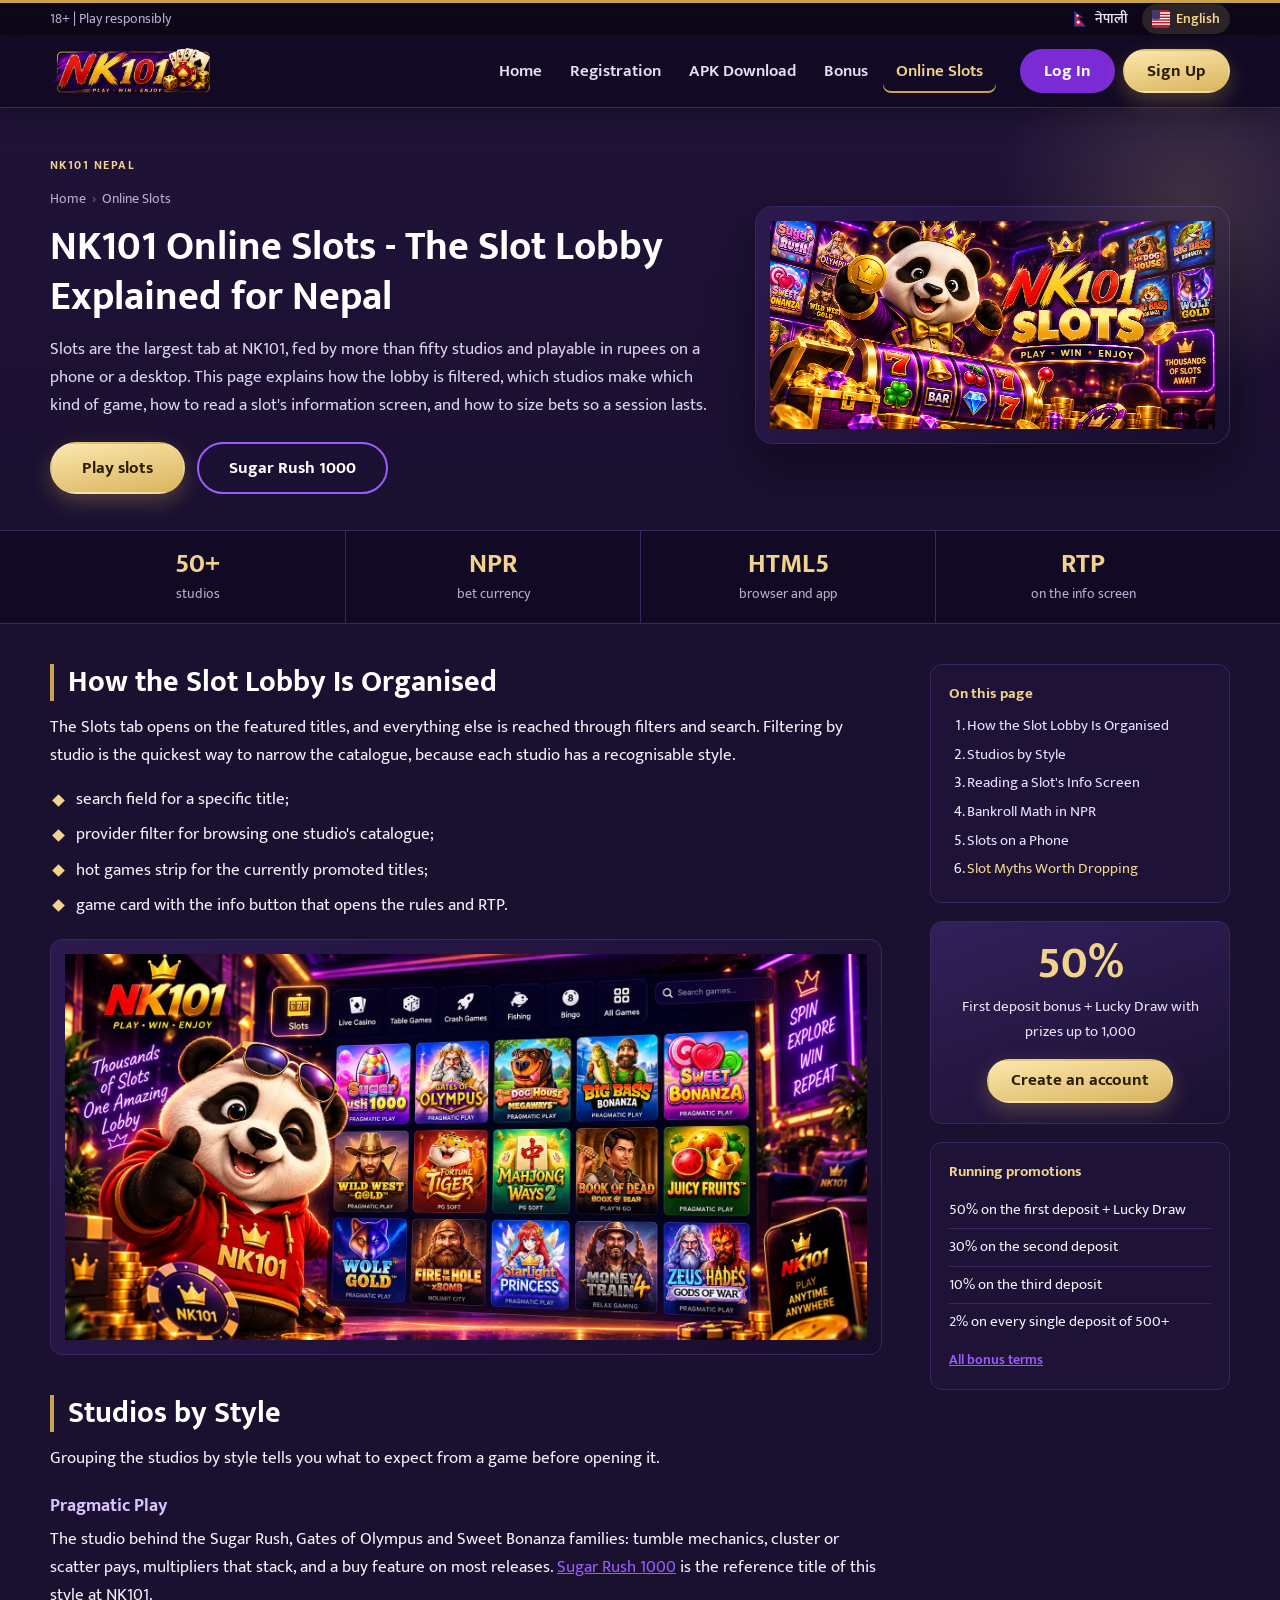
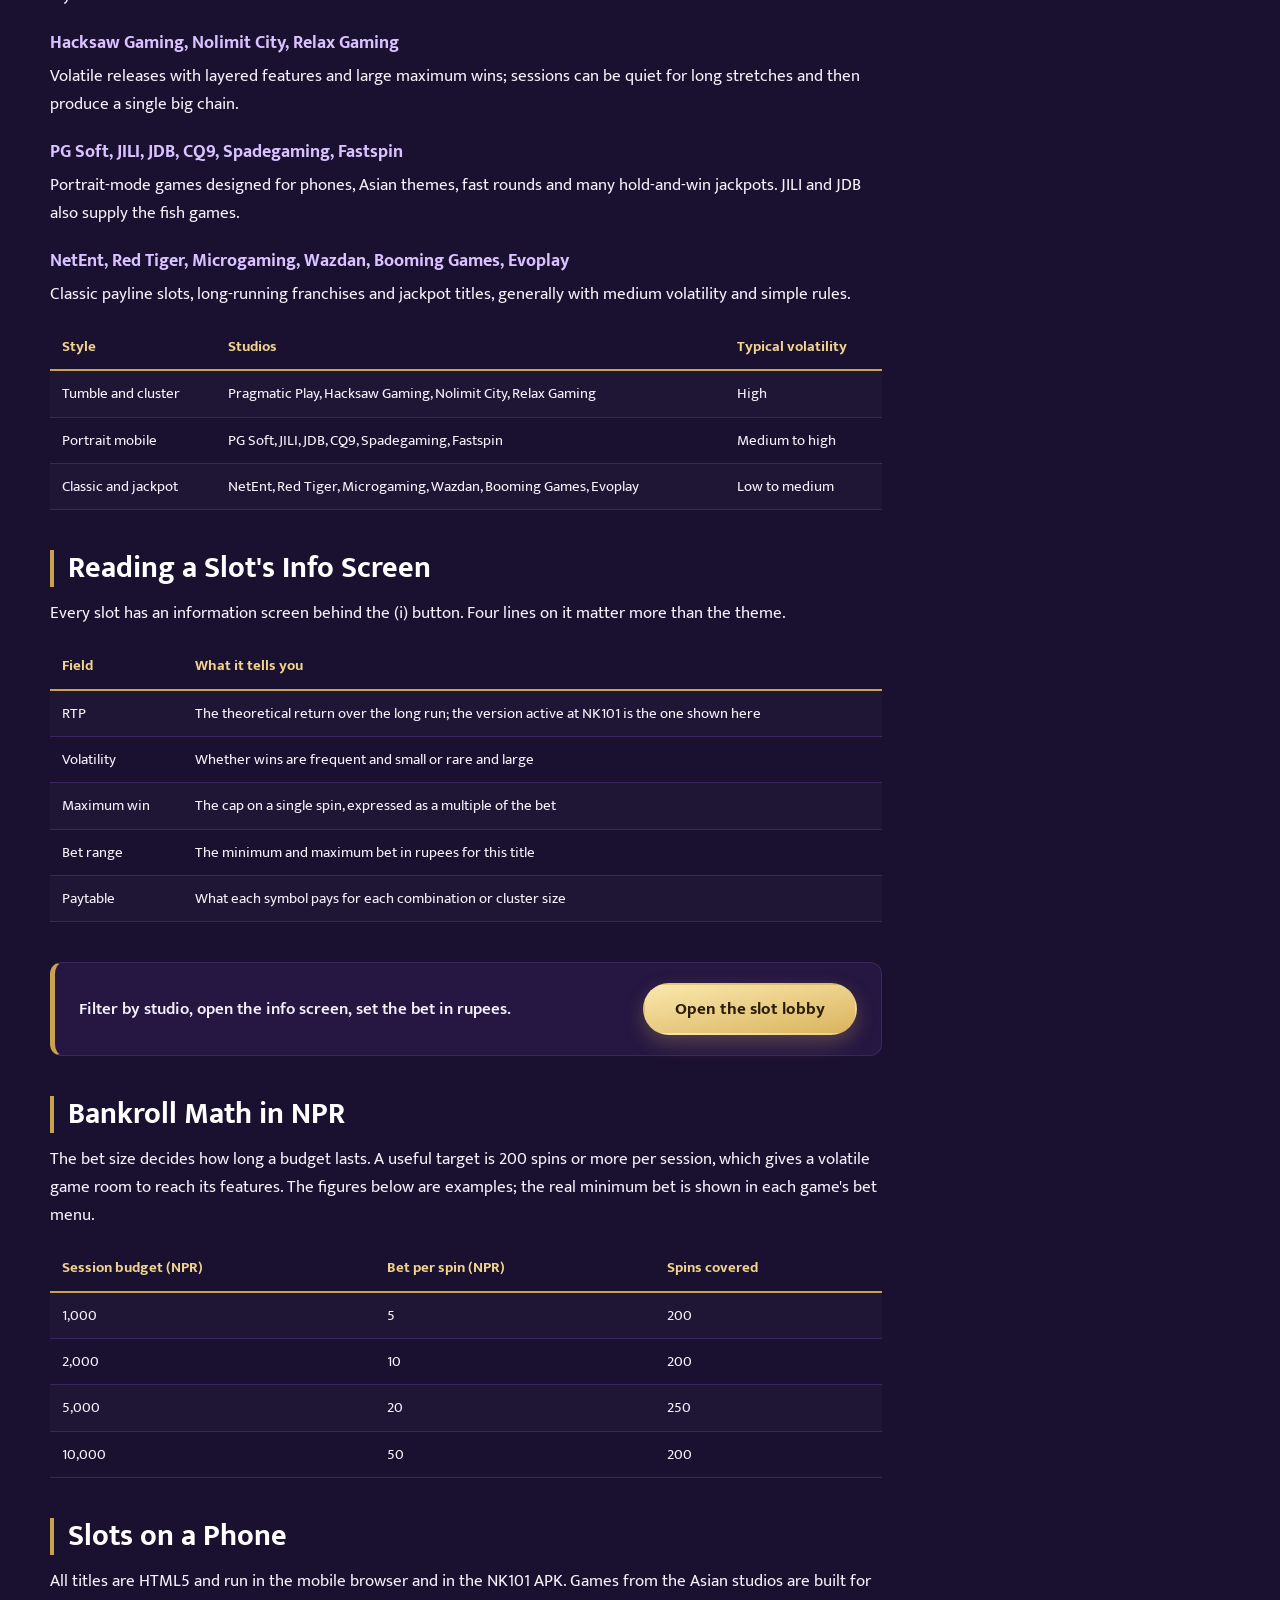
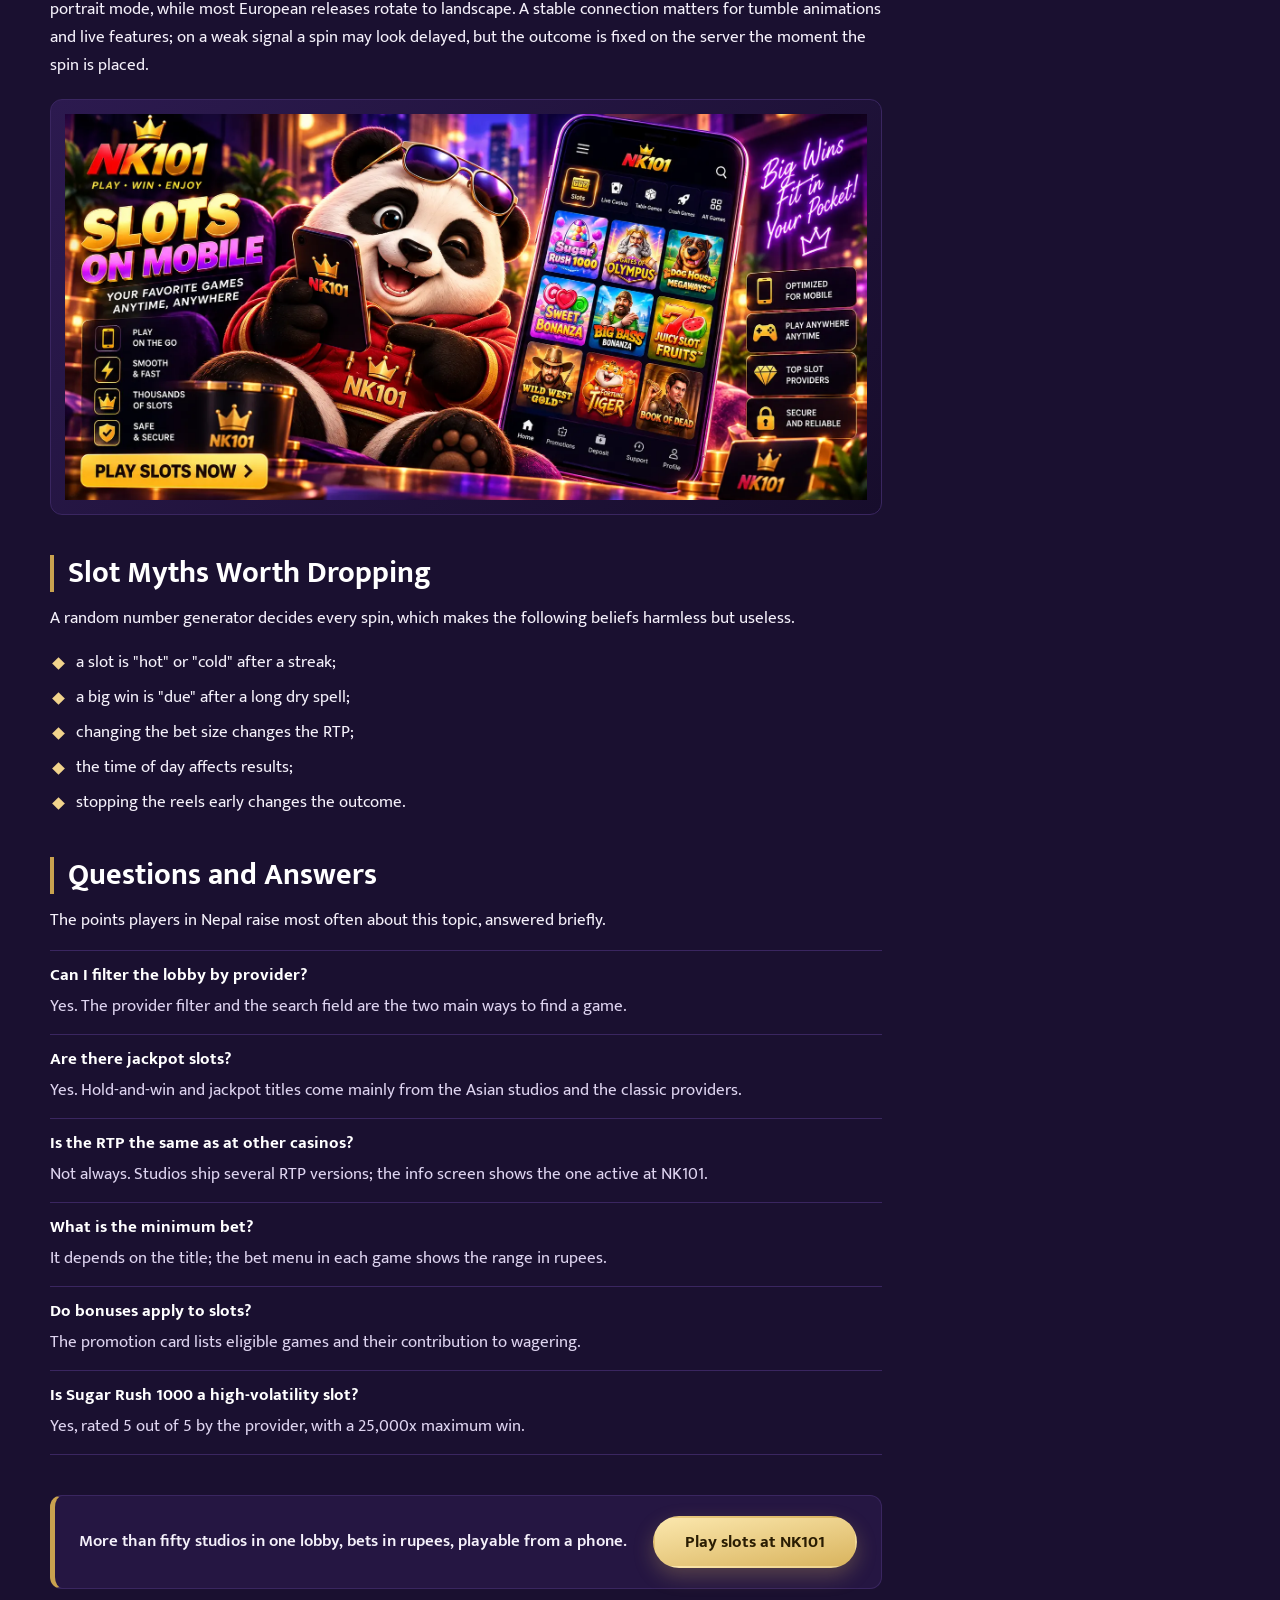
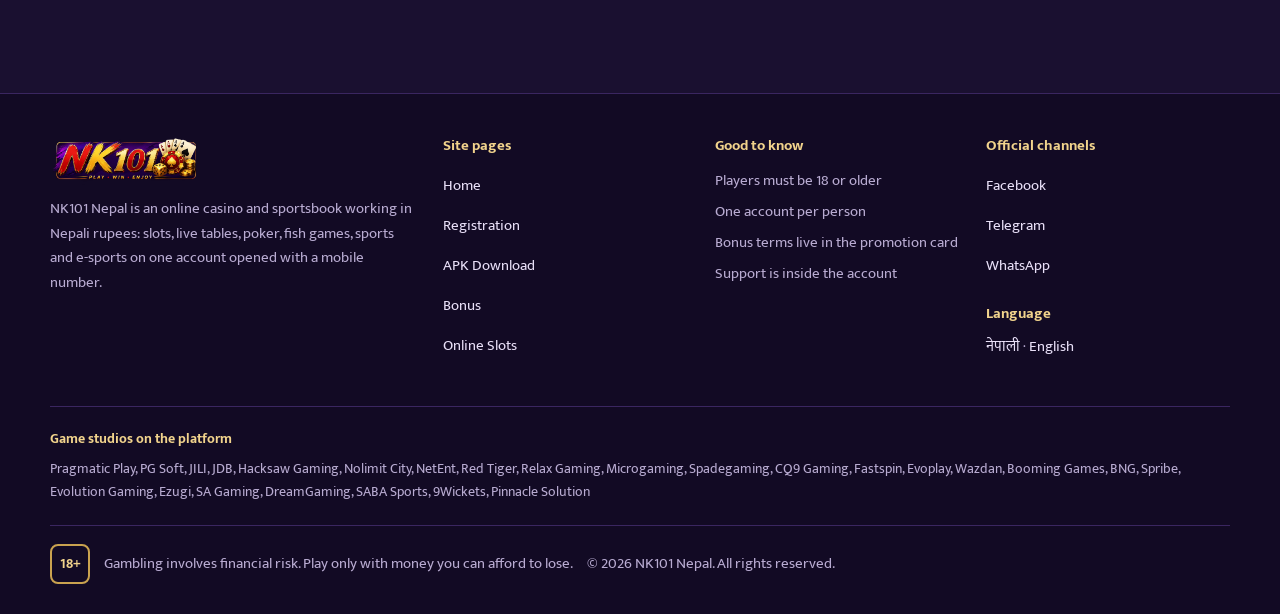
<file: en/online-slots/index.html>
<!DOCTYPE html>
<html lang="en" data-site="nk101">
<head>
<meta charset="utf-8">
<meta name="viewport" content="width=device-width, initial-scale=1, viewport-fit=cover">
<title>NK101 Online Slots - Providers, Game Types and RTP for Nepal</title>
<meta name="description" content="A guide to the NK101 online slots section for Nepal: how the lobby is filtered, which studios supply which kind of game, how to read a slot&#x27;s info screen, bankroll math in rupees and where Sugar Rush 1000 sits in the catalogue.">
<link rel="canonical" href="https://nk101.vercel.app/en/online-slots/">
<link rel="alternate" hreflang="ne" href="https://nk101.vercel.app/online-slots/">
<link rel="alternate" hreflang="en" href="https://nk101.vercel.app/en/online-slots/">
<link rel="alternate" hreflang="x-default" href="https://nk101.vercel.app/online-slots/">
<meta name="robots" content="index, follow, max-image-preview:large">
<meta name="theme-color" content="#120a24">
<meta property="og:type" content="article">
<meta property="og:site_name" content="NK101 Nepal">
<meta property="og:locale" content="en_US">
<meta property="og:locale:alternate" content="ne_NP">
<meta property="og:title" content="NK101 Online Slots - Providers, Game Types and RTP for Nepal">
<meta property="og:description" content="A guide to the NK101 online slots section for Nepal: how the lobby is filtered, which studios supply which kind of game, how to read a slot&#x27;s info screen, bankroll math in rupees and where Sugar Rush 1000 sits in the catalogue.">
<meta property="og:url" content="https://nk101.vercel.app/en/online-slots/">
<meta property="og:image" content="https://nk101.vercel.app/images/nk101-slots-hero.webp">
<meta property="og:image:width" content="1280">
<meta property="og:image:height" content="640">
<meta name="twitter:card" content="summary_large_image">
<link rel="icon" type="image/png" sizes="32x32" href="/images/favicon.png">
<link rel="apple-touch-icon" href="/images/icon-180.png">
<link rel="preconnect" href="https://fonts.googleapis.com">
<link rel="preconnect" href="https://fonts.gstatic.com" crossorigin>
<link rel="stylesheet" href="https://fonts.googleapis.com/css2?family=Mukta:wght@400;600;700&display=swap">
<link rel="stylesheet" href="/assets/site.css">
<script type="application/ld+json">{"@context": "https://schema.org", "@type": "WebSite", "@id": "https://nk101.vercel.app/#site", "url": "https://nk101.vercel.app/", "name": "NK101 Nepal", "inLanguage": ["ne", "en"], "publisher": {"@type": "Organization", "@id": "https://nk101.vercel.app/#org", "name": "NK101", "url": "https://nk101.vercel.app/", "logo": "https://nk101.vercel.app/images/logo-nk101.webp", "sameAs": ["https://www.facebook.com/profile.php?id=61592459762964", "https://t.me/nk101channel", "https://www.whatsapp.com/channel/0029VbD0jE790x2sHs5jem3N"]}}</script>
<script type="application/ld+json">{"@context": "https://schema.org", "@type": "WebPage", "@id": "https://nk101.vercel.app/en/online-slots/", "url": "https://nk101.vercel.app/en/online-slots/", "name": "NK101 Online Slots - Providers, Game Types and RTP for Nepal", "description": "A guide to the NK101 online slots section for Nepal: how the lobby is filtered, which studios supply which kind of game, how to read a slot's info screen, bankroll math in rupees and where Sugar Rush 1000 sits in the catalogue.", "inLanguage": "en", "isPartOf": {"@id": "https://nk101.vercel.app/#site"}, "image": "https://nk101.vercel.app/images/nk101-slots-hero.webp", "dateModified": "2026-09-21", "breadcrumb": {"@type": "BreadcrumbList", "itemListElement": [{"@type": "ListItem", "position": 1, "name": "Home", "item": "https://nk101.vercel.app/en/"}, {"@type": "ListItem", "position": 2, "name": "Online Slots", "item": "https://nk101.vercel.app/en/online-slots/"}]}}</script>
<script type="application/ld+json">{"@context": "https://schema.org", "@type": "FAQPage", "mainEntity": [{"@type": "Question", "name": "Can I filter the lobby by provider?", "acceptedAnswer": {"@type": "Answer", "text": "Yes. The provider filter and the search field are the two main ways to find a game."}}, {"@type": "Question", "name": "Are there jackpot slots?", "acceptedAnswer": {"@type": "Answer", "text": "Yes. Hold-and-win and jackpot titles come mainly from the Asian studios and the classic providers."}}, {"@type": "Question", "name": "Is the RTP the same as at other casinos?", "acceptedAnswer": {"@type": "Answer", "text": "Not always. Studios ship several RTP versions; the info screen shows the one active at NK101."}}, {"@type": "Question", "name": "What is the minimum bet?", "acceptedAnswer": {"@type": "Answer", "text": "It depends on the title; the bet menu in each game shows the range in rupees."}}, {"@type": "Question", "name": "Do bonuses apply to slots?", "acceptedAnswer": {"@type": "Answer", "text": "The promotion card lists eligible games and their contribution to wagering."}}, {"@type": "Question", "name": "Is Sugar Rush 1000 a high-volatility slot?", "acceptedAnswer": {"@type": "Answer", "text": "Yes, rated 5 out of 5 by the provider, with a 25,000x maximum win."}}]}</script>
</head>
<body>
<a class="nk-skip" href="#content">Skip to main content</a>

<header class="nk-header">
  <div class="nk-topbar">
    <div class="nk-wrap nk-topbar__in">
      <span class="nk-topbar__note">18+ | Play responsibly</span>
      <div class="nk-langs" aria-label="Language">
          <a href="/online-slots/" hreflang="ne" lang="ne"><svg viewBox="0 0 20 20" width="18" height="18" aria-hidden="true"><path d="M4 1.5 13.5 8.6H8L16 18H4z" fill="#dc143c" stroke="#003893" stroke-width="1.1" stroke-linejoin="round"/><circle cx="7.2" cy="6.3" r="1.2" fill="#fff"/><circle cx="8" cy="13.6" r="1.6" fill="#fff"/></svg><span>नेपाली</span></a>
          <a href="/en/online-slots/" hreflang="en" lang="en" class="is-current"><svg viewBox="0 0 20 20" width="18" height="18" aria-hidden="true"><rect width="20" height="20" rx="3" fill="#b22234"/><path d="M0 3.3h20M0 6.4h20M0 9.5h20M0 12.6h20M0 15.7h20" stroke="#fff" stroke-width="1.5"/><rect width="9" height="10.5" rx="2" fill="#3c3b6e"/></svg><span>English</span></a>
      </div>
    </div>
  </div>
  <div class="nk-bar">
    <div class="nk-wrap nk-bar__in">
      <a class="nk-logo" href="/en/"><img src="/images/logo-nk101.webp" width="200" height="62" alt="NK101" onerror="this.outerHTML='<b class=nk-logo__text>NK101</b>'"></a>
      <nav class="nk-nav" id="nk-nav" aria-label="Site navigation">
        <a href="/en/">Home</a>
        <a href="/en/registration/">Registration</a>
        <a href="/en/apk-download/">APK Download</a>
        <a href="/en/bonus/">Bonus</a>
        <a href="/en/online-slots/" aria-current="page">Online Slots</a>
        <div class="nk-nav__auth">
          <a class="nk-btn nk-btn--ghost" href="/go/" rel="nofollow">Log In</a>
          <a class="nk-btn nk-btn--gold" href="/go/" rel="nofollow">Sign Up</a>
        </div>
      </nav>
      <div class="nk-auth">
        <a class="nk-btn nk-btn--ghost" href="/go/" rel="nofollow">Log In</a>
        <a class="nk-btn nk-btn--gold" href="/go/" rel="nofollow">Sign Up</a>
      </div>
      <button class="nk-menu-btn" type="button" data-nav-toggle aria-controls="nk-nav" aria-expanded="false"><span class="nk-menu-btn__bars" aria-hidden="true"></span><span>Menu</span></button>
    </div>
  </div>
</header>

<main id="content">
  <section class="nk-hero">
    <div class="nk-wrap nk-hero__grid">
      <div class="nk-hero__copy">
        <p class="nk-eyebrow">NK101 Nepal</p>
        <div class="nk-crumbs"><a href="/en/">Home</a><span class="nk-crumbs__sep">›</span><span>Online Slots</span></div>
        <h1>NK101 Online Slots - The Slot Lobby Explained for Nepal</h1>
        <p class="nk-lead">Slots are the largest tab at NK101, fed by more than fifty studios and playable in rupees on a phone or a desktop. This page explains how the lobby is filtered, which studios make which kind of game, how to read a slot's information screen, and how to size bets so a session lasts.</p>
        <div class="nk-hero__cta">
          <a class="nk-btn nk-btn--gold nk-btn--big" href="/go/" rel="nofollow">Play slots</a>
          <a class="nk-btn nk-btn--line nk-btn--big" href="/en/online-slots/sugar-rush-1000/">Sugar Rush 1000</a>
        </div>
      </div>
      <figure class="nk-hero__media"><img src="/images/nk101-slots-hero.webp" width="1280" height="640" alt="NK101 online slots lobby with provider filters" fetchpriority="high"></figure>
    </div>
  </section>

  <section class="nk-facts" aria-label="Key facts">
    <div class="nk-wrap nk-facts__grid">
      <div class="nk-tile"><span class="nk-tile__v">50+</span><span class="nk-tile__l">studios</span></div>
      <div class="nk-tile"><span class="nk-tile__v">NPR</span><span class="nk-tile__l">bet currency</span></div>
      <div class="nk-tile"><span class="nk-tile__v">HTML5</span><span class="nk-tile__l">browser and app</span></div>
      <div class="nk-tile"><span class="nk-tile__v">RTP</span><span class="nk-tile__l">on the info screen</span></div>
    </div>
  </section>

  <div class="nk-wrap nk-layout">
    <article class="nk-article">

<section id="lobby">
<h2>How the Slot Lobby Is Organised</h2>
<p>The Slots tab opens on the featured titles, and everything else is reached through filters and search. Filtering by studio is the quickest way to narrow the catalogue, because each studio has a recognisable style.</p>
<ul class="nk-list">
    <li>search field for a specific title;</li>
    <li>provider filter for browsing one studio's catalogue;</li>
    <li>hot games strip for the currently promoted titles;</li>
    <li>game card with the info button that opens the rules and RTP.</li>
</ul>
<figure class="nk-figure"><img src="/images/nk101-slots-lobby.webp" width="960" height="480" alt="NK101 slot lobby: search, provider filter and game cards" loading="lazy" decoding="async"></figure>
</section>

<section id="studios">
<h2>Studios by Style</h2>
<p>Grouping the studios by style tells you what to expect from a game before opening it.</p>
<h3>Pragmatic Play</h3>
<p>The studio behind the Sugar Rush, Gates of Olympus and Sweet Bonanza families: tumble mechanics, cluster or scatter pays, multipliers that stack, and a buy feature on most releases. <a href="/en/online-slots/sugar-rush-1000/">Sugar Rush 1000</a> is the reference title of this style at NK101.</p>
<h3>Hacksaw Gaming, Nolimit City, Relax Gaming</h3>
<p>Volatile releases with layered features and large maximum wins; sessions can be quiet for long stretches and then produce a single big chain.</p>
<h3>PG Soft, JILI, JDB, CQ9, Spadegaming, Fastspin</h3>
<p>Portrait-mode games designed for phones, Asian themes, fast rounds and many hold-and-win jackpots. JILI and JDB also supply the fish games.</p>
<h3>NetEnt, Red Tiger, Microgaming, Wazdan, Booming Games, Evoplay</h3>
<p>Classic payline slots, long-running franchises and jackpot titles, generally with medium volatility and simple rules.</p>
<div class="nk-scroll"><table class="nk-table">
  <thead><tr><th scope="col">Style</th><th scope="col">Studios</th><th scope="col">Typical volatility</th></tr></thead>
  <tbody>
    <tr><td>Tumble and cluster</td><td>Pragmatic Play, Hacksaw Gaming, Nolimit City, Relax Gaming</td><td>High</td></tr>
    <tr><td>Portrait mobile</td><td>PG Soft, JILI, JDB, CQ9, Spadegaming, Fastspin</td><td>Medium to high</td></tr>
    <tr><td>Classic and jackpot</td><td>NetEnt, Red Tiger, Microgaming, Wazdan, Booming Games, Evoplay</td><td>Low to medium</td></tr>
  </tbody>
</table></div>
</section>

<section id="info-screen">
<h2>Reading a Slot's Info Screen</h2>
<p>Every slot has an information screen behind the (i) button. Four lines on it matter more than the theme.</p>
<div class="nk-scroll"><table class="nk-table">
  <thead><tr><th scope="col">Field</th><th scope="col">What it tells you</th></tr></thead>
  <tbody>
    <tr><td>RTP</td><td>The theoretical return over the long run; the version active at NK101 is the one shown here</td></tr>
    <tr><td>Volatility</td><td>Whether wins are frequent and small or rare and large</td></tr>
    <tr><td>Maximum win</td><td>The cap on a single spin, expressed as a multiple of the bet</td></tr>
    <tr><td>Bet range</td><td>The minimum and maximum bet in rupees for this title</td></tr>
    <tr><td>Paytable</td><td>What each symbol pays for each combination or cluster size</td></tr>
  </tbody>
</table></div>
</section>

<div class="nk-promo"><p class="nk-promo__text">Filter by studio, open the info screen, set the bet in rupees.</p><a class="nk-btn nk-btn--gold nk-btn--big" href="/go/" rel="nofollow">Open the slot lobby</a></div>

<section id="bankroll">
<h2>Bankroll Math in NPR</h2>
<p>The bet size decides how long a budget lasts. A useful target is 200 spins or more per session, which gives a volatile game room to reach its features. The figures below are examples; the real minimum bet is shown in each game's bet menu.</p>
<div class="nk-scroll"><table class="nk-table">
  <thead><tr><th scope="col">Session budget (NPR)</th><th scope="col">Bet per spin (NPR)</th><th scope="col">Spins covered</th></tr></thead>
  <tbody>
    <tr><td>1,000</td><td>5</td><td>200</td></tr>
    <tr><td>2,000</td><td>10</td><td>200</td></tr>
    <tr><td>5,000</td><td>20</td><td>250</td></tr>
    <tr><td>10,000</td><td>50</td><td>200</td></tr>
  </tbody>
</table></div>
</section>

<section id="mobile">
<h2>Slots on a Phone</h2>
<p>All titles are HTML5 and run in the mobile browser and in the NK101 APK. Games from the Asian studios are built for portrait mode, while most European releases rotate to landscape. A stable connection matters for tumble animations and live features; on a weak signal a spin may look delayed, but the outcome is fixed on the server the moment the spin is placed.</p>
<figure class="nk-figure"><img src="/images/nk101-slots-mobile.webp" width="960" height="480" alt="Playing NK101 slots on a smartphone" loading="lazy" decoding="async"></figure>
</section>

<section id="myths">
<h2>Slot Myths Worth Dropping</h2>
<p>A random number generator decides every spin, which makes the following beliefs harmless but useless.</p>
<ul class="nk-list">
    <li>a slot is &quot;hot&quot; or &quot;cold&quot; after a streak;</li>
    <li>a big win is &quot;due&quot; after a long dry spell;</li>
    <li>changing the bet size changes the RTP;</li>
    <li>the time of day affects results;</li>
    <li>stopping the reels early changes the outcome.</li>
</ul>
</section>

      <section id="faq" class="nk-faq">
        <h2>Questions and Answers</h2>
        <p>The points players in Nepal raise most often about this topic, answered briefly.</p>
      <div class="nk-qa"><h3>Can I filter the lobby by provider?</h3><p>Yes. The provider filter and the search field are the two main ways to find a game.</p></div>
      <div class="nk-qa"><h3>Are there jackpot slots?</h3><p>Yes. Hold-and-win and jackpot titles come mainly from the Asian studios and the classic providers.</p></div>
      <div class="nk-qa"><h3>Is the RTP the same as at other casinos?</h3><p>Not always. Studios ship several RTP versions; the info screen shows the one active at NK101.</p></div>
      <div class="nk-qa"><h3>What is the minimum bet?</h3><p>It depends on the title; the bet menu in each game shows the range in rupees.</p></div>
      <div class="nk-qa"><h3>Do bonuses apply to slots?</h3><p>The promotion card lists eligible games and their contribution to wagering.</p></div>
      <div class="nk-qa"><h3>Is Sugar Rush 1000 a high-volatility slot?</h3><p>Yes, rated 5 out of 5 by the provider, with a 25,000x maximum win.</p></div>
      </section>
      <div class="nk-promo nk-promo--end"><p class="nk-promo__text">More than fifty studios in one lobby, bets in rupees, playable from a phone.</p><a class="nk-btn nk-btn--gold nk-btn--big" href="/go/" rel="nofollow">Play slots at NK101</a></div>
    </article>

    <aside class="nk-side">
      <div class="nk-side__box nk-side__toc">
        <p class="nk-side__title">On this page</p>
        <ol data-toc>
          <li><a href="#lobby">How the Slot Lobby Is Organised</a></li>
          <li><a href="#studios">Studios by Style</a></li>
          <li><a href="#info-screen">Reading a Slot's Info Screen</a></li>
          <li><a href="#bankroll">Bankroll Math in NPR</a></li>
          <li><a href="#mobile">Slots on a Phone</a></li>
          <li><a href="#myths">Slot Myths Worth Dropping</a></li>
        </ol>
      </div>
      <div class="nk-side__cta">
        <span class="nk-side__big">50%</span>
        <p>First deposit bonus + Lucky Draw with prizes up to 1,000</p>
        <a class="nk-btn nk-btn--gold" href="/go/" rel="nofollow">Create an account</a>
      </div>
      <div class="nk-side__box">
        <p class="nk-side__title">Running promotions</p>
        <ul class="nk-side__list">
          <li>50% on the first deposit + Lucky Draw</li>
          <li>30% on the second deposit</li>
          <li>10% on the third deposit</li>
          <li>2% on every single deposit of 500+</li>
        </ul>
        <a class="nk-side__more" href="/en/bonus/">All bonus terms</a>
      </div>
    </aside>
  </div>
</main>

<footer class="nk-footer">
  <div class="nk-wrap nk-footer__grid">
    <div class="nk-footer__col nk-footer__brand">
      <img src="/images/logo-nk101.webp" width="160" height="50" alt="NK101" loading="lazy" onerror="this.outerHTML='<b class=nk-logo__text>NK101</b>'">
      <p>NK101 Nepal is an online casino and sportsbook working in Nepali rupees: slots, live tables, poker, fish games, sports and e-sports on one account opened with a mobile number.</p>
    </div>
    <div class="nk-footer__col">
      <p class="nk-footer__h">Site pages</p>
      <ul>
          <li><a href="/en/">Home</a></li>
          <li><a href="/en/registration/">Registration</a></li>
          <li><a href="/en/apk-download/">APK Download</a></li>
          <li><a href="/en/bonus/">Bonus</a></li>
          <li><a href="/en/online-slots/">Online Slots</a></li>
      </ul>
    </div>
    <div class="nk-footer__col">
      <p class="nk-footer__h">Good to know</p>
      <ul class="nk-footer__plain">
          <li>Players must be 18 or older</li>
          <li>One account per person</li>
          <li>Bonus terms live in the promotion card</li>
          <li>Support is inside the account</li>
      </ul>
    </div>
    <div class="nk-footer__col">
      <p class="nk-footer__h">Official channels</p>
      <ul>
          <li><a href="https://www.facebook.com/profile.php?id=61592459762964" rel="nofollow noopener" target="_blank">Facebook</a></li>
          <li><a href="https://t.me/nk101channel" rel="nofollow noopener" target="_blank">Telegram</a></li>
          <li><a href="https://www.whatsapp.com/channel/0029VbD0jE790x2sHs5jem3N" rel="nofollow noopener" target="_blank">WhatsApp</a></li>
      </ul>
      <p class="nk-footer__h">Language</p>
      <p class="nk-footer__langs"><a href="/online-slots/" hreflang="ne" lang="ne">नेपाली</a> · <a href="/en/online-slots/" hreflang="en" lang="en">English</a></p>
    </div>
  </div>
  <div class="nk-wrap nk-footer__studios">
    <p class="nk-footer__h">Game studios on the platform</p>
    <p>Pragmatic Play, PG Soft, JILI, JDB, Hacksaw Gaming, Nolimit City, NetEnt, Red Tiger, Relax Gaming, Microgaming, Spadegaming, CQ9 Gaming, Fastspin, Evoplay, Wazdan, Booming Games, BNG, Spribe, Evolution Gaming, Ezugi, SA Gaming, DreamGaming, SABA Sports, 9Wickets, Pinnacle Solution</p>
  </div>
  <div class="nk-wrap nk-footer__bottom">
    <span class="nk-age">18+</span>
    <p>Gambling involves financial risk. Play only with money you can afford to lose.</p>
    <p>© 2026 NK101 Nepal. All rights reserved.</p>
  </div>
</footer>

<div class="nk-dock">
  <a class="nk-dock__login" href="/go/" rel="nofollow">Log In</a>
  <a class="nk-btn nk-btn--gold" href="/go/" rel="nofollow">Sign Up</a>
</div>
<button class="nk-top" type="button" data-top aria-label="Back to top" hidden>↑</button>
<script src="/assets/site.js" defer></script>
</body>
</html>
</file>
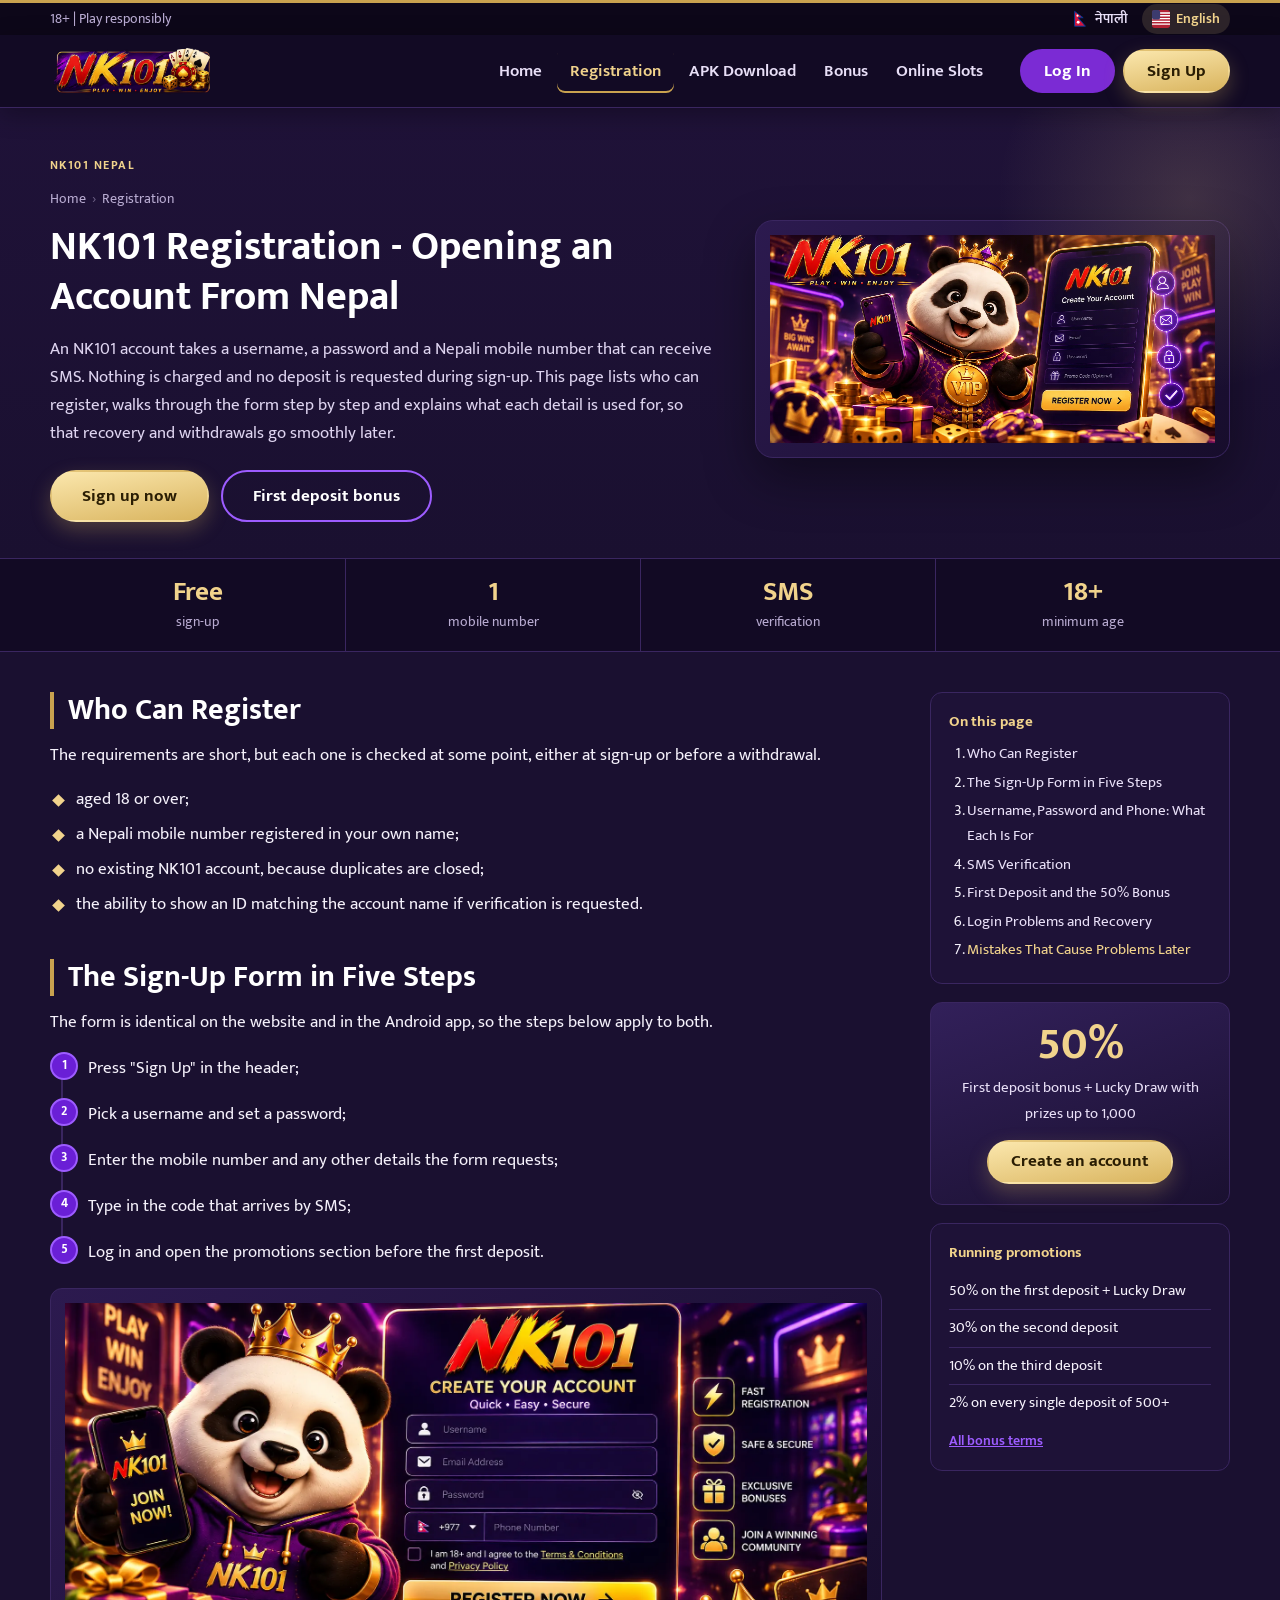
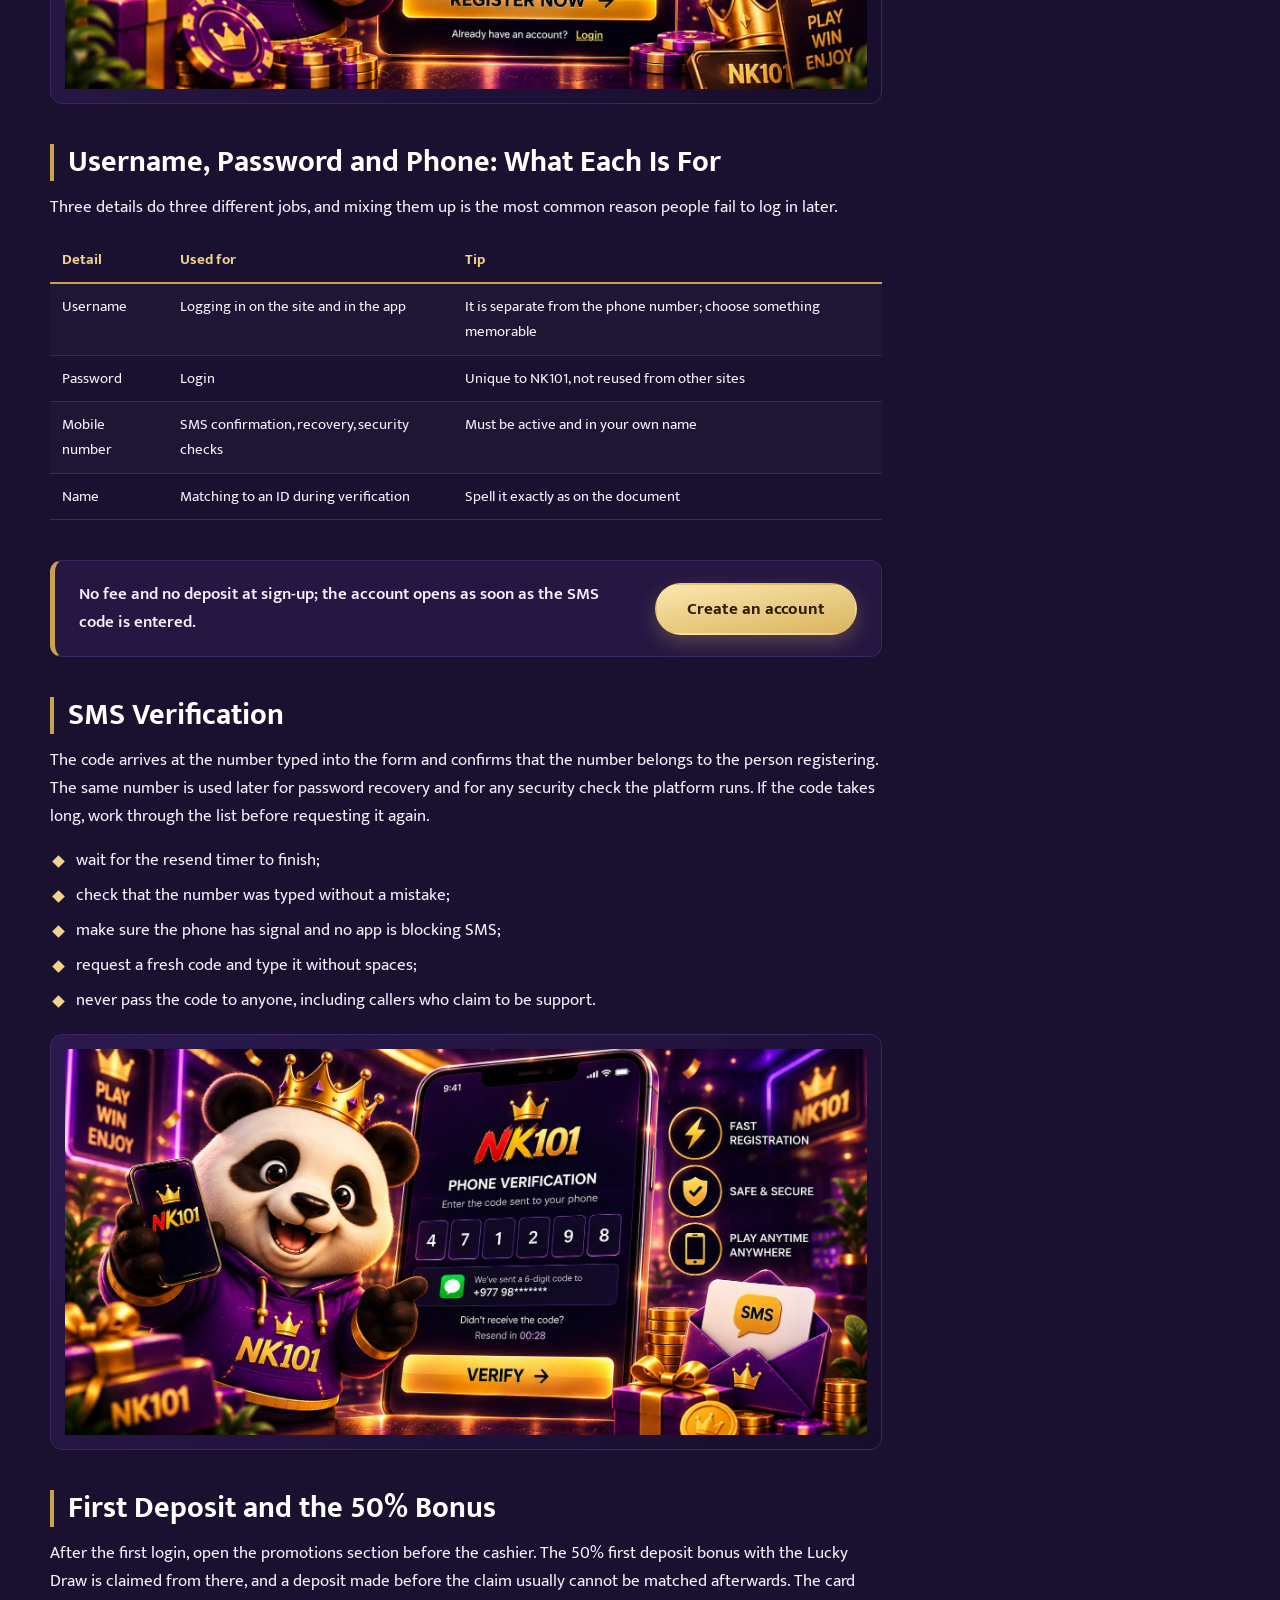
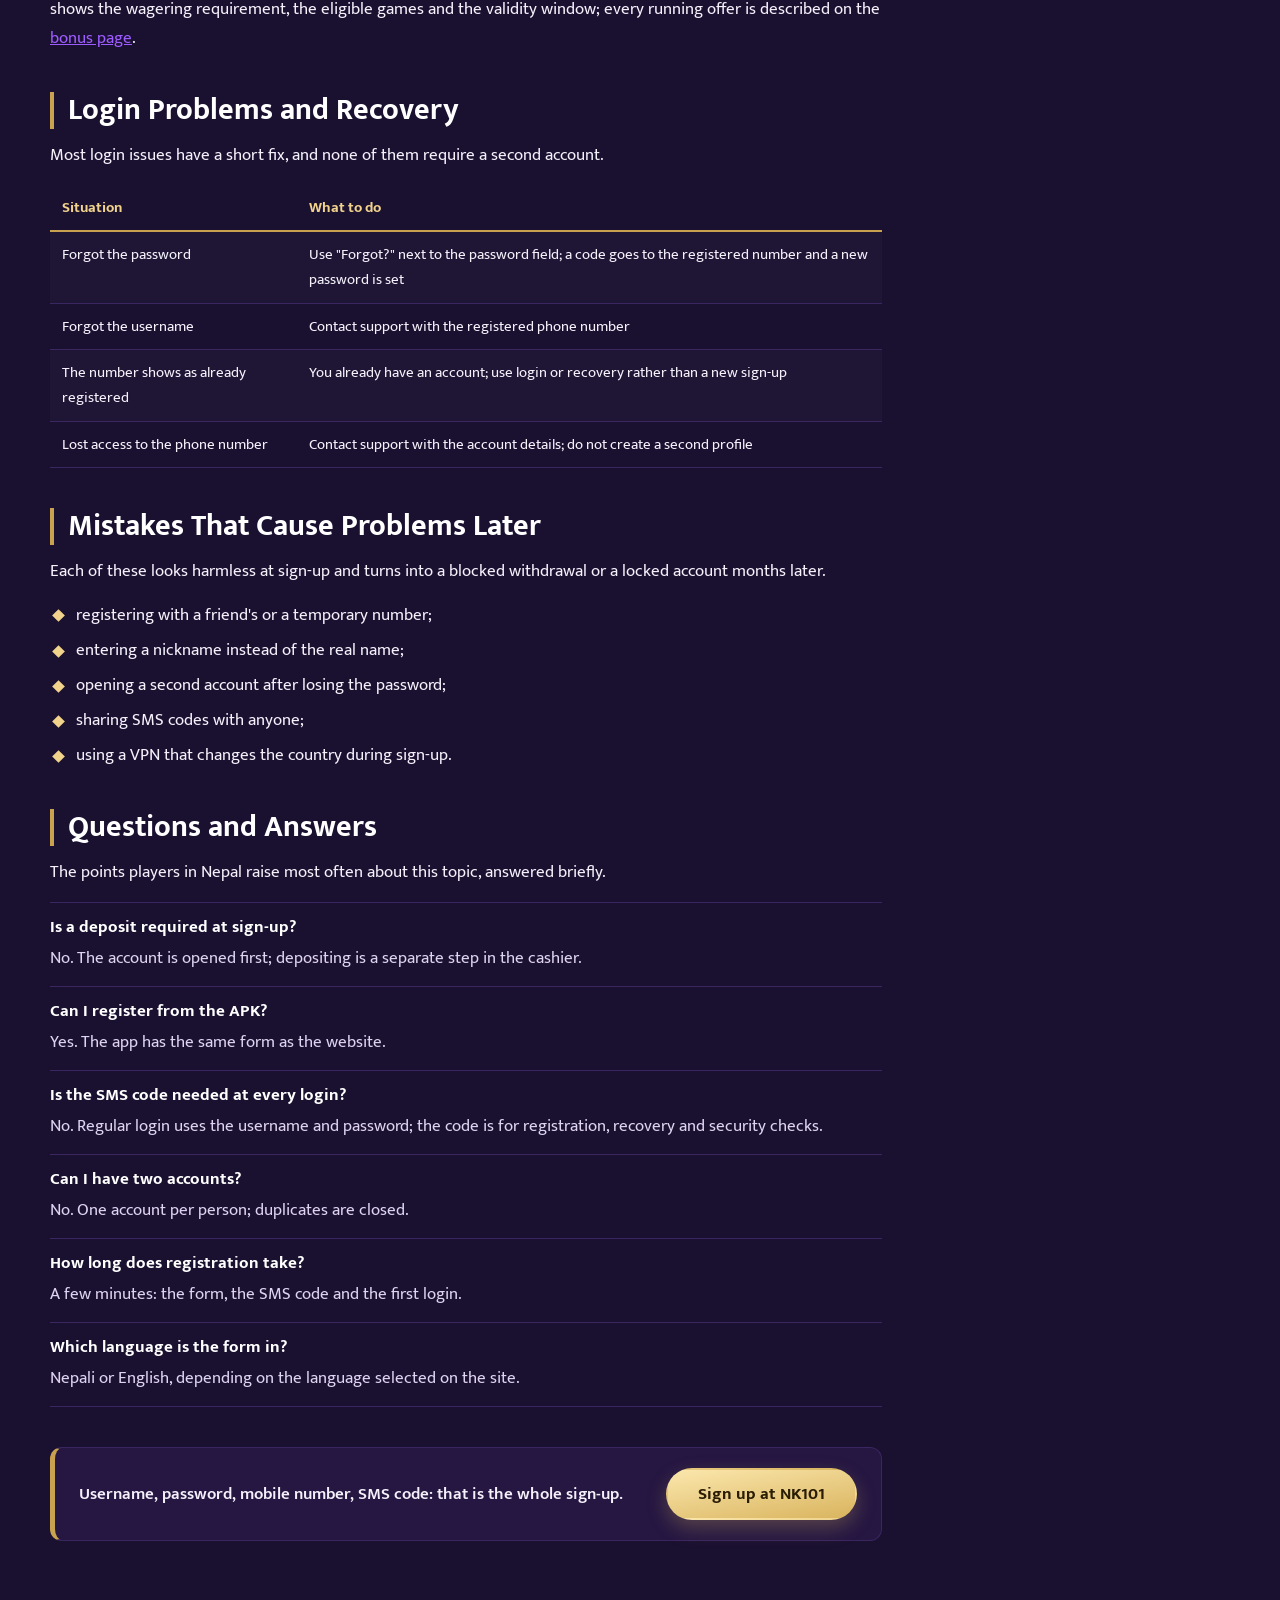
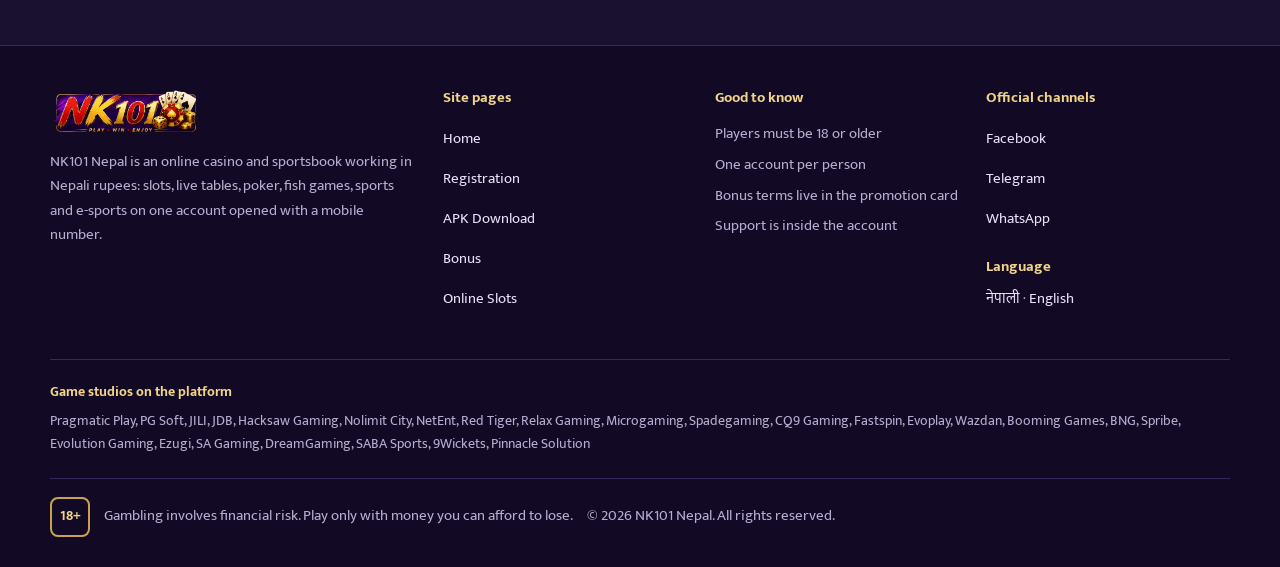
<file: en/registration/index.html>
<!DOCTYPE html>
<html lang="en" data-site="nk101">
<head>
<meta charset="utf-8">
<meta name="viewport" content="width=device-width, initial-scale=1, viewport-fit=cover">
<title>NK101 Registration - Sign Up With a Nepali Mobile Number</title>
<meta name="description" content="NK101 sign-up explained for Nepal: who can open an account, the five-step form, what the username, password and phone number are each used for, SMS verification and how to recover access.">
<link rel="canonical" href="https://nk101.vercel.app/en/registration/">
<link rel="alternate" hreflang="ne" href="https://nk101.vercel.app/registration/">
<link rel="alternate" hreflang="en" href="https://nk101.vercel.app/en/registration/">
<link rel="alternate" hreflang="x-default" href="https://nk101.vercel.app/registration/">
<meta name="robots" content="index, follow, max-image-preview:large">
<meta name="theme-color" content="#120a24">
<meta property="og:type" content="article">
<meta property="og:site_name" content="NK101 Nepal">
<meta property="og:locale" content="en_US">
<meta property="og:locale:alternate" content="ne_NP">
<meta property="og:title" content="NK101 Registration - Sign Up With a Nepali Mobile Number">
<meta property="og:description" content="NK101 sign-up explained for Nepal: who can open an account, the five-step form, what the username, password and phone number are each used for, SMS verification and how to recover access.">
<meta property="og:url" content="https://nk101.vercel.app/en/registration/">
<meta property="og:image" content="https://nk101.vercel.app/images/nk101-registration-hero.webp">
<meta property="og:image:width" content="1280">
<meta property="og:image:height" content="640">
<meta name="twitter:card" content="summary_large_image">
<link rel="icon" type="image/png" sizes="32x32" href="/images/favicon.png">
<link rel="apple-touch-icon" href="/images/icon-180.png">
<link rel="preconnect" href="https://fonts.googleapis.com">
<link rel="preconnect" href="https://fonts.gstatic.com" crossorigin>
<link rel="stylesheet" href="https://fonts.googleapis.com/css2?family=Mukta:wght@400;600;700&display=swap">
<link rel="stylesheet" href="/assets/site.css">
<script type="application/ld+json">{"@context": "https://schema.org", "@type": "WebSite", "@id": "https://nk101.vercel.app/#site", "url": "https://nk101.vercel.app/", "name": "NK101 Nepal", "inLanguage": ["ne", "en"], "publisher": {"@type": "Organization", "@id": "https://nk101.vercel.app/#org", "name": "NK101", "url": "https://nk101.vercel.app/", "logo": "https://nk101.vercel.app/images/logo-nk101.webp", "sameAs": ["https://www.facebook.com/profile.php?id=61592459762964", "https://t.me/nk101channel", "https://www.whatsapp.com/channel/0029VbD0jE790x2sHs5jem3N"]}}</script>
<script type="application/ld+json">{"@context": "https://schema.org", "@type": "WebPage", "@id": "https://nk101.vercel.app/en/registration/", "url": "https://nk101.vercel.app/en/registration/", "name": "NK101 Registration - Sign Up With a Nepali Mobile Number", "description": "NK101 sign-up explained for Nepal: who can open an account, the five-step form, what the username, password and phone number are each used for, SMS verification and how to recover access.", "inLanguage": "en", "isPartOf": {"@id": "https://nk101.vercel.app/#site"}, "image": "https://nk101.vercel.app/images/nk101-registration-hero.webp", "dateModified": "2026-09-21", "breadcrumb": {"@type": "BreadcrumbList", "itemListElement": [{"@type": "ListItem", "position": 1, "name": "Home", "item": "https://nk101.vercel.app/en/"}, {"@type": "ListItem", "position": 2, "name": "Registration", "item": "https://nk101.vercel.app/en/registration/"}]}}</script>
<script type="application/ld+json">{"@context": "https://schema.org", "@type": "FAQPage", "mainEntity": [{"@type": "Question", "name": "Is a deposit required at sign-up?", "acceptedAnswer": {"@type": "Answer", "text": "No. The account is opened first; depositing is a separate step in the cashier."}}, {"@type": "Question", "name": "Can I register from the APK?", "acceptedAnswer": {"@type": "Answer", "text": "Yes. The app has the same form as the website."}}, {"@type": "Question", "name": "Is the SMS code needed at every login?", "acceptedAnswer": {"@type": "Answer", "text": "No. Regular login uses the username and password; the code is for registration, recovery and security checks."}}, {"@type": "Question", "name": "Can I have two accounts?", "acceptedAnswer": {"@type": "Answer", "text": "No. One account per person; duplicates are closed."}}, {"@type": "Question", "name": "How long does registration take?", "acceptedAnswer": {"@type": "Answer", "text": "A few minutes: the form, the SMS code and the first login."}}, {"@type": "Question", "name": "Which language is the form in?", "acceptedAnswer": {"@type": "Answer", "text": "Nepali or English, depending on the language selected on the site."}}]}</script>
</head>
<body>
<a class="nk-skip" href="#content">Skip to main content</a>

<header class="nk-header">
  <div class="nk-topbar">
    <div class="nk-wrap nk-topbar__in">
      <span class="nk-topbar__note">18+ | Play responsibly</span>
      <div class="nk-langs" aria-label="Language">
          <a href="/registration/" hreflang="ne" lang="ne"><svg viewBox="0 0 20 20" width="18" height="18" aria-hidden="true"><path d="M4 1.5 13.5 8.6H8L16 18H4z" fill="#dc143c" stroke="#003893" stroke-width="1.1" stroke-linejoin="round"/><circle cx="7.2" cy="6.3" r="1.2" fill="#fff"/><circle cx="8" cy="13.6" r="1.6" fill="#fff"/></svg><span>नेपाली</span></a>
          <a href="/en/registration/" hreflang="en" lang="en" class="is-current"><svg viewBox="0 0 20 20" width="18" height="18" aria-hidden="true"><rect width="20" height="20" rx="3" fill="#b22234"/><path d="M0 3.3h20M0 6.4h20M0 9.5h20M0 12.6h20M0 15.7h20" stroke="#fff" stroke-width="1.5"/><rect width="9" height="10.5" rx="2" fill="#3c3b6e"/></svg><span>English</span></a>
      </div>
    </div>
  </div>
  <div class="nk-bar">
    <div class="nk-wrap nk-bar__in">
      <a class="nk-logo" href="/en/"><img src="/images/logo-nk101.webp" width="200" height="62" alt="NK101" onerror="this.outerHTML='<b class=nk-logo__text>NK101</b>'"></a>
      <nav class="nk-nav" id="nk-nav" aria-label="Site navigation">
        <a href="/en/">Home</a>
        <a href="/en/registration/" aria-current="page">Registration</a>
        <a href="/en/apk-download/">APK Download</a>
        <a href="/en/bonus/">Bonus</a>
        <a href="/en/online-slots/">Online Slots</a>
        <div class="nk-nav__auth">
          <a class="nk-btn nk-btn--ghost" href="/go/" rel="nofollow">Log In</a>
          <a class="nk-btn nk-btn--gold" href="/go/" rel="nofollow">Sign Up</a>
        </div>
      </nav>
      <div class="nk-auth">
        <a class="nk-btn nk-btn--ghost" href="/go/" rel="nofollow">Log In</a>
        <a class="nk-btn nk-btn--gold" href="/go/" rel="nofollow">Sign Up</a>
      </div>
      <button class="nk-menu-btn" type="button" data-nav-toggle aria-controls="nk-nav" aria-expanded="false"><span class="nk-menu-btn__bars" aria-hidden="true"></span><span>Menu</span></button>
    </div>
  </div>
</header>

<main id="content">
  <section class="nk-hero">
    <div class="nk-wrap nk-hero__grid">
      <div class="nk-hero__copy">
        <p class="nk-eyebrow">NK101 Nepal</p>
        <div class="nk-crumbs"><a href="/en/">Home</a><span class="nk-crumbs__sep">›</span><span>Registration</span></div>
        <h1>NK101 Registration - Opening an Account From Nepal</h1>
        <p class="nk-lead">An NK101 account takes a username, a password and a Nepali mobile number that can receive SMS. Nothing is charged and no deposit is requested during sign-up. This page lists who can register, walks through the form step by step and explains what each detail is used for, so that recovery and withdrawals go smoothly later.</p>
        <div class="nk-hero__cta">
          <a class="nk-btn nk-btn--gold nk-btn--big" href="/go/" rel="nofollow">Sign up now</a>
          <a class="nk-btn nk-btn--line nk-btn--big" href="/en/bonus/">First deposit bonus</a>
        </div>
      </div>
      <figure class="nk-hero__media"><img src="/images/nk101-registration-hero.webp" width="1280" height="640" alt="NK101 sign-up form on a phone" fetchpriority="high"></figure>
    </div>
  </section>

  <section class="nk-facts" aria-label="Key facts">
    <div class="nk-wrap nk-facts__grid">
      <div class="nk-tile"><span class="nk-tile__v">Free</span><span class="nk-tile__l">sign-up</span></div>
      <div class="nk-tile"><span class="nk-tile__v">1</span><span class="nk-tile__l">mobile number</span></div>
      <div class="nk-tile"><span class="nk-tile__v">SMS</span><span class="nk-tile__l">verification</span></div>
      <div class="nk-tile"><span class="nk-tile__v">18+</span><span class="nk-tile__l">minimum age</span></div>
    </div>
  </section>

  <div class="nk-wrap nk-layout">
    <article class="nk-article">

<section id="eligibility">
<h2>Who Can Register</h2>
<p>The requirements are short, but each one is checked at some point, either at sign-up or before a withdrawal.</p>
<ul class="nk-list">
    <li>aged 18 or over;</li>
    <li>a Nepali mobile number registered in your own name;</li>
    <li>no existing NK101 account, because duplicates are closed;</li>
    <li>the ability to show an ID matching the account name if verification is requested.</li>
</ul>
</section>

<section id="form">
<h2>The Sign-Up Form in Five Steps</h2>
<p>The form is identical on the website and in the Android app, so the steps below apply to both.</p>
<ol class="nk-timeline">
    <li>Press &quot;Sign Up&quot; in the header;</li>
    <li>Pick a username and set a password;</li>
    <li>Enter the mobile number and any other details the form requests;</li>
    <li>Type in the code that arrives by SMS;</li>
    <li>Log in and open the promotions section before the first deposit.</li>
</ol>
<figure class="nk-figure"><img src="/images/nk101-registration-form.webp" width="960" height="480" alt="NK101 registration form: username, password, mobile number" loading="lazy" decoding="async"></figure>
</section>

<section id="details">
<h2>Username, Password and Phone: What Each Is For</h2>
<p>Three details do three different jobs, and mixing them up is the most common reason people fail to log in later.</p>
<div class="nk-scroll"><table class="nk-table">
  <thead><tr><th scope="col">Detail</th><th scope="col">Used for</th><th scope="col">Tip</th></tr></thead>
  <tbody>
    <tr><td>Username</td><td>Logging in on the site and in the app</td><td>It is separate from the phone number; choose something memorable</td></tr>
    <tr><td>Password</td><td>Login</td><td>Unique to NK101, not reused from other sites</td></tr>
    <tr><td>Mobile number</td><td>SMS confirmation, recovery, security checks</td><td>Must be active and in your own name</td></tr>
    <tr><td>Name</td><td>Matching to an ID during verification</td><td>Spell it exactly as on the document</td></tr>
  </tbody>
</table></div>
</section>

<div class="nk-promo"><p class="nk-promo__text">No fee and no deposit at sign-up; the account opens as soon as the SMS code is entered.</p><a class="nk-btn nk-btn--gold nk-btn--big" href="/go/" rel="nofollow">Create an account</a></div>

<section id="sms">
<h2>SMS Verification</h2>
<p>The code arrives at the number typed into the form and confirms that the number belongs to the person registering. The same number is used later for password recovery and for any security check the platform runs. If the code takes long, work through the list before requesting it again.</p>
<ul class="nk-list">
    <li>wait for the resend timer to finish;</li>
    <li>check that the number was typed without a mistake;</li>
    <li>make sure the phone has signal and no app is blocking SMS;</li>
    <li>request a fresh code and type it without spaces;</li>
    <li>never pass the code to anyone, including callers who claim to be support.</li>
</ul>
<figure class="nk-figure"><img src="/images/nk101-registration-sms.webp" width="960" height="480" alt="SMS verification step of NK101 registration" loading="lazy" decoding="async"></figure>
</section>

<section id="first-deposit">
<h2>First Deposit and the 50% Bonus</h2>
<p>After the first login, open the promotions section before the cashier. The 50% first deposit bonus with the Lucky Draw is claimed from there, and a deposit made before the claim usually cannot be matched afterwards. The card shows the wagering requirement, the eligible games and the validity window; every running offer is described on the <a href="/en/bonus/">bonus page</a>.</p>
</section>

<section id="recovery">
<h2>Login Problems and Recovery</h2>
<p>Most login issues have a short fix, and none of them require a second account.</p>
<div class="nk-scroll"><table class="nk-table">
  <thead><tr><th scope="col">Situation</th><th scope="col">What to do</th></tr></thead>
  <tbody>
    <tr><td>Forgot the password</td><td>Use &quot;Forgot?&quot; next to the password field; a code goes to the registered number and a new password is set</td></tr>
    <tr><td>Forgot the username</td><td>Contact support with the registered phone number</td></tr>
    <tr><td>The number shows as already registered</td><td>You already have an account; use login or recovery rather than a new sign-up</td></tr>
    <tr><td>Lost access to the phone number</td><td>Contact support with the account details; do not create a second profile</td></tr>
  </tbody>
</table></div>
</section>

<section id="mistakes">
<h2>Mistakes That Cause Problems Later</h2>
<p>Each of these looks harmless at sign-up and turns into a blocked withdrawal or a locked account months later.</p>
<ul class="nk-list">
    <li>registering with a friend's or a temporary number;</li>
    <li>entering a nickname instead of the real name;</li>
    <li>opening a second account after losing the password;</li>
    <li>sharing SMS codes with anyone;</li>
    <li>using a VPN that changes the country during sign-up.</li>
</ul>
</section>

      <section id="faq" class="nk-faq">
        <h2>Questions and Answers</h2>
        <p>The points players in Nepal raise most often about this topic, answered briefly.</p>
      <div class="nk-qa"><h3>Is a deposit required at sign-up?</h3><p>No. The account is opened first; depositing is a separate step in the cashier.</p></div>
      <div class="nk-qa"><h3>Can I register from the APK?</h3><p>Yes. The app has the same form as the website.</p></div>
      <div class="nk-qa"><h3>Is the SMS code needed at every login?</h3><p>No. Regular login uses the username and password; the code is for registration, recovery and security checks.</p></div>
      <div class="nk-qa"><h3>Can I have two accounts?</h3><p>No. One account per person; duplicates are closed.</p></div>
      <div class="nk-qa"><h3>How long does registration take?</h3><p>A few minutes: the form, the SMS code and the first login.</p></div>
      <div class="nk-qa"><h3>Which language is the form in?</h3><p>Nepali or English, depending on the language selected on the site.</p></div>
      </section>
      <div class="nk-promo nk-promo--end"><p class="nk-promo__text">Username, password, mobile number, SMS code: that is the whole sign-up.</p><a class="nk-btn nk-btn--gold nk-btn--big" href="/go/" rel="nofollow">Sign up at NK101</a></div>
    </article>

    <aside class="nk-side">
      <div class="nk-side__box nk-side__toc">
        <p class="nk-side__title">On this page</p>
        <ol data-toc>
          <li><a href="#eligibility">Who Can Register</a></li>
          <li><a href="#form">The Sign-Up Form in Five Steps</a></li>
          <li><a href="#details">Username, Password and Phone: What Each Is For</a></li>
          <li><a href="#sms">SMS Verification</a></li>
          <li><a href="#first-deposit">First Deposit and the 50% Bonus</a></li>
          <li><a href="#recovery">Login Problems and Recovery</a></li>
          <li><a href="#mistakes">Mistakes That Cause Problems Later</a></li>
        </ol>
      </div>
      <div class="nk-side__cta">
        <span class="nk-side__big">50%</span>
        <p>First deposit bonus + Lucky Draw with prizes up to 1,000</p>
        <a class="nk-btn nk-btn--gold" href="/go/" rel="nofollow">Create an account</a>
      </div>
      <div class="nk-side__box">
        <p class="nk-side__title">Running promotions</p>
        <ul class="nk-side__list">
          <li>50% on the first deposit + Lucky Draw</li>
          <li>30% on the second deposit</li>
          <li>10% on the third deposit</li>
          <li>2% on every single deposit of 500+</li>
        </ul>
        <a class="nk-side__more" href="/en/bonus/">All bonus terms</a>
      </div>
    </aside>
  </div>
</main>

<footer class="nk-footer">
  <div class="nk-wrap nk-footer__grid">
    <div class="nk-footer__col nk-footer__brand">
      <img src="/images/logo-nk101.webp" width="160" height="50" alt="NK101" loading="lazy" onerror="this.outerHTML='<b class=nk-logo__text>NK101</b>'">
      <p>NK101 Nepal is an online casino and sportsbook working in Nepali rupees: slots, live tables, poker, fish games, sports and e-sports on one account opened with a mobile number.</p>
    </div>
    <div class="nk-footer__col">
      <p class="nk-footer__h">Site pages</p>
      <ul>
          <li><a href="/en/">Home</a></li>
          <li><a href="/en/registration/">Registration</a></li>
          <li><a href="/en/apk-download/">APK Download</a></li>
          <li><a href="/en/bonus/">Bonus</a></li>
          <li><a href="/en/online-slots/">Online Slots</a></li>
      </ul>
    </div>
    <div class="nk-footer__col">
      <p class="nk-footer__h">Good to know</p>
      <ul class="nk-footer__plain">
          <li>Players must be 18 or older</li>
          <li>One account per person</li>
          <li>Bonus terms live in the promotion card</li>
          <li>Support is inside the account</li>
      </ul>
    </div>
    <div class="nk-footer__col">
      <p class="nk-footer__h">Official channels</p>
      <ul>
          <li><a href="https://www.facebook.com/profile.php?id=61592459762964" rel="nofollow noopener" target="_blank">Facebook</a></li>
          <li><a href="https://t.me/nk101channel" rel="nofollow noopener" target="_blank">Telegram</a></li>
          <li><a href="https://www.whatsapp.com/channel/0029VbD0jE790x2sHs5jem3N" rel="nofollow noopener" target="_blank">WhatsApp</a></li>
      </ul>
      <p class="nk-footer__h">Language</p>
      <p class="nk-footer__langs"><a href="/registration/" hreflang="ne" lang="ne">नेपाली</a> · <a href="/en/registration/" hreflang="en" lang="en">English</a></p>
    </div>
  </div>
  <div class="nk-wrap nk-footer__studios">
    <p class="nk-footer__h">Game studios on the platform</p>
    <p>Pragmatic Play, PG Soft, JILI, JDB, Hacksaw Gaming, Nolimit City, NetEnt, Red Tiger, Relax Gaming, Microgaming, Spadegaming, CQ9 Gaming, Fastspin, Evoplay, Wazdan, Booming Games, BNG, Spribe, Evolution Gaming, Ezugi, SA Gaming, DreamGaming, SABA Sports, 9Wickets, Pinnacle Solution</p>
  </div>
  <div class="nk-wrap nk-footer__bottom">
    <span class="nk-age">18+</span>
    <p>Gambling involves financial risk. Play only with money you can afford to lose.</p>
    <p>© 2026 NK101 Nepal. All rights reserved.</p>
  </div>
</footer>

<div class="nk-dock">
  <a class="nk-dock__login" href="/go/" rel="nofollow">Log In</a>
  <a class="nk-btn nk-btn--gold" href="/go/" rel="nofollow">Sign Up</a>
</div>
<button class="nk-top" type="button" data-top aria-label="Back to top" hidden>↑</button>
<script src="/assets/site.js" defer></script>
</body>
</html>
</file>
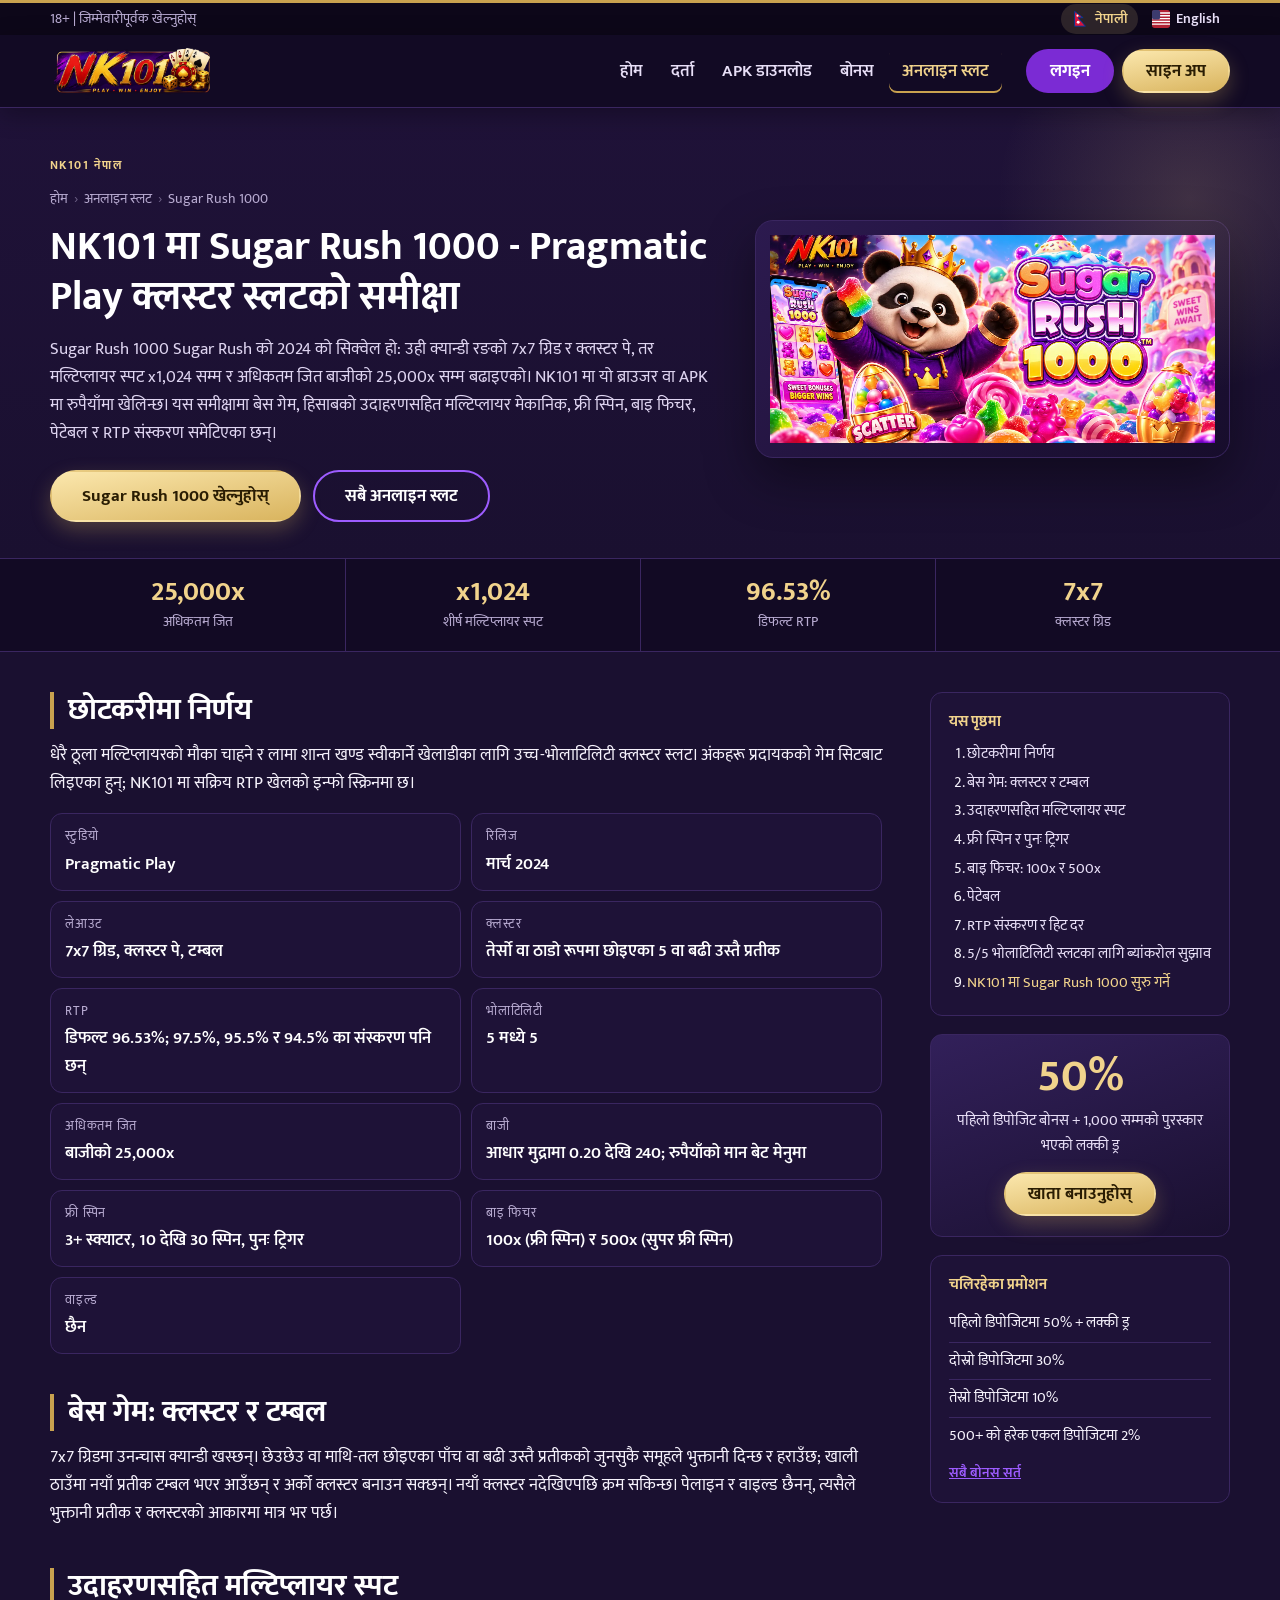
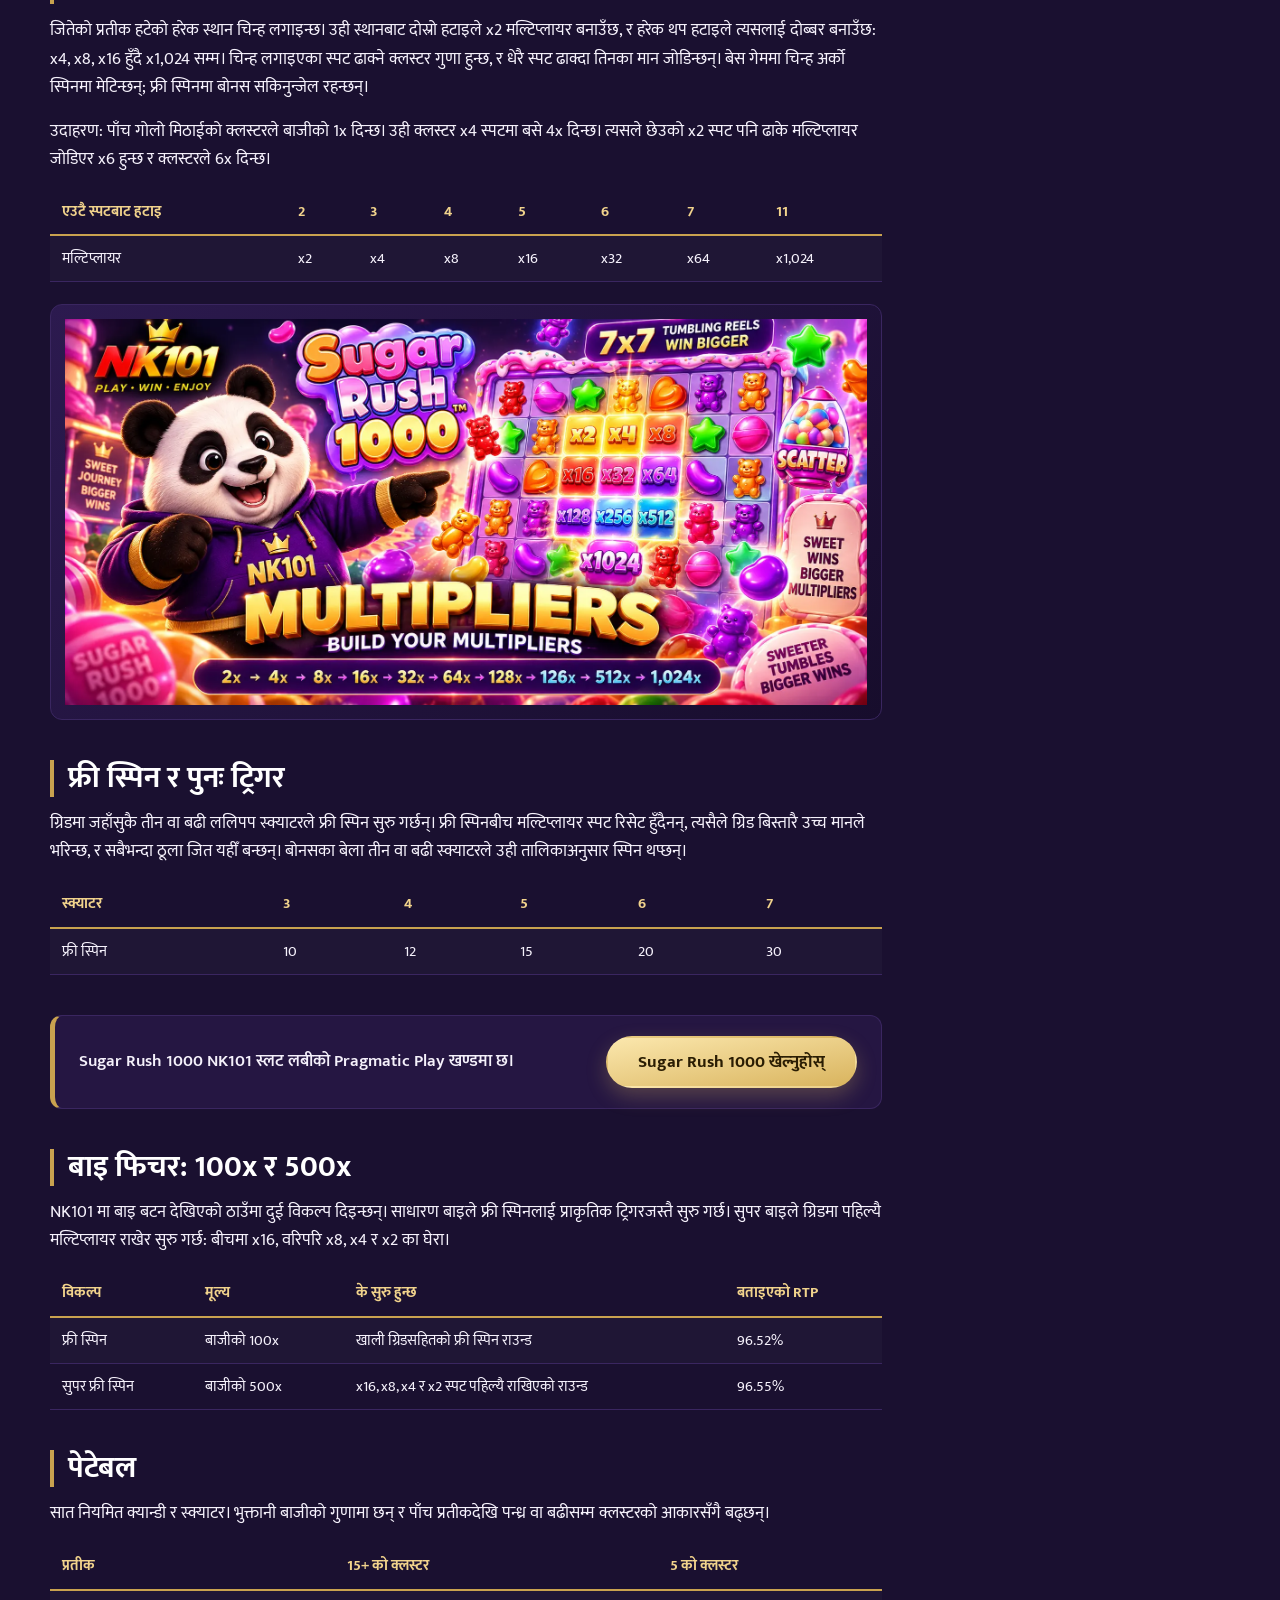
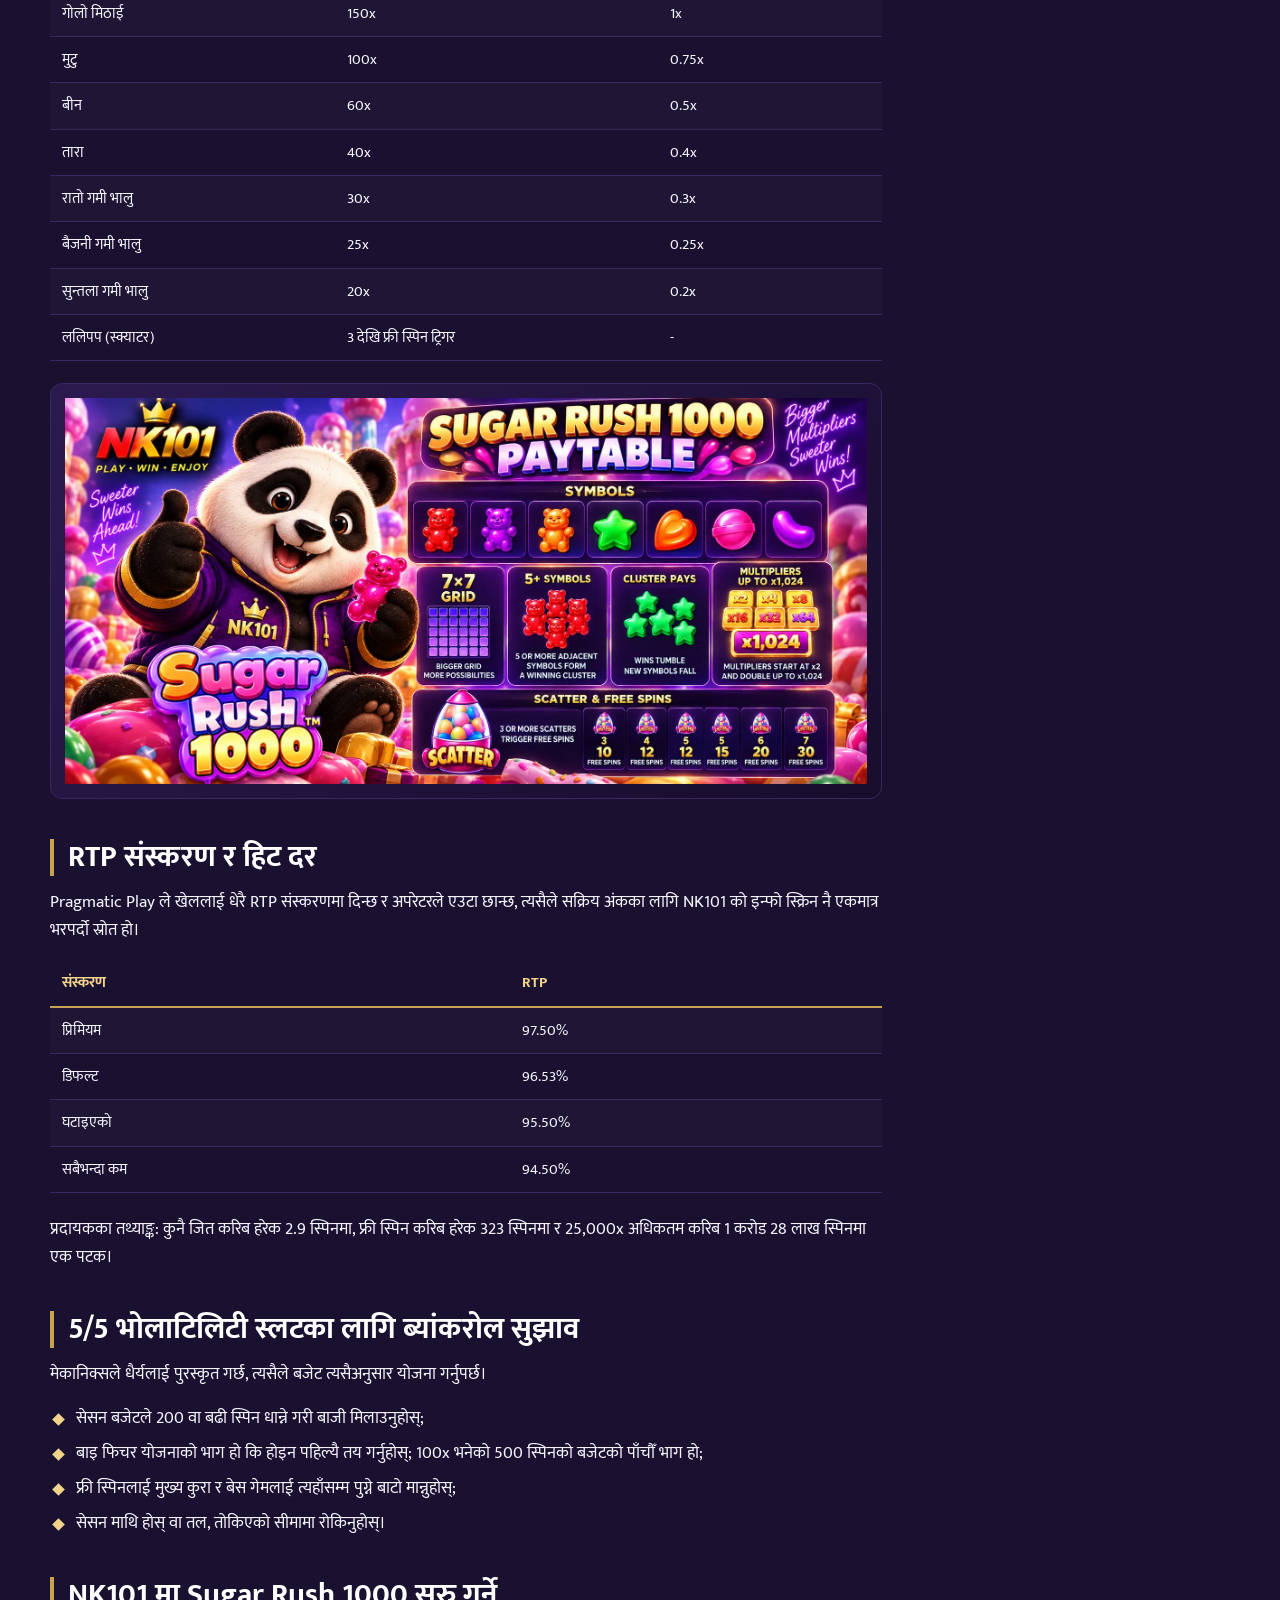
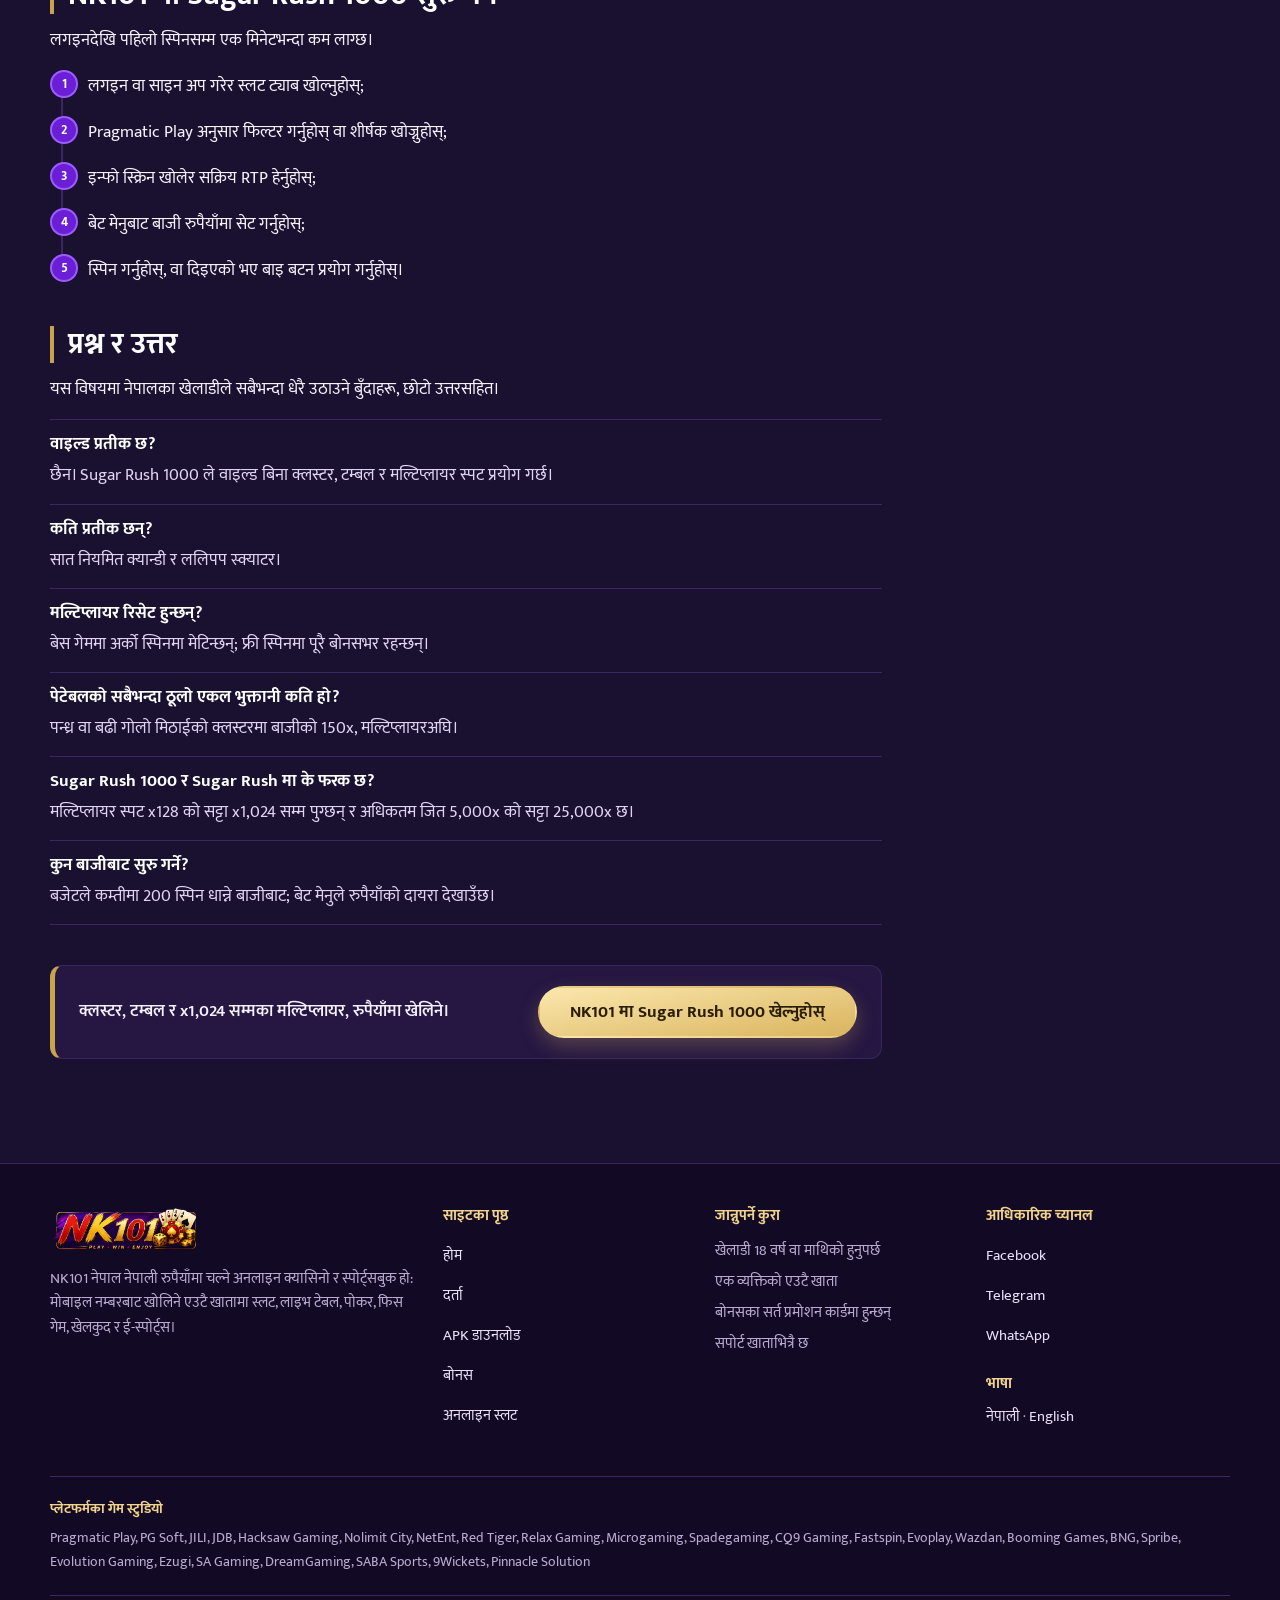
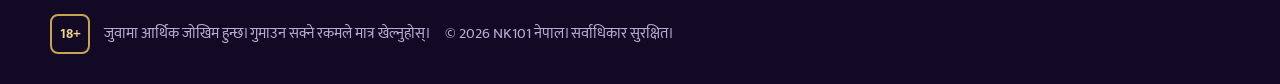
<file: online-slots/sugar-rush-1000/index.html>
<!DOCTYPE html>
<html lang="ne" data-site="nk101">
<head>
<meta charset="utf-8">
<meta name="viewport" content="width=device-width, initial-scale=1, viewport-fit=cover">
<title>NK101 मा Sugar Rush 1000 - नेपालका लागि समीक्षा, फिचर र RTP</title>
<meta name="description" content="नेपालका NK101 खेलाडीका लागि Sugar Rush 1000 को व्याख्या: 7x7 क्यान्डी क्लस्टर ग्रिड, x1,024 सम्म दोब्बर हुने मल्टिप्लायर स्पट, स्टिकी मल्टिप्लायरसहितका फ्री स्पिन, 100x र 500x का बाइ विकल्प, RTP संस्करण र 25,000x अधिकतम।">
<link rel="canonical" href="https://nk101.vercel.app/online-slots/sugar-rush-1000/">
<link rel="alternate" hreflang="ne" href="https://nk101.vercel.app/online-slots/sugar-rush-1000/">
<link rel="alternate" hreflang="en" href="https://nk101.vercel.app/en/online-slots/sugar-rush-1000/">
<link rel="alternate" hreflang="x-default" href="https://nk101.vercel.app/online-slots/sugar-rush-1000/">
<meta name="robots" content="index, follow, max-image-preview:large">
<meta name="theme-color" content="#120a24">
<meta property="og:type" content="article">
<meta property="og:site_name" content="NK101 नेपाल">
<meta property="og:locale" content="ne_NP">
<meta property="og:locale:alternate" content="en_US">
<meta property="og:title" content="NK101 मा Sugar Rush 1000 - नेपालका लागि समीक्षा, फिचर र RTP">
<meta property="og:description" content="नेपालका NK101 खेलाडीका लागि Sugar Rush 1000 को व्याख्या: 7x7 क्यान्डी क्लस्टर ग्रिड, x1,024 सम्म दोब्बर हुने मल्टिप्लायर स्पट, स्टिकी मल्टिप्लायरसहितका फ्री स्पिन, 100x र 500x का बाइ विकल्प, RTP संस्करण र 25,000x अधिकतम।">
<meta property="og:url" content="https://nk101.vercel.app/online-slots/sugar-rush-1000/">
<meta property="og:image" content="https://nk101.vercel.app/images/nk101-sugar-rush-1000-hero.webp">
<meta property="og:image:width" content="1280">
<meta property="og:image:height" content="640">
<meta name="twitter:card" content="summary_large_image">
<link rel="icon" type="image/png" sizes="32x32" href="/images/favicon.png">
<link rel="apple-touch-icon" href="/images/icon-180.png">
<link rel="preconnect" href="https://fonts.googleapis.com">
<link rel="preconnect" href="https://fonts.gstatic.com" crossorigin>
<link rel="stylesheet" href="https://fonts.googleapis.com/css2?family=Mukta:wght@400;600;700&display=swap">
<link rel="stylesheet" href="/assets/site.css">
<script type="application/ld+json">{"@context": "https://schema.org", "@type": "WebSite", "@id": "https://nk101.vercel.app/#site", "url": "https://nk101.vercel.app/", "name": "NK101 Nepal", "inLanguage": ["ne", "en"], "publisher": {"@type": "Organization", "@id": "https://nk101.vercel.app/#org", "name": "NK101", "url": "https://nk101.vercel.app/", "logo": "https://nk101.vercel.app/images/logo-nk101.webp", "sameAs": ["https://www.facebook.com/profile.php?id=61592459762964", "https://t.me/nk101channel", "https://www.whatsapp.com/channel/0029VbD0jE790x2sHs5jem3N"]}}</script>
<script type="application/ld+json">{"@context": "https://schema.org", "@type": "WebPage", "@id": "https://nk101.vercel.app/online-slots/sugar-rush-1000/", "url": "https://nk101.vercel.app/online-slots/sugar-rush-1000/", "name": "NK101 मा Sugar Rush 1000 - नेपालका लागि समीक्षा, फिचर र RTP", "description": "नेपालका NK101 खेलाडीका लागि Sugar Rush 1000 को व्याख्या: 7x7 क्यान्डी क्लस्टर ग्रिड, x1,024 सम्म दोब्बर हुने मल्टिप्लायर स्पट, स्टिकी मल्टिप्लायरसहितका फ्री स्पिन, 100x र 500x का बाइ विकल्प, RTP संस्करण र 25,000x अधिकतम।", "inLanguage": "ne", "isPartOf": {"@id": "https://nk101.vercel.app/#site"}, "image": "https://nk101.vercel.app/images/nk101-sugar-rush-1000-hero.webp", "dateModified": "2026-09-21", "breadcrumb": {"@type": "BreadcrumbList", "itemListElement": [{"@type": "ListItem", "position": 1, "name": "होम", "item": "https://nk101.vercel.app/"}, {"@type": "ListItem", "position": 2, "name": "अनलाइन स्लट", "item": "https://nk101.vercel.app/online-slots/"}, {"@type": "ListItem", "position": 3, "name": "Sugar Rush 1000", "item": "https://nk101.vercel.app/online-slots/sugar-rush-1000/"}]}, "about": {"@type": "VideoGame", "name": "Sugar Rush 1000", "genre": "Slot", "author": {"@type": "Organization", "name": "Pragmatic Play"}, "gamePlatform": ["Web browser", "Android"]}}</script>
<script type="application/ld+json">{"@context": "https://schema.org", "@type": "FAQPage", "mainEntity": [{"@type": "Question", "name": "वाइल्ड प्रतीक छ?", "acceptedAnswer": {"@type": "Answer", "text": "छैन। Sugar Rush 1000 ले वाइल्ड बिना क्लस्टर, टम्बल र मल्टिप्लायर स्पट प्रयोग गर्छ।"}}, {"@type": "Question", "name": "कति प्रतीक छन्?", "acceptedAnswer": {"@type": "Answer", "text": "सात नियमित क्यान्डी र ललिपप स्क्याटर।"}}, {"@type": "Question", "name": "मल्टिप्लायर रिसेट हुन्छन्?", "acceptedAnswer": {"@type": "Answer", "text": "बेस गेममा अर्को स्पिनमा मेटिन्छन्; फ्री स्पिनमा पूरै बोनसभर रहन्छन्।"}}, {"@type": "Question", "name": "पेटेबलको सबैभन्दा ठूलो एकल भुक्तानी कति हो?", "acceptedAnswer": {"@type": "Answer", "text": "पन्ध्र वा बढी गोलो मिठाईको क्लस्टरमा बाजीको 150x, मल्टिप्लायरअघि।"}}, {"@type": "Question", "name": "Sugar Rush 1000 र Sugar Rush मा के फरक छ?", "acceptedAnswer": {"@type": "Answer", "text": "मल्टिप्लायर स्पट x128 को सट्टा x1,024 सम्म पुग्छन् र अधिकतम जित 5,000x को सट्टा 25,000x छ।"}}, {"@type": "Question", "name": "कुन बाजीबाट सुरु गर्ने?", "acceptedAnswer": {"@type": "Answer", "text": "बजेटले कम्तीमा 200 स्पिन धान्ने बाजीबाट; बेट मेनुले रुपैयाँको दायरा देखाउँछ।"}}]}</script>
</head>
<body>
<a class="nk-skip" href="#content">मुख्य सामग्रीमा जानुहोस्</a>

<header class="nk-header">
  <div class="nk-topbar">
    <div class="nk-wrap nk-topbar__in">
      <span class="nk-topbar__note">18+ | जिम्मेवारीपूर्वक खेल्नुहोस्</span>
      <div class="nk-langs" aria-label="भाषा">
          <a href="/online-slots/sugar-rush-1000/" hreflang="ne" lang="ne" class="is-current"><svg viewBox="0 0 20 20" width="18" height="18" aria-hidden="true"><path d="M4 1.5 13.5 8.6H8L16 18H4z" fill="#dc143c" stroke="#003893" stroke-width="1.1" stroke-linejoin="round"/><circle cx="7.2" cy="6.3" r="1.2" fill="#fff"/><circle cx="8" cy="13.6" r="1.6" fill="#fff"/></svg><span>नेपाली</span></a>
          <a href="/en/online-slots/sugar-rush-1000/" hreflang="en" lang="en"><svg viewBox="0 0 20 20" width="18" height="18" aria-hidden="true"><rect width="20" height="20" rx="3" fill="#b22234"/><path d="M0 3.3h20M0 6.4h20M0 9.5h20M0 12.6h20M0 15.7h20" stroke="#fff" stroke-width="1.5"/><rect width="9" height="10.5" rx="2" fill="#3c3b6e"/></svg><span>English</span></a>
      </div>
    </div>
  </div>
  <div class="nk-bar">
    <div class="nk-wrap nk-bar__in">
      <a class="nk-logo" href="/"><img src="/images/logo-nk101.webp" width="200" height="62" alt="NK101" onerror="this.outerHTML='<b class=nk-logo__text>NK101</b>'"></a>
      <nav class="nk-nav" id="nk-nav" aria-label="साइट नेभिगेसन">
        <a href="/">होम</a>
        <a href="/registration/">दर्ता</a>
        <a href="/apk-download/">APK डाउनलोड</a>
        <a href="/bonus/">बोनस</a>
        <a href="/online-slots/" aria-current="page">अनलाइन स्लट</a>
        <div class="nk-nav__auth">
          <a class="nk-btn nk-btn--ghost" href="/go/" rel="nofollow">लगइन</a>
          <a class="nk-btn nk-btn--gold" href="/go/" rel="nofollow">साइन अप</a>
        </div>
      </nav>
      <div class="nk-auth">
        <a class="nk-btn nk-btn--ghost" href="/go/" rel="nofollow">लगइन</a>
        <a class="nk-btn nk-btn--gold" href="/go/" rel="nofollow">साइन अप</a>
      </div>
      <button class="nk-menu-btn" type="button" data-nav-toggle aria-controls="nk-nav" aria-expanded="false"><span class="nk-menu-btn__bars" aria-hidden="true"></span><span>मेनु</span></button>
    </div>
  </div>
</header>

<main id="content">
  <section class="nk-hero">
    <div class="nk-wrap nk-hero__grid">
      <div class="nk-hero__copy">
        <p class="nk-eyebrow">NK101 नेपाल</p>
        <div class="nk-crumbs"><a href="/">होम</a><span class="nk-crumbs__sep">›</span><a href="/online-slots/">अनलाइन स्लट</a><span class="nk-crumbs__sep">›</span><span>Sugar Rush 1000</span></div>
        <h1>NK101 मा Sugar Rush 1000 - Pragmatic Play क्लस्टर स्लटको समीक्षा</h1>
        <p class="nk-lead">Sugar Rush 1000 Sugar Rush को 2024 को सिक्वेल हो: उही क्यान्डी रङको 7x7 ग्रिड र क्लस्टर पे, तर मल्टिप्लायर स्पट x1,024 सम्म र अधिकतम जित बाजीको 25,000x सम्म बढाइएको। NK101 मा यो ब्राउजर वा APK मा रुपैयाँमा खेलिन्छ। यस समीक्षामा बेस गेम, हिसाबको उदाहरणसहित मल्टिप्लायर मेकानिक, फ्री स्पिन, बाइ फिचर, पेटेबल र RTP संस्करण समेटिएका छन्।</p>
        <div class="nk-hero__cta">
          <a class="nk-btn nk-btn--gold nk-btn--big" href="/go/" rel="nofollow">Sugar Rush 1000 खेल्नुहोस्</a>
          <a class="nk-btn nk-btn--line nk-btn--big" href="/online-slots/">सबै अनलाइन स्लट</a>
        </div>
      </div>
      <figure class="nk-hero__media"><img src="/images/nk101-sugar-rush-1000-hero.webp" width="1280" height="640" alt="NK101 लबीमा Pragmatic Play को Sugar Rush 1000" fetchpriority="high"></figure>
    </div>
  </section>

  <section class="nk-facts" aria-label="मुख्य तथ्य">
    <div class="nk-wrap nk-facts__grid">
      <div class="nk-tile"><span class="nk-tile__v">25,000x</span><span class="nk-tile__l">अधिकतम जित</span></div>
      <div class="nk-tile"><span class="nk-tile__v">x1,024</span><span class="nk-tile__l">शीर्ष मल्टिप्लायर स्पट</span></div>
      <div class="nk-tile"><span class="nk-tile__v">96.53%</span><span class="nk-tile__l">डिफल्ट RTP</span></div>
      <div class="nk-tile"><span class="nk-tile__v">7x7</span><span class="nk-tile__l">क्लस्टर ग्रिड</span></div>
    </div>
  </section>

  <div class="nk-wrap nk-layout">
    <article class="nk-article">

<section id="verdict">
<h2>छोटकरीमा निर्णय</h2>
<p>धेरै ठूला मल्टिप्लायरको मौका चाहने र लामा शान्त खण्ड स्वीकार्ने खेलाडीका लागि उच्च-भोलाटिलिटी क्लस्टर स्लट। अंकहरू प्रदायकको गेम सिटबाट लिइएका हुन्; NK101 मा सक्रिय RTP खेलको इन्फो स्क्रिनमा छ।</p>
<dl class="nk-specs">
  <div><dt>स्टुडियो</dt><dd>Pragmatic Play</dd></div>
  <div><dt>रिलिज</dt><dd>मार्च 2024</dd></div>
  <div><dt>लेआउट</dt><dd>7x7 ग्रिड, क्लस्टर पे, टम्बल</dd></div>
  <div><dt>क्लस्टर</dt><dd>तेर्सो वा ठाडो रूपमा छोइएका 5 वा बढी उस्तै प्रतीक</dd></div>
  <div><dt>RTP</dt><dd>डिफल्ट 96.53%; 97.5%, 95.5% र 94.5% का संस्करण पनि छन्</dd></div>
  <div><dt>भोलाटिलिटी</dt><dd>5 मध्ये 5</dd></div>
  <div><dt>अधिकतम जित</dt><dd>बाजीको 25,000x</dd></div>
  <div><dt>बाजी</dt><dd>आधार मुद्रामा 0.20 देखि 240; रुपैयाँको मान बेट मेनुमा</dd></div>
  <div><dt>फ्री स्पिन</dt><dd>3+ स्क्याटर, 10 देखि 30 स्पिन, पुनः ट्रिगर</dd></div>
  <div><dt>बाइ फिचर</dt><dd>100x (फ्री स्पिन) र 500x (सुपर फ्री स्पिन)</dd></div>
  <div><dt>वाइल्ड</dt><dd>छैन</dd></div>
</dl>
</section>

<section id="base-game">
<h2>बेस गेम: क्लस्टर र टम्बल</h2>
<p>7x7 ग्रिडमा उनन्चास क्यान्डी खस्छन्। छेउछेउ वा माथि-तल छोइएका पाँच वा बढी उस्तै प्रतीकको जुनसुकै समूहले भुक्तानी दिन्छ र हराउँछ; खाली ठाउँमा नयाँ प्रतीक टम्बल भएर आउँछन् र अर्को क्लस्टर बनाउन सक्छन्। नयाँ क्लस्टर नदेखिएपछि क्रम सकिन्छ। पेलाइन र वाइल्ड छैनन्, त्यसैले भुक्तानी प्रतीक र क्लस्टरको आकारमा मात्र भर पर्छ।</p>
</section>

<section id="multiplier-spots">
<h2>उदाहरणसहित मल्टिप्लायर स्पट</h2>
<p>जितेको प्रतीक हटेको हरेक स्थान चिन्ह लगाइन्छ। उही स्थानबाट दोस्रो हटाइले x2 मल्टिप्लायर बनाउँछ, र हरेक थप हटाइले त्यसलाई दोब्बर बनाउँछ: x4, x8, x16 हुँदै x1,024 सम्म। चिन्ह लगाइएका स्पट ढाक्ने क्लस्टर गुणा हुन्छ, र धेरै स्पट ढाक्दा तिनका मान जोडिन्छन्। बेस गेममा चिन्ह अर्को स्पिनमा मेटिन्छन्; फ्री स्पिनमा बोनस सकिनुन्जेल रहन्छन्।</p>
<p>उदाहरण: पाँच गोलो मिठाईको क्लस्टरले बाजीको 1x दिन्छ। उही क्लस्टर x4 स्पटमा बसे 4x दिन्छ। त्यसले छेउको x2 स्पट पनि ढाके मल्टिप्लायर जोडिएर x6 हुन्छ र क्लस्टरले 6x दिन्छ।</p>
<div class="nk-scroll"><table class="nk-table">
  <thead><tr><th scope="col">एउटै स्पटबाट हटाइ</th><th scope="col">2</th><th scope="col">3</th><th scope="col">4</th><th scope="col">5</th><th scope="col">6</th><th scope="col">7</th><th scope="col">11</th></tr></thead>
  <tbody>
    <tr><td>मल्टिप्लायर</td><td>x2</td><td>x4</td><td>x8</td><td>x16</td><td>x32</td><td>x64</td><td>x1,024</td></tr>
  </tbody>
</table></div>
<figure class="nk-figure"><img src="/images/nk101-sugar-rush-1000-multipliers.webp" width="960" height="480" alt="x2 देखि x1,024 सम्म दोब्बर हुने Sugar Rush 1000 का मल्टिप्लायर स्पट" loading="lazy" decoding="async"></figure>
</section>

<section id="free-spins">
<h2>फ्री स्पिन र पुनः ट्रिगर</h2>
<p>ग्रिडमा जहाँसुकै तीन वा बढी ललिपप स्क्याटरले फ्री स्पिन सुरु गर्छन्। फ्री स्पिनबीच मल्टिप्लायर स्पट रिसेट हुँदैनन्, त्यसैले ग्रिड बिस्तारै उच्च मानले भरिन्छ, र सबैभन्दा ठूला जित यहीँ बन्छन्। बोनसका बेला तीन वा बढी स्क्याटरले उही तालिकाअनुसार स्पिन थप्छन्।</p>
<div class="nk-scroll"><table class="nk-table">
  <thead><tr><th scope="col">स्क्याटर</th><th scope="col">3</th><th scope="col">4</th><th scope="col">5</th><th scope="col">6</th><th scope="col">7</th></tr></thead>
  <tbody>
    <tr><td>फ्री स्पिन</td><td>10</td><td>12</td><td>15</td><td>20</td><td>30</td></tr>
  </tbody>
</table></div>
</section>

<div class="nk-promo"><p class="nk-promo__text">Sugar Rush 1000 NK101 स्लट लबीको Pragmatic Play खण्डमा छ।</p><a class="nk-btn nk-btn--gold nk-btn--big" href="/go/" rel="nofollow">Sugar Rush 1000 खेल्नुहोस्</a></div>

<section id="buy">
<h2>बाइ फिचर: 100x र 500x</h2>
<p>NK101 मा बाइ बटन देखिएको ठाउँमा दुई विकल्प दिइन्छन्। साधारण बाइले फ्री स्पिनलाई प्राकृतिक ट्रिगरजस्तै सुरु गर्छ। सुपर बाइले ग्रिडमा पहिल्यै मल्टिप्लायर राखेर सुरु गर्छ: बीचमा x16, वरिपरि x8, x4 र x2 का घेरा।</p>
<div class="nk-scroll"><table class="nk-table">
  <thead><tr><th scope="col">विकल्प</th><th scope="col">मूल्य</th><th scope="col">के सुरु हुन्छ</th><th scope="col">बताइएको RTP</th></tr></thead>
  <tbody>
    <tr><td>फ्री स्पिन</td><td>बाजीको 100x</td><td>खाली ग्रिडसहितको फ्री स्पिन राउन्ड</td><td>96.52%</td></tr>
    <tr><td>सुपर फ्री स्पिन</td><td>बाजीको 500x</td><td>x16, x8, x4 र x2 स्पट पहिल्यै राखिएको राउन्ड</td><td>96.55%</td></tr>
  </tbody>
</table></div>
</section>

<section id="paytable">
<h2>पेटेबल</h2>
<p>सात नियमित क्यान्डी र स्क्याटर। भुक्तानी बाजीको गुणामा छन् र पाँच प्रतीकदेखि पन्ध्र वा बढीसम्म क्लस्टरको आकारसँगै बढ्छन्।</p>
<div class="nk-scroll"><table class="nk-table">
  <thead><tr><th scope="col">प्रतीक</th><th scope="col">15+ को क्लस्टर</th><th scope="col">5 को क्लस्टर</th></tr></thead>
  <tbody>
    <tr><td>गोलो मिठाई</td><td>150x</td><td>1x</td></tr>
    <tr><td>मुटु</td><td>100x</td><td>0.75x</td></tr>
    <tr><td>बीन</td><td>60x</td><td>0.5x</td></tr>
    <tr><td>तारा</td><td>40x</td><td>0.4x</td></tr>
    <tr><td>रातो गमी भालु</td><td>30x</td><td>0.3x</td></tr>
    <tr><td>बैजनी गमी भालु</td><td>25x</td><td>0.25x</td></tr>
    <tr><td>सुन्तला गमी भालु</td><td>20x</td><td>0.2x</td></tr>
    <tr><td>ललिपप (स्क्याटर)</td><td>3 देखि फ्री स्पिन ट्रिगर</td><td>-</td></tr>
  </tbody>
</table></div>
<figure class="nk-figure"><img src="/images/nk101-sugar-rush-1000-paytable.webp" width="960" height="480" alt="Sugar Rush 1000 का क्यान्डी प्रतीक र तिनका भुक्तानी" loading="lazy" decoding="async"></figure>
</section>

<section id="rtp">
<h2>RTP संस्करण र हिट दर</h2>
<p>Pragmatic Play ले खेललाई धेरै RTP संस्करणमा दिन्छ र अपरेटरले एउटा छान्छ, त्यसैले सक्रिय अंकका लागि NK101 को इन्फो स्क्रिन नै एकमात्र भरपर्दो स्रोत हो।</p>
<div class="nk-scroll"><table class="nk-table">
  <thead><tr><th scope="col">संस्करण</th><th scope="col">RTP</th></tr></thead>
  <tbody>
    <tr><td>प्रिमियम</td><td>97.50%</td></tr>
    <tr><td>डिफल्ट</td><td>96.53%</td></tr>
    <tr><td>घटाइएको</td><td>95.50%</td></tr>
    <tr><td>सबैभन्दा कम</td><td>94.50%</td></tr>
  </tbody>
</table></div>
<p>प्रदायकका तथ्याङ्क: कुनै जित करिब हरेक 2.9 स्पिनमा, फ्री स्पिन करिब हरेक 323 स्पिनमा र 25,000x अधिकतम करिब 1 करोड 28 लाख स्पिनमा एक पटक।</p>
</section>

<section id="bankroll">
<h2>5/5 भोलाटिलिटी स्लटका लागि ब्यांकरोल सुझाव</h2>
<p>मेकानिक्सले धैर्यलाई पुरस्कृत गर्छ, त्यसैले बजेट त्यसैअनुसार योजना गर्नुपर्छ।</p>
<ul class="nk-list">
    <li>सेसन बजेटले 200 वा बढी स्पिन धान्ने गरी बाजी मिलाउनुहोस्;</li>
    <li>बाइ फिचर योजनाको भाग हो कि होइन पहिल्यै तय गर्नुहोस्; 100x भनेको 500 स्पिनको बजेटको पाँचौँ भाग हो;</li>
    <li>फ्री स्पिनलाई मुख्य कुरा र बेस गेमलाई त्यहाँसम्म पुग्ने बाटो मान्नुहोस्;</li>
    <li>सेसन माथि होस् वा तल, तोकिएको सीमामा रोकिनुहोस्।</li>
</ul>
</section>

<section id="launch">
<h2>NK101 मा Sugar Rush 1000 सुरु गर्ने</h2>
<p>लगइनदेखि पहिलो स्पिनसम्म एक मिनेटभन्दा कम लाग्छ।</p>
<ol class="nk-timeline">
    <li>लगइन वा साइन अप गरेर स्लट ट्याब खोल्नुहोस्;</li>
    <li>Pragmatic Play अनुसार फिल्टर गर्नुहोस् वा शीर्षक खोज्नुहोस्;</li>
    <li>इन्फो स्क्रिन खोलेर सक्रिय RTP हेर्नुहोस्;</li>
    <li>बेट मेनुबाट बाजी रुपैयाँमा सेट गर्नुहोस्;</li>
    <li>स्पिन गर्नुहोस्, वा दिइएको भए बाइ बटन प्रयोग गर्नुहोस्।</li>
</ol>
</section>

      <section id="faq" class="nk-faq">
        <h2>प्रश्न र उत्तर</h2>
        <p>यस विषयमा नेपालका खेलाडीले सबैभन्दा धेरै उठाउने बुँदाहरू, छोटो उत्तरसहित।</p>
      <div class="nk-qa"><h3>वाइल्ड प्रतीक छ?</h3><p>छैन। Sugar Rush 1000 ले वाइल्ड बिना क्लस्टर, टम्बल र मल्टिप्लायर स्पट प्रयोग गर्छ।</p></div>
      <div class="nk-qa"><h3>कति प्रतीक छन्?</h3><p>सात नियमित क्यान्डी र ललिपप स्क्याटर।</p></div>
      <div class="nk-qa"><h3>मल्टिप्लायर रिसेट हुन्छन्?</h3><p>बेस गेममा अर्को स्पिनमा मेटिन्छन्; फ्री स्पिनमा पूरै बोनसभर रहन्छन्।</p></div>
      <div class="nk-qa"><h3>पेटेबलको सबैभन्दा ठूलो एकल भुक्तानी कति हो?</h3><p>पन्ध्र वा बढी गोलो मिठाईको क्लस्टरमा बाजीको 150x, मल्टिप्लायरअघि।</p></div>
      <div class="nk-qa"><h3>Sugar Rush 1000 र Sugar Rush मा के फरक छ?</h3><p>मल्टिप्लायर स्पट x128 को सट्टा x1,024 सम्म पुग्छन् र अधिकतम जित 5,000x को सट्टा 25,000x छ।</p></div>
      <div class="nk-qa"><h3>कुन बाजीबाट सुरु गर्ने?</h3><p>बजेटले कम्तीमा 200 स्पिन धान्ने बाजीबाट; बेट मेनुले रुपैयाँको दायरा देखाउँछ।</p></div>
      </section>
      <div class="nk-promo nk-promo--end"><p class="nk-promo__text">क्लस्टर, टम्बल र x1,024 सम्मका मल्टिप्लायर, रुपैयाँमा खेलिने।</p><a class="nk-btn nk-btn--gold nk-btn--big" href="/go/" rel="nofollow">NK101 मा Sugar Rush 1000 खेल्नुहोस्</a></div>
    </article>

    <aside class="nk-side">
      <div class="nk-side__box nk-side__toc">
        <p class="nk-side__title">यस पृष्ठमा</p>
        <ol data-toc>
          <li><a href="#verdict">छोटकरीमा निर्णय</a></li>
          <li><a href="#base-game">बेस गेम: क्लस्टर र टम्बल</a></li>
          <li><a href="#multiplier-spots">उदाहरणसहित मल्टिप्लायर स्पट</a></li>
          <li><a href="#free-spins">फ्री स्पिन र पुनः ट्रिगर</a></li>
          <li><a href="#buy">बाइ फिचर: 100x र 500x</a></li>
          <li><a href="#paytable">पेटेबल</a></li>
          <li><a href="#rtp">RTP संस्करण र हिट दर</a></li>
          <li><a href="#bankroll">5/5 भोलाटिलिटी स्लटका लागि ब्यांकरोल सुझाव</a></li>
          <li><a href="#launch">NK101 मा Sugar Rush 1000 सुरु गर्ने</a></li>
        </ol>
      </div>
      <div class="nk-side__cta">
        <span class="nk-side__big">50%</span>
        <p>पहिलो डिपोजिट बोनस + 1,000 सम्मको पुरस्कार भएको लक्की ड्र</p>
        <a class="nk-btn nk-btn--gold" href="/go/" rel="nofollow">खाता बनाउनुहोस्</a>
      </div>
      <div class="nk-side__box">
        <p class="nk-side__title">चलिरहेका प्रमोशन</p>
        <ul class="nk-side__list">
          <li>पहिलो डिपोजिटमा 50% + लक्की ड्र</li>
          <li>दोस्रो डिपोजिटमा 30%</li>
          <li>तेस्रो डिपोजिटमा 10%</li>
          <li>500+ को हरेक एकल डिपोजिटमा 2%</li>
        </ul>
        <a class="nk-side__more" href="/bonus/">सबै बोनस सर्त</a>
      </div>
    </aside>
  </div>
</main>

<footer class="nk-footer">
  <div class="nk-wrap nk-footer__grid">
    <div class="nk-footer__col nk-footer__brand">
      <img src="/images/logo-nk101.webp" width="160" height="50" alt="NK101" loading="lazy" onerror="this.outerHTML='<b class=nk-logo__text>NK101</b>'">
      <p>NK101 नेपाल नेपाली रुपैयाँमा चल्ने अनलाइन क्यासिनो र स्पोर्ट्सबुक हो: मोबाइल नम्बरबाट खोलिने एउटै खातामा स्लट, लाइभ टेबल, पोकर, फिस गेम, खेलकुद र ई-स्पोर्ट्स।</p>
    </div>
    <div class="nk-footer__col">
      <p class="nk-footer__h">साइटका पृष्ठ</p>
      <ul>
          <li><a href="/">होम</a></li>
          <li><a href="/registration/">दर्ता</a></li>
          <li><a href="/apk-download/">APK डाउनलोड</a></li>
          <li><a href="/bonus/">बोनस</a></li>
          <li><a href="/online-slots/">अनलाइन स्लट</a></li>
      </ul>
    </div>
    <div class="nk-footer__col">
      <p class="nk-footer__h">जान्नुपर्ने कुरा</p>
      <ul class="nk-footer__plain">
          <li>खेलाडी 18 वर्ष वा माथिको हुनुपर्छ</li>
          <li>एक व्यक्तिको एउटै खाता</li>
          <li>बोनसका सर्त प्रमोशन कार्डमा हुन्छन्</li>
          <li>सपोर्ट खाताभित्रै छ</li>
      </ul>
    </div>
    <div class="nk-footer__col">
      <p class="nk-footer__h">आधिकारिक च्यानल</p>
      <ul>
          <li><a href="https://www.facebook.com/profile.php?id=61592459762964" rel="nofollow noopener" target="_blank">Facebook</a></li>
          <li><a href="https://t.me/nk101channel" rel="nofollow noopener" target="_blank">Telegram</a></li>
          <li><a href="https://www.whatsapp.com/channel/0029VbD0jE790x2sHs5jem3N" rel="nofollow noopener" target="_blank">WhatsApp</a></li>
      </ul>
      <p class="nk-footer__h">भाषा</p>
      <p class="nk-footer__langs"><a href="/online-slots/sugar-rush-1000/" hreflang="ne" lang="ne">नेपाली</a> · <a href="/en/online-slots/sugar-rush-1000/" hreflang="en" lang="en">English</a></p>
    </div>
  </div>
  <div class="nk-wrap nk-footer__studios">
    <p class="nk-footer__h">प्लेटफर्मका गेम स्टुडियो</p>
    <p>Pragmatic Play, PG Soft, JILI, JDB, Hacksaw Gaming, Nolimit City, NetEnt, Red Tiger, Relax Gaming, Microgaming, Spadegaming, CQ9 Gaming, Fastspin, Evoplay, Wazdan, Booming Games, BNG, Spribe, Evolution Gaming, Ezugi, SA Gaming, DreamGaming, SABA Sports, 9Wickets, Pinnacle Solution</p>
  </div>
  <div class="nk-wrap nk-footer__bottom">
    <span class="nk-age">18+</span>
    <p>जुवामा आर्थिक जोखिम हुन्छ। गुमाउन सक्ने रकमले मात्र खेल्नुहोस्।</p>
    <p>© 2026 NK101 नेपाल। सर्वाधिकार सुरक्षित।</p>
  </div>
</footer>

<div class="nk-dock">
  <a class="nk-dock__login" href="/go/" rel="nofollow">लगइन</a>
  <a class="nk-btn nk-btn--gold" href="/go/" rel="nofollow">साइन अप</a>
</div>
<button class="nk-top" type="button" data-top aria-label="माथि जानुहोस्" hidden>↑</button>
<script src="/assets/site.js" defer></script>
</body>
</html>
</file>
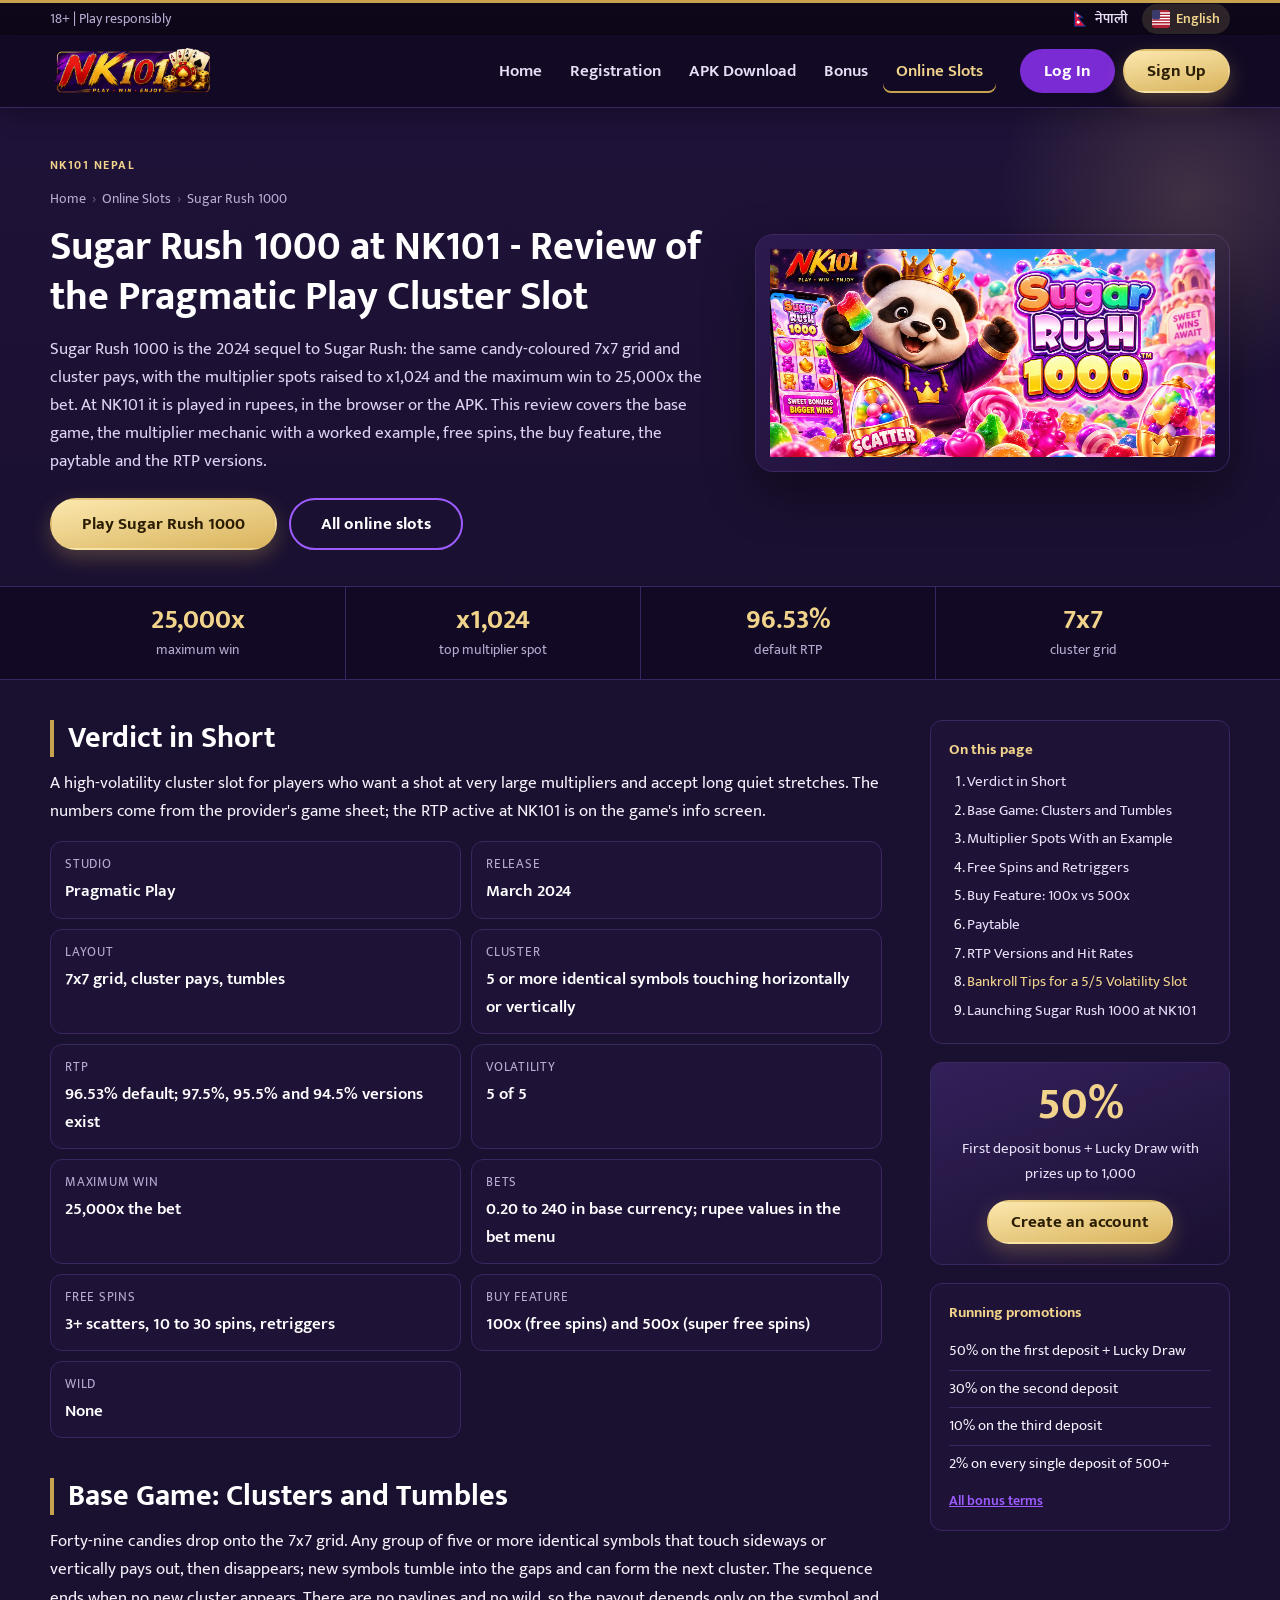
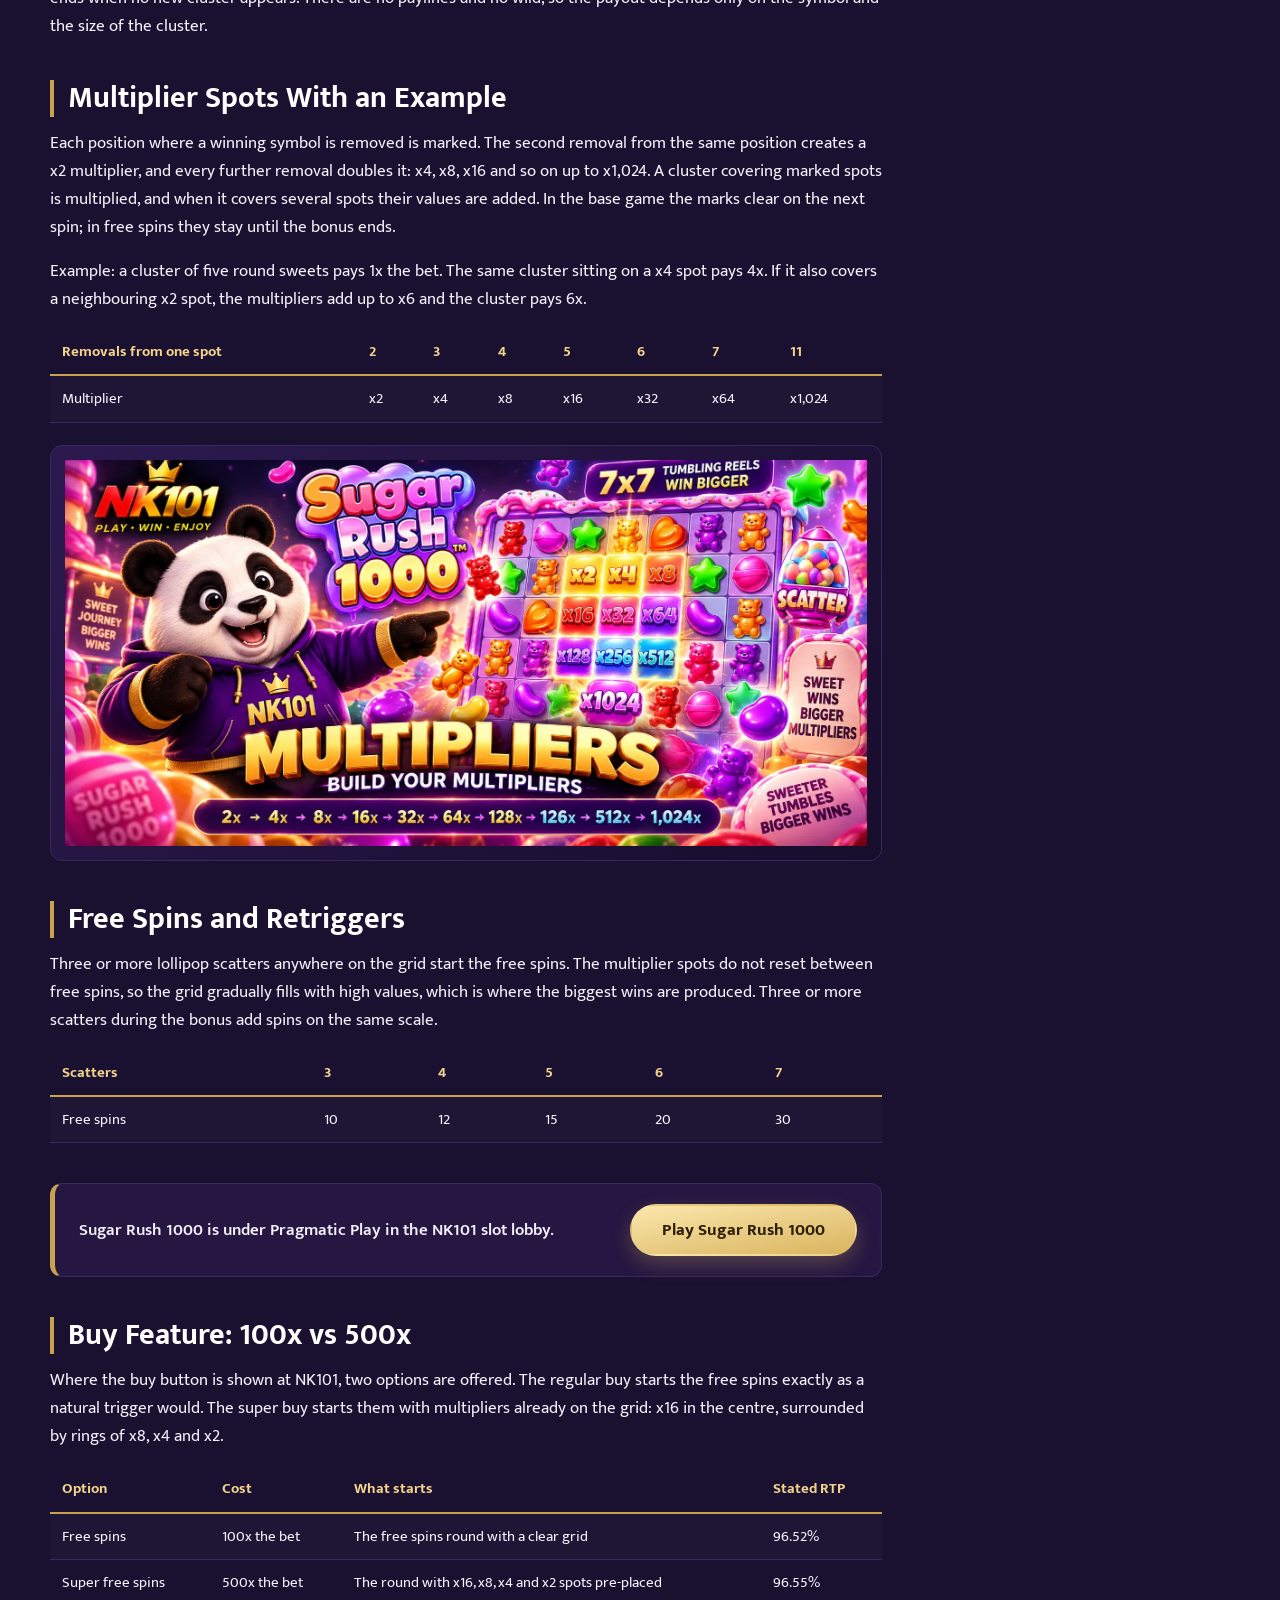
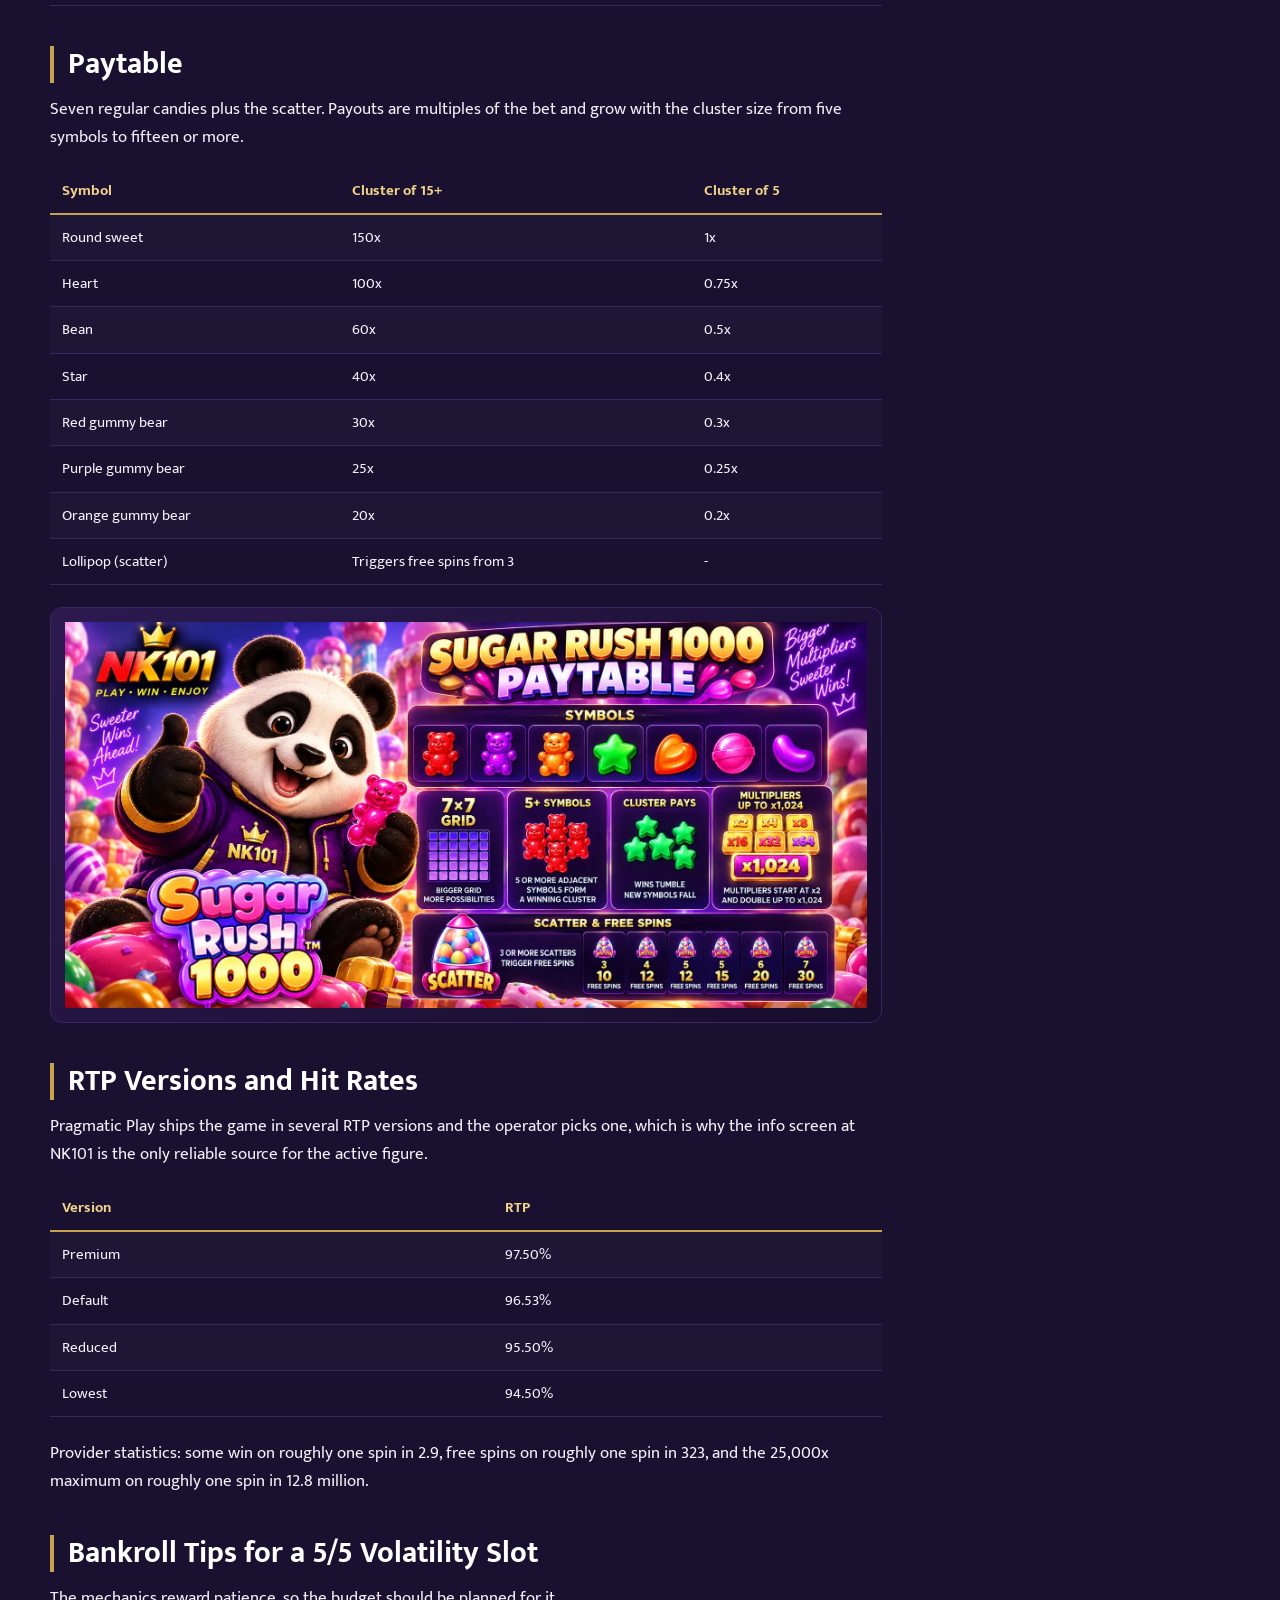
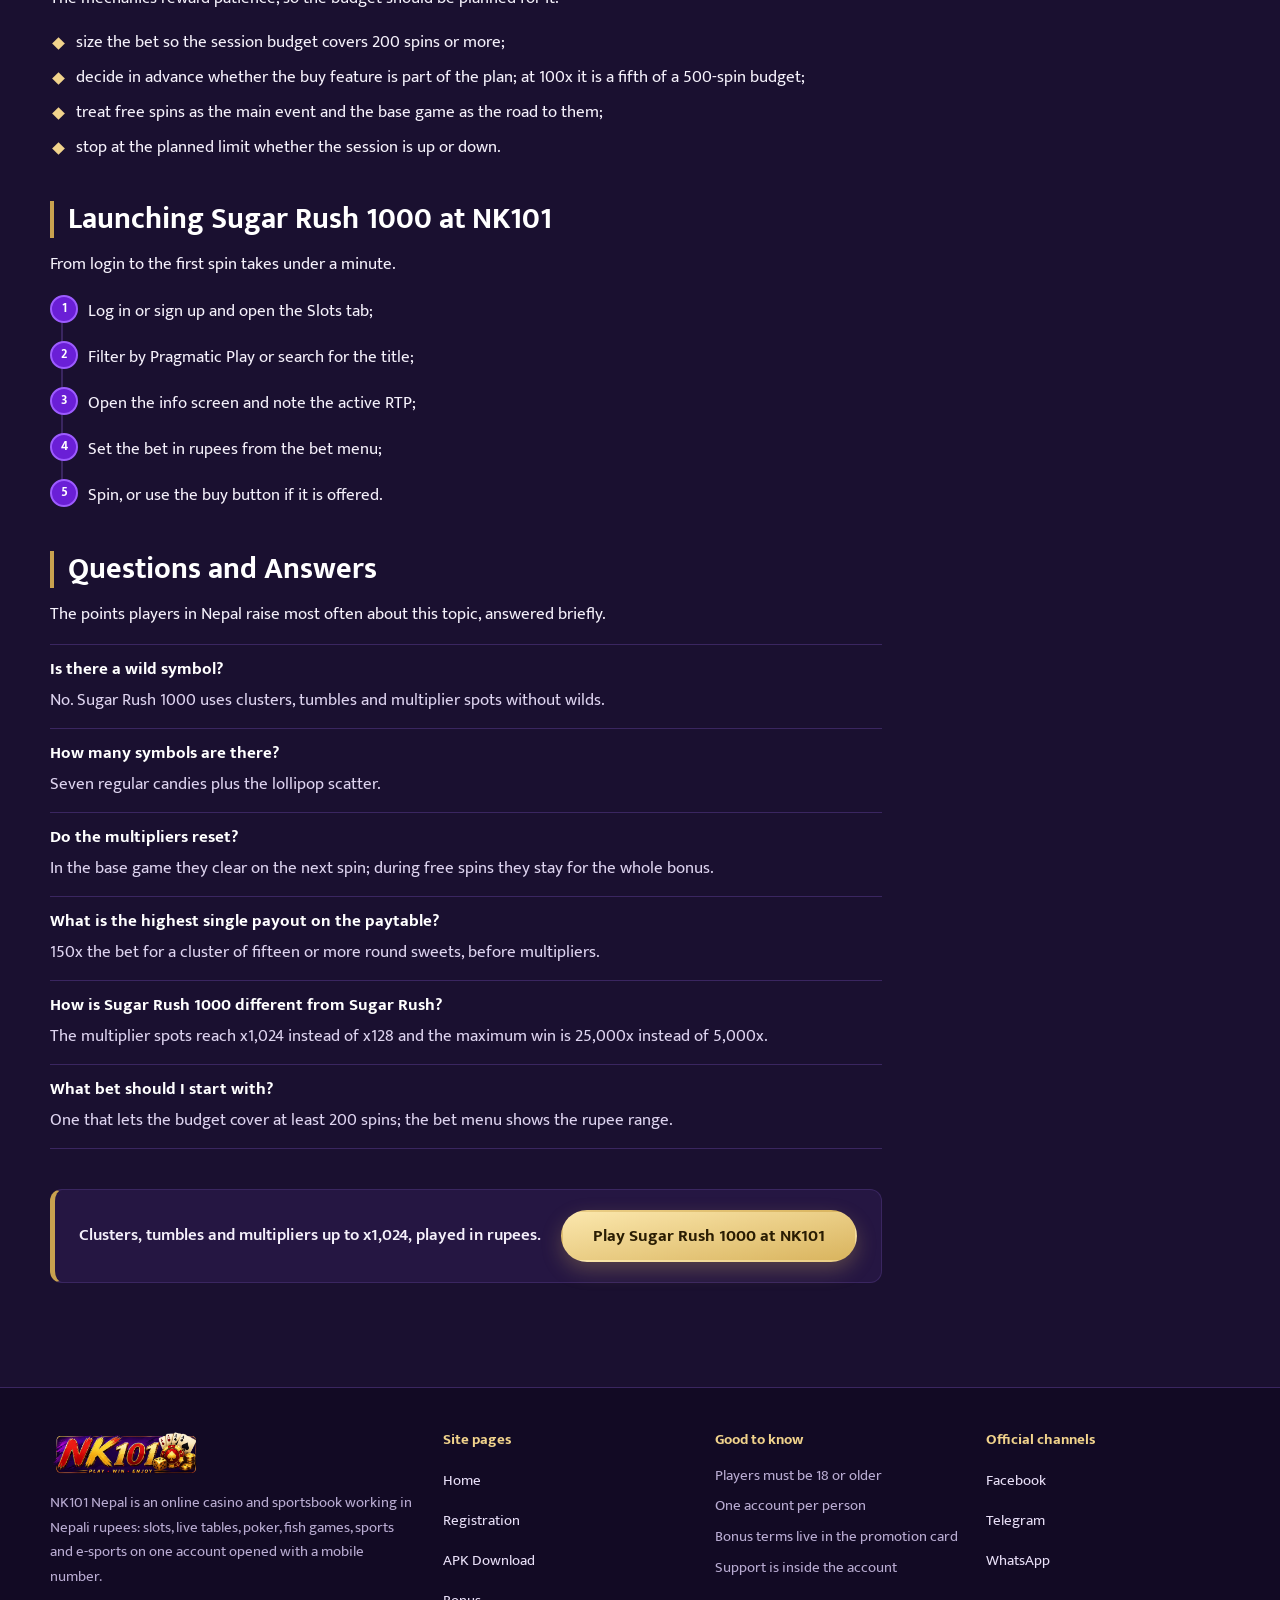
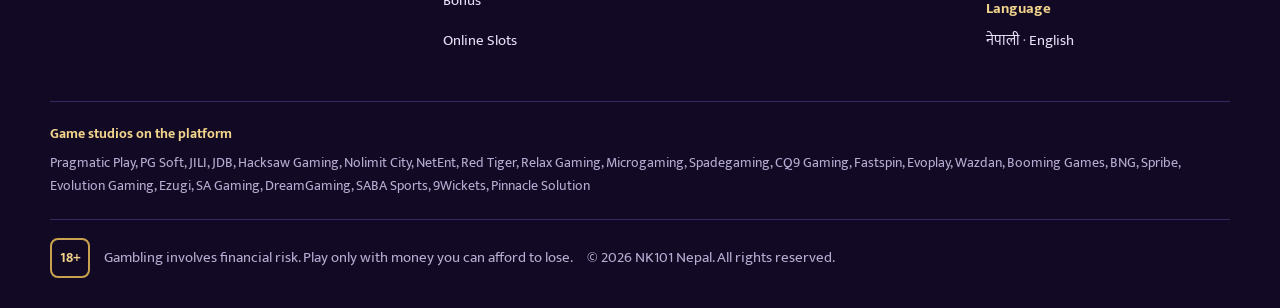
<file: en/online-slots/sugar-rush-1000/index.html>
<!DOCTYPE html>
<html lang="en" data-site="nk101">
<head>
<meta charset="utf-8">
<meta name="viewport" content="width=device-width, initial-scale=1, viewport-fit=cover">
<title>Sugar Rush 1000 at NK101 - Review, Features and RTP for Nepal</title>
<meta name="description" content="Sugar Rush 1000 explained for NK101 players in Nepal: the 7x7 candy cluster grid, multiplier spots that double up to x1,024, free spins with sticky multipliers, the 100x and 500x buy options, RTP versions and the 25,000x maximum.">
<link rel="canonical" href="https://nk101.vercel.app/en/online-slots/sugar-rush-1000/">
<link rel="alternate" hreflang="ne" href="https://nk101.vercel.app/online-slots/sugar-rush-1000/">
<link rel="alternate" hreflang="en" href="https://nk101.vercel.app/en/online-slots/sugar-rush-1000/">
<link rel="alternate" hreflang="x-default" href="https://nk101.vercel.app/online-slots/sugar-rush-1000/">
<meta name="robots" content="index, follow, max-image-preview:large">
<meta name="theme-color" content="#120a24">
<meta property="og:type" content="article">
<meta property="og:site_name" content="NK101 Nepal">
<meta property="og:locale" content="en_US">
<meta property="og:locale:alternate" content="ne_NP">
<meta property="og:title" content="Sugar Rush 1000 at NK101 - Review, Features and RTP for Nepal">
<meta property="og:description" content="Sugar Rush 1000 explained for NK101 players in Nepal: the 7x7 candy cluster grid, multiplier spots that double up to x1,024, free spins with sticky multipliers, the 100x and 500x buy options, RTP versions and the 25,000x maximum.">
<meta property="og:url" content="https://nk101.vercel.app/en/online-slots/sugar-rush-1000/">
<meta property="og:image" content="https://nk101.vercel.app/images/nk101-sugar-rush-1000-hero.webp">
<meta property="og:image:width" content="1280">
<meta property="og:image:height" content="640">
<meta name="twitter:card" content="summary_large_image">
<link rel="icon" type="image/png" sizes="32x32" href="/images/favicon.png">
<link rel="apple-touch-icon" href="/images/icon-180.png">
<link rel="preconnect" href="https://fonts.googleapis.com">
<link rel="preconnect" href="https://fonts.gstatic.com" crossorigin>
<link rel="stylesheet" href="https://fonts.googleapis.com/css2?family=Mukta:wght@400;600;700&display=swap">
<link rel="stylesheet" href="/assets/site.css">
<script type="application/ld+json">{"@context": "https://schema.org", "@type": "WebSite", "@id": "https://nk101.vercel.app/#site", "url": "https://nk101.vercel.app/", "name": "NK101 Nepal", "inLanguage": ["ne", "en"], "publisher": {"@type": "Organization", "@id": "https://nk101.vercel.app/#org", "name": "NK101", "url": "https://nk101.vercel.app/", "logo": "https://nk101.vercel.app/images/logo-nk101.webp", "sameAs": ["https://www.facebook.com/profile.php?id=61592459762964", "https://t.me/nk101channel", "https://www.whatsapp.com/channel/0029VbD0jE790x2sHs5jem3N"]}}</script>
<script type="application/ld+json">{"@context": "https://schema.org", "@type": "WebPage", "@id": "https://nk101.vercel.app/en/online-slots/sugar-rush-1000/", "url": "https://nk101.vercel.app/en/online-slots/sugar-rush-1000/", "name": "Sugar Rush 1000 at NK101 - Review, Features and RTP for Nepal", "description": "Sugar Rush 1000 explained for NK101 players in Nepal: the 7x7 candy cluster grid, multiplier spots that double up to x1,024, free spins with sticky multipliers, the 100x and 500x buy options, RTP versions and the 25,000x maximum.", "inLanguage": "en", "isPartOf": {"@id": "https://nk101.vercel.app/#site"}, "image": "https://nk101.vercel.app/images/nk101-sugar-rush-1000-hero.webp", "dateModified": "2026-09-21", "breadcrumb": {"@type": "BreadcrumbList", "itemListElement": [{"@type": "ListItem", "position": 1, "name": "Home", "item": "https://nk101.vercel.app/en/"}, {"@type": "ListItem", "position": 2, "name": "Online Slots", "item": "https://nk101.vercel.app/en/online-slots/"}, {"@type": "ListItem", "position": 3, "name": "Sugar Rush 1000", "item": "https://nk101.vercel.app/en/online-slots/sugar-rush-1000/"}]}, "about": {"@type": "VideoGame", "name": "Sugar Rush 1000", "genre": "Slot", "author": {"@type": "Organization", "name": "Pragmatic Play"}, "gamePlatform": ["Web browser", "Android"]}}</script>
<script type="application/ld+json">{"@context": "https://schema.org", "@type": "FAQPage", "mainEntity": [{"@type": "Question", "name": "Is there a wild symbol?", "acceptedAnswer": {"@type": "Answer", "text": "No. Sugar Rush 1000 uses clusters, tumbles and multiplier spots without wilds."}}, {"@type": "Question", "name": "How many symbols are there?", "acceptedAnswer": {"@type": "Answer", "text": "Seven regular candies plus the lollipop scatter."}}, {"@type": "Question", "name": "Do the multipliers reset?", "acceptedAnswer": {"@type": "Answer", "text": "In the base game they clear on the next spin; during free spins they stay for the whole bonus."}}, {"@type": "Question", "name": "What is the highest single payout on the paytable?", "acceptedAnswer": {"@type": "Answer", "text": "150x the bet for a cluster of fifteen or more round sweets, before multipliers."}}, {"@type": "Question", "name": "How is Sugar Rush 1000 different from Sugar Rush?", "acceptedAnswer": {"@type": "Answer", "text": "The multiplier spots reach x1,024 instead of x128 and the maximum win is 25,000x instead of 5,000x."}}, {"@type": "Question", "name": "What bet should I start with?", "acceptedAnswer": {"@type": "Answer", "text": "One that lets the budget cover at least 200 spins; the bet menu shows the rupee range."}}]}</script>
</head>
<body>
<a class="nk-skip" href="#content">Skip to main content</a>

<header class="nk-header">
  <div class="nk-topbar">
    <div class="nk-wrap nk-topbar__in">
      <span class="nk-topbar__note">18+ | Play responsibly</span>
      <div class="nk-langs" aria-label="Language">
          <a href="/online-slots/sugar-rush-1000/" hreflang="ne" lang="ne"><svg viewBox="0 0 20 20" width="18" height="18" aria-hidden="true"><path d="M4 1.5 13.5 8.6H8L16 18H4z" fill="#dc143c" stroke="#003893" stroke-width="1.1" stroke-linejoin="round"/><circle cx="7.2" cy="6.3" r="1.2" fill="#fff"/><circle cx="8" cy="13.6" r="1.6" fill="#fff"/></svg><span>नेपाली</span></a>
          <a href="/en/online-slots/sugar-rush-1000/" hreflang="en" lang="en" class="is-current"><svg viewBox="0 0 20 20" width="18" height="18" aria-hidden="true"><rect width="20" height="20" rx="3" fill="#b22234"/><path d="M0 3.3h20M0 6.4h20M0 9.5h20M0 12.6h20M0 15.7h20" stroke="#fff" stroke-width="1.5"/><rect width="9" height="10.5" rx="2" fill="#3c3b6e"/></svg><span>English</span></a>
      </div>
    </div>
  </div>
  <div class="nk-bar">
    <div class="nk-wrap nk-bar__in">
      <a class="nk-logo" href="/en/"><img src="/images/logo-nk101.webp" width="200" height="62" alt="NK101" onerror="this.outerHTML='<b class=nk-logo__text>NK101</b>'"></a>
      <nav class="nk-nav" id="nk-nav" aria-label="Site navigation">
        <a href="/en/">Home</a>
        <a href="/en/registration/">Registration</a>
        <a href="/en/apk-download/">APK Download</a>
        <a href="/en/bonus/">Bonus</a>
        <a href="/en/online-slots/" aria-current="page">Online Slots</a>
        <div class="nk-nav__auth">
          <a class="nk-btn nk-btn--ghost" href="/go/" rel="nofollow">Log In</a>
          <a class="nk-btn nk-btn--gold" href="/go/" rel="nofollow">Sign Up</a>
        </div>
      </nav>
      <div class="nk-auth">
        <a class="nk-btn nk-btn--ghost" href="/go/" rel="nofollow">Log In</a>
        <a class="nk-btn nk-btn--gold" href="/go/" rel="nofollow">Sign Up</a>
      </div>
      <button class="nk-menu-btn" type="button" data-nav-toggle aria-controls="nk-nav" aria-expanded="false"><span class="nk-menu-btn__bars" aria-hidden="true"></span><span>Menu</span></button>
    </div>
  </div>
</header>

<main id="content">
  <section class="nk-hero">
    <div class="nk-wrap nk-hero__grid">
      <div class="nk-hero__copy">
        <p class="nk-eyebrow">NK101 Nepal</p>
        <div class="nk-crumbs"><a href="/en/">Home</a><span class="nk-crumbs__sep">›</span><a href="/en/online-slots/">Online Slots</a><span class="nk-crumbs__sep">›</span><span>Sugar Rush 1000</span></div>
        <h1>Sugar Rush 1000 at NK101 - Review of the Pragmatic Play Cluster Slot</h1>
        <p class="nk-lead">Sugar Rush 1000 is the 2024 sequel to Sugar Rush: the same candy-coloured 7x7 grid and cluster pays, with the multiplier spots raised to x1,024 and the maximum win to 25,000x the bet. At NK101 it is played in rupees, in the browser or the APK. This review covers the base game, the multiplier mechanic with a worked example, free spins, the buy feature, the paytable and the RTP versions.</p>
        <div class="nk-hero__cta">
          <a class="nk-btn nk-btn--gold nk-btn--big" href="/go/" rel="nofollow">Play Sugar Rush 1000</a>
          <a class="nk-btn nk-btn--line nk-btn--big" href="/en/online-slots/">All online slots</a>
        </div>
      </div>
      <figure class="nk-hero__media"><img src="/images/nk101-sugar-rush-1000-hero.webp" width="1280" height="640" alt="Sugar Rush 1000 by Pragmatic Play in the NK101 lobby" fetchpriority="high"></figure>
    </div>
  </section>

  <section class="nk-facts" aria-label="Key facts">
    <div class="nk-wrap nk-facts__grid">
      <div class="nk-tile"><span class="nk-tile__v">25,000x</span><span class="nk-tile__l">maximum win</span></div>
      <div class="nk-tile"><span class="nk-tile__v">x1,024</span><span class="nk-tile__l">top multiplier spot</span></div>
      <div class="nk-tile"><span class="nk-tile__v">96.53%</span><span class="nk-tile__l">default RTP</span></div>
      <div class="nk-tile"><span class="nk-tile__v">7x7</span><span class="nk-tile__l">cluster grid</span></div>
    </div>
  </section>

  <div class="nk-wrap nk-layout">
    <article class="nk-article">

<section id="verdict">
<h2>Verdict in Short</h2>
<p>A high-volatility cluster slot for players who want a shot at very large multipliers and accept long quiet stretches. The numbers come from the provider's game sheet; the RTP active at NK101 is on the game's info screen.</p>
<dl class="nk-specs">
  <div><dt>Studio</dt><dd>Pragmatic Play</dd></div>
  <div><dt>Release</dt><dd>March 2024</dd></div>
  <div><dt>Layout</dt><dd>7x7 grid, cluster pays, tumbles</dd></div>
  <div><dt>Cluster</dt><dd>5 or more identical symbols touching horizontally or vertically</dd></div>
  <div><dt>RTP</dt><dd>96.53% default; 97.5%, 95.5% and 94.5% versions exist</dd></div>
  <div><dt>Volatility</dt><dd>5 of 5</dd></div>
  <div><dt>Maximum win</dt><dd>25,000x the bet</dd></div>
  <div><dt>Bets</dt><dd>0.20 to 240 in base currency; rupee values in the bet menu</dd></div>
  <div><dt>Free spins</dt><dd>3+ scatters, 10 to 30 spins, retriggers</dd></div>
  <div><dt>Buy feature</dt><dd>100x (free spins) and 500x (super free spins)</dd></div>
  <div><dt>Wild</dt><dd>None</dd></div>
</dl>
</section>

<section id="base-game">
<h2>Base Game: Clusters and Tumbles</h2>
<p>Forty-nine candies drop onto the 7x7 grid. Any group of five or more identical symbols that touch sideways or vertically pays out, then disappears; new symbols tumble into the gaps and can form the next cluster. The sequence ends when no new cluster appears. There are no paylines and no wild, so the payout depends only on the symbol and the size of the cluster.</p>
</section>

<section id="multiplier-spots">
<h2>Multiplier Spots With an Example</h2>
<p>Each position where a winning symbol is removed is marked. The second removal from the same position creates a x2 multiplier, and every further removal doubles it: x4, x8, x16 and so on up to x1,024. A cluster covering marked spots is multiplied, and when it covers several spots their values are added. In the base game the marks clear on the next spin; in free spins they stay until the bonus ends.</p>
<p>Example: a cluster of five round sweets pays 1x the bet. The same cluster sitting on a x4 spot pays 4x. If it also covers a neighbouring x2 spot, the multipliers add up to x6 and the cluster pays 6x.</p>
<div class="nk-scroll"><table class="nk-table">
  <thead><tr><th scope="col">Removals from one spot</th><th scope="col">2</th><th scope="col">3</th><th scope="col">4</th><th scope="col">5</th><th scope="col">6</th><th scope="col">7</th><th scope="col">11</th></tr></thead>
  <tbody>
    <tr><td>Multiplier</td><td>x2</td><td>x4</td><td>x8</td><td>x16</td><td>x32</td><td>x64</td><td>x1,024</td></tr>
  </tbody>
</table></div>
<figure class="nk-figure"><img src="/images/nk101-sugar-rush-1000-multipliers.webp" width="960" height="480" alt="Sugar Rush 1000 multiplier spots doubling from x2 to x1,024" loading="lazy" decoding="async"></figure>
</section>

<section id="free-spins">
<h2>Free Spins and Retriggers</h2>
<p>Three or more lollipop scatters anywhere on the grid start the free spins. The multiplier spots do not reset between free spins, so the grid gradually fills with high values, which is where the biggest wins are produced. Three or more scatters during the bonus add spins on the same scale.</p>
<div class="nk-scroll"><table class="nk-table">
  <thead><tr><th scope="col">Scatters</th><th scope="col">3</th><th scope="col">4</th><th scope="col">5</th><th scope="col">6</th><th scope="col">7</th></tr></thead>
  <tbody>
    <tr><td>Free spins</td><td>10</td><td>12</td><td>15</td><td>20</td><td>30</td></tr>
  </tbody>
</table></div>
</section>

<div class="nk-promo"><p class="nk-promo__text">Sugar Rush 1000 is under Pragmatic Play in the NK101 slot lobby.</p><a class="nk-btn nk-btn--gold nk-btn--big" href="/go/" rel="nofollow">Play Sugar Rush 1000</a></div>

<section id="buy">
<h2>Buy Feature: 100x vs 500x</h2>
<p>Where the buy button is shown at NK101, two options are offered. The regular buy starts the free spins exactly as a natural trigger would. The super buy starts them with multipliers already on the grid: x16 in the centre, surrounded by rings of x8, x4 and x2.</p>
<div class="nk-scroll"><table class="nk-table">
  <thead><tr><th scope="col">Option</th><th scope="col">Cost</th><th scope="col">What starts</th><th scope="col">Stated RTP</th></tr></thead>
  <tbody>
    <tr><td>Free spins</td><td>100x the bet</td><td>The free spins round with a clear grid</td><td>96.52%</td></tr>
    <tr><td>Super free spins</td><td>500x the bet</td><td>The round with x16, x8, x4 and x2 spots pre-placed</td><td>96.55%</td></tr>
  </tbody>
</table></div>
</section>

<section id="paytable">
<h2>Paytable</h2>
<p>Seven regular candies plus the scatter. Payouts are multiples of the bet and grow with the cluster size from five symbols to fifteen or more.</p>
<div class="nk-scroll"><table class="nk-table">
  <thead><tr><th scope="col">Symbol</th><th scope="col">Cluster of 15+</th><th scope="col">Cluster of 5</th></tr></thead>
  <tbody>
    <tr><td>Round sweet</td><td>150x</td><td>1x</td></tr>
    <tr><td>Heart</td><td>100x</td><td>0.75x</td></tr>
    <tr><td>Bean</td><td>60x</td><td>0.5x</td></tr>
    <tr><td>Star</td><td>40x</td><td>0.4x</td></tr>
    <tr><td>Red gummy bear</td><td>30x</td><td>0.3x</td></tr>
    <tr><td>Purple gummy bear</td><td>25x</td><td>0.25x</td></tr>
    <tr><td>Orange gummy bear</td><td>20x</td><td>0.2x</td></tr>
    <tr><td>Lollipop (scatter)</td><td>Triggers free spins from 3</td><td>-</td></tr>
  </tbody>
</table></div>
<figure class="nk-figure"><img src="/images/nk101-sugar-rush-1000-paytable.webp" width="960" height="480" alt="Sugar Rush 1000 candy symbols and their payouts" loading="lazy" decoding="async"></figure>
</section>

<section id="rtp">
<h2>RTP Versions and Hit Rates</h2>
<p>Pragmatic Play ships the game in several RTP versions and the operator picks one, which is why the info screen at NK101 is the only reliable source for the active figure.</p>
<div class="nk-scroll"><table class="nk-table">
  <thead><tr><th scope="col">Version</th><th scope="col">RTP</th></tr></thead>
  <tbody>
    <tr><td>Premium</td><td>97.50%</td></tr>
    <tr><td>Default</td><td>96.53%</td></tr>
    <tr><td>Reduced</td><td>95.50%</td></tr>
    <tr><td>Lowest</td><td>94.50%</td></tr>
  </tbody>
</table></div>
<p>Provider statistics: some win on roughly one spin in 2.9, free spins on roughly one spin in 323, and the 25,000x maximum on roughly one spin in 12.8 million.</p>
</section>

<section id="bankroll">
<h2>Bankroll Tips for a 5/5 Volatility Slot</h2>
<p>The mechanics reward patience, so the budget should be planned for it.</p>
<ul class="nk-list">
    <li>size the bet so the session budget covers 200 spins or more;</li>
    <li>decide in advance whether the buy feature is part of the plan; at 100x it is a fifth of a 500-spin budget;</li>
    <li>treat free spins as the main event and the base game as the road to them;</li>
    <li>stop at the planned limit whether the session is up or down.</li>
</ul>
</section>

<section id="launch">
<h2>Launching Sugar Rush 1000 at NK101</h2>
<p>From login to the first spin takes under a minute.</p>
<ol class="nk-timeline">
    <li>Log in or sign up and open the Slots tab;</li>
    <li>Filter by Pragmatic Play or search for the title;</li>
    <li>Open the info screen and note the active RTP;</li>
    <li>Set the bet in rupees from the bet menu;</li>
    <li>Spin, or use the buy button if it is offered.</li>
</ol>
</section>

      <section id="faq" class="nk-faq">
        <h2>Questions and Answers</h2>
        <p>The points players in Nepal raise most often about this topic, answered briefly.</p>
      <div class="nk-qa"><h3>Is there a wild symbol?</h3><p>No. Sugar Rush 1000 uses clusters, tumbles and multiplier spots without wilds.</p></div>
      <div class="nk-qa"><h3>How many symbols are there?</h3><p>Seven regular candies plus the lollipop scatter.</p></div>
      <div class="nk-qa"><h3>Do the multipliers reset?</h3><p>In the base game they clear on the next spin; during free spins they stay for the whole bonus.</p></div>
      <div class="nk-qa"><h3>What is the highest single payout on the paytable?</h3><p>150x the bet for a cluster of fifteen or more round sweets, before multipliers.</p></div>
      <div class="nk-qa"><h3>How is Sugar Rush 1000 different from Sugar Rush?</h3><p>The multiplier spots reach x1,024 instead of x128 and the maximum win is 25,000x instead of 5,000x.</p></div>
      <div class="nk-qa"><h3>What bet should I start with?</h3><p>One that lets the budget cover at least 200 spins; the bet menu shows the rupee range.</p></div>
      </section>
      <div class="nk-promo nk-promo--end"><p class="nk-promo__text">Clusters, tumbles and multipliers up to x1,024, played in rupees.</p><a class="nk-btn nk-btn--gold nk-btn--big" href="/go/" rel="nofollow">Play Sugar Rush 1000 at NK101</a></div>
    </article>

    <aside class="nk-side">
      <div class="nk-side__box nk-side__toc">
        <p class="nk-side__title">On this page</p>
        <ol data-toc>
          <li><a href="#verdict">Verdict in Short</a></li>
          <li><a href="#base-game">Base Game: Clusters and Tumbles</a></li>
          <li><a href="#multiplier-spots">Multiplier Spots With an Example</a></li>
          <li><a href="#free-spins">Free Spins and Retriggers</a></li>
          <li><a href="#buy">Buy Feature: 100x vs 500x</a></li>
          <li><a href="#paytable">Paytable</a></li>
          <li><a href="#rtp">RTP Versions and Hit Rates</a></li>
          <li><a href="#bankroll">Bankroll Tips for a 5/5 Volatility Slot</a></li>
          <li><a href="#launch">Launching Sugar Rush 1000 at NK101</a></li>
        </ol>
      </div>
      <div class="nk-side__cta">
        <span class="nk-side__big">50%</span>
        <p>First deposit bonus + Lucky Draw with prizes up to 1,000</p>
        <a class="nk-btn nk-btn--gold" href="/go/" rel="nofollow">Create an account</a>
      </div>
      <div class="nk-side__box">
        <p class="nk-side__title">Running promotions</p>
        <ul class="nk-side__list">
          <li>50% on the first deposit + Lucky Draw</li>
          <li>30% on the second deposit</li>
          <li>10% on the third deposit</li>
          <li>2% on every single deposit of 500+</li>
        </ul>
        <a class="nk-side__more" href="/en/bonus/">All bonus terms</a>
      </div>
    </aside>
  </div>
</main>

<footer class="nk-footer">
  <div class="nk-wrap nk-footer__grid">
    <div class="nk-footer__col nk-footer__brand">
      <img src="/images/logo-nk101.webp" width="160" height="50" alt="NK101" loading="lazy" onerror="this.outerHTML='<b class=nk-logo__text>NK101</b>'">
      <p>NK101 Nepal is an online casino and sportsbook working in Nepali rupees: slots, live tables, poker, fish games, sports and e-sports on one account opened with a mobile number.</p>
    </div>
    <div class="nk-footer__col">
      <p class="nk-footer__h">Site pages</p>
      <ul>
          <li><a href="/en/">Home</a></li>
          <li><a href="/en/registration/">Registration</a></li>
          <li><a href="/en/apk-download/">APK Download</a></li>
          <li><a href="/en/bonus/">Bonus</a></li>
          <li><a href="/en/online-slots/">Online Slots</a></li>
      </ul>
    </div>
    <div class="nk-footer__col">
      <p class="nk-footer__h">Good to know</p>
      <ul class="nk-footer__plain">
          <li>Players must be 18 or older</li>
          <li>One account per person</li>
          <li>Bonus terms live in the promotion card</li>
          <li>Support is inside the account</li>
      </ul>
    </div>
    <div class="nk-footer__col">
      <p class="nk-footer__h">Official channels</p>
      <ul>
          <li><a href="https://www.facebook.com/profile.php?id=61592459762964" rel="nofollow noopener" target="_blank">Facebook</a></li>
          <li><a href="https://t.me/nk101channel" rel="nofollow noopener" target="_blank">Telegram</a></li>
          <li><a href="https://www.whatsapp.com/channel/0029VbD0jE790x2sHs5jem3N" rel="nofollow noopener" target="_blank">WhatsApp</a></li>
      </ul>
      <p class="nk-footer__h">Language</p>
      <p class="nk-footer__langs"><a href="/online-slots/sugar-rush-1000/" hreflang="ne" lang="ne">नेपाली</a> · <a href="/en/online-slots/sugar-rush-1000/" hreflang="en" lang="en">English</a></p>
    </div>
  </div>
  <div class="nk-wrap nk-footer__studios">
    <p class="nk-footer__h">Game studios on the platform</p>
    <p>Pragmatic Play, PG Soft, JILI, JDB, Hacksaw Gaming, Nolimit City, NetEnt, Red Tiger, Relax Gaming, Microgaming, Spadegaming, CQ9 Gaming, Fastspin, Evoplay, Wazdan, Booming Games, BNG, Spribe, Evolution Gaming, Ezugi, SA Gaming, DreamGaming, SABA Sports, 9Wickets, Pinnacle Solution</p>
  </div>
  <div class="nk-wrap nk-footer__bottom">
    <span class="nk-age">18+</span>
    <p>Gambling involves financial risk. Play only with money you can afford to lose.</p>
    <p>© 2026 NK101 Nepal. All rights reserved.</p>
  </div>
</footer>

<div class="nk-dock">
  <a class="nk-dock__login" href="/go/" rel="nofollow">Log In</a>
  <a class="nk-btn nk-btn--gold" href="/go/" rel="nofollow">Sign Up</a>
</div>
<button class="nk-top" type="button" data-top aria-label="Back to top" hidden>↑</button>
<script src="/assets/site.js" defer></script>
</body>
</html>
</file>
<file: assets/site.css>
/* NK101 Nepal - site.css */
:root{
  --nk-bg:#1a1030;--nk-bg2:#120a24;--nk-card:#251642;--nk-card2:#1e1237;
  --nk-accent:#9d5cff;--nk-accent2:#6a1fd6;--nk-gold:#f1d38c;--nk-gold2:#c9a24f;
  --nk-text:#f5f1fb;--nk-muted:#b8abd1;--nk-line:#3a2660;--nk-ok:#4cc27a;
  --nk-r:12px;--nk-font:"Mukta","Segoe UI",Roboto,Arial,sans-serif;--nk-bar:72px
}
*{box-sizing:border-box}
html{-webkit-text-size-adjust:100%;scroll-padding-top:calc(var(--nk-bar) + 20px)}
body{margin:0;font-family:var(--nk-font);font-size:17px;line-height:1.65;color:var(--nk-text);background:var(--nk-bg)}
img{max-width:100%;height:auto;display:block}
a{color:var(--nk-accent)}
a:hover{color:#c19bff}
h1,h2,h3{margin:0;color:#fff;line-height:1.25}
p{margin:0 0 16px}
.nk-wrap{width:min(1180px,100% - 40px);margin:0 auto}
.nk-skip{position:absolute;top:-60px;left:12px;background:var(--nk-gold);color:#241a02;padding:8px 14px;border-radius:8px;font-weight:700;z-index:99}
.nk-skip:focus{top:12px}

/* buttons */
.nk-btn{display:inline-flex;align-items:center;justify-content:center;min-height:44px;padding:9px 22px;border-radius:999px;font-weight:700;text-decoration:none;line-height:1.2;white-space:nowrap;border:2px solid transparent;transition:background .15s,border-color .15s,color .15s,transform .15s}
.nk-btn:active{transform:scale(.98)}
.nk-btn:focus-visible{outline:3px solid #fff;outline-offset:2px}
.nk-btn--gold{background:linear-gradient(170deg,#fbe7ad,#d9b45e);color:#2a1d03;box-shadow:0 8px 20px rgba(217,180,94,.28)}
.nk-btn--gold:hover{background:linear-gradient(170deg,#fff0c0,#e2bf6d);color:#2a1d03}
.nk-btn--ghost{background:#7b2bd4;color:#fff}
.nk-btn--ghost:hover{background:#8d40e6;color:#fff}
.nk-btn--line{background:transparent;color:#fff;border-color:var(--nk-accent)}
.nk-btn--line:hover{background:rgba(157,92,255,.14);color:#fff}
.nk-btn--big{min-height:52px;padding:12px 30px;font-size:1.05rem}

/* header */
.nk-header{position:sticky;top:0;z-index:40;background:var(--nk-bg2);border-top:3px solid var(--nk-gold2)}
.nk-topbar{background:#0d0719;font-size:.85rem;color:var(--nk-muted)}
.nk-topbar__in{display:flex;justify-content:space-between;align-items:center;min-height:32px}
.nk-langs{display:flex;gap:4px}
.nk-langs a{display:inline-flex;align-items:center;gap:6px;padding:4px 10px;border-radius:999px;color:#e8dff7;text-decoration:none;font-weight:600}
.nk-langs a:hover{background:rgba(157,92,255,.14)}
.nk-langs a.is-current{background:rgba(241,211,140,.14);color:var(--nk-gold)}
.nk-bar{border-bottom:1px solid var(--nk-line);box-shadow:0 6px 24px rgba(0,0,0,.3)}
.nk-bar__in{display:flex;align-items:center;gap:24px;min-height:var(--nk-bar)}
.nk-logo{flex:0 0 auto;display:inline-flex;text-decoration:none}
.nk-logo img{width:164px;height:auto}
.nk-logo__text{font-size:1.7rem;font-weight:700;color:var(--nk-gold);letter-spacing:.05em}
.nk-nav{display:flex;align-items:center;gap:2px;margin-left:auto}
.nk-nav a{padding:8px 13px;border-radius:8px;color:#e8dff7;text-decoration:none;font-weight:600}
.nk-nav a:hover{background:rgba(157,92,255,.14);color:#fff}
.nk-nav a[aria-current="page"]{color:var(--nk-gold);box-shadow:inset 0 -2px 0 var(--nk-gold2)}
.nk-nav__auth{display:none}
.nk-auth{display:flex;gap:8px;flex:0 0 auto}
.nk-menu-btn{display:none;align-items:center;gap:8px;background:transparent;border:1px solid var(--nk-line);color:#fff;border-radius:8px;padding:8px 12px;font:inherit;font-weight:600;cursor:pointer}
.nk-menu-btn__bars{width:18px;height:2px;background:#fff;position:relative;display:block}
.nk-menu-btn__bars::before,.nk-menu-btn__bars::after{content:"";position:absolute;left:0;width:18px;height:2px;background:#fff}
.nk-menu-btn__bars::before{top:-6px}
.nk-menu-btn__bars::after{top:6px}

/* hero */
.nk-hero{background:linear-gradient(180deg,#1f1238 0%,var(--nk-bg) 100%);padding:48px 0 36px;position:relative;overflow:hidden}
.nk-hero::after{content:"";position:absolute;right:-120px;top:-120px;width:420px;height:420px;border-radius:50%;background:radial-gradient(circle,rgba(241,211,140,.16),transparent 65%);pointer-events:none}
.nk-hero__grid{display:grid;grid-template-columns:minmax(0,7fr) minmax(0,5fr);gap:40px;align-items:center;position:relative}
.nk-eyebrow{color:var(--nk-gold);font-weight:700;letter-spacing:.12em;text-transform:uppercase;font-size:.78rem;margin:0 0 10px}
.nk-crumbs{font-size:.88rem;color:var(--nk-muted);margin:0 0 12px;display:flex;flex-wrap:wrap;gap:6px;align-items:center}
.nk-crumbs a{color:var(--nk-muted);text-decoration:none}
.nk-crumbs a:hover{color:var(--nk-gold)}
.nk-crumbs__sep{opacity:.5}
.nk-hero h1{font-size:clamp(1.7rem,3.4vw,2.5rem);margin-bottom:14px}
.nk-lead{font-size:1.06rem;color:#ded4f0;margin-bottom:22px}
.nk-hero__cta{display:flex;flex-wrap:wrap;gap:12px}
.nk-hero__media{margin:0;border-radius:18px;overflow:hidden;border:1px solid var(--nk-line);background:linear-gradient(135deg,#2c1a4f,#170d2c);aspect-ratio:2/1;box-shadow:0 20px 50px rgba(0,0,0,.4)}
.nk-hero__media img{width:100%;height:100%;object-fit:cover;color:var(--nk-muted);font-size:.85rem;padding:14px}

/* facts */
.nk-facts{border-top:1px solid var(--nk-line);border-bottom:1px solid var(--nk-line);background:var(--nk-bg2)}
.nk-facts__grid{display:grid;grid-template-columns:repeat(4,1fr)}
.nk-tile{padding:18px 14px;text-align:center;border-left:1px solid var(--nk-line)}
.nk-tile:first-child{border-left:0}
.nk-tile__v{display:block;font-size:1.7rem;font-weight:700;color:var(--nk-gold);line-height:1.1}
.nk-tile__l{display:block;font-size:.86rem;color:var(--nk-muted);margin-top:4px}

/* layout */
.nk-layout{display:grid;grid-template-columns:minmax(0,1fr) 300px;gap:48px;padding:40px 0 64px;align-items:start}
.nk-article,.nk-side{min-width:0}
.nk-article section{margin:0 0 40px;scroll-margin-top:calc(var(--nk-bar) + 24px)}
.nk-article h2{font-size:clamp(1.4rem,2.4vw,1.85rem);margin:0 0 12px;padding-left:14px;border-left:4px solid var(--nk-gold2)}
.nk-article h3{font-size:1.15rem;color:#d9c2ff;margin:22px 0 8px}
.nk-list{list-style:none;padding:0;margin:0 0 18px}
.nk-list li{position:relative;padding-left:26px;margin:7px 0}
.nk-list li::before{content:"";position:absolute;left:4px;top:.62em;width:9px;height:9px;background:var(--nk-gold);transform:rotate(45deg)}
.nk-timeline{list-style:none;padding:0 0 0 30px;margin:0 0 20px;counter-reset:tl;position:relative}
.nk-timeline::before{content:"";position:absolute;left:11px;top:6px;bottom:6px;width:2px;background:var(--nk-line)}
.nk-timeline li{counter-increment:tl;position:relative;margin:0 0 14px;padding:2px 0 2px 8px}
.nk-timeline li::before{content:counter(tl);position:absolute;left:-30px;top:0;width:24px;height:24px;border-radius:50%;background:var(--nk-accent2);border:2px solid var(--nk-accent);color:#fff;font-size:.8rem;font-weight:700;display:flex;align-items:center;justify-content:center}
.nk-scroll{overflow-x:auto;margin:12px 0 22px;-webkit-overflow-scrolling:touch}
.nk-table{width:100%;border-collapse:collapse;min-width:500px;font-size:.96rem}
.nk-table th{text-align:left;padding:10px 12px;color:var(--nk-gold);border-bottom:2px solid var(--nk-gold2);font-weight:700;vertical-align:bottom}
.nk-table td{padding:10px 12px;border-bottom:1px solid var(--nk-line);vertical-align:top}
.nk-table tbody tr:nth-child(odd) td{background:rgba(255,255,255,.025)}
.nk-specs{display:grid;grid-template-columns:1fr 1fr;gap:10px;margin:0 0 22px}
.nk-specs>div{background:var(--nk-card2);border:1px solid var(--nk-line);border-radius:var(--nk-r);padding:12px 14px}
.nk-specs dt{font-size:.8rem;text-transform:uppercase;letter-spacing:.06em;color:var(--nk-muted)}
.nk-specs dd{margin:2px 0 0;font-weight:600;color:#fff}
.nk-figure{margin:20px 0;border-radius:var(--nk-r);overflow:hidden;border:1px solid var(--nk-line);background:linear-gradient(135deg,#2c1a4f,#170d2c);aspect-ratio:2/1}
.nk-figure img{width:100%;height:100%;object-fit:cover;color:var(--nk-muted);font-size:.85rem;padding:14px}
.nk-note{font-size:.9rem;color:var(--nk-muted);margin:-10px 0 20px}
.nk-promo{display:flex;align-items:center;justify-content:space-between;gap:18px;flex-wrap:wrap;margin:0 0 40px;padding:20px 24px;border-radius:var(--nk-r);background:var(--nk-card);border:1px solid var(--nk-line);border-left:5px solid var(--nk-gold2)}
.nk-promo__text{margin:0;font-weight:600;flex:1 1 300px;font-size:1.04rem}
.nk-promo--end{margin-top:10px}
.nk-ladder{display:grid;grid-template-columns:repeat(auto-fit,minmax(150px,1fr));gap:12px;margin:0 0 20px}
.nk-rung{background:linear-gradient(180deg,#2e1b52,#1e1237);border:1px solid var(--nk-line);border-radius:var(--nk-r);padding:16px 12px;text-align:center;display:flex;flex-direction:column;gap:4px}
.nk-rung__step{font-size:.78rem;text-transform:uppercase;letter-spacing:.08em;color:var(--nk-muted)}
.nk-rung__pct{font-size:2.2rem;font-weight:700;color:var(--nk-gold);line-height:1.1}
.nk-rung__cap{font-size:.88rem;color:#e8dff7}
.nk-faq .nk-qa{padding:14px 0;border-top:1px solid var(--nk-line)}
.nk-faq .nk-qa:last-child{border-bottom:1px solid var(--nk-line)}
.nk-faq .nk-qa h3{margin:0 0 6px;color:#fff;font-size:1.05rem}
.nk-faq .nk-qa p{margin:0;color:#ded4f0}

/* sidebar */
.nk-side{position:sticky;top:calc(var(--nk-bar) + 48px);display:flex;flex-direction:column;gap:18px}
.nk-side__box{background:var(--nk-card2);border:1px solid var(--nk-line);border-radius:var(--nk-r);padding:16px 18px}
.nk-side__title{font-weight:700;color:var(--nk-gold);margin:0 0 8px;font-size:.95rem}
.nk-side__toc ol{margin:0;padding:0 0 0 18px;font-size:.93rem}
.nk-side__toc li{margin:4px 0}
.nk-side__toc a{color:#e8dff7;text-decoration:none}
.nk-side__toc a:hover,.nk-side__toc a.is-active{color:var(--nk-gold)}
.nk-side__cta{background:linear-gradient(160deg,#32205a,#1a1030);border:1px solid var(--nk-line);border-radius:var(--nk-r);padding:20px;text-align:center}
.nk-side__big{display:block;font-size:2.8rem;font-weight:700;color:var(--nk-gold);line-height:1}
.nk-side__cta p{margin:8px 0 14px;font-size:.95rem;color:#e8dff7}
.nk-side__list{list-style:none;margin:0;padding:0;font-size:.93rem}
.nk-side__list li{padding:6px 0;border-top:1px solid var(--nk-line)}
.nk-side__list li:first-child{border-top:0}
.nk-side__list a{color:#e8dff7;text-decoration:none}
.nk-side__list a:hover{color:var(--nk-gold)}
.nk-side__more{display:inline-block;margin-top:8px;font-size:.9rem;font-weight:600}

/* footer */
.nk-footer{background:var(--nk-bg2);border-top:1px solid var(--nk-line);padding:40px 0 30px;color:var(--nk-muted);font-size:.93rem}
.nk-footer__grid{display:grid;grid-template-columns:1.5fr 1fr 1fr 1fr;gap:28px}
.nk-footer__brand img{width:150px;margin-bottom:12px}
.nk-footer__h{color:var(--nk-gold);font-weight:700;margin:0 0 8px}
.nk-footer ul{list-style:none;margin:0 0 16px;padding:0}
.nk-footer li{margin:0}
.nk-footer__col a{color:#e8dff7;text-decoration:none;display:inline-block;padding:5px 0;min-height:40px;line-height:30px}
.nk-footer__col a:hover{color:var(--nk-gold)}
.nk-footer__plain li{padding:5px 0;line-height:1.4}
.nk-footer__langs a{padding:0;min-height:0;line-height:inherit}
.nk-footer__studios{margin-top:24px;padding-top:20px;border-top:1px solid var(--nk-line);font-size:.88rem}
.nk-footer__studios p{margin:0 0 6px}
.nk-footer__bottom{margin-top:22px;padding-top:18px;border-top:1px solid var(--nk-line);display:flex;align-items:center;gap:14px;flex-wrap:wrap}
.nk-footer__bottom p{margin:0}
.nk-age{display:inline-flex;align-items:center;justify-content:center;width:40px;height:40px;border-radius:8px;border:2px solid var(--nk-gold2);color:var(--nk-gold);font-weight:700;font-size:.85rem}

/* dock and top */
.nk-dock{display:none}
.nk-top{position:fixed;right:16px;bottom:16px;width:44px;height:44px;border-radius:50%;border:1px solid var(--nk-line);background:var(--nk-card);color:#fff;font-size:1.2rem;cursor:pointer;z-index:30;box-shadow:0 6px 18px rgba(0,0,0,.35)}
.nk-top[hidden]{display:none}

/* responsive */
@media (max-width:1024px){
  .nk-layout{grid-template-columns:minmax(0,1fr);gap:28px}
  .nk-side{position:static;order:2}
  .nk-side__toc{display:none}
  .nk-nav{display:none;position:absolute;left:0;right:0;top:100%;flex-direction:column;align-items:stretch;background:var(--nk-bg2);border-bottom:1px solid var(--nk-line);padding:10px 20px 16px;box-shadow:0 20px 40px rgba(0,0,0,.4)}
  .nk-nav.is-open{display:flex}
  .nk-nav a{padding:12px 10px;font-size:1.05rem}
  .nk-nav__auth{display:flex;gap:10px;margin-top:10px}
  .nk-nav__auth .nk-btn{flex:1}
  .nk-auth{display:none}
  .nk-menu-btn{display:inline-flex;margin-left:auto}
  .nk-bar__in{position:relative}
  .nk-footer__grid{grid-template-columns:1fr 1fr}
}
@media (max-width:720px){
  body{font-size:16px}
  .nk-wrap{width:calc(100% - 32px)}
  .nk-topbar__note{display:none}
  .nk-topbar__in{justify-content:flex-end}
  .nk-hero{padding:28px 0 24px}
  .nk-hero__grid{grid-template-columns:1fr;gap:22px}
  .nk-hero__media{order:-1}
  .nk-facts__grid{grid-template-columns:repeat(2,1fr)}
  .nk-tile:nth-child(3){border-left:0}
  .nk-tile{border-top:1px solid var(--nk-line)}
  .nk-tile:nth-child(-n+2){border-top:0}
  .nk-layout{padding:28px 0 90px}
  .nk-specs{grid-template-columns:1fr}
  .nk-footer{padding-bottom:96px}
  .nk-footer__grid{grid-template-columns:1fr}
  .nk-dock{display:flex;position:fixed;left:0;right:0;bottom:0;z-index:35;align-items:center;gap:14px;padding:10px 16px calc(10px + env(safe-area-inset-bottom));background:rgba(13,7,25,.96);border-top:1px solid var(--nk-line)}
  .nk-dock .nk-btn{flex:1;min-height:48px}
  .nk-dock__login{color:#fff;font-weight:700;text-decoration:none;padding:10px 6px}
  .nk-top{bottom:84px}
}
@media (max-width:420px){
  :root{--nk-bar:60px}
  .nk-wrap{width:calc(100% - 24px)}
  .nk-logo img{width:126px}
  .nk-menu-btn span:last-child{display:none}
  .nk-hero h1{font-size:1.45rem}
  .nk-lead{font-size:.97rem}
  .nk-hero__cta .nk-btn{width:100%}
  .nk-tile__v{font-size:1.35rem}
  .nk-article h2{font-size:1.28rem;padding-left:10px}
  .nk-promo{padding:16px}
  .nk-promo .nk-btn{width:100%}
  .nk-ladder{grid-template-columns:1fr 1fr;gap:8px}
  .nk-rung__pct{font-size:1.7rem}
  .nk-table{font-size:.9rem}
  .nk-table th,.nk-table td{padding:8px 9px}
  .nk-side__big{font-size:2.2rem}
  .nk-footer__bottom{flex-direction:column;align-items:flex-start;gap:8px}
}
@media (prefers-reduced-motion:reduce){.nk-btn{transition:none}}
</file>
